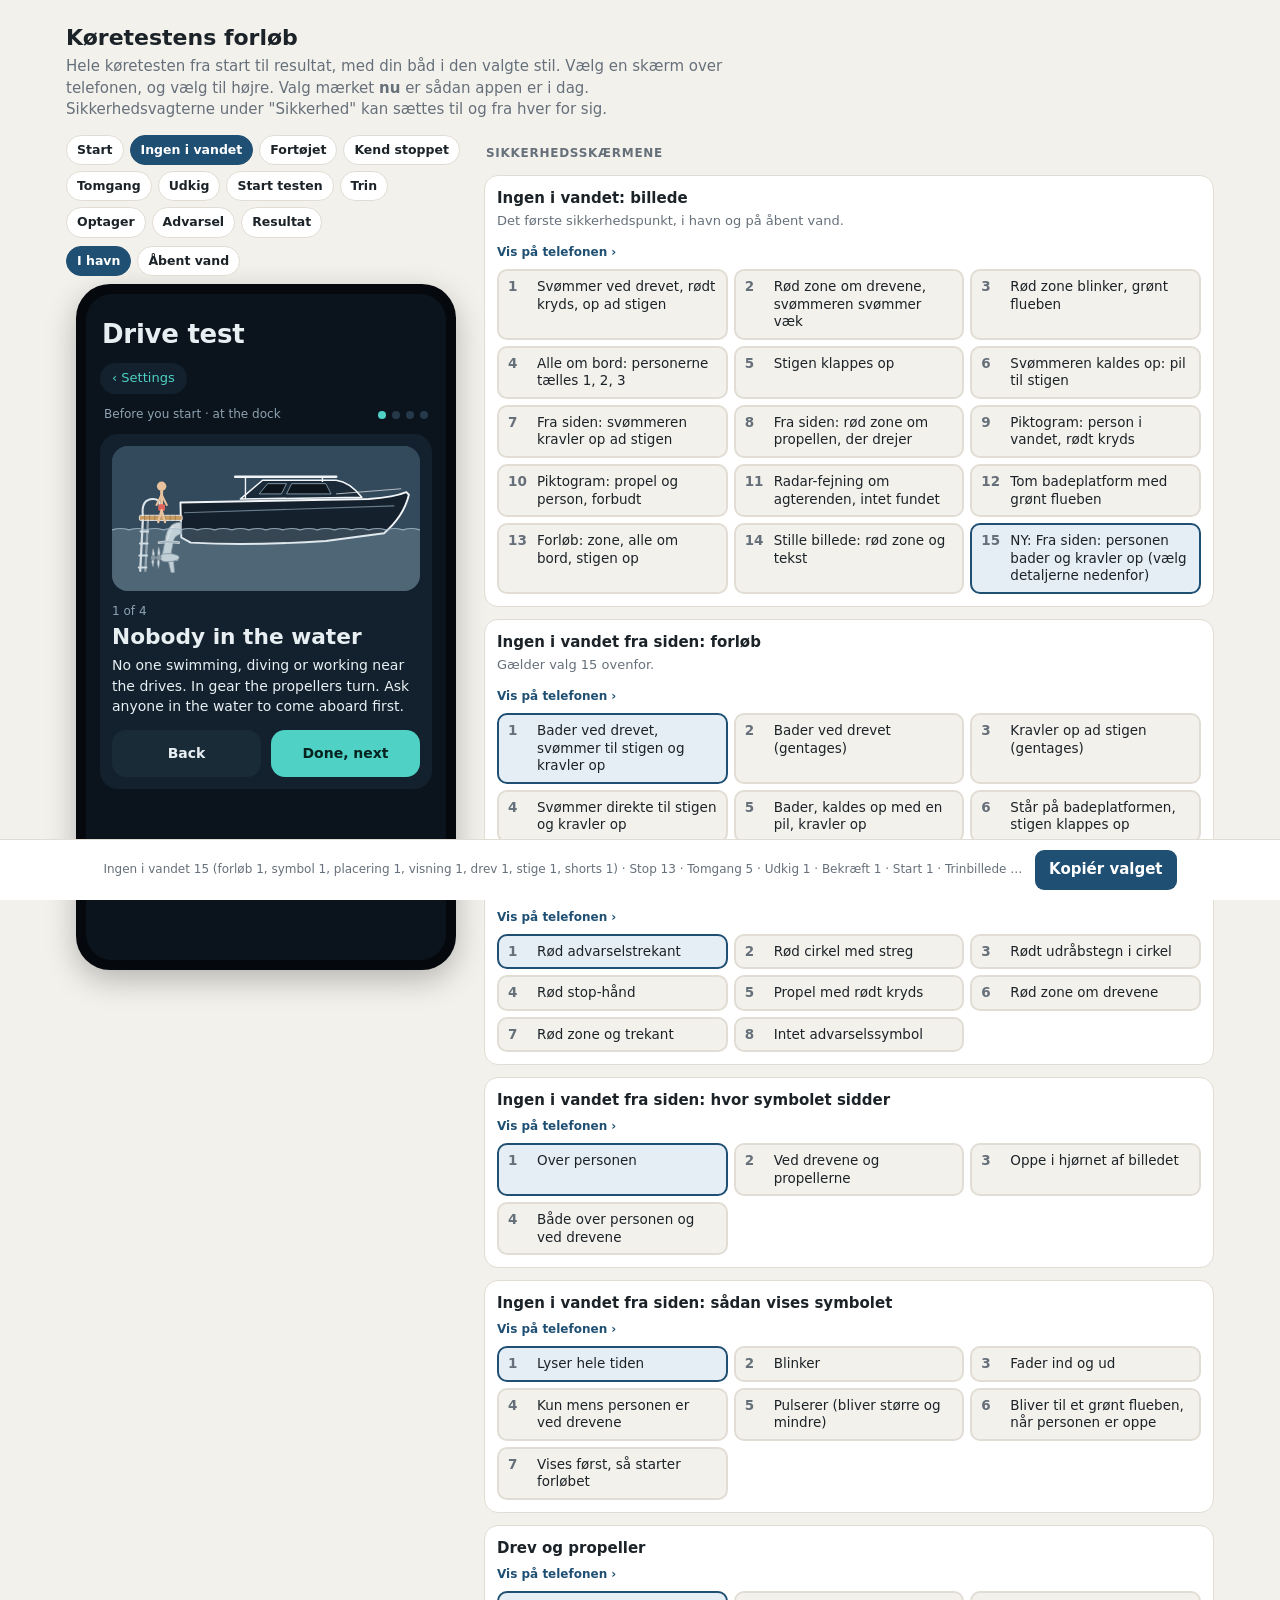
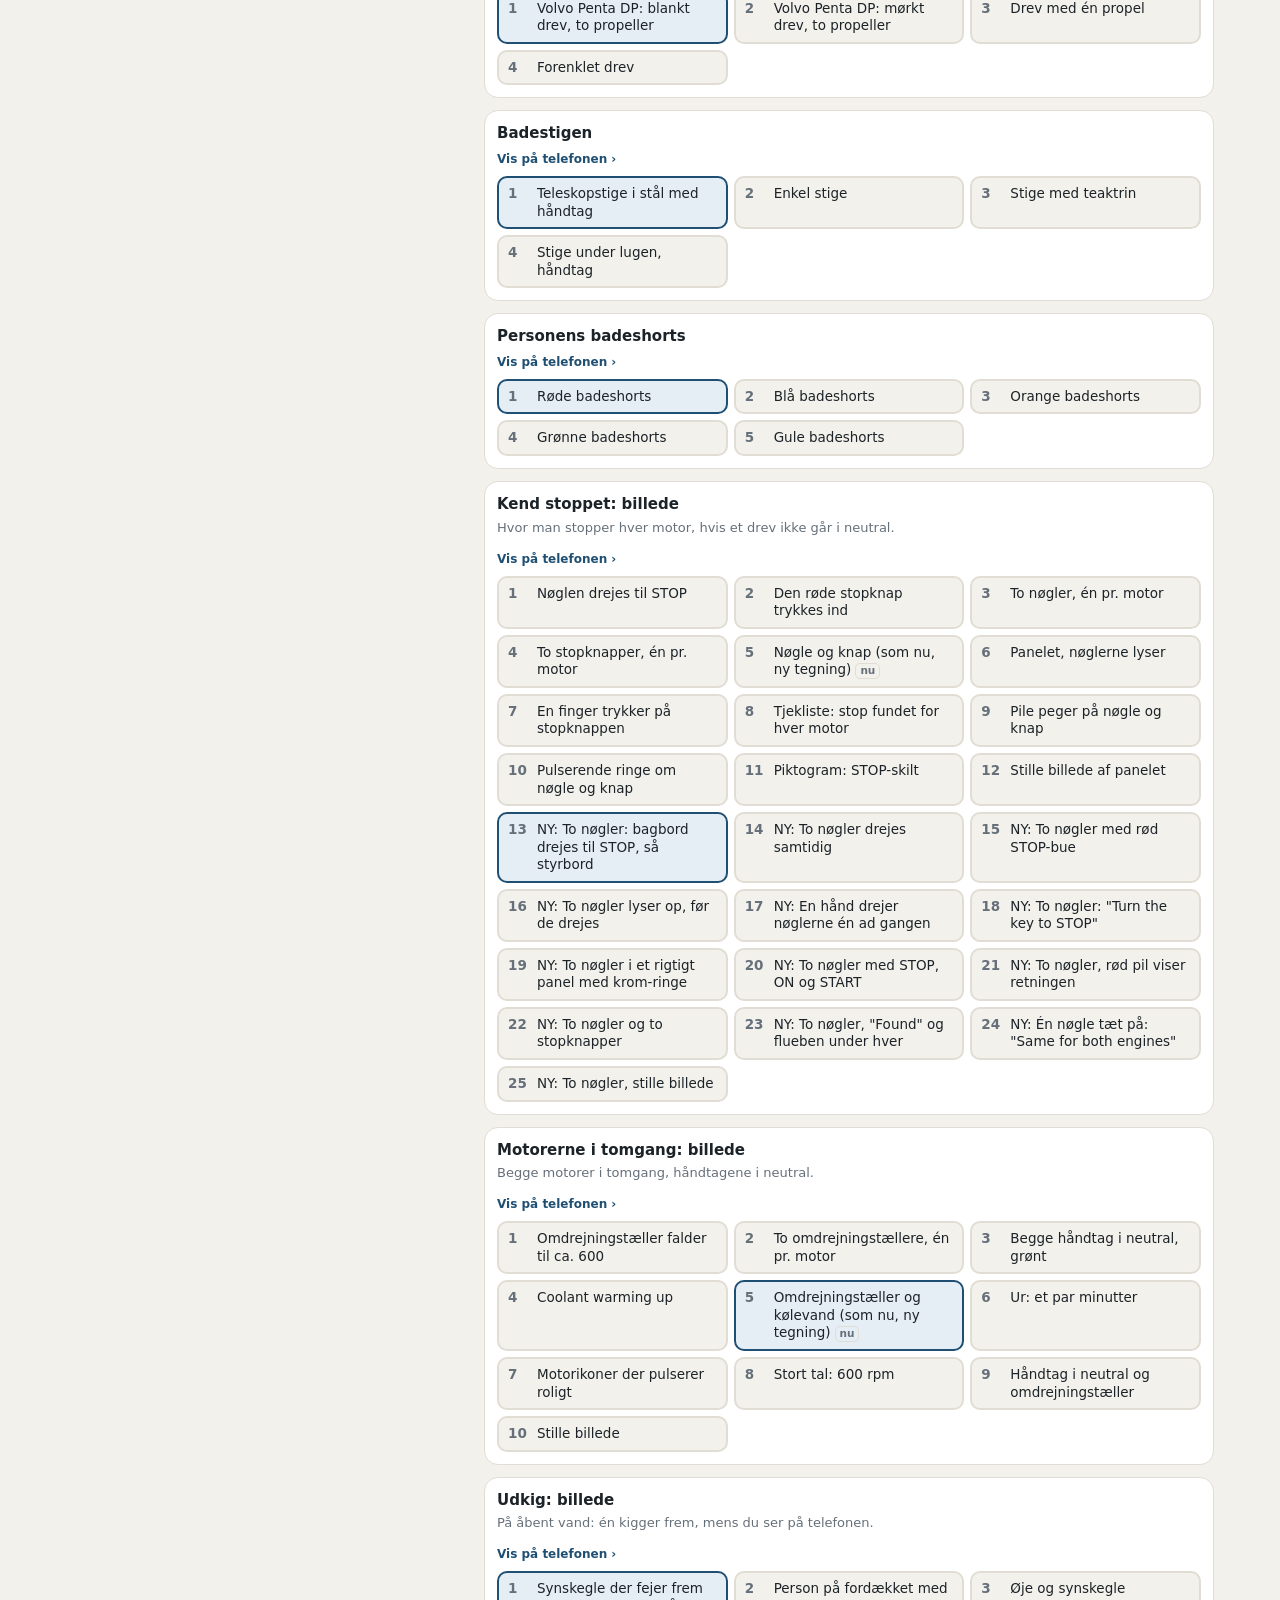
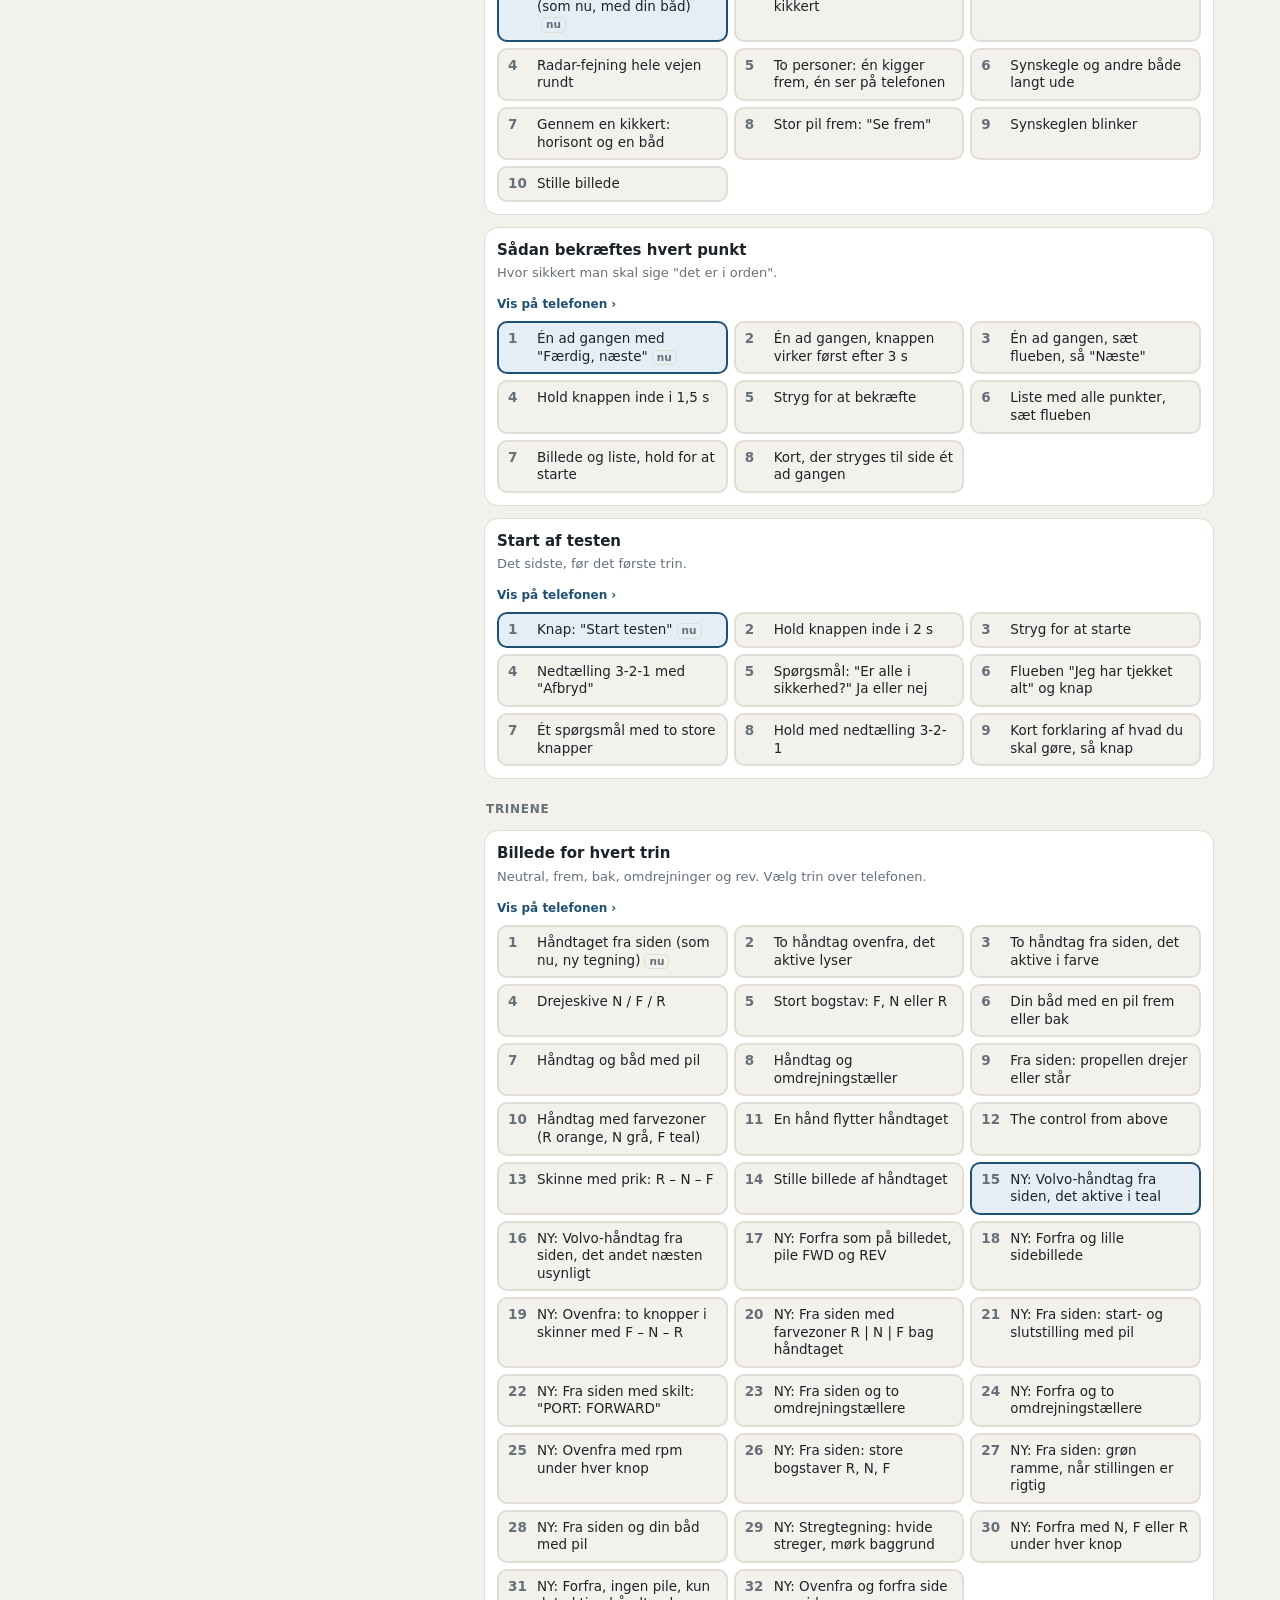
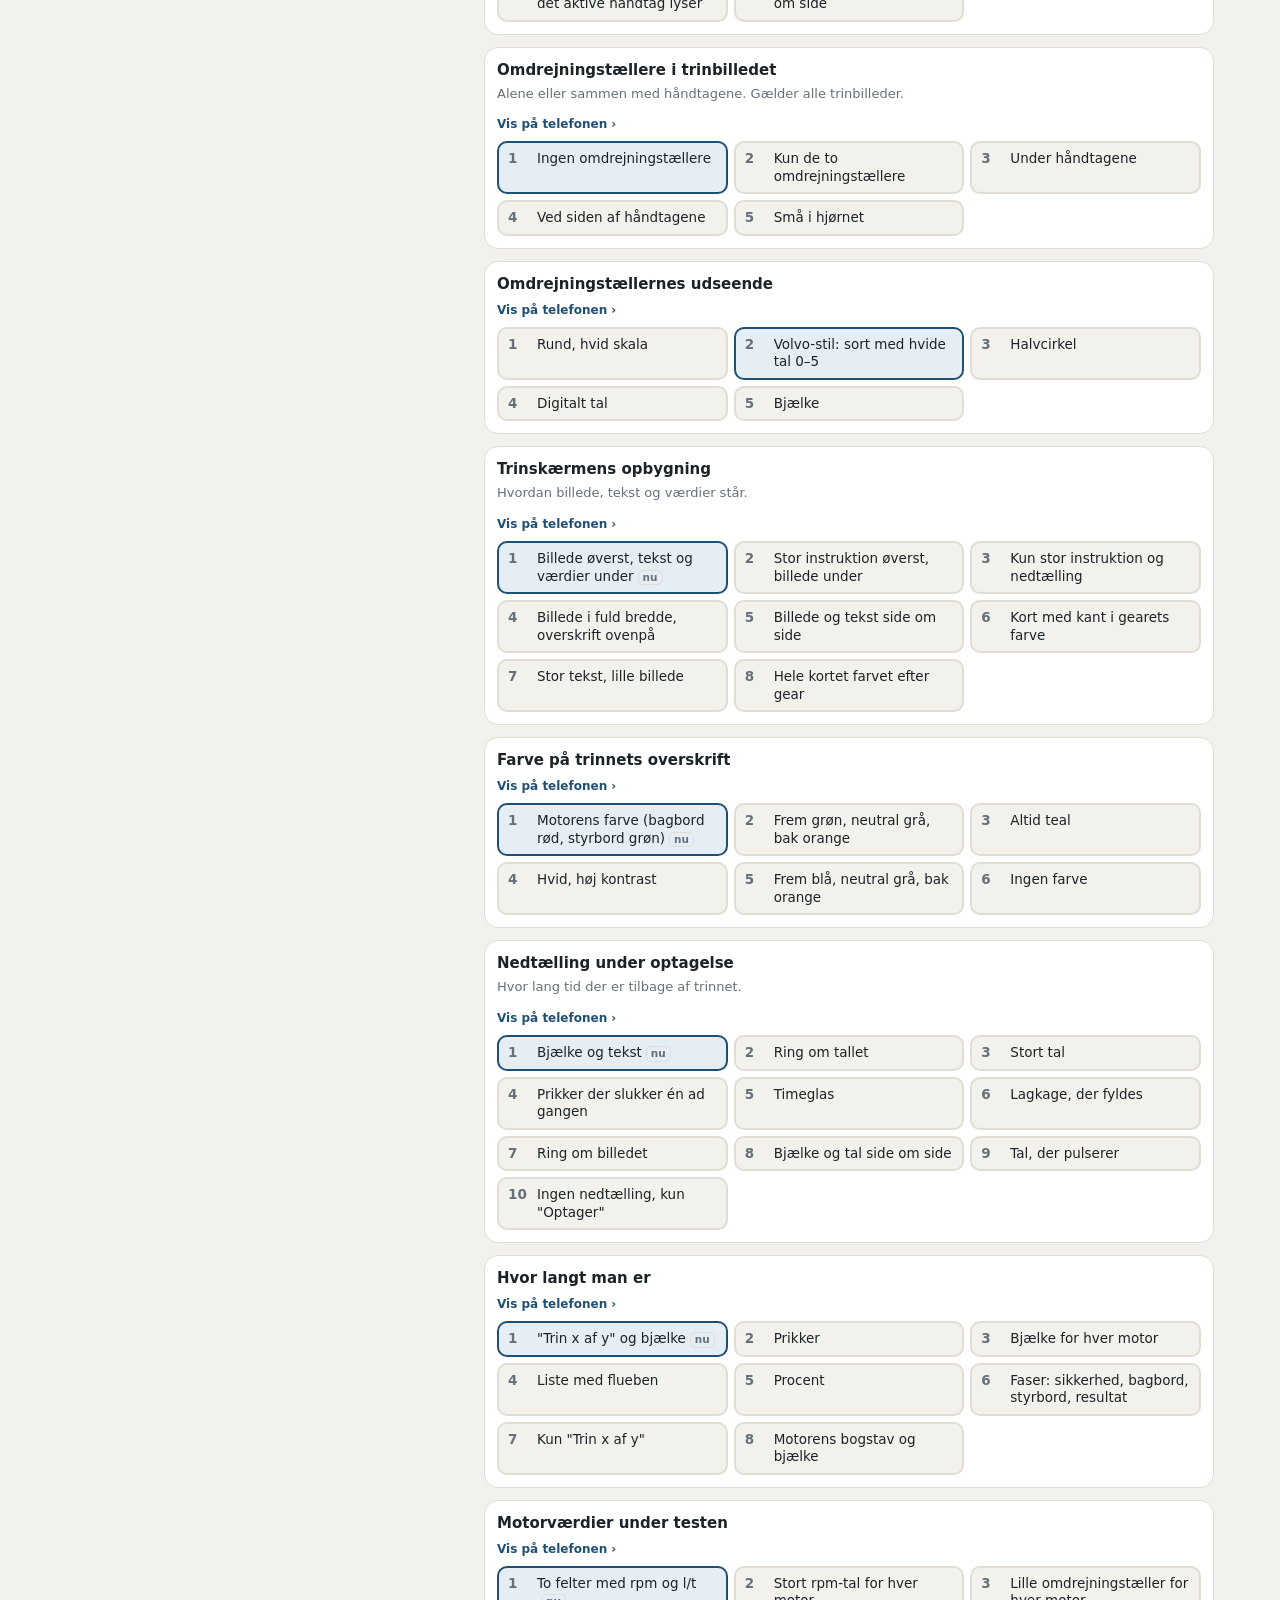
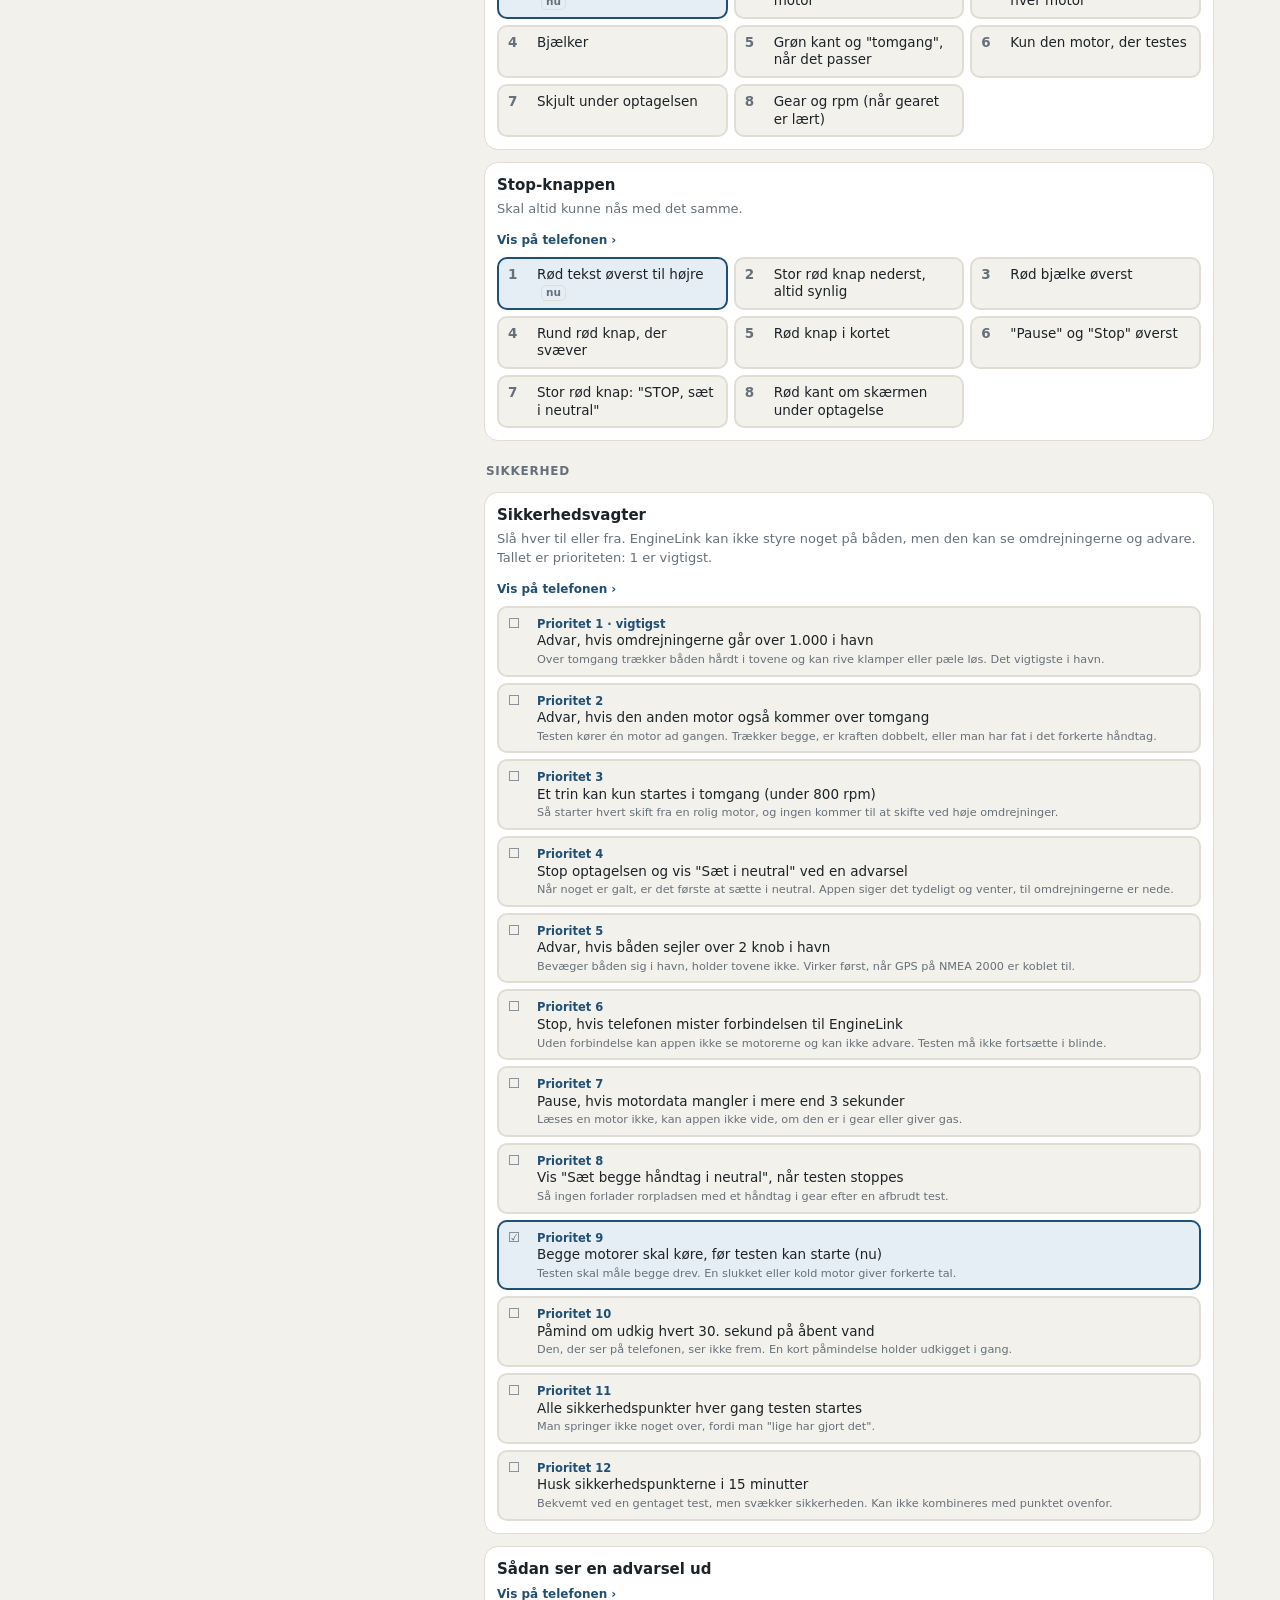
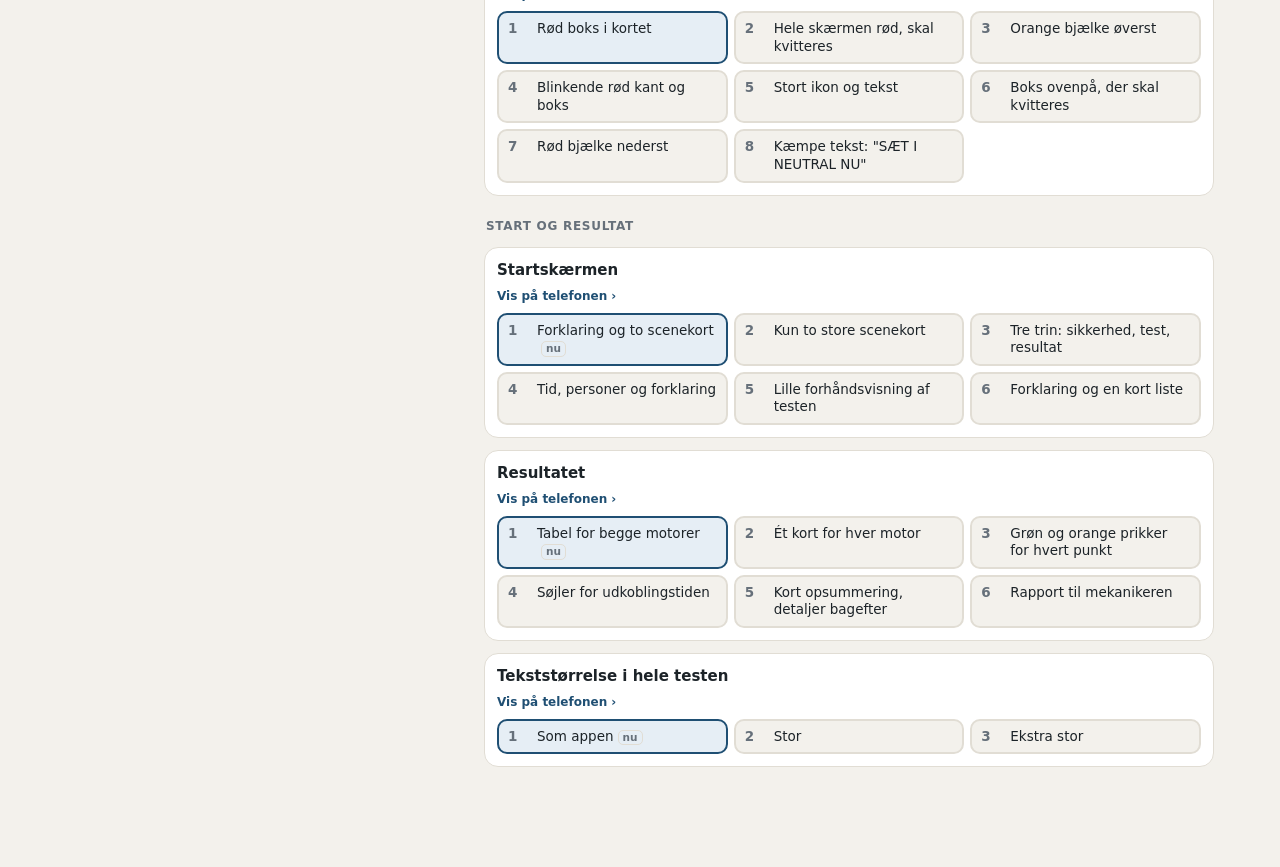
<file: tools/boat-studio/drive-test-flow.html>
<!doctype html><html lang="da"><head><meta charset="utf-8"><meta name="viewport" content="width=device-width,initial-scale=1,viewport-fit=cover">
<title>Køretestens forløb</title>
<meta name="claude:viewport-fit-sides" content="cover">
<style>
/* Layout: phone preview (sticky) beside a long column of choice groups. */
:root{--bg:#f3f1ec;--card:#fff;--ink:#1c2328;--mute:#66707a;--line:#e1ddd4;--acc:#1f4f73;--accbg:#e6eef5}
@media (prefers-color-scheme:dark){:root:not([data-theme="light"]){--bg:#12171b;--card:#1b2227;--ink:#e8ecef;--mute:#98a2ab;--line:#2b343b;--acc:#8cc0e6;--accbg:#1d3242;color-scheme:dark}}
:root[data-theme="dark"]{--bg:#12171b;--card:#1b2227;--ink:#e8ecef;--mute:#98a2ab;--line:#2b343b;--acc:#8cc0e6;--accbg:#1d3242;color-scheme:dark}
*{box-sizing:border-box}
body{margin:0;background:var(--bg);color:var(--ink);font:15px/1.45 system-ui,-apple-system,"Segoe UI",sans-serif;padding-bottom:84px}
.wrap{max-width:1180px;margin:0 auto;padding-block:16px;padding-left:max(16px,env(safe-area-inset-left,0px));padding-right:max(16px,env(safe-area-inset-right,0px))}
h1{font-size:22px;margin:6px 0 2px;text-wrap:balance}p.lead{color:var(--mute);margin:0 0 14px;max-width:70ch}
.layout{display:grid;grid-template-columns:400px minmax(0,1fr);gap:18px;align-items:start}
@media (max-width:860px){.layout{grid-template-columns:minmax(0,1fr)}}
.pvcol{position:sticky;top:env(safe-area-inset-top,0px);z-index:2;background:var(--bg);padding-bottom:8px}
.tabs{display:flex;gap:6px;flex-wrap:wrap;margin:0 0 8px}
.tabs button,.sub button{font:inherit;font-size:12.5px;font-weight:600;border:1px solid var(--line);background:var(--card);color:var(--ink);border-radius:999px;padding:5px 10px;cursor:pointer}
.tabs button[aria-pressed="true"],.sub button[aria-pressed="true"]{background:var(--acc);border-color:var(--acc);color:var(--card)}
.sub{display:flex;gap:6px;flex-wrap:wrap;margin:0 0 8px}
.phone{width:100%;max-width:380px;margin:0 auto;border-radius:34px;background:#05090d;padding:10px;box-shadow:0 10px 30px rgba(0,0,0,.25)}
.scr{border-radius:26px;overflow:hidden;background:#0b141c;color:#e8eff3;height:min(720px,74vh);overflow-y:auto;position:relative;font-size:14px}
@media (max-width:860px){.scr{height:56vh}}
.ctl{display:flex;flex-direction:column;gap:12px;min-width:0}
.cg{background:var(--card);border:1px solid var(--line);border-radius:14px;padding:12px}
.cg h3{font-size:15px;margin:0 0 3px}.cg>p{margin:0 0 10px;color:var(--mute);font-size:13px}
.cg .shows{font-size:12px;color:var(--acc);font-weight:600;margin:-6px 0 10px;cursor:pointer;background:none;border:0;padding:0;font-family:inherit}
.list{display:grid;grid-template-columns:repeat(auto-fill,minmax(210px,1fr));gap:6px}
.list button{all:unset;cursor:pointer;display:flex;gap:9px;align-items:flex-start;border:2px solid var(--line);background:var(--bg);border-radius:10px;padding:7px 9px;font-size:13.5px;line-height:1.3}
.list button[aria-pressed="true"]{border-color:var(--acc);background:var(--accbg)}
.list button:focus-visible,.tabs button:focus-visible,.sub button:focus-visible{outline:2px solid var(--acc);outline-offset:2px}
.list .n{min-width:20px;font-variant-numeric:tabular-nums;color:var(--mute);font-weight:700}
.prio{font-size:11.5px;color:var(--acc)}
.list .now{display:inline-block;font-size:10.5px;font-weight:700;color:var(--mute);border:1px solid var(--line);border-radius:5px;padding:0 4px;margin-left:4px}
.sec{font-size:12px;letter-spacing:.06em;text-transform:uppercase;color:var(--mute);font-weight:700;margin:10px 2px 0}
.bar{position:fixed;left:0;right:0;bottom:0;background:var(--card);border-top:1px solid var(--line);padding:10px max(16px,env(safe-area-inset-right,0px)) calc(10px + env(safe-area-inset-bottom,0px)) max(16px,env(safe-area-inset-left,0px));display:flex;gap:10px;align-items:center;justify-content:center;z-index:5}
.bar span{color:var(--mute);font-size:12px;max-width:72vw;overflow:hidden;text-overflow:ellipsis;white-space:nowrap}
.bar button{font:inherit;font-weight:600;border:0;border-radius:9px;padding:9px 14px;background:var(--acc);color:var(--card);cursor:pointer}

/* ---------- the phone app (EngineLink's dark theme) ---------- */
.ap{--a-bg:#0b141c;--a-card:#12212d;--a-track:#1a2b38;--a-text:#e8eff3;--a-sub:#8ea2b1;--a-teal:#4fd1c5;--a-red:#ef6461;--a-orange:#f2a54a;--a-green:#59c98a;--a-line:#26394a;padding:18px 14px 24px;min-height:100%}
.ap.big{font-size:16px}.ap.huge{font-size:18px}
.ap h2{font-size:26px;margin:4px 2px 10px;font-weight:750;letter-spacing:-.01em}
.ap .pill{display:inline-flex;gap:6px;align-items:center;color:var(--a-teal);background:var(--a-card);border-radius:999px;padding:6px 12px;font-size:13px;margin-bottom:12px}
.ap .card{background:var(--a-card);border-radius:18px;padding:12px;margin-bottom:12px}
.ap .t{font-size:1.55em;font-weight:750;line-height:1.15;margin-top:4px}
.ap .d{font-size:1em;margin-top:6px;color:var(--a-text)}
.ap .s{font-size:.86em;color:var(--a-sub)}
.ap .row{display:flex;gap:10px}
.ap .btn{flex:1;font:inherit;font-weight:650;border:0;border-radius:14px;padding:13px 10px;background:var(--a-track);color:var(--a-text);text-align:center;cursor:default;user-select:none}
.ap .btn.pri{background:var(--a-teal);color:#06231f}
.ap .btn.red{background:var(--a-red);color:#fff}
.ap .btn.ghost{background:none;border:1.5px solid var(--a-line)}
.ap .track{background:var(--a-track);border-radius:999px;height:8px;overflow:hidden}.ap .track i{display:block;height:100%;background:var(--a-teal);border-radius:999px}
.ap .scene{border-radius:16px;overflow:hidden;background:#33495c}.ap .scene svg{display:block;width:100%;height:auto}
.ap .eng{background:var(--a-track);border-radius:12px;padding:8px 10px;flex:1}
.ap .chk{width:22px;height:22px;border-radius:7px;border:2px solid var(--a-sub);display:inline-grid;place-items:center;flex:none}
.ap .chk.on{background:var(--a-teal);border-color:var(--a-teal)}
.ap .warnbox{border-radius:16px;padding:14px;margin-bottom:12px}
.ap .hd{font-size:.78em;letter-spacing:.08em;text-transform:uppercase;color:var(--a-sub);font-weight:700;margin:16px 4px 8px}
.ap table{width:100%;border-collapse:collapse;font-size:.9em}.ap td,.ap th{padding:6px 4px;text-align:left;border-bottom:1px solid var(--a-line)}.ap th{color:var(--a-sub);font-weight:600}

/* animations (all calm; reduced motion shows one still picture) */
.dtw{opacity:0;animation:dtw 4.5s ease-in-out infinite}@keyframes dtw{0%{opacity:0;transform:translateX(8px)}45%{opacity:.26}100%{opacity:0;transform:translateX(-12px)}}
.rock{animation:rock 9s ease-in-out infinite alternate;transform-box:view-box;transform-origin:145px 0px}@keyframes rock{0%{transform:translate(-1.2px,.8px) rotate(-.35deg)}100%{transform:translate(1.4px,-.9px) rotate(.45deg)}}
.pulse{animation:pulse 2.4s ease-in-out infinite}@keyframes pulse{0%,100%{opacity:.35}50%{opacity:1}}
.blink{animation:blink 1s steps(2,jump-none) infinite}@keyframes blink{0%{opacity:1}100%{opacity:.15}}
.spin{animation:spin 3s linear infinite;transform-box:fill-box;transform-origin:center}@keyframes spin{to{transform:rotate(360deg)}}
.sweep{animation:sweep 6s ease-in-out infinite;transform-box:view-box}@keyframes sweep{0%,100%{transform:rotate(-24deg)}50%{transform:rotate(24deg)}}
.sweep360{animation:sweep360 5s linear infinite;transform-box:view-box}@keyframes sweep360{to{transform:rotate(360deg)}}
.grow{animation:grow 2.2s ease-out infinite;transform-box:fill-box;transform-origin:center}@keyframes grow{0%{opacity:.9;transform:scale(.3)}100%{opacity:0;transform:scale(1.4)}}
.fadein{animation:fadein .5s ease-out both}@keyframes fadein{from{opacity:0}to{opacity:1}}
@media (prefers-reduced-motion:reduce){.scr *,.scr *::before{animation:none!important;transition:none!important}.dtw{opacity:.26}}
</style></head><body>
<div class="wrap">
<h1>Køretestens forløb</h1>
<p class="lead">Hele køretesten fra start til resultat, med din båd i den valgte stil. Vælg en skærm over telefonen, og vælg til højre. Valg mærket <b>nu</b> er sådan appen er i dag. Sikkerhedsvagterne under "Sikkerhed" kan sættes til og fra hver for sig.</p>
<div class="layout"><div class="pvcol"><div class="tabs" id="tabs"></div><div class="sub" id="sub"></div><div class="phone"><div class="scr" id="scr"></div></div></div>
<div class="ctl" id="ctl"></div></div></div>
<div class="bar"><span id="code"></span><button id="copy">Kopiér valget</button></div>
<script>
const BOAT=`"<path d=\"M-28.0 -49.6 Q-28.0 -58.6 -19.0 -58.6 L0.0 -58.6 L3.5 -58.6 L7.1 -58.7 L10.6 -58.8 L14.1 -58.9 L17.7 -59.0 L21.2 -59.0 L24.7 -59.1 L28.3 -59.2 L31.8 -59.3 L35.3 -59.4 L38.9 -59.4 L42.4 -59.5 L45.9 -59.6 L49.5 -59.7 L53.0 -59.7 L56.5 -59.8 L60.1 -59.9 L63.6 -59.9 L67.1 -60.0 L70.7 -60.1 L74.2 -60.1 L77.7 -60.2 L81.3 -60.3 L84.8 -60.3 L88.3 -60.4 L91.9 -60.4 L95.4 -60.5 L98.9 -60.5 L102.5 -60.6 L106.0 -60.6 L109.5 -60.7 L113.1 -60.7 L116.6 -60.7 L120.1 -60.8 L123.7 -60.8 L127.2 -60.8 L130.7 -60.9 L134.3 -60.9 L137.8 -60.9 L141.3 -60.9 L144.9 -61.0 L148.4 -61.0 L151.9 -61.0 L155.5 -61.0 L159.0 -61.0 L162.5 -61.0 L166.1 -61.0 L169.6 -61.0 L173.1 -60.9 L176.7 -60.8 L180.2 -60.7 L183.7 -60.5 L187.3 -60.2 L190.8 -60.0 L194.3 -59.7 L197.9 -59.3 L201.4 -58.9 L204.9 -58.5 L208.5 -58.0 L212.0 -57.5 L215.5 -57.0 L219.1 -56.3 L222.6 -55.7 L226.1 -55.0 L229.7 -54.3 L233.2 -53.5 L236.7 -52.6 L240.3 -51.7 L243.8 -50.7 L247.3 -49.7 L250.9 -48.7 L254.4 -47.5 L257.9 -46.3 L261.5 -45.1 L265.0 -43.7 L268.5 -42.3 L272.1 -40.8 L275.6 -39.2 L279.1 -37.5 L282.7 -35.7 L286.2 -33.8 L289.7 -31.7 L293.3 -29.5 L296.8 -27.1 L300.3 -24.5 L303.9 -21.6 L307.4 -18.3 L310.9 -14.4 L314.5 -9.6 L318.0 0.0 L318.0 0.0 L314.5 9.6 L310.9 14.4 L307.4 18.3 L303.9 21.6 L300.3 24.5 L296.8 27.1 L293.3 29.5 L289.7 31.7 L286.2 33.8 L282.7 35.7 L279.1 37.5 L275.6 39.2 L272.1 40.8 L268.5 42.3 L265.0 43.7 L261.5 45.1 L257.9 46.3 L254.4 47.5 L250.9 48.7 L247.3 49.7 L243.8 50.7 L240.3 51.7 L236.7 52.6 L233.2 53.5 L229.7 54.3 L226.1 55.0 L222.6 55.7 L219.1 56.3 L215.5 57.0 L212.0 57.5 L208.5 58.0 L204.9 58.5 L201.4 58.9 L197.9 59.3 L194.3 59.7 L190.8 60.0 L187.3 60.2 L183.7 60.5 L180.2 60.7 L176.7 60.8 L173.1 60.9 L169.6 61.0 L166.1 61.0 L162.5 61.0 L159.0 61.0 L155.5 61.0 L151.9 61.0 L148.4 61.0 L144.9 61.0 L141.3 60.9 L137.8 60.9 L134.3 60.9 L130.7 60.9 L127.2 60.8 L123.7 60.8 L120.1 60.8 L116.6 60.7 L113.1 60.7 L109.5 60.7 L106.0 60.6 L102.5 60.6 L98.9 60.5 L95.4 60.5 L91.9 60.4 L88.3 60.4 L84.8 60.3 L81.3 60.3 L77.7 60.2 L74.2 60.1 L70.7 60.1 L67.1 60.0 L63.6 59.9 L60.1 59.9 L56.5 59.8 L53.0 59.7 L49.5 59.7 L45.9 59.6 L42.4 59.5 L38.9 59.4 L35.3 59.4 L31.8 59.3 L28.3 59.2 L24.7 59.1 L21.2 59.0 L17.7 59.0 L14.1 58.9 L10.6 58.8 L7.1 58.7 L3.5 58.6 L0.0 58.6 L-19.0 58.6 Q-28.0 58.6 -28.0 49.6Z\" fill=\"#14202c\" stroke=\"#f2f5f7\" stroke-width=\"2.2\" stroke-linejoin=\"round\" stroke-linecap=\"round\"/><path d=\"M-24.0 -47.6 H4.0 Q6.0 -47.6 6.0 -45.6 V45.6 Q6.0 47.6 4.0 47.6 H-24.0 Q-26.0 47.6 -26.0 45.6 V-45.6 Q-26.0 -47.6 -24.0 -47.6Z\" fill=\"#22344a\"/><path d=\"M6.0 -47.6 L-26.0 -47.6\" fill=\"none\" stroke=\"#8ea3b4\" stroke-width=\"1\" stroke-linejoin=\"round\" stroke-linecap=\"round\"/><path d=\"M6.0 47.6 L-26.0 47.6\" fill=\"none\" stroke=\"#8ea3b4\" stroke-width=\"1\" stroke-linejoin=\"round\" stroke-linecap=\"round\"/><path d=\"M-23.0 27.1 H-11.0 Q-9.0 27.1 -9.0 29.1 V40.1 Q-9.0 42.1 -11.0 42.1 H-23.0 Q-25.0 42.1 -25.0 40.1 V29.1 Q-25.0 27.1 -23.0 27.1Z\" fill=\"none\" stroke=\"#8ea3b4\" stroke-width=\"1.1\" stroke-linejoin=\"round\" stroke-linecap=\"round\"/><path d=\"M80.0 -47.4 L77.1 -47.3 L74.2 -47.0 L71.3 -46.8 L68.4 -46.5 L65.5 -46.2 L62.6 -45.9 L59.7 -45.6 L56.8 -45.2 L53.9 -44.9 L51.0 -44.5 L48.1 -44.1 L45.2 -43.7 L42.3 -43.3 L39.4 -42.9 L36.5 -42.5 L33.6 -42.1 L30.7 -41.7 L27.8 -41.2 L24.9 -40.8 L22.0 -40.3 Q12.0 -38.8 12.0 -28.8 L12.0 28.8 Q12.0 38.8 22.0 40.3 L22.0 40.3 L24.9 40.8 L27.8 41.2 L30.7 41.7 L33.6 42.1 L36.5 42.5 L39.4 42.9 L42.3 43.3 L45.2 43.7 L48.1 44.1 L51.0 44.5 L53.9 44.9 L56.8 45.2 L59.7 45.6 L62.6 45.9 L65.5 46.2 L68.4 46.5 L71.3 46.8 L74.2 47.0 L77.1 47.3 L80.0 47.4\" fill=\"none\" stroke=\"#8ea3b4\" stroke-width=\"1\" stroke-linejoin=\"round\" stroke-linecap=\"round\"/><path d=\"M110.1 -56.4 L110.2 -56.4 L110.4 -56.4 L110.7 -56.4 L111.2 -56.4 L111.7 -56.4 L112.4 -56.4 L113.1 -56.4 L114.0 -56.4 L114.9 -56.4 L115.8 -56.4 L116.6 -56.4 L117.5 -56.5 L118.4 -56.5 L119.3 -56.5 L120.1 -56.5 L121.0 -56.5 L121.9 -56.5 L122.8 -56.5 L123.6 -56.5 L124.5 -56.5 L125.4 -56.5 L126.3 -56.5 L127.1 -56.5 L128.0 -56.5 L128.9 -56.6 L129.8 -56.6 L130.6 -56.6 L131.5 -56.6 L132.4 -56.6 L133.3 -56.6 L134.1 -56.6 L135.0 -56.6 L135.9 -56.6 L136.8 -56.6 L137.6 -56.6 L138.5 -56.6 L139.4 -56.6 L140.3 -56.6 L141.1 -56.6 L142.0 -56.6 L142.9 -56.6 L143.8 -56.6 L144.6 -56.7 L145.5 -56.7 L146.4 -56.7 L147.3 -56.7 L148.1 -56.7 L149.0 -56.7 L149.9 -56.7 L150.8 -56.7 L151.6 -56.7 L152.5 -56.7 L153.4 -56.7 L154.3 -56.7 L155.1 -56.7 L156.0 -56.7 L156.9 -56.7 L157.8 -56.7 L158.6 -56.7 L159.5 -56.7 L160.4 -56.7 L161.3 -56.7 L162.1 -56.7 L163.0 -56.7 L163.8 -56.7 L164.6 -56.6 L165.2 -56.4 L165.8 -56.3 L166.3 -56.0 L166.8 -55.8 L167.2 -55.5 L167.5 -55.1 L167.8 -54.7 L168.1 -54.4 L168.4 -54.0 L168.7 -53.7 L169.0 -53.3 L169.3 -53.0 L169.6 -52.6 L169.9 -52.2 L170.2 -51.9 L170.5 -51.5 L170.8 -51.2 L171.0 -50.8 L171.3 -50.4 L171.6 -50.1 L171.9 -49.7 L172.2 -49.4 L172.5 -49.0 L172.8 -48.7 L173.0 -48.3 L173.3 -47.9 L173.6 -47.6 L173.9 -47.2 L174.1 -46.9 L174.4 -46.5 L174.7 -46.1 L174.9 -45.8 L175.2 -45.4 L175.5 -45.1 L175.7 -44.7 L176.0 -44.3 L176.2 -44.0 L176.5 -43.6 L176.8 -43.3 L177.0 -42.9 L177.3 -42.5 L177.5 -42.2 L177.8 -41.8 L178.0 -41.5 L178.2 -41.1 L178.5 -40.7 L178.7 -40.4 L179.0 -40.0 L179.2 -39.7 L179.5 -39.3 L179.7 -38.9 L179.9 -38.6 L180.2 -38.2 L180.4 -37.9 L180.6 -37.5 L180.8 -37.1 L181.1 -36.8 L181.3 -36.4 L181.5 -36.1 L181.7 -35.7 L181.9 -35.3 L182.2 -35.0 L182.4 -34.6 L182.6 -34.3 L182.8 -33.9 L183.0 -33.6 L183.2 -33.2 L183.4 -32.8 L183.6 -32.5 L183.8 -32.1 L184.0 -31.8 L184.2 -31.4 L184.4 -31.0 L184.6 -30.7 L184.8 -30.3 L185.0 -30.0 L185.2 -29.6 L185.4 -29.3 L185.6 -28.9 L185.8 -28.5 L185.9 -28.2 L186.1 -27.8 L186.3 -27.5 L186.5 -27.1 L186.6 -26.8 L186.8 -26.4 L187.0 -26.1 L187.2 -25.7 L187.3 -25.3 L187.5 -25.0 L187.7 -24.6 L187.8 -24.3 L188.0 -23.9 L188.1 -23.6 L188.3 -23.2 L188.5 -22.9 L188.6 -22.5 L188.8 -22.2 L188.9 -21.8 L189.1 -21.5 L189.2 -21.1 L189.3 -20.7 L189.5 -20.4 L189.6 -20.0 L189.8 -19.7 L189.9 -19.3 L190.0 -19.0 L190.2 -18.6 L190.3 -18.3 L190.4 -17.9 L190.6 -17.6 L190.7 -17.2 L190.8 -16.9 L190.9 -16.5 L191.0 -16.2 L191.2 -15.8 L191.3 -15.5 L191.4 -15.1 L191.5 -14.8 L191.6 -14.4 L191.7 -14.1 L191.8 -13.7 L191.9 -13.4 L192.0 -13.0 L192.1 -12.7 L192.2 -12.3 L192.3 -12.0 L192.4 -11.6 L192.5 -11.3 L192.6 -10.9 L192.6 -10.6 L192.7 -10.2 L192.8 -9.9 L192.9 -9.5 L193.0 -9.2 L193.0 -8.8 L193.1 -8.5 L193.2 -8.1 L193.2 -7.8 L193.3 -7.5 L193.4 -7.1 L193.4 -6.8 L193.5 -6.4 L193.5 -6.1 L193.6 -5.7 L193.6 -5.4 L193.7 -5.0 L193.7 -4.7 L193.8 -4.3 L193.8 -4.0 L193.9 -3.6 L193.9 -3.3 L193.9 -2.9 L193.9 -2.6 L194.0 -2.3 L194.0 -1.9 L194.0 -1.6 L194.0 -1.2 L194.0 -0.9 L194.0 -0.5 L194.0 -0.2 L194.0 0.2 L194.0 0.5 L194.0 0.9 L194.0 1.2 L194.0 1.6 L194.0 1.9 L194.0 2.3 L193.9 2.6 L193.9 2.9 L193.9 3.3 L193.9 3.6 L193.8 4.0 L193.8 4.3 L193.7 4.7 L193.7 5.0 L193.6 5.4 L193.6 5.7 L193.5 6.1 L193.5 6.4 L193.4 6.8 L193.4 7.1 L193.3 7.5 L193.2 7.8 L193.2 8.1 L193.1 8.5 L193.0 8.8 L193.0 9.2 L192.9 9.5 L192.8 9.9 L192.7 10.2 L192.6 10.6 L192.6 10.9 L192.5 11.3 L192.4 11.6 L192.3 12.0 L192.2 12.3 L192.1 12.7 L192.0 13.0 L191.9 13.4 L191.8 13.7 L191.7 14.1 L191.6 14.4 L191.5 14.8 L191.4 15.1 L191.3 15.5 L191.2 15.8 L191.0 16.2 L190.9 16.5 L190.8 16.9 L190.7 17.2 L190.6 17.6 L190.4 17.9 L190.3 18.3 L190.2 18.6 L190.0 19.0 L189.9 19.3 L189.8 19.7 L189.6 20.0 L189.5 20.4 L189.3 20.7 L189.2 21.1 L189.1 21.5 L188.9 21.8 L188.8 22.2 L188.6 22.5 L188.5 22.9 L188.3 23.2 L188.1 23.6 L188.0 23.9 L187.8 24.3 L187.7 24.6 L187.5 25.0 L187.3 25.3 L187.2 25.7 L187.0 26.1 L186.8 26.4 L186.6 26.8 L186.5 27.1 L186.3 27.5 L186.1 27.8 L185.9 28.2 L185.8 28.5 L185.6 28.9 L185.4 29.3 L185.2 29.6 L185.0 30.0 L184.8 30.3 L184.6 30.7 L184.4 31.0 L184.2 31.4 L184.0 31.8 L183.8 32.1 L183.6 32.5 L183.4 32.8 L183.2 33.2 L183.0 33.6 L182.8 33.9 L182.6 34.3 L182.4 34.6 L182.2 35.0 L181.9 35.3 L181.7 35.7 L181.5 36.1 L181.3 36.4 L181.1 36.8 L180.8 37.1 L180.6 37.5 L180.4 37.9 L180.2 38.2 L179.9 38.6 L179.7 38.9 L179.5 39.3 L179.2 39.7 L179.0 40.0 L178.7 40.4 L178.5 40.7 L178.2 41.1 L178.0 41.5 L177.8 41.8 L177.5 42.2 L177.3 42.5 L177.0 42.9 L176.8 43.3 L176.5 43.6 L176.2 44.0 L176.0 44.3 L175.7 44.7 L175.5 45.1 L175.2 45.4 L174.9 45.8 L174.7 46.1 L174.4 46.5 L174.1 46.9 L173.9 47.2 L173.6 47.6 L173.3 47.9 L173.0 48.3 L172.8 48.7 L172.5 49.0 L172.2 49.4 L171.9 49.7 L171.6 50.1 L171.3 50.4 L171.0 50.8 L170.8 51.2 L170.5 51.5 L170.2 51.9 L169.9 52.2 L169.6 52.6 L169.3 53.0 L169.0 53.3 L168.7 53.7 L168.4 54.0 L168.1 54.4 L167.8 54.7 L167.5 55.1 L167.2 55.5 L166.8 55.8 L166.3 56.0 L165.8 56.3 L165.2 56.4 L164.6 56.6 L163.8 56.7 L163.0 56.7 L162.1 56.7 L161.3 56.7 L160.4 56.7 L159.5 56.7 L158.6 56.7 L157.8 56.7 L156.9 56.7 L156.0 56.7 L155.1 56.7 L154.3 56.7 L153.4 56.7 L152.5 56.7 L151.6 56.7 L150.8 56.7 L149.9 56.7 L149.0 56.7 L148.1 56.7 L147.3 56.7 L146.4 56.7 L145.5 56.7 L144.6 56.7 L143.8 56.6 L142.9 56.6 L142.0 56.6 L141.1 56.6 L140.3 56.6 L139.4 56.6 L138.5 56.6 L137.6 56.6 L136.8 56.6 L135.9 56.6 L135.0 56.6 L134.1 56.6 L133.3 56.6 L132.4 56.6 L131.5 56.6 L130.6 56.6 L129.8 56.6 L128.9 56.6 L128.0 56.5 L127.1 56.5 L126.3 56.5 L125.4 56.5 L124.5 56.5 L123.6 56.5 L122.8 56.5 L121.9 56.5 L121.0 56.5 L120.1 56.5 L119.3 56.5 L118.4 56.5 L117.5 56.5 L116.6 56.4 L115.8 56.4 L114.9 56.4 L114.0 56.4 L113.1 56.4 L112.4 56.4 L111.7 56.4 L111.2 56.4 L110.7 56.4 L110.4 56.4 L110.2 56.4 L110.1 56.4\" fill=\"none\" stroke=\"#f2f5f7\" stroke-width=\"2.2\" stroke-linejoin=\"round\" stroke-linecap=\"round\"/><path d=\"M40.0 -30.5 Q40.0 -44.5 54.0 -46.4 L54.1 -46.4 L54.3 -46.4 L54.6 -46.4 L55.0 -46.5 L55.6 -46.6 L56.2 -46.6 L56.9 -46.7 L57.8 -46.8 L58.6 -46.9 L59.4 -47.0 L60.3 -47.1 L61.1 -47.2 L61.9 -47.3 L62.8 -47.4 L63.6 -47.5 L64.5 -47.6 L65.3 -47.7 L66.1 -47.8 L67.0 -47.8 L67.8 -47.9 L68.6 -48.0 L69.5 -48.1 L70.3 -48.2 L71.1 -48.3 L72.0 -48.3 L72.8 -48.4 L73.7 -48.5 L74.5 -48.5 L75.3 -48.6 L76.2 -48.7 L77.0 -48.7 L77.8 -48.8 L78.7 -48.8 L79.5 -48.9 L80.4 -48.9 L81.2 -48.9 L82.0 -49.0 L82.9 -49.0 L83.7 -49.0 L84.5 -49.0 L85.4 -49.0 L86.2 -49.0 L87.0 -49.1 L87.9 -49.1 L88.7 -49.1 L89.6 -49.1 L90.4 -49.1 L91.2 -49.1 L92.1 -49.1 L92.9 -49.1 L93.7 -49.2 L94.6 -49.2 L95.4 -49.2 L96.2 -49.2 L97.1 -49.2 L97.9 -49.2 L98.8 -49.2 L99.6 -49.2 L100.4 -49.2 L101.3 -49.3 L102.1 -49.3 L102.9 -49.3 L103.8 -49.3 L104.6 -49.3 L105.4 -49.3 L106.3 -49.3 L107.1 -49.3 L108.0 -49.3 L108.8 -49.4 L109.6 -49.4 L110.5 -49.4 L111.3 -49.4 L112.1 -49.4 L113.0 -49.4 L113.8 -49.4 L114.7 -49.4 L115.5 -49.4 L116.3 -49.4 L117.2 -49.4 L118.0 -49.5 L118.8 -49.5 L119.7 -49.5 L120.5 -49.5 L121.3 -49.5 L122.2 -49.5 L123.0 -49.5 L123.9 -49.5 L124.7 -49.5 L125.5 -49.5 L126.4 -49.5 L127.2 -49.5 L128.0 -49.5 L128.9 -49.6 L129.7 -49.6 L130.5 -49.6 L131.4 -49.6 L132.2 -49.6 L133.1 -49.6 L133.9 -49.6 L134.7 -49.6 L135.6 -49.6 L136.4 -49.6 L137.2 -49.6 L138.1 -49.6 L138.9 -49.6 L139.7 -49.6 L140.6 -49.6 L141.4 -49.6 L142.3 -49.6 L143.1 -49.6 L143.9 -49.6 L144.8 -49.7 L145.6 -49.7 L146.4 -49.7 L147.3 -49.7 L148.1 -49.7 L148.9 -49.7 L149.8 -49.7 L150.6 -49.7 L151.5 -49.7 L152.3 -49.7 L153.1 -49.7 L154.0 -49.7 L154.8 -49.7 L155.6 -49.7 L156.5 -49.7 L157.3 -49.7 L158.2 -49.7 L158.9 -49.6 L159.6 -49.6 L160.3 -49.4 L160.8 -49.2 L161.3 -49.0 L161.7 -48.8 L162.1 -48.4 L162.4 -48.1 L162.7 -47.7 L163.0 -47.4 L163.3 -47.0 L163.5 -46.6 L163.8 -46.3 L164.1 -45.9 L164.4 -45.6 L164.7 -45.2 L164.9 -44.9 L165.2 -44.5 L165.5 -44.1 L165.8 -43.8 L166.0 -43.4 L166.3 -43.1 L166.6 -42.7 L166.8 -42.3 L167.1 -42.0 L167.3 -41.6 L167.6 -41.3 L167.9 -40.9 L168.1 -40.5 L168.4 -40.2 L168.6 -39.8 L168.9 -39.5 L169.1 -39.1 L169.3 -38.7 L169.6 -38.4 L169.8 -38.0 L170.1 -37.7 L170.3 -37.3 L170.5 -36.9 L170.8 -36.6 L171.0 -36.2 L171.2 -35.9 L171.5 -35.5 L171.7 -35.1 L171.9 -34.8 L172.1 -34.4 L172.3 -34.1 L172.6 -33.7 L172.8 -33.3 L173.0 -33.0 L173.2 -32.6 L173.4 -32.3 L173.6 -31.9 L173.8 -31.5 L174.0 -31.2 L174.2 -30.8 L174.4 -30.5 L174.6 -30.1 L174.8 -29.8 L175.0 -29.4 L175.2 -29.0 L175.4 -28.7 L175.6 -28.3 L175.8 -28.0 L176.0 -27.6 L176.2 -27.2 L176.3 -26.9 L176.5 -26.5 L176.7 -26.2 L176.9 -25.8 L177.0 -25.5 L177.2 -25.1 L177.4 -24.7 L177.6 -24.4 L177.7 -24.0 L177.9 -23.7 L178.1 -23.3 L178.2 -23.0 L178.4 -22.6 L178.5 -22.3 L178.7 -21.9 L178.8 -21.5 L179.0 -21.2 L179.1 -20.8 L179.3 -20.5 L179.4 -20.1 L179.6 -19.8 L179.7 -19.4 L179.9 -19.1 L180.0 -18.7 L180.1 -18.4 L180.3 -18.0 L180.4 -17.6 L180.5 -17.3 L180.7 -16.9 L180.8 -16.6 L180.9 -16.2 L181.0 -15.9 L181.2 -15.5 L181.3 -15.2 L181.4 -14.8 L181.5 -14.5 L181.6 -14.1 L181.7 -13.8 L181.9 -13.4 L182.0 -13.1 L182.1 -12.7 L182.2 -12.4 L182.3 -12.0 L182.4 -11.7 L182.5 -11.3 L182.6 -11.0 L182.7 -10.6 L182.8 -10.3 L182.9 -9.9 L182.9 -9.5 L183.0 -9.2 L183.1 -8.8 L183.2 -8.5 L183.3 -8.1 L183.4 -7.8 L183.5 -7.4 L183.5 -7.1 L183.6 -6.7 L183.7 -6.4 L183.7 -6.1 L183.8 -5.7 L183.9 -5.4 L183.9 -5.0 L184.0 -4.7 L184.1 -4.3 L184.1 -4.0 L184.2 -3.6 L184.2 -3.3 L184.3 -2.9 L184.4 -2.6 L184.4 -2.2 L184.5 -1.9 L184.5 -1.7 L184.5 -1.4 L184.6 -1.2 L184.6 -0.9 L184.7 -0.8 L184.7 -0.6 L184.7 -0.4 L184.8 -0.3 L184.8 -0.2 L184.8 -0.1 L184.9 -0.1 L184.9 -0.0 L184.9 0.0 L184.9 0.0 L185.0 0.0 L185.0 0.0 L185.0 0.0 L185.0 0.0 L185.0 0.0 L185.0 0.0 L185.0 0.0 L185.1 0.0 L185.1 0.0 L185.1 0.0 L185.1 0.0 L185.1 0.0 L185.1 0.0 L185.1 0.0 L185.1 0.0 L185.0 0.0 L185.0 0.0 L185.0 0.0 L185.0 0.0 L185.0 0.0 L185.0 0.0 L185.0 0.0 L184.9 0.0 L184.9 0.0 L184.9 0.0 L184.9 0.1 L184.8 0.1 L184.8 0.2 L184.8 0.3 L184.7 0.4 L184.7 0.6 L184.7 0.8 L184.6 0.9 L184.6 1.2 L184.5 1.4 L184.5 1.7 L184.5 1.9 L184.4 2.2 L184.4 2.6 L184.3 2.9 L184.2 3.3 L184.2 3.6 L184.1 4.0 L184.1 4.3 L184.0 4.7 L183.9 5.0 L183.9 5.4 L183.8 5.7 L183.7 6.1 L183.7 6.4 L183.6 6.7 L183.5 7.1 L183.5 7.4 L183.4 7.8 L183.3 8.1 L183.2 8.5 L183.1 8.8 L183.0 9.2 L182.9 9.5 L182.9 9.9 L182.8 10.3 L182.7 10.6 L182.6 11.0 L182.5 11.3 L182.4 11.7 L182.3 12.0 L182.2 12.4 L182.1 12.7 L182.0 13.1 L181.9 13.4 L181.7 13.8 L181.6 14.1 L181.5 14.5 L181.4 14.8 L181.3 15.2 L181.2 15.5 L181.0 15.9 L180.9 16.2 L180.8 16.6 L180.7 16.9 L180.5 17.3 L180.4 17.6 L180.3 18.0 L180.1 18.4 L180.0 18.7 L179.9 19.1 L179.7 19.4 L179.6 19.8 L179.4 20.1 L179.3 20.5 L179.1 20.8 L179.0 21.2 L178.8 21.5 L178.7 21.9 L178.5 22.3 L178.4 22.6 L178.2 23.0 L178.1 23.3 L177.9 23.7 L177.7 24.0 L177.6 24.4 L177.4 24.7 L177.2 25.1 L177.0 25.5 L176.9 25.8 L176.7 26.2 L176.5 26.5 L176.3 26.9 L176.2 27.2 L176.0 27.6 L175.8 28.0 L175.6 28.3 L175.4 28.7 L175.2 29.0 L175.0 29.4 L174.8 29.8 L174.6 30.1 L174.4 30.5 L174.2 30.8 L174.0 31.2 L173.8 31.5 L173.6 31.9 L173.4 32.3 L173.2 32.6 L173.0 33.0 L172.8 33.3 L172.6 33.7 L172.3 34.1 L172.1 34.4 L171.9 34.8 L171.7 35.1 L171.5 35.5 L171.2 35.9 L171.0 36.2 L170.8 36.6 L170.5 36.9 L170.3 37.3 L170.1 37.7 L169.8 38.0 L169.6 38.4 L169.3 38.7 L169.1 39.1 L168.9 39.5 L168.6 39.8 L168.4 40.2 L168.1 40.5 L167.9 40.9 L167.6 41.3 L167.3 41.6 L167.1 42.0 L166.8 42.3 L166.6 42.7 L166.3 43.1 L166.0 43.4 L165.8 43.8 L165.5 44.1 L165.2 44.5 L164.9 44.9 L164.7 45.2 L164.4 45.6 L164.1 45.9 L163.8 46.3 L163.5 46.6 L163.3 47.0 L163.0 47.4 L162.7 47.7 L162.4 48.1 L162.1 48.4 L161.7 48.8 L161.3 49.0 L160.8 49.2 L160.3 49.4 L159.6 49.6 L158.9 49.6 L158.2 49.7 L157.3 49.7 L156.5 49.7 L155.6 49.7 L154.8 49.7 L154.0 49.7 L153.1 49.7 L152.3 49.7 L151.5 49.7 L150.6 49.7 L149.8 49.7 L148.9 49.7 L148.1 49.7 L147.3 49.7 L146.4 49.7 L145.6 49.7 L144.8 49.7 L143.9 49.6 L143.1 49.6 L142.3 49.6 L141.4 49.6 L140.6 49.6 L139.7 49.6 L138.9 49.6 L138.1 49.6 L137.2 49.6 L136.4 49.6 L135.6 49.6 L134.7 49.6 L133.9 49.6 L133.1 49.6 L132.2 49.6 L131.4 49.6 L130.5 49.6 L129.7 49.6 L128.9 49.6 L128.0 49.5 L127.2 49.5 L126.4 49.5 L125.5 49.5 L124.7 49.5 L123.9 49.5 L123.0 49.5 L122.2 49.5 L121.3 49.5 L120.5 49.5 L119.7 49.5 L118.8 49.5 L118.0 49.5 L117.2 49.4 L116.3 49.4 L115.5 49.4 L114.7 49.4 L113.8 49.4 L113.0 49.4 L112.1 49.4 L111.3 49.4 L110.5 49.4 L109.6 49.4 L108.8 49.4 L108.0 49.3 L107.1 49.3 L106.3 49.3 L105.4 49.3 L104.6 49.3 L103.8 49.3 L102.9 49.3 L102.1 49.3 L101.3 49.3 L100.4 49.2 L99.6 49.2 L98.8 49.2 L97.9 49.2 L97.1 49.2 L96.2 49.2 L95.4 49.2 L94.6 49.2 L93.7 49.2 L92.9 49.1 L92.1 49.1 L91.2 49.1 L90.4 49.1 L89.6 49.1 L88.7 49.1 L87.9 49.1 L87.0 49.1 L86.2 49.0 L85.4 49.0 L84.5 49.0 L83.7 49.0 L82.9 49.0 L82.0 49.0 L81.2 48.9 L80.4 48.9 L79.5 48.9 L78.7 48.8 L77.8 48.8 L77.0 48.7 L76.2 48.7 L75.3 48.6 L74.5 48.5 L73.7 48.5 L72.8 48.4 L72.0 48.3 L71.1 48.3 L70.3 48.2 L69.5 48.1 L68.6 48.0 L67.8 47.9 L67.0 47.8 L66.1 47.8 L65.3 47.7 L64.5 47.6 L63.6 47.5 L62.8 47.4 L61.9 47.3 L61.1 47.2 L60.3 47.1 L59.4 47.0 L58.6 46.9 L57.8 46.8 L56.9 46.7 L56.2 46.6 L55.6 46.6 L55.0 46.5 L54.6 46.4 L54.3 46.4 L54.1 46.4 L54.0 46.4 Q40.0 44.5 40.0 30.5Z\" fill=\"#22344a\"/><path d=\"M40.0 -30.5 Q40.0 -44.5 54.0 -46.4 L54.1 -46.4 L54.3 -46.4 L54.6 -46.4 L55.0 -46.5 L55.6 -46.6 L56.2 -46.6 L56.9 -46.7 L57.8 -46.8 L58.6 -46.9 L59.4 -47.0 L60.3 -47.1 L61.1 -47.2 L61.9 -47.3 L62.8 -47.4 L63.6 -47.5 L64.5 -47.6 L65.3 -47.7 L66.1 -47.8 L67.0 -47.8 L67.8 -47.9 L68.6 -48.0 L69.5 -48.1 L70.3 -48.2 L71.1 -48.3 L72.0 -48.3 L72.8 -48.4 L73.7 -48.5 L74.5 -48.5 L75.3 -48.6 L76.2 -48.7 L77.0 -48.7 L77.8 -48.8 L78.7 -48.8 L79.5 -48.9 L80.4 -48.9 L81.2 -48.9 L82.0 -49.0 L82.9 -49.0 L83.7 -49.0 L84.5 -49.0 L85.4 -49.0 L86.2 -49.0 L87.0 -49.1 L87.9 -49.1 L88.7 -49.1 L89.6 -49.1 L90.4 -49.1 L91.2 -49.1 L92.1 -49.1 L92.9 -49.1 L93.7 -49.2 L94.6 -49.2 L95.4 -49.2 L96.2 -49.2 L97.1 -49.2 L97.9 -49.2 L98.8 -49.2 L99.6 -49.2 L100.4 -49.2 L101.3 -49.3 L102.1 -49.3 L102.9 -49.3 L103.8 -49.3 L104.6 -49.3 L105.4 -49.3 L106.3 -49.3 L107.1 -49.3 L108.0 -49.3 L108.8 -49.4 L109.6 -49.4 L110.5 -49.4 L111.3 -49.4 L112.1 -49.4 L113.0 -49.4 L113.8 -49.4 L114.7 -49.4 L115.5 -49.4 L116.3 -49.4 L117.2 -49.4 L118.0 -49.5 L118.8 -49.5 L119.7 -49.5 L120.5 -49.5 L121.3 -49.5 L122.2 -49.5 L123.0 -49.5 L123.9 -49.5 L124.7 -49.5 L125.5 -49.5 L126.4 -49.5 L127.2 -49.5 L128.0 -49.5 L128.9 -49.6 L129.7 -49.6 L130.5 -49.6 L131.4 -49.6 L132.2 -49.6 L133.1 -49.6 L133.9 -49.6 L134.7 -49.6 L135.6 -49.6 L136.4 -49.6 L137.2 -49.6 L138.1 -49.6 L138.9 -49.6 L139.7 -49.6 L140.6 -49.6 L141.4 -49.6 L142.3 -49.6 L143.1 -49.6 L143.9 -49.6 L144.8 -49.7 L145.6 -49.7 L146.4 -49.7 L147.3 -49.7 L148.1 -49.7 L148.9 -49.7 L149.8 -49.7 L150.6 -49.7 L151.5 -49.7 L152.3 -49.7 L153.1 -49.7 L154.0 -49.7 L154.8 -49.7 L155.6 -49.7 L156.5 -49.7 L157.3 -49.7 L158.2 -49.7 L158.9 -49.6 L159.6 -49.6 L160.3 -49.4 L160.8 -49.2 L161.3 -49.0 L161.7 -48.8 L162.1 -48.4 L162.4 -48.1 L162.7 -47.7 L163.0 -47.4 L163.3 -47.0 L163.5 -46.6 L163.8 -46.3 L164.1 -45.9 L164.4 -45.6 L164.7 -45.2 L164.9 -44.9 L165.2 -44.5 L165.5 -44.1 L165.8 -43.8 L166.0 -43.4 L166.3 -43.1 L166.6 -42.7 L166.8 -42.3 L167.1 -42.0 L167.3 -41.6 L167.6 -41.3 L167.9 -40.9 L168.1 -40.5 L168.4 -40.2 L168.6 -39.8 L168.9 -39.5 L169.1 -39.1 L169.3 -38.7 L169.6 -38.4 L169.8 -38.0 L170.1 -37.7 L170.3 -37.3 L170.5 -36.9 L170.8 -36.6 L171.0 -36.2 L171.2 -35.9 L171.5 -35.5 L171.7 -35.1 L171.9 -34.8 L172.1 -34.4 L172.3 -34.1 L172.6 -33.7 L172.8 -33.3 L173.0 -33.0 L173.2 -32.6 L173.4 -32.3 L173.6 -31.9 L173.8 -31.5 L174.0 -31.2 L174.2 -30.8 L174.4 -30.5 L174.6 -30.1 L174.8 -29.8 L175.0 -29.4 L175.2 -29.0 L175.4 -28.7 L175.6 -28.3 L175.8 -28.0 L176.0 -27.6 L176.2 -27.2 L176.3 -26.9 L176.5 -26.5 L176.7 -26.2 L176.9 -25.8 L177.0 -25.5 L177.2 -25.1 L177.4 -24.7 L177.6 -24.4 L177.7 -24.0 L177.9 -23.7 L178.1 -23.3 L178.2 -23.0 L178.4 -22.6 L178.5 -22.3 L178.7 -21.9 L178.8 -21.5 L179.0 -21.2 L179.1 -20.8 L179.3 -20.5 L179.4 -20.1 L179.6 -19.8 L179.7 -19.4 L179.9 -19.1 L180.0 -18.7 L180.1 -18.4 L180.3 -18.0 L180.4 -17.6 L180.5 -17.3 L180.7 -16.9 L180.8 -16.6 L180.9 -16.2 L181.0 -15.9 L181.2 -15.5 L181.3 -15.2 L181.4 -14.8 L181.5 -14.5 L181.6 -14.1 L181.7 -13.8 L181.9 -13.4 L182.0 -13.1 L182.1 -12.7 L182.2 -12.4 L182.3 -12.0 L182.4 -11.7 L182.5 -11.3 L182.6 -11.0 L182.7 -10.6 L182.8 -10.3 L182.9 -9.9 L182.9 -9.5 L183.0 -9.2 L183.1 -8.8 L183.2 -8.5 L183.3 -8.1 L183.4 -7.8 L183.5 -7.4 L183.5 -7.1 L183.6 -6.7 L183.7 -6.4 L183.7 -6.1 L183.8 -5.7 L183.9 -5.4 L183.9 -5.0 L184.0 -4.7 L184.1 -4.3 L184.1 -4.0 L184.2 -3.6 L184.2 -3.3 L184.3 -2.9 L184.4 -2.6 L184.4 -2.2 L184.5 -1.9 L184.5 -1.7 L184.5 -1.4 L184.6 -1.2 L184.6 -0.9 L184.7 -0.8 L184.7 -0.6 L184.7 -0.4 L184.8 -0.3 L184.8 -0.2 L184.8 -0.1 L184.9 -0.1 L184.9 -0.0 L184.9 0.0 L184.9 0.0 L185.0 0.0 L185.0 0.0 L185.0 0.0 L185.0 0.0 L185.0 0.0 L185.0 0.0 L185.0 0.0 L185.1 0.0 L185.1 0.0 L185.1 0.0 L185.1 0.0 L185.1 0.0 L185.1 0.0 L185.1 0.0 L185.1 0.0 L185.0 0.0 L185.0 0.0 L185.0 0.0 L185.0 0.0 L185.0 0.0 L185.0 0.0 L185.0 0.0 L184.9 0.0 L184.9 0.0 L184.9 0.0 L184.9 0.1 L184.8 0.1 L184.8 0.2 L184.8 0.3 L184.7 0.4 L184.7 0.6 L184.7 0.8 L184.6 0.9 L184.6 1.2 L184.5 1.4 L184.5 1.7 L184.5 1.9 L184.4 2.2 L184.4 2.6 L184.3 2.9 L184.2 3.3 L184.2 3.6 L184.1 4.0 L184.1 4.3 L184.0 4.7 L183.9 5.0 L183.9 5.4 L183.8 5.7 L183.7 6.1 L183.7 6.4 L183.6 6.7 L183.5 7.1 L183.5 7.4 L183.4 7.8 L183.3 8.1 L183.2 8.5 L183.1 8.8 L183.0 9.2 L182.9 9.5 L182.9 9.9 L182.8 10.3 L182.7 10.6 L182.6 11.0 L182.5 11.3 L182.4 11.7 L182.3 12.0 L182.2 12.4 L182.1 12.7 L182.0 13.1 L181.9 13.4 L181.7 13.8 L181.6 14.1 L181.5 14.5 L181.4 14.8 L181.3 15.2 L181.2 15.5 L181.0 15.9 L180.9 16.2 L180.8 16.6 L180.7 16.9 L180.5 17.3 L180.4 17.6 L180.3 18.0 L180.1 18.4 L180.0 18.7 L179.9 19.1 L179.7 19.4 L179.6 19.8 L179.4 20.1 L179.3 20.5 L179.1 20.8 L179.0 21.2 L178.8 21.5 L178.7 21.9 L178.5 22.3 L178.4 22.6 L178.2 23.0 L178.1 23.3 L177.9 23.7 L177.7 24.0 L177.6 24.4 L177.4 24.7 L177.2 25.1 L177.0 25.5 L176.9 25.8 L176.7 26.2 L176.5 26.5 L176.3 26.9 L176.2 27.2 L176.0 27.6 L175.8 28.0 L175.6 28.3 L175.4 28.7 L175.2 29.0 L175.0 29.4 L174.8 29.8 L174.6 30.1 L174.4 30.5 L174.2 30.8 L174.0 31.2 L173.8 31.5 L173.6 31.9 L173.4 32.3 L173.2 32.6 L173.0 33.0 L172.8 33.3 L172.6 33.7 L172.3 34.1 L172.1 34.4 L171.9 34.8 L171.7 35.1 L171.5 35.5 L171.2 35.9 L171.0 36.2 L170.8 36.6 L170.5 36.9 L170.3 37.3 L170.1 37.7 L169.8 38.0 L169.6 38.4 L169.3 38.7 L169.1 39.1 L168.9 39.5 L168.6 39.8 L168.4 40.2 L168.1 40.5 L167.9 40.9 L167.6 41.3 L167.3 41.6 L167.1 42.0 L166.8 42.3 L166.6 42.7 L166.3 43.1 L166.0 43.4 L165.8 43.8 L165.5 44.1 L165.2 44.5 L164.9 44.9 L164.7 45.2 L164.4 45.6 L164.1 45.9 L163.8 46.3 L163.5 46.6 L163.3 47.0 L163.0 47.4 L162.7 47.7 L162.4 48.1 L162.1 48.4 L161.7 48.8 L161.3 49.0 L160.8 49.2 L160.3 49.4 L159.6 49.6 L158.9 49.6 L158.2 49.7 L157.3 49.7 L156.5 49.7 L155.6 49.7 L154.8 49.7 L154.0 49.7 L153.1 49.7 L152.3 49.7 L151.5 49.7 L150.6 49.7 L149.8 49.7 L148.9 49.7 L148.1 49.7 L147.3 49.7 L146.4 49.7 L145.6 49.7 L144.8 49.7 L143.9 49.6 L143.1 49.6 L142.3 49.6 L141.4 49.6 L140.6 49.6 L139.7 49.6 L138.9 49.6 L138.1 49.6 L137.2 49.6 L136.4 49.6 L135.6 49.6 L134.7 49.6 L133.9 49.6 L133.1 49.6 L132.2 49.6 L131.4 49.6 L130.5 49.6 L129.7 49.6 L128.9 49.6 L128.0 49.5 L127.2 49.5 L126.4 49.5 L125.5 49.5 L124.7 49.5 L123.9 49.5 L123.0 49.5 L122.2 49.5 L121.3 49.5 L120.5 49.5 L119.7 49.5 L118.8 49.5 L118.0 49.5 L117.2 49.4 L116.3 49.4 L115.5 49.4 L114.7 49.4 L113.8 49.4 L113.0 49.4 L112.1 49.4 L111.3 49.4 L110.5 49.4 L109.6 49.4 L108.8 49.4 L108.0 49.3 L107.1 49.3 L106.3 49.3 L105.4 49.3 L104.6 49.3 L103.8 49.3 L102.9 49.3 L102.1 49.3 L101.3 49.3 L100.4 49.2 L99.6 49.2 L98.8 49.2 L97.9 49.2 L97.1 49.2 L96.2 49.2 L95.4 49.2 L94.6 49.2 L93.7 49.2 L92.9 49.1 L92.1 49.1 L91.2 49.1 L90.4 49.1 L89.6 49.1 L88.7 49.1 L87.9 49.1 L87.0 49.1 L86.2 49.0 L85.4 49.0 L84.5 49.0 L83.7 49.0 L82.9 49.0 L82.0 49.0 L81.2 48.9 L80.4 48.9 L79.5 48.9 L78.7 48.8 L77.8 48.8 L77.0 48.7 L76.2 48.7 L75.3 48.6 L74.5 48.5 L73.7 48.5 L72.8 48.4 L72.0 48.3 L71.1 48.3 L70.3 48.2 L69.5 48.1 L68.6 48.0 L67.8 47.9 L67.0 47.8 L66.1 47.8 L65.3 47.7 L64.5 47.6 L63.6 47.5 L62.8 47.4 L61.9 47.3 L61.1 47.2 L60.3 47.1 L59.4 47.0 L58.6 46.9 L57.8 46.8 L56.9 46.7 L56.2 46.6 L55.6 46.6 L55.0 46.5 L54.6 46.4 L54.3 46.4 L54.1 46.4 L54.0 46.4 Q40.0 44.5 40.0 30.5Z\" fill=\"none\" stroke=\"#f2f5f7\" stroke-width=\"1.8\" stroke-linejoin=\"round\" stroke-linecap=\"round\"/><path d=\"M77.9 -24.0 H132.2 Q138.2 -24.0 138.2 -18.0 V-9.0 Q138.2 -3.0 132.2 -3.0 H77.9 Q71.9 -3.0 71.9 -9.0 V-18.0 Q71.9 -24.0 77.9 -24.0Z\" fill=\"#0c141c\"/><path d=\"M77.9 -24.0 H132.2 Q138.2 -24.0 138.2 -18.0 V-9.0 Q138.2 -3.0 132.2 -3.0 H77.9 Q71.9 -3.0 71.9 -9.0 V-18.0 Q71.9 -24.0 77.9 -24.0Z\" fill=\"none\" stroke=\"#f2f5f7\" stroke-width=\"1.3\" stroke-linejoin=\"round\" stroke-linecap=\"round\"/><path d=\"M77.9 3.0 H132.2 Q138.2 3.0 138.2 9.0 V18.0 Q138.2 24.0 132.2 24.0 H77.9 Q71.9 24.0 71.9 18.0 V9.0 Q71.9 3.0 77.9 3.0Z\" fill=\"#0c141c\"/><path d=\"M77.9 3.0 H132.2 Q138.2 3.0 138.2 9.0 V18.0 Q138.2 24.0 132.2 24.0 H77.9 Q71.9 24.0 71.9 18.0 V9.0 Q71.9 3.0 77.9 3.0Z\" fill=\"none\" stroke=\"#f2f5f7\" stroke-width=\"1.3\" stroke-linejoin=\"round\" stroke-linecap=\"round\"/><path d=\"M221.0 -11.0 H237.0 Q240.0 -11.0 240.0 -8.0 V8.0 Q240.0 11.0 237.0 11.0 H221.0 Q218.0 11.0 218.0 8.0 V-8.0 Q218.0 -11.0 221.0 -11.0Z\" fill=\"#0c141c\"/><path d=\"M221.0 -11.0 H237.0 Q240.0 -11.0 240.0 -8.0 V8.0 Q240.0 11.0 237.0 11.0 H221.0 Q218.0 11.0 218.0 8.0 V-8.0 Q218.0 -11.0 221.0 -11.0Z\" fill=\"none\" stroke=\"#f2f5f7\" stroke-width=\"1.3\" stroke-linejoin=\"round\" stroke-linecap=\"round\"/><path d=\"M270.5 -6.0 H276.5 Q279.5 -6.0 279.5 -3.0 V3.0 Q279.5 6.0 276.5 6.0 H270.5 Q267.5 6.0 267.5 3.0 V-3.0 Q267.5 -6.0 270.5 -6.0Z\" fill=\"#0c141c\"/><path d=\"M270.5 -6.0 H276.5 Q279.5 -6.0 279.5 -3.0 V3.0 Q279.5 6.0 276.5 6.0 H270.5 Q267.5 6.0 267.5 3.0 V-3.0 Q267.5 -6.0 270.5 -6.0Z\" fill=\"none\" stroke=\"#f2f5f7\" stroke-width=\"1.3\" stroke-linejoin=\"round\" stroke-linecap=\"round\"/><path d=\"M182.1 -56.3 L186.3 -56.0 L190.5 -55.7 L194.7 -55.3 L198.9 -54.9 L203.1 -54.4 L207.3 -53.9 L211.5 -53.3 L215.7 -52.6 L219.9 -51.9 L224.1 -51.1 L228.3 -50.3 L232.4 -49.3 L236.6 -48.3 L240.8 -47.3 L245.0 -46.1 L249.2 -44.9 L253.4 -43.5 L257.6 -42.1 L261.8 -40.6 L266.0 -39.0 L270.2 -37.3 L274.4 -35.4 L278.6 -33.5 L282.8 -31.3 L287.0 -29.0 L291.2 -26.5 L295.4 -23.8 L299.6 -20.7 L303.8 -17.3 L308.0 -13.4 Q314.0 0.0 308.0 13.4L303.8 17.3 L299.6 20.7 L295.4 23.8 L291.2 26.5 L287.0 29.0 L282.8 31.3 L278.6 33.5 L274.4 35.4 L270.2 37.3 L266.0 39.0 L261.8 40.6 L257.6 42.1 L253.4 43.5 L249.2 44.9 L245.0 46.1 L240.8 47.3 L236.6 48.3 L232.4 49.3 L228.3 50.3 L224.1 51.1 L219.9 51.9 L215.7 52.6 L211.5 53.3 L207.3 53.9 L203.1 54.4 L198.9 54.9 L194.7 55.3 L190.5 55.7 L186.3 56.0 L182.1 56.3\" fill=\"none\" stroke=\"#8ea3b4\" stroke-width=\"0.9\" stroke-linejoin=\"round\" stroke-linecap=\"round\"/><g transform=\"translate(-14.0 -52.6) rotate(0.0)\"><path d=\"M-6 0 Q-6 -1.8 -3.5 -1.8 H3.5 Q6 -1.8 6 0 Q6 1.8 3.5 1.8 H-3.5 Q-6 1.8 -6 0Z\" fill=\"#14202c\" stroke=\"#f2f5f7\" stroke-width=\"1.1\" stroke-linejoin=\"round\" stroke-linecap=\"round\"/><path d=\"M-2 -1.8 V1.8 M2 -1.8 V1.8\" fill=\"none\" stroke=\"#f2f5f7\" stroke-width=\"0.9\" stroke-linejoin=\"round\" stroke-linecap=\"round\"/></g><g transform=\"translate(-14.0 52.6) rotate(0.0)\"><path d=\"M-6 0 Q-6 -1.8 -3.5 -1.8 H3.5 Q6 -1.8 6 0 Q6 1.8 3.5 1.8 H-3.5 Q-6 1.8 -6 0Z\" fill=\"#14202c\" stroke=\"#f2f5f7\" stroke-width=\"1.1\" stroke-linejoin=\"round\" stroke-linecap=\"round\"/><path d=\"M-2 -1.8 V1.8 M2 -1.8 V1.8\" fill=\"none\" stroke=\"#f2f5f7\" stroke-width=\"0.9\" stroke-linejoin=\"round\" stroke-linecap=\"round\"/></g><g transform=\"translate(283.0 -27.1) rotate(27.9)\"><path d=\"M-6 0 Q-6 -1.8 -3.5 -1.8 H3.5 Q6 -1.8 6 0 Q6 1.8 3.5 1.8 H-3.5 Q-6 1.8 -6 0Z\" fill=\"#14202c\" stroke=\"#f2f5f7\" stroke-width=\"1.1\" stroke-linejoin=\"round\" stroke-linecap=\"round\"/><path d=\"M-2 -1.8 V1.8 M2 -1.8 V1.8\" fill=\"none\" stroke=\"#f2f5f7\" stroke-width=\"0.9\" stroke-linejoin=\"round\" stroke-linecap=\"round\"/></g><g transform=\"translate(283.0 27.1) rotate(-27.9)\"><path d=\"M-6 0 Q-6 -1.8 -3.5 -1.8 H3.5 Q6 -1.8 6 0 Q6 1.8 3.5 1.8 H-3.5 Q-6 1.8 -6 0Z\" fill=\"#14202c\" stroke=\"#f2f5f7\" stroke-width=\"1.1\" stroke-linejoin=\"round\" stroke-linecap=\"round\"/><path d=\"M-2 -1.8 V1.8 M2 -1.8 V1.8\" fill=\"none\" stroke=\"#f2f5f7\" stroke-width=\"0.9\" stroke-linejoin=\"round\" stroke-linecap=\"round\"/></g>"`,BOATL=`"<path d=\"M-28.0 -49.6 Q-28.0 -58.6 -19.0 -58.6 L0.0 -58.6 L3.5 -58.6 L7.1 -58.7 L10.6 -58.8 L14.1 -58.9 L17.7 -59.0 L21.2 -59.0 L24.7 -59.1 L28.3 -59.2 L31.8 -59.3 L35.3 -59.4 L38.9 -59.4 L42.4 -59.5 L45.9 -59.6 L49.5 -59.7 L53.0 -59.7 L56.5 -59.8 L60.1 -59.9 L63.6 -59.9 L67.1 -60.0 L70.7 -60.1 L74.2 -60.1 L77.7 -60.2 L81.3 -60.3 L84.8 -60.3 L88.3 -60.4 L91.9 -60.4 L95.4 -60.5 L98.9 -60.5 L102.5 -60.6 L106.0 -60.6 L109.5 -60.7 L113.1 -60.7 L116.6 -60.7 L120.1 -60.8 L123.7 -60.8 L127.2 -60.8 L130.7 -60.9 L134.3 -60.9 L137.8 -60.9 L141.3 -60.9 L144.9 -61.0 L148.4 -61.0 L151.9 -61.0 L155.5 -61.0 L159.0 -61.0 L162.5 -61.0 L166.1 -61.0 L169.6 -61.0 L173.1 -60.9 L176.7 -60.8 L180.2 -60.7 L183.7 -60.5 L187.3 -60.2 L190.8 -60.0 L194.3 -59.7 L197.9 -59.3 L201.4 -58.9 L204.9 -58.5 L208.5 -58.0 L212.0 -57.5 L215.5 -57.0 L219.1 -56.3 L222.6 -55.7 L226.1 -55.0 L229.7 -54.3 L233.2 -53.5 L236.7 -52.6 L240.3 -51.7 L243.8 -50.7 L247.3 -49.7 L250.9 -48.7 L254.4 -47.5 L257.9 -46.3 L261.5 -45.1 L265.0 -43.7 L268.5 -42.3 L272.1 -40.8 L275.6 -39.2 L279.1 -37.5 L282.7 -35.7 L286.2 -33.8 L289.7 -31.7 L293.3 -29.5 L296.8 -27.1 L300.3 -24.5 L303.9 -21.6 L307.4 -18.3 L310.9 -14.4 L314.5 -9.6 L318.0 0.0 L318.0 0.0 L314.5 9.6 L310.9 14.4 L307.4 18.3 L303.9 21.6 L300.3 24.5 L296.8 27.1 L293.3 29.5 L289.7 31.7 L286.2 33.8 L282.7 35.7 L279.1 37.5 L275.6 39.2 L272.1 40.8 L268.5 42.3 L265.0 43.7 L261.5 45.1 L257.9 46.3 L254.4 47.5 L250.9 48.7 L247.3 49.7 L243.8 50.7 L240.3 51.7 L236.7 52.6 L233.2 53.5 L229.7 54.3 L226.1 55.0 L222.6 55.7 L219.1 56.3 L215.5 57.0 L212.0 57.5 L208.5 58.0 L204.9 58.5 L201.4 58.9 L197.9 59.3 L194.3 59.7 L190.8 60.0 L187.3 60.2 L183.7 60.5 L180.2 60.7 L176.7 60.8 L173.1 60.9 L169.6 61.0 L166.1 61.0 L162.5 61.0 L159.0 61.0 L155.5 61.0 L151.9 61.0 L148.4 61.0 L144.9 61.0 L141.3 60.9 L137.8 60.9 L134.3 60.9 L130.7 60.9 L127.2 60.8 L123.7 60.8 L120.1 60.8 L116.6 60.7 L113.1 60.7 L109.5 60.7 L106.0 60.6 L102.5 60.6 L98.9 60.5 L95.4 60.5 L91.9 60.4 L88.3 60.4 L84.8 60.3 L81.3 60.3 L77.7 60.2 L74.2 60.1 L70.7 60.1 L67.1 60.0 L63.6 59.9 L60.1 59.9 L56.5 59.8 L53.0 59.7 L49.5 59.7 L45.9 59.6 L42.4 59.5 L38.9 59.4 L35.3 59.4 L31.8 59.3 L28.3 59.2 L24.7 59.1 L21.2 59.0 L17.7 59.0 L14.1 58.9 L10.6 58.8 L7.1 58.7 L3.5 58.6 L0.0 58.6 L-19.0 58.6 Q-28.0 58.6 -28.0 49.6Z\" fill=\"#14202c\" stroke=\"#f2f5f7\" stroke-width=\"2.2\" stroke-linejoin=\"round\" stroke-linecap=\"round\"/><path d=\"M-24.0 -47.6 H4.0 Q6.0 -47.6 6.0 -45.6 V45.6 Q6.0 47.6 4.0 47.6 H-24.0 Q-26.0 47.6 -26.0 45.6 V-45.6 Q-26.0 -47.6 -24.0 -47.6Z\" fill=\"#22344a\"/><path d=\"M6.0 -47.6 L-26.0 -47.6\" fill=\"none\" stroke=\"#8ea3b4\" stroke-width=\"1\" stroke-linejoin=\"round\" stroke-linecap=\"round\"/><path d=\"M6.0 47.6 L-26.0 47.6\" fill=\"none\" stroke=\"#8ea3b4\" stroke-width=\"1\" stroke-linejoin=\"round\" stroke-linecap=\"round\"/><path d=\"M-23.0 27.1 H-11.0 Q-9.0 27.1 -9.0 29.1 V40.1 Q-9.0 42.1 -11.0 42.1 H-23.0 Q-25.0 42.1 -25.0 40.1 V29.1 Q-25.0 27.1 -23.0 27.1Z\" fill=\"none\" stroke=\"#8ea3b4\" stroke-width=\"1.1\" stroke-linejoin=\"round\" stroke-linecap=\"round\"/><path d=\"M-30.5 29.6 L-38.0 29.6 M-30.5 39.6 L-38.0 39.6\" fill=\"none\" stroke=\"#f2f5f7\" stroke-width=\"1.3\" stroke-linejoin=\"round\" stroke-linecap=\"round\"/><path d=\"M-32.5 29.6 L-32.5 39.6\" fill=\"none\" stroke=\"#f2f5f7\" stroke-width=\"1.1\" stroke-linejoin=\"round\" stroke-linecap=\"round\" opacity=\"1.00\"/><path d=\"M-35.1 29.6 L-35.1 39.6\" fill=\"none\" stroke=\"#f2f5f7\" stroke-width=\"1.1\" stroke-linejoin=\"round\" stroke-linecap=\"round\" opacity=\"0.72\"/><path d=\"M-37.7 29.6 L-37.7 39.6\" fill=\"none\" stroke=\"#f2f5f7\" stroke-width=\"1.1\" stroke-linejoin=\"round\" stroke-linecap=\"round\" opacity=\"0.44\"/><path d=\"M80.0 -47.4 L77.1 -47.3 L74.2 -47.0 L71.3 -46.8 L68.4 -46.5 L65.5 -46.2 L62.6 -45.9 L59.7 -45.6 L56.8 -45.2 L53.9 -44.9 L51.0 -44.5 L48.1 -44.1 L45.2 -43.7 L42.3 -43.3 L39.4 -42.9 L36.5 -42.5 L33.6 -42.1 L30.7 -41.7 L27.8 -41.2 L24.9 -40.8 L22.0 -40.3 Q12.0 -38.8 12.0 -28.8 L12.0 28.8 Q12.0 38.8 22.0 40.3 L22.0 40.3 L24.9 40.8 L27.8 41.2 L30.7 41.7 L33.6 42.1 L36.5 42.5 L39.4 42.9 L42.3 43.3 L45.2 43.7 L48.1 44.1 L51.0 44.5 L53.9 44.9 L56.8 45.2 L59.7 45.6 L62.6 45.9 L65.5 46.2 L68.4 46.5 L71.3 46.8 L74.2 47.0 L77.1 47.3 L80.0 47.4\" fill=\"none\" stroke=\"#8ea3b4\" stroke-width=\"1\" stroke-linejoin=\"round\" stroke-linecap=\"round\"/><path d=\"M110.1 -56.4 L110.2 -56.4 L110.4 -56.4 L110.7 -56.4 L111.2 -56.4 L111.7 -56.4 L112.4 -56.4 L113.1 -56.4 L114.0 -56.4 L114.9 -56.4 L115.8 -56.4 L116.6 -56.4 L117.5 -56.5 L118.4 -56.5 L119.3 -56.5 L120.1 -56.5 L121.0 -56.5 L121.9 -56.5 L122.8 -56.5 L123.6 -56.5 L124.5 -56.5 L125.4 -56.5 L126.3 -56.5 L127.1 -56.5 L128.0 -56.5 L128.9 -56.6 L129.8 -56.6 L130.6 -56.6 L131.5 -56.6 L132.4 -56.6 L133.3 -56.6 L134.1 -56.6 L135.0 -56.6 L135.9 -56.6 L136.8 -56.6 L137.6 -56.6 L138.5 -56.6 L139.4 -56.6 L140.3 -56.6 L141.1 -56.6 L142.0 -56.6 L142.9 -56.6 L143.8 -56.6 L144.6 -56.7 L145.5 -56.7 L146.4 -56.7 L147.3 -56.7 L148.1 -56.7 L149.0 -56.7 L149.9 -56.7 L150.8 -56.7 L151.6 -56.7 L152.5 -56.7 L153.4 -56.7 L154.3 -56.7 L155.1 -56.7 L156.0 -56.7 L156.9 -56.7 L157.8 -56.7 L158.6 -56.7 L159.5 -56.7 L160.4 -56.7 L161.3 -56.7 L162.1 -56.7 L163.0 -56.7 L163.8 -56.7 L164.6 -56.6 L165.2 -56.4 L165.8 -56.3 L166.3 -56.0 L166.8 -55.8 L167.2 -55.5 L167.5 -55.1 L167.8 -54.7 L168.1 -54.4 L168.4 -54.0 L168.7 -53.7 L169.0 -53.3 L169.3 -53.0 L169.6 -52.6 L169.9 -52.2 L170.2 -51.9 L170.5 -51.5 L170.8 -51.2 L171.0 -50.8 L171.3 -50.4 L171.6 -50.1 L171.9 -49.7 L172.2 -49.4 L172.5 -49.0 L172.8 -48.7 L173.0 -48.3 L173.3 -47.9 L173.6 -47.6 L173.9 -47.2 L174.1 -46.9 L174.4 -46.5 L174.7 -46.1 L174.9 -45.8 L175.2 -45.4 L175.5 -45.1 L175.7 -44.7 L176.0 -44.3 L176.2 -44.0 L176.5 -43.6 L176.8 -43.3 L177.0 -42.9 L177.3 -42.5 L177.5 -42.2 L177.8 -41.8 L178.0 -41.5 L178.2 -41.1 L178.5 -40.7 L178.7 -40.4 L179.0 -40.0 L179.2 -39.7 L179.5 -39.3 L179.7 -38.9 L179.9 -38.6 L180.2 -38.2 L180.4 -37.9 L180.6 -37.5 L180.8 -37.1 L181.1 -36.8 L181.3 -36.4 L181.5 -36.1 L181.7 -35.7 L181.9 -35.3 L182.2 -35.0 L182.4 -34.6 L182.6 -34.3 L182.8 -33.9 L183.0 -33.6 L183.2 -33.2 L183.4 -32.8 L183.6 -32.5 L183.8 -32.1 L184.0 -31.8 L184.2 -31.4 L184.4 -31.0 L184.6 -30.7 L184.8 -30.3 L185.0 -30.0 L185.2 -29.6 L185.4 -29.3 L185.6 -28.9 L185.8 -28.5 L185.9 -28.2 L186.1 -27.8 L186.3 -27.5 L186.5 -27.1 L186.6 -26.8 L186.8 -26.4 L187.0 -26.1 L187.2 -25.7 L187.3 -25.3 L187.5 -25.0 L187.7 -24.6 L187.8 -24.3 L188.0 -23.9 L188.1 -23.6 L188.3 -23.2 L188.5 -22.9 L188.6 -22.5 L188.8 -22.2 L188.9 -21.8 L189.1 -21.5 L189.2 -21.1 L189.3 -20.7 L189.5 -20.4 L189.6 -20.0 L189.8 -19.7 L189.9 -19.3 L190.0 -19.0 L190.2 -18.6 L190.3 -18.3 L190.4 -17.9 L190.6 -17.6 L190.7 -17.2 L190.8 -16.9 L190.9 -16.5 L191.0 -16.2 L191.2 -15.8 L191.3 -15.5 L191.4 -15.1 L191.5 -14.8 L191.6 -14.4 L191.7 -14.1 L191.8 -13.7 L191.9 -13.4 L192.0 -13.0 L192.1 -12.7 L192.2 -12.3 L192.3 -12.0 L192.4 -11.6 L192.5 -11.3 L192.6 -10.9 L192.6 -10.6 L192.7 -10.2 L192.8 -9.9 L192.9 -9.5 L193.0 -9.2 L193.0 -8.8 L193.1 -8.5 L193.2 -8.1 L193.2 -7.8 L193.3 -7.5 L193.4 -7.1 L193.4 -6.8 L193.5 -6.4 L193.5 -6.1 L193.6 -5.7 L193.6 -5.4 L193.7 -5.0 L193.7 -4.7 L193.8 -4.3 L193.8 -4.0 L193.9 -3.6 L193.9 -3.3 L193.9 -2.9 L193.9 -2.6 L194.0 -2.3 L194.0 -1.9 L194.0 -1.6 L194.0 -1.2 L194.0 -0.9 L194.0 -0.5 L194.0 -0.2 L194.0 0.2 L194.0 0.5 L194.0 0.9 L194.0 1.2 L194.0 1.6 L194.0 1.9 L194.0 2.3 L193.9 2.6 L193.9 2.9 L193.9 3.3 L193.9 3.6 L193.8 4.0 L193.8 4.3 L193.7 4.7 L193.7 5.0 L193.6 5.4 L193.6 5.7 L193.5 6.1 L193.5 6.4 L193.4 6.8 L193.4 7.1 L193.3 7.5 L193.2 7.8 L193.2 8.1 L193.1 8.5 L193.0 8.8 L193.0 9.2 L192.9 9.5 L192.8 9.9 L192.7 10.2 L192.6 10.6 L192.6 10.9 L192.5 11.3 L192.4 11.6 L192.3 12.0 L192.2 12.3 L192.1 12.7 L192.0 13.0 L191.9 13.4 L191.8 13.7 L191.7 14.1 L191.6 14.4 L191.5 14.8 L191.4 15.1 L191.3 15.5 L191.2 15.8 L191.0 16.2 L190.9 16.5 L190.8 16.9 L190.7 17.2 L190.6 17.6 L190.4 17.9 L190.3 18.3 L190.2 18.6 L190.0 19.0 L189.9 19.3 L189.8 19.7 L189.6 20.0 L189.5 20.4 L189.3 20.7 L189.2 21.1 L189.1 21.5 L188.9 21.8 L188.8 22.2 L188.6 22.5 L188.5 22.9 L188.3 23.2 L188.1 23.6 L188.0 23.9 L187.8 24.3 L187.7 24.6 L187.5 25.0 L187.3 25.3 L187.2 25.7 L187.0 26.1 L186.8 26.4 L186.6 26.8 L186.5 27.1 L186.3 27.5 L186.1 27.8 L185.9 28.2 L185.8 28.5 L185.6 28.9 L185.4 29.3 L185.2 29.6 L185.0 30.0 L184.8 30.3 L184.6 30.7 L184.4 31.0 L184.2 31.4 L184.0 31.8 L183.8 32.1 L183.6 32.5 L183.4 32.8 L183.2 33.2 L183.0 33.6 L182.8 33.9 L182.6 34.3 L182.4 34.6 L182.2 35.0 L181.9 35.3 L181.7 35.7 L181.5 36.1 L181.3 36.4 L181.1 36.8 L180.8 37.1 L180.6 37.5 L180.4 37.9 L180.2 38.2 L179.9 38.6 L179.7 38.9 L179.5 39.3 L179.2 39.7 L179.0 40.0 L178.7 40.4 L178.5 40.7 L178.2 41.1 L178.0 41.5 L177.8 41.8 L177.5 42.2 L177.3 42.5 L177.0 42.9 L176.8 43.3 L176.5 43.6 L176.2 44.0 L176.0 44.3 L175.7 44.7 L175.5 45.1 L175.2 45.4 L174.9 45.8 L174.7 46.1 L174.4 46.5 L174.1 46.9 L173.9 47.2 L173.6 47.6 L173.3 47.9 L173.0 48.3 L172.8 48.7 L172.5 49.0 L172.2 49.4 L171.9 49.7 L171.6 50.1 L171.3 50.4 L171.0 50.8 L170.8 51.2 L170.5 51.5 L170.2 51.9 L169.9 52.2 L169.6 52.6 L169.3 53.0 L169.0 53.3 L168.7 53.7 L168.4 54.0 L168.1 54.4 L167.8 54.7 L167.5 55.1 L167.2 55.5 L166.8 55.8 L166.3 56.0 L165.8 56.3 L165.2 56.4 L164.6 56.6 L163.8 56.7 L163.0 56.7 L162.1 56.7 L161.3 56.7 L160.4 56.7 L159.5 56.7 L158.6 56.7 L157.8 56.7 L156.9 56.7 L156.0 56.7 L155.1 56.7 L154.3 56.7 L153.4 56.7 L152.5 56.7 L151.6 56.7 L150.8 56.7 L149.9 56.7 L149.0 56.7 L148.1 56.7 L147.3 56.7 L146.4 56.7 L145.5 56.7 L144.6 56.7 L143.8 56.6 L142.9 56.6 L142.0 56.6 L141.1 56.6 L140.3 56.6 L139.4 56.6 L138.5 56.6 L137.6 56.6 L136.8 56.6 L135.9 56.6 L135.0 56.6 L134.1 56.6 L133.3 56.6 L132.4 56.6 L131.5 56.6 L130.6 56.6 L129.8 56.6 L128.9 56.6 L128.0 56.5 L127.1 56.5 L126.3 56.5 L125.4 56.5 L124.5 56.5 L123.6 56.5 L122.8 56.5 L121.9 56.5 L121.0 56.5 L120.1 56.5 L119.3 56.5 L118.4 56.5 L117.5 56.5 L116.6 56.4 L115.8 56.4 L114.9 56.4 L114.0 56.4 L113.1 56.4 L112.4 56.4 L111.7 56.4 L111.2 56.4 L110.7 56.4 L110.4 56.4 L110.2 56.4 L110.1 56.4\" fill=\"none\" stroke=\"#f2f5f7\" stroke-width=\"2.2\" stroke-linejoin=\"round\" stroke-linecap=\"round\"/><path d=\"M40.0 -30.5 Q40.0 -44.5 54.0 -46.4 L54.1 -46.4 L54.3 -46.4 L54.6 -46.4 L55.0 -46.5 L55.6 -46.6 L56.2 -46.6 L56.9 -46.7 L57.8 -46.8 L58.6 -46.9 L59.4 -47.0 L60.3 -47.1 L61.1 -47.2 L61.9 -47.3 L62.8 -47.4 L63.6 -47.5 L64.5 -47.6 L65.3 -47.7 L66.1 -47.8 L67.0 -47.8 L67.8 -47.9 L68.6 -48.0 L69.5 -48.1 L70.3 -48.2 L71.1 -48.3 L72.0 -48.3 L72.8 -48.4 L73.7 -48.5 L74.5 -48.5 L75.3 -48.6 L76.2 -48.7 L77.0 -48.7 L77.8 -48.8 L78.7 -48.8 L79.5 -48.9 L80.4 -48.9 L81.2 -48.9 L82.0 -49.0 L82.9 -49.0 L83.7 -49.0 L84.5 -49.0 L85.4 -49.0 L86.2 -49.0 L87.0 -49.1 L87.9 -49.1 L88.7 -49.1 L89.6 -49.1 L90.4 -49.1 L91.2 -49.1 L92.1 -49.1 L92.9 -49.1 L93.7 -49.2 L94.6 -49.2 L95.4 -49.2 L96.2 -49.2 L97.1 -49.2 L97.9 -49.2 L98.8 -49.2 L99.6 -49.2 L100.4 -49.2 L101.3 -49.3 L102.1 -49.3 L102.9 -49.3 L103.8 -49.3 L104.6 -49.3 L105.4 -49.3 L106.3 -49.3 L107.1 -49.3 L108.0 -49.3 L108.8 -49.4 L109.6 -49.4 L110.5 -49.4 L111.3 -49.4 L112.1 -49.4 L113.0 -49.4 L113.8 -49.4 L114.7 -49.4 L115.5 -49.4 L116.3 -49.4 L117.2 -49.4 L118.0 -49.5 L118.8 -49.5 L119.7 -49.5 L120.5 -49.5 L121.3 -49.5 L122.2 -49.5 L123.0 -49.5 L123.9 -49.5 L124.7 -49.5 L125.5 -49.5 L126.4 -49.5 L127.2 -49.5 L128.0 -49.5 L128.9 -49.6 L129.7 -49.6 L130.5 -49.6 L131.4 -49.6 L132.2 -49.6 L133.1 -49.6 L133.9 -49.6 L134.7 -49.6 L135.6 -49.6 L136.4 -49.6 L137.2 -49.6 L138.1 -49.6 L138.9 -49.6 L139.7 -49.6 L140.6 -49.6 L141.4 -49.6 L142.3 -49.6 L143.1 -49.6 L143.9 -49.6 L144.8 -49.7 L145.6 -49.7 L146.4 -49.7 L147.3 -49.7 L148.1 -49.7 L148.9 -49.7 L149.8 -49.7 L150.6 -49.7 L151.5 -49.7 L152.3 -49.7 L153.1 -49.7 L154.0 -49.7 L154.8 -49.7 L155.6 -49.7 L156.5 -49.7 L157.3 -49.7 L158.2 -49.7 L158.9 -49.6 L159.6 -49.6 L160.3 -49.4 L160.8 -49.2 L161.3 -49.0 L161.7 -48.8 L162.1 -48.4 L162.4 -48.1 L162.7 -47.7 L163.0 -47.4 L163.3 -47.0 L163.5 -46.6 L163.8 -46.3 L164.1 -45.9 L164.4 -45.6 L164.7 -45.2 L164.9 -44.9 L165.2 -44.5 L165.5 -44.1 L165.8 -43.8 L166.0 -43.4 L166.3 -43.1 L166.6 -42.7 L166.8 -42.3 L167.1 -42.0 L167.3 -41.6 L167.6 -41.3 L167.9 -40.9 L168.1 -40.5 L168.4 -40.2 L168.6 -39.8 L168.9 -39.5 L169.1 -39.1 L169.3 -38.7 L169.6 -38.4 L169.8 -38.0 L170.1 -37.7 L170.3 -37.3 L170.5 -36.9 L170.8 -36.6 L171.0 -36.2 L171.2 -35.9 L171.5 -35.5 L171.7 -35.1 L171.9 -34.8 L172.1 -34.4 L172.3 -34.1 L172.6 -33.7 L172.8 -33.3 L173.0 -33.0 L173.2 -32.6 L173.4 -32.3 L173.6 -31.9 L173.8 -31.5 L174.0 -31.2 L174.2 -30.8 L174.4 -30.5 L174.6 -30.1 L174.8 -29.8 L175.0 -29.4 L175.2 -29.0 L175.4 -28.7 L175.6 -28.3 L175.8 -28.0 L176.0 -27.6 L176.2 -27.2 L176.3 -26.9 L176.5 -26.5 L176.7 -26.2 L176.9 -25.8 L177.0 -25.5 L177.2 -25.1 L177.4 -24.7 L177.6 -24.4 L177.7 -24.0 L177.9 -23.7 L178.1 -23.3 L178.2 -23.0 L178.4 -22.6 L178.5 -22.3 L178.7 -21.9 L178.8 -21.5 L179.0 -21.2 L179.1 -20.8 L179.3 -20.5 L179.4 -20.1 L179.6 -19.8 L179.7 -19.4 L179.9 -19.1 L180.0 -18.7 L180.1 -18.4 L180.3 -18.0 L180.4 -17.6 L180.5 -17.3 L180.7 -16.9 L180.8 -16.6 L180.9 -16.2 L181.0 -15.9 L181.2 -15.5 L181.3 -15.2 L181.4 -14.8 L181.5 -14.5 L181.6 -14.1 L181.7 -13.8 L181.9 -13.4 L182.0 -13.1 L182.1 -12.7 L182.2 -12.4 L182.3 -12.0 L182.4 -11.7 L182.5 -11.3 L182.6 -11.0 L182.7 -10.6 L182.8 -10.3 L182.9 -9.9 L182.9 -9.5 L183.0 -9.2 L183.1 -8.8 L183.2 -8.5 L183.3 -8.1 L183.4 -7.8 L183.5 -7.4 L183.5 -7.1 L183.6 -6.7 L183.7 -6.4 L183.7 -6.1 L183.8 -5.7 L183.9 -5.4 L183.9 -5.0 L184.0 -4.7 L184.1 -4.3 L184.1 -4.0 L184.2 -3.6 L184.2 -3.3 L184.3 -2.9 L184.4 -2.6 L184.4 -2.2 L184.5 -1.9 L184.5 -1.7 L184.5 -1.4 L184.6 -1.2 L184.6 -0.9 L184.7 -0.8 L184.7 -0.6 L184.7 -0.4 L184.8 -0.3 L184.8 -0.2 L184.8 -0.1 L184.9 -0.1 L184.9 -0.0 L184.9 0.0 L184.9 0.0 L185.0 0.0 L185.0 0.0 L185.0 0.0 L185.0 0.0 L185.0 0.0 L185.0 0.0 L185.0 0.0 L185.1 0.0 L185.1 0.0 L185.1 0.0 L185.1 0.0 L185.1 0.0 L185.1 0.0 L185.1 0.0 L185.1 0.0 L185.0 0.0 L185.0 0.0 L185.0 0.0 L185.0 0.0 L185.0 0.0 L185.0 0.0 L185.0 0.0 L184.9 0.0 L184.9 0.0 L184.9 0.0 L184.9 0.1 L184.8 0.1 L184.8 0.2 L184.8 0.3 L184.7 0.4 L184.7 0.6 L184.7 0.8 L184.6 0.9 L184.6 1.2 L184.5 1.4 L184.5 1.7 L184.5 1.9 L184.4 2.2 L184.4 2.6 L184.3 2.9 L184.2 3.3 L184.2 3.6 L184.1 4.0 L184.1 4.3 L184.0 4.7 L183.9 5.0 L183.9 5.4 L183.8 5.7 L183.7 6.1 L183.7 6.4 L183.6 6.7 L183.5 7.1 L183.5 7.4 L183.4 7.8 L183.3 8.1 L183.2 8.5 L183.1 8.8 L183.0 9.2 L182.9 9.5 L182.9 9.9 L182.8 10.3 L182.7 10.6 L182.6 11.0 L182.5 11.3 L182.4 11.7 L182.3 12.0 L182.2 12.4 L182.1 12.7 L182.0 13.1 L181.9 13.4 L181.7 13.8 L181.6 14.1 L181.5 14.5 L181.4 14.8 L181.3 15.2 L181.2 15.5 L181.0 15.9 L180.9 16.2 L180.8 16.6 L180.7 16.9 L180.5 17.3 L180.4 17.6 L180.3 18.0 L180.1 18.4 L180.0 18.7 L179.9 19.1 L179.7 19.4 L179.6 19.8 L179.4 20.1 L179.3 20.5 L179.1 20.8 L179.0 21.2 L178.8 21.5 L178.7 21.9 L178.5 22.3 L178.4 22.6 L178.2 23.0 L178.1 23.3 L177.9 23.7 L177.7 24.0 L177.6 24.4 L177.4 24.7 L177.2 25.1 L177.0 25.5 L176.9 25.8 L176.7 26.2 L176.5 26.5 L176.3 26.9 L176.2 27.2 L176.0 27.6 L175.8 28.0 L175.6 28.3 L175.4 28.7 L175.2 29.0 L175.0 29.4 L174.8 29.8 L174.6 30.1 L174.4 30.5 L174.2 30.8 L174.0 31.2 L173.8 31.5 L173.6 31.9 L173.4 32.3 L173.2 32.6 L173.0 33.0 L172.8 33.3 L172.6 33.7 L172.3 34.1 L172.1 34.4 L171.9 34.8 L171.7 35.1 L171.5 35.5 L171.2 35.9 L171.0 36.2 L170.8 36.6 L170.5 36.9 L170.3 37.3 L170.1 37.7 L169.8 38.0 L169.6 38.4 L169.3 38.7 L169.1 39.1 L168.9 39.5 L168.6 39.8 L168.4 40.2 L168.1 40.5 L167.9 40.9 L167.6 41.3 L167.3 41.6 L167.1 42.0 L166.8 42.3 L166.6 42.7 L166.3 43.1 L166.0 43.4 L165.8 43.8 L165.5 44.1 L165.2 44.5 L164.9 44.9 L164.7 45.2 L164.4 45.6 L164.1 45.9 L163.8 46.3 L163.5 46.6 L163.3 47.0 L163.0 47.4 L162.7 47.7 L162.4 48.1 L162.1 48.4 L161.7 48.8 L161.3 49.0 L160.8 49.2 L160.3 49.4 L159.6 49.6 L158.9 49.6 L158.2 49.7 L157.3 49.7 L156.5 49.7 L155.6 49.7 L154.8 49.7 L154.0 49.7 L153.1 49.7 L152.3 49.7 L151.5 49.7 L150.6 49.7 L149.8 49.7 L148.9 49.7 L148.1 49.7 L147.3 49.7 L146.4 49.7 L145.6 49.7 L144.8 49.7 L143.9 49.6 L143.1 49.6 L142.3 49.6 L141.4 49.6 L140.6 49.6 L139.7 49.6 L138.9 49.6 L138.1 49.6 L137.2 49.6 L136.4 49.6 L135.6 49.6 L134.7 49.6 L133.9 49.6 L133.1 49.6 L132.2 49.6 L131.4 49.6 L130.5 49.6 L129.7 49.6 L128.9 49.6 L128.0 49.5 L127.2 49.5 L126.4 49.5 L125.5 49.5 L124.7 49.5 L123.9 49.5 L123.0 49.5 L122.2 49.5 L121.3 49.5 L120.5 49.5 L119.7 49.5 L118.8 49.5 L118.0 49.5 L117.2 49.4 L116.3 49.4 L115.5 49.4 L114.7 49.4 L113.8 49.4 L113.0 49.4 L112.1 49.4 L111.3 49.4 L110.5 49.4 L109.6 49.4 L108.8 49.4 L108.0 49.3 L107.1 49.3 L106.3 49.3 L105.4 49.3 L104.6 49.3 L103.8 49.3 L102.9 49.3 L102.1 49.3 L101.3 49.3 L100.4 49.2 L99.6 49.2 L98.8 49.2 L97.9 49.2 L97.1 49.2 L96.2 49.2 L95.4 49.2 L94.6 49.2 L93.7 49.2 L92.9 49.1 L92.1 49.1 L91.2 49.1 L90.4 49.1 L89.6 49.1 L88.7 49.1 L87.9 49.1 L87.0 49.1 L86.2 49.0 L85.4 49.0 L84.5 49.0 L83.7 49.0 L82.9 49.0 L82.0 49.0 L81.2 48.9 L80.4 48.9 L79.5 48.9 L78.7 48.8 L77.8 48.8 L77.0 48.7 L76.2 48.7 L75.3 48.6 L74.5 48.5 L73.7 48.5 L72.8 48.4 L72.0 48.3 L71.1 48.3 L70.3 48.2 L69.5 48.1 L68.6 48.0 L67.8 47.9 L67.0 47.8 L66.1 47.8 L65.3 47.7 L64.5 47.6 L63.6 47.5 L62.8 47.4 L61.9 47.3 L61.1 47.2 L60.3 47.1 L59.4 47.0 L58.6 46.9 L57.8 46.8 L56.9 46.7 L56.2 46.6 L55.6 46.6 L55.0 46.5 L54.6 46.4 L54.3 46.4 L54.1 46.4 L54.0 46.4 Q40.0 44.5 40.0 30.5Z\" fill=\"#22344a\"/><path d=\"M40.0 -30.5 Q40.0 -44.5 54.0 -46.4 L54.1 -46.4 L54.3 -46.4 L54.6 -46.4 L55.0 -46.5 L55.6 -46.6 L56.2 -46.6 L56.9 -46.7 L57.8 -46.8 L58.6 -46.9 L59.4 -47.0 L60.3 -47.1 L61.1 -47.2 L61.9 -47.3 L62.8 -47.4 L63.6 -47.5 L64.5 -47.6 L65.3 -47.7 L66.1 -47.8 L67.0 -47.8 L67.8 -47.9 L68.6 -48.0 L69.5 -48.1 L70.3 -48.2 L71.1 -48.3 L72.0 -48.3 L72.8 -48.4 L73.7 -48.5 L74.5 -48.5 L75.3 -48.6 L76.2 -48.7 L77.0 -48.7 L77.8 -48.8 L78.7 -48.8 L79.5 -48.9 L80.4 -48.9 L81.2 -48.9 L82.0 -49.0 L82.9 -49.0 L83.7 -49.0 L84.5 -49.0 L85.4 -49.0 L86.2 -49.0 L87.0 -49.1 L87.9 -49.1 L88.7 -49.1 L89.6 -49.1 L90.4 -49.1 L91.2 -49.1 L92.1 -49.1 L92.9 -49.1 L93.7 -49.2 L94.6 -49.2 L95.4 -49.2 L96.2 -49.2 L97.1 -49.2 L97.9 -49.2 L98.8 -49.2 L99.6 -49.2 L100.4 -49.2 L101.3 -49.3 L102.1 -49.3 L102.9 -49.3 L103.8 -49.3 L104.6 -49.3 L105.4 -49.3 L106.3 -49.3 L107.1 -49.3 L108.0 -49.3 L108.8 -49.4 L109.6 -49.4 L110.5 -49.4 L111.3 -49.4 L112.1 -49.4 L113.0 -49.4 L113.8 -49.4 L114.7 -49.4 L115.5 -49.4 L116.3 -49.4 L117.2 -49.4 L118.0 -49.5 L118.8 -49.5 L119.7 -49.5 L120.5 -49.5 L121.3 -49.5 L122.2 -49.5 L123.0 -49.5 L123.9 -49.5 L124.7 -49.5 L125.5 -49.5 L126.4 -49.5 L127.2 -49.5 L128.0 -49.5 L128.9 -49.6 L129.7 -49.6 L130.5 -49.6 L131.4 -49.6 L132.2 -49.6 L133.1 -49.6 L133.9 -49.6 L134.7 -49.6 L135.6 -49.6 L136.4 -49.6 L137.2 -49.6 L138.1 -49.6 L138.9 -49.6 L139.7 -49.6 L140.6 -49.6 L141.4 -49.6 L142.3 -49.6 L143.1 -49.6 L143.9 -49.6 L144.8 -49.7 L145.6 -49.7 L146.4 -49.7 L147.3 -49.7 L148.1 -49.7 L148.9 -49.7 L149.8 -49.7 L150.6 -49.7 L151.5 -49.7 L152.3 -49.7 L153.1 -49.7 L154.0 -49.7 L154.8 -49.7 L155.6 -49.7 L156.5 -49.7 L157.3 -49.7 L158.2 -49.7 L158.9 -49.6 L159.6 -49.6 L160.3 -49.4 L160.8 -49.2 L161.3 -49.0 L161.7 -48.8 L162.1 -48.4 L162.4 -48.1 L162.7 -47.7 L163.0 -47.4 L163.3 -47.0 L163.5 -46.6 L163.8 -46.3 L164.1 -45.9 L164.4 -45.6 L164.7 -45.2 L164.9 -44.9 L165.2 -44.5 L165.5 -44.1 L165.8 -43.8 L166.0 -43.4 L166.3 -43.1 L166.6 -42.7 L166.8 -42.3 L167.1 -42.0 L167.3 -41.6 L167.6 -41.3 L167.9 -40.9 L168.1 -40.5 L168.4 -40.2 L168.6 -39.8 L168.9 -39.5 L169.1 -39.1 L169.3 -38.7 L169.6 -38.4 L169.8 -38.0 L170.1 -37.7 L170.3 -37.3 L170.5 -36.9 L170.8 -36.6 L171.0 -36.2 L171.2 -35.9 L171.5 -35.5 L171.7 -35.1 L171.9 -34.8 L172.1 -34.4 L172.3 -34.1 L172.6 -33.7 L172.8 -33.3 L173.0 -33.0 L173.2 -32.6 L173.4 -32.3 L173.6 -31.9 L173.8 -31.5 L174.0 -31.2 L174.2 -30.8 L174.4 -30.5 L174.6 -30.1 L174.8 -29.8 L175.0 -29.4 L175.2 -29.0 L175.4 -28.7 L175.6 -28.3 L175.8 -28.0 L176.0 -27.6 L176.2 -27.2 L176.3 -26.9 L176.5 -26.5 L176.7 -26.2 L176.9 -25.8 L177.0 -25.5 L177.2 -25.1 L177.4 -24.7 L177.6 -24.4 L177.7 -24.0 L177.9 -23.7 L178.1 -23.3 L178.2 -23.0 L178.4 -22.6 L178.5 -22.3 L178.7 -21.9 L178.8 -21.5 L179.0 -21.2 L179.1 -20.8 L179.3 -20.5 L179.4 -20.1 L179.6 -19.8 L179.7 -19.4 L179.9 -19.1 L180.0 -18.7 L180.1 -18.4 L180.3 -18.0 L180.4 -17.6 L180.5 -17.3 L180.7 -16.9 L180.8 -16.6 L180.9 -16.2 L181.0 -15.9 L181.2 -15.5 L181.3 -15.2 L181.4 -14.8 L181.5 -14.5 L181.6 -14.1 L181.7 -13.8 L181.9 -13.4 L182.0 -13.1 L182.1 -12.7 L182.2 -12.4 L182.3 -12.0 L182.4 -11.7 L182.5 -11.3 L182.6 -11.0 L182.7 -10.6 L182.8 -10.3 L182.9 -9.9 L182.9 -9.5 L183.0 -9.2 L183.1 -8.8 L183.2 -8.5 L183.3 -8.1 L183.4 -7.8 L183.5 -7.4 L183.5 -7.1 L183.6 -6.7 L183.7 -6.4 L183.7 -6.1 L183.8 -5.7 L183.9 -5.4 L183.9 -5.0 L184.0 -4.7 L184.1 -4.3 L184.1 -4.0 L184.2 -3.6 L184.2 -3.3 L184.3 -2.9 L184.4 -2.6 L184.4 -2.2 L184.5 -1.9 L184.5 -1.7 L184.5 -1.4 L184.6 -1.2 L184.6 -0.9 L184.7 -0.8 L184.7 -0.6 L184.7 -0.4 L184.8 -0.3 L184.8 -0.2 L184.8 -0.1 L184.9 -0.1 L184.9 -0.0 L184.9 0.0 L184.9 0.0 L185.0 0.0 L185.0 0.0 L185.0 0.0 L185.0 0.0 L185.0 0.0 L185.0 0.0 L185.0 0.0 L185.1 0.0 L185.1 0.0 L185.1 0.0 L185.1 0.0 L185.1 0.0 L185.1 0.0 L185.1 0.0 L185.1 0.0 L185.0 0.0 L185.0 0.0 L185.0 0.0 L185.0 0.0 L185.0 0.0 L185.0 0.0 L185.0 0.0 L184.9 0.0 L184.9 0.0 L184.9 0.0 L184.9 0.1 L184.8 0.1 L184.8 0.2 L184.8 0.3 L184.7 0.4 L184.7 0.6 L184.7 0.8 L184.6 0.9 L184.6 1.2 L184.5 1.4 L184.5 1.7 L184.5 1.9 L184.4 2.2 L184.4 2.6 L184.3 2.9 L184.2 3.3 L184.2 3.6 L184.1 4.0 L184.1 4.3 L184.0 4.7 L183.9 5.0 L183.9 5.4 L183.8 5.7 L183.7 6.1 L183.7 6.4 L183.6 6.7 L183.5 7.1 L183.5 7.4 L183.4 7.8 L183.3 8.1 L183.2 8.5 L183.1 8.8 L183.0 9.2 L182.9 9.5 L182.9 9.9 L182.8 10.3 L182.7 10.6 L182.6 11.0 L182.5 11.3 L182.4 11.7 L182.3 12.0 L182.2 12.4 L182.1 12.7 L182.0 13.1 L181.9 13.4 L181.7 13.8 L181.6 14.1 L181.5 14.5 L181.4 14.8 L181.3 15.2 L181.2 15.5 L181.0 15.9 L180.9 16.2 L180.8 16.6 L180.7 16.9 L180.5 17.3 L180.4 17.6 L180.3 18.0 L180.1 18.4 L180.0 18.7 L179.9 19.1 L179.7 19.4 L179.6 19.8 L179.4 20.1 L179.3 20.5 L179.1 20.8 L179.0 21.2 L178.8 21.5 L178.7 21.9 L178.5 22.3 L178.4 22.6 L178.2 23.0 L178.1 23.3 L177.9 23.7 L177.7 24.0 L177.6 24.4 L177.4 24.7 L177.2 25.1 L177.0 25.5 L176.9 25.8 L176.7 26.2 L176.5 26.5 L176.3 26.9 L176.2 27.2 L176.0 27.6 L175.8 28.0 L175.6 28.3 L175.4 28.7 L175.2 29.0 L175.0 29.4 L174.8 29.8 L174.6 30.1 L174.4 30.5 L174.2 30.8 L174.0 31.2 L173.8 31.5 L173.6 31.9 L173.4 32.3 L173.2 32.6 L173.0 33.0 L172.8 33.3 L172.6 33.7 L172.3 34.1 L172.1 34.4 L171.9 34.8 L171.7 35.1 L171.5 35.5 L171.2 35.9 L171.0 36.2 L170.8 36.6 L170.5 36.9 L170.3 37.3 L170.1 37.7 L169.8 38.0 L169.6 38.4 L169.3 38.7 L169.1 39.1 L168.9 39.5 L168.6 39.8 L168.4 40.2 L168.1 40.5 L167.9 40.9 L167.6 41.3 L167.3 41.6 L167.1 42.0 L166.8 42.3 L166.6 42.7 L166.3 43.1 L166.0 43.4 L165.8 43.8 L165.5 44.1 L165.2 44.5 L164.9 44.9 L164.7 45.2 L164.4 45.6 L164.1 45.9 L163.8 46.3 L163.5 46.6 L163.3 47.0 L163.0 47.4 L162.7 47.7 L162.4 48.1 L162.1 48.4 L161.7 48.8 L161.3 49.0 L160.8 49.2 L160.3 49.4 L159.6 49.6 L158.9 49.6 L158.2 49.7 L157.3 49.7 L156.5 49.7 L155.6 49.7 L154.8 49.7 L154.0 49.7 L153.1 49.7 L152.3 49.7 L151.5 49.7 L150.6 49.7 L149.8 49.7 L148.9 49.7 L148.1 49.7 L147.3 49.7 L146.4 49.7 L145.6 49.7 L144.8 49.7 L143.9 49.6 L143.1 49.6 L142.3 49.6 L141.4 49.6 L140.6 49.6 L139.7 49.6 L138.9 49.6 L138.1 49.6 L137.2 49.6 L136.4 49.6 L135.6 49.6 L134.7 49.6 L133.9 49.6 L133.1 49.6 L132.2 49.6 L131.4 49.6 L130.5 49.6 L129.7 49.6 L128.9 49.6 L128.0 49.5 L127.2 49.5 L126.4 49.5 L125.5 49.5 L124.7 49.5 L123.9 49.5 L123.0 49.5 L122.2 49.5 L121.3 49.5 L120.5 49.5 L119.7 49.5 L118.8 49.5 L118.0 49.5 L117.2 49.4 L116.3 49.4 L115.5 49.4 L114.7 49.4 L113.8 49.4 L113.0 49.4 L112.1 49.4 L111.3 49.4 L110.5 49.4 L109.6 49.4 L108.8 49.4 L108.0 49.3 L107.1 49.3 L106.3 49.3 L105.4 49.3 L104.6 49.3 L103.8 49.3 L102.9 49.3 L102.1 49.3 L101.3 49.3 L100.4 49.2 L99.6 49.2 L98.8 49.2 L97.9 49.2 L97.1 49.2 L96.2 49.2 L95.4 49.2 L94.6 49.2 L93.7 49.2 L92.9 49.1 L92.1 49.1 L91.2 49.1 L90.4 49.1 L89.6 49.1 L88.7 49.1 L87.9 49.1 L87.0 49.1 L86.2 49.0 L85.4 49.0 L84.5 49.0 L83.7 49.0 L82.9 49.0 L82.0 49.0 L81.2 48.9 L80.4 48.9 L79.5 48.9 L78.7 48.8 L77.8 48.8 L77.0 48.7 L76.2 48.7 L75.3 48.6 L74.5 48.5 L73.7 48.5 L72.8 48.4 L72.0 48.3 L71.1 48.3 L70.3 48.2 L69.5 48.1 L68.6 48.0 L67.8 47.9 L67.0 47.8 L66.1 47.8 L65.3 47.7 L64.5 47.6 L63.6 47.5 L62.8 47.4 L61.9 47.3 L61.1 47.2 L60.3 47.1 L59.4 47.0 L58.6 46.9 L57.8 46.8 L56.9 46.7 L56.2 46.6 L55.6 46.6 L55.0 46.5 L54.6 46.4 L54.3 46.4 L54.1 46.4 L54.0 46.4 Q40.0 44.5 40.0 30.5Z\" fill=\"none\" stroke=\"#f2f5f7\" stroke-width=\"1.8\" stroke-linejoin=\"round\" stroke-linecap=\"round\"/><path d=\"M77.9 -24.0 H132.2 Q138.2 -24.0 138.2 -18.0 V-9.0 Q138.2 -3.0 132.2 -3.0 H77.9 Q71.9 -3.0 71.9 -9.0 V-18.0 Q71.9 -24.0 77.9 -24.0Z\" fill=\"#0c141c\"/><path d=\"M77.9 -24.0 H132.2 Q138.2 -24.0 138.2 -18.0 V-9.0 Q138.2 -3.0 132.2 -3.0 H77.9 Q71.9 -3.0 71.9 -9.0 V-18.0 Q71.9 -24.0 77.9 -24.0Z\" fill=\"none\" stroke=\"#f2f5f7\" stroke-width=\"1.3\" stroke-linejoin=\"round\" stroke-linecap=\"round\"/><path d=\"M77.9 3.0 H132.2 Q138.2 3.0 138.2 9.0 V18.0 Q138.2 24.0 132.2 24.0 H77.9 Q71.9 24.0 71.9 18.0 V9.0 Q71.9 3.0 77.9 3.0Z\" fill=\"#0c141c\"/><path d=\"M77.9 3.0 H132.2 Q138.2 3.0 138.2 9.0 V18.0 Q138.2 24.0 132.2 24.0 H77.9 Q71.9 24.0 71.9 18.0 V9.0 Q71.9 3.0 77.9 3.0Z\" fill=\"none\" stroke=\"#f2f5f7\" stroke-width=\"1.3\" stroke-linejoin=\"round\" stroke-linecap=\"round\"/><path d=\"M221.0 -11.0 H237.0 Q240.0 -11.0 240.0 -8.0 V8.0 Q240.0 11.0 237.0 11.0 H221.0 Q218.0 11.0 218.0 8.0 V-8.0 Q218.0 -11.0 221.0 -11.0Z\" fill=\"#0c141c\"/><path d=\"M221.0 -11.0 H237.0 Q240.0 -11.0 240.0 -8.0 V8.0 Q240.0 11.0 237.0 11.0 H221.0 Q218.0 11.0 218.0 8.0 V-8.0 Q218.0 -11.0 221.0 -11.0Z\" fill=\"none\" stroke=\"#f2f5f7\" stroke-width=\"1.3\" stroke-linejoin=\"round\" stroke-linecap=\"round\"/><path d=\"M270.5 -6.0 H276.5 Q279.5 -6.0 279.5 -3.0 V3.0 Q279.5 6.0 276.5 6.0 H270.5 Q267.5 6.0 267.5 3.0 V-3.0 Q267.5 -6.0 270.5 -6.0Z\" fill=\"#0c141c\"/><path d=\"M270.5 -6.0 H276.5 Q279.5 -6.0 279.5 -3.0 V3.0 Q279.5 6.0 276.5 6.0 H270.5 Q267.5 6.0 267.5 3.0 V-3.0 Q267.5 -6.0 270.5 -6.0Z\" fill=\"none\" stroke=\"#f2f5f7\" stroke-width=\"1.3\" stroke-linejoin=\"round\" stroke-linecap=\"round\"/><path d=\"M182.1 -56.3 L186.3 -56.0 L190.5 -55.7 L194.7 -55.3 L198.9 -54.9 L203.1 -54.4 L207.3 -53.9 L211.5 -53.3 L215.7 -52.6 L219.9 -51.9 L224.1 -51.1 L228.3 -50.3 L232.4 -49.3 L236.6 -48.3 L240.8 -47.3 L245.0 -46.1 L249.2 -44.9 L253.4 -43.5 L257.6 -42.1 L261.8 -40.6 L266.0 -39.0 L270.2 -37.3 L274.4 -35.4 L278.6 -33.5 L282.8 -31.3 L287.0 -29.0 L291.2 -26.5 L295.4 -23.8 L299.6 -20.7 L303.8 -17.3 L308.0 -13.4 Q314.0 0.0 308.0 13.4L303.8 17.3 L299.6 20.7 L295.4 23.8 L291.2 26.5 L287.0 29.0 L282.8 31.3 L278.6 33.5 L274.4 35.4 L270.2 37.3 L266.0 39.0 L261.8 40.6 L257.6 42.1 L253.4 43.5 L249.2 44.9 L245.0 46.1 L240.8 47.3 L236.6 48.3 L232.4 49.3 L228.3 50.3 L224.1 51.1 L219.9 51.9 L215.7 52.6 L211.5 53.3 L207.3 53.9 L203.1 54.4 L198.9 54.9 L194.7 55.3 L190.5 55.7 L186.3 56.0 L182.1 56.3\" fill=\"none\" stroke=\"#8ea3b4\" stroke-width=\"0.9\" stroke-linejoin=\"round\" stroke-linecap=\"round\"/><g transform=\"translate(-14.0 -52.6) rotate(0.0)\"><path d=\"M-6 0 Q-6 -1.8 -3.5 -1.8 H3.5 Q6 -1.8 6 0 Q6 1.8 3.5 1.8 H-3.5 Q-6 1.8 -6 0Z\" fill=\"#14202c\" stroke=\"#f2f5f7\" stroke-width=\"1.1\" stroke-linejoin=\"round\" stroke-linecap=\"round\"/><path d=\"M-2 -1.8 V1.8 M2 -1.8 V1.8\" fill=\"none\" stroke=\"#f2f5f7\" stroke-width=\"0.9\" stroke-linejoin=\"round\" stroke-linecap=\"round\"/></g><g transform=\"translate(-14.0 52.6) rotate(0.0)\"><path d=\"M-6 0 Q-6 -1.8 -3.5 -1.8 H3.5 Q6 -1.8 6 0 Q6 1.8 3.5 1.8 H-3.5 Q-6 1.8 -6 0Z\" fill=\"#14202c\" stroke=\"#f2f5f7\" stroke-width=\"1.1\" stroke-linejoin=\"round\" stroke-linecap=\"round\"/><path d=\"M-2 -1.8 V1.8 M2 -1.8 V1.8\" fill=\"none\" stroke=\"#f2f5f7\" stroke-width=\"0.9\" stroke-linejoin=\"round\" stroke-linecap=\"round\"/></g><g transform=\"translate(283.0 -27.1) rotate(27.9)\"><path d=\"M-6 0 Q-6 -1.8 -3.5 -1.8 H3.5 Q6 -1.8 6 0 Q6 1.8 3.5 1.8 H-3.5 Q-6 1.8 -6 0Z\" fill=\"#14202c\" stroke=\"#f2f5f7\" stroke-width=\"1.1\" stroke-linejoin=\"round\" stroke-linecap=\"round\"/><path d=\"M-2 -1.8 V1.8 M2 -1.8 V1.8\" fill=\"none\" stroke=\"#f2f5f7\" stroke-width=\"0.9\" stroke-linejoin=\"round\" stroke-linecap=\"round\"/></g><g transform=\"translate(283.0 27.1) rotate(-27.9)\"><path d=\"M-6 0 Q-6 -1.8 -3.5 -1.8 H3.5 Q6 -1.8 6 0 Q6 1.8 3.5 1.8 H-3.5 Q-6 1.8 -6 0Z\" fill=\"#14202c\" stroke=\"#f2f5f7\" stroke-width=\"1.1\" stroke-linejoin=\"round\" stroke-linecap=\"round\"/><path d=\"M-2 -1.8 V1.8 M2 -1.8 V1.8\" fill=\"none\" stroke=\"#f2f5f7\" stroke-width=\"0.9\" stroke-linejoin=\"round\" stroke-linecap=\"round\"/></g>"`;
const K={bg:'#33495c',quay:'#4a6074',line:'#f2f5f7',soft:'#8ea3b4',rope:'#ece3cc',water:'#a9bfce',teal:'#5fd0c0',red:'#e0645a',green:'#4fbf7a',skin:'#e7c29c',orange:'#f0a24a',dark:'#14202c',deck:'#1b2a38'};
const PORT='#f07b7b',STB='#5fcf8f';
// ---------- drawing helpers (scene units: boat from above, transom x=0, bow x=318, starboard +y) ----------
const rnd=n=>{const v=Math.sin(n*12.9898+78.233)*43758.5453;return v-Math.floor(v);};
function ripples(vb){let g='';for(let y=Math.floor((vb[1]-40)/34)*34;y<vb[1]+vb[3]+40;y+=34){const row=Math.round(y/34),rm=((row%2)+2)%2;
  for(let x=Math.floor((vb[0]-40)/40)*40;x<vb[0]+vb[2]+40;x+=40){const col=Math.round(x/40),r=rnd((((col%3)+3)%3)*7+rm*3+1),X=+(x+rm*20+r*6).toFixed(1),Y=+(y+r*4).toFixed(1);
    g+=`<path class="dtw" style="animation-delay:${(-rnd(col*31+row*17)*5).toFixed(2)}s" d="M${X} ${Y} q2.5 -1.4 5 0 M${X+9} ${Y+7} q2.5 -1.4 5 0 M${X+18} ${Y+2} q2.5 -1.4 5 0" fill="none" stroke="${K.water}" stroke-width=".9" stroke-linecap="round"/>`;}}return g;}
const TV=[-120,-118,482,236];
const svg=(vb,body,bg=K.bg)=>`<svg viewBox="${vb.join(' ')}" aria-hidden="true"><rect x="${vb[0]}" y="${vb[1]}" width="${vb[2]}" height="${vb[3]}" fill="${bg}"/>${body}</svg>`;
const topv=(body,{ladder=false,still=false,vb=TV,extraBg=''}={})=>svg(vb,ripples(vb)+extraBg+`<g class="${still?'':'rock'}">${ladder?BOATL:BOAT}</g>`+body);
const swimmerT=(x,y,cls='',st='')=>`<g class="${cls}" style="${st}"><g transform="translate(${x} ${y})"><circle r="13" fill="none" stroke="${K.water}" stroke-width="1.2" opacity=".6"/><path d="M-9 -6 Q-4 -1 0 0 Q4 1 9 6" fill="none" stroke="${K.skin}" stroke-width="2.6" stroke-linecap="round"/><circle r="5" fill="${K.skin}" stroke="${K.dark}" stroke-width=".8"/></g></g>`;
const cross=(x,y,r=18,cls='')=>`<g class="${cls}"><circle cx="${x}" cy="${y}" r="${r}" fill="none" stroke="${K.red}" stroke-width="4"/><path d="M${x-r*.7} ${y-r*.7} L${x+r*.7} ${y+r*.7}" stroke="${K.red}" stroke-width="4" stroke-linecap="round"/></g>`;
const tick=(x,y,r=16,cls='',col=K.green)=>`<g class="${cls}"><circle cx="${x}" cy="${y}" r="${r}" fill="${col}"/><path d="M${x-r*.45} ${y} l${r*.32} ${r*.32} l${r*.6} -${r*.62}" fill="none" stroke="#fff" stroke-width="${(r*.2).toFixed(1)}" stroke-linecap="round" stroke-linejoin="round"/></g>`;
const zone=(cls='pulse',r=62)=>`<g class="${cls}"><circle cx="-22" cy="0" r="${r}" fill="${K.red}" opacity=".2"/><circle cx="-22" cy="0" r="${r}" fill="none" stroke="${K.red}" stroke-width="2" stroke-dasharray="6 6"/></g>`;
const head=(x,y,n,cls='',st='')=>`<g class="${cls}" style="${st}"><circle cx="${x}" cy="${y}" r="8" fill="${K.skin}" stroke="${K.dark}" stroke-width="1"/>${n?`<circle cx="${x+9}" cy="${y-9}" r="6.5" fill="${K.teal}"/><text x="${x+9}" y="${y-6.3}" font-size="8" font-weight="700" text-anchor="middle" fill="${K.dark}">${n}</text>`:''}</g>`;
const label=(x,y,t,col=K.line,size=12,anchor='middle')=>`<text x="${x}" y="${y}" font-size="${size}" font-weight="700" text-anchor="${anchor}" fill="${col}" font-family="system-ui,sans-serif">${t}</text>`;
const arrow=(x1,y1,x2,y2,col=K.teal,w=3,cls='')=>{const a=Math.atan2(y2-y1,x2-x1),h=9;return `<g class="${cls}"><path d="M${x1} ${y1} L${x2} ${y2}" stroke="${col}" stroke-width="${w}" stroke-linecap="round"/><path d="M${x2} ${y2} L${(x2-h*Math.cos(a-.5)).toFixed(1)} ${(y2-h*Math.sin(a-.5)).toFixed(1)} M${x2} ${y2} L${(x2-h*Math.cos(a+.5)).toFixed(1)} ${(y2-h*Math.sin(a+.5)).toFixed(1)}" stroke="${col}" stroke-width="${w}" stroke-linecap="round"/></g>`;};
// keyframe helper: one-off named keyframes inside a scene's own <style>
let KF=0;const kf=(frames,dur=10,extra='')=>{const n='k'+(++KF);return {n,css:`@keyframes ${n}{${frames}}`,st:`animation:${n} ${dur}s ease-in-out infinite ${extra}`};};
const withCss=(css,s)=>`<style>${css}</style>${s}`;
// side view of the boat (a simple profile in the same colours)
function sideBoat({ladder='down',zone:z=false,prop='still'}={}){
  const hull=`<path d="M20 70 L250 70 Q296 70 312 50 L318 44 L300 98 Q240 112 70 112 L40 112 Z" fill="${K.dark}" stroke="${K.line}" stroke-width="2.2" stroke-linejoin="round"/>
   <path d="M70 70 L96 46 H176 L196 70" fill="${K.deck}" stroke="${K.line}" stroke-width="1.8" stroke-linejoin="round"/><path d="M104 52 H168" stroke="${K.soft}" stroke-width="1.4"/>
   <rect x="14" y="100" width="34" height="6" rx="2" fill="${K.soft}"/>`;
  const drive=`<path d="M40 112 L52 112 L48 150 L36 150 Z" fill="${K.soft}"/><g transform="translate(30 146)"><g class="${prop==='spin'?'spin':''}"><ellipse cx="0" cy="0" rx="3" ry="12" fill="${K.line}"/><ellipse cx="0" cy="0" rx="12" ry="3" fill="${K.line}" opacity=".7"/></g></g>`;
  const lad=ladder==='down'?`<g stroke="${K.soft}" stroke-linecap="round"><path d="M10 100 V146 M20 100 V146" stroke-width="3"/><path d="M10 112 H20 M10 124 H20 M10 136 H20" stroke-width="2.4"/></g>`:ladder==='up'?`<g stroke="${K.soft}" stroke-linecap="round"><path d="M10 100 V76 M20 100 V76" stroke-width="3"/><path d="M10 90 H20 M10 82 H20" stroke-width="2.4"/></g>`:'';
  return `${z?`<g class="pulse"><circle cx="34" cy="146" r="34" fill="${K.red}" opacity=".22"/><circle cx="34" cy="146" r="34" fill="none" stroke="${K.red}" stroke-width="2" stroke-dasharray="5 5"/></g>`:''}${hull}${drive}${lad}`;}
const SV=[-10,20,340,170];
const sideScene=(body,opt)=>svg(SV,`<rect x="-10" y="108" width="340" height="82" fill="${K.water}" opacity=".22"/><path d="M-10 108 q10 -3 20 0 t20 0 t20 0 t20 0 t20 0 t20 0 t20 0 t20 0 t20 0 t20 0 t20 0 t20 0 t20 0 t20 0 t20 0 t20 0 t20 0" fill="none" stroke="${K.water}" stroke-width="1.4" opacity=".7"/>`+sideBoat(opt)+body);
const picto=(body)=>svg([0,0,320,170],body,K.bg);

// ===================== 1. Nobody in the water =====================
function swimScene(v){
  switch(v){
  case 0:{const a=kf(`0%{transform:translate(-95px,-20px)}18%{transform:translate(-55px,6px)}45%{transform:translate(-55px,6px)}62%{transform:translate(-50px,34px)}78%{transform:translate(-16px,34px);opacity:1}86%,100%{transform:translate(-16px,34px);opacity:0}}`),
    c=kf(`0%,18%{opacity:0}24%,45%{opacity:1}52%,100%{opacity:0}}`),t=kf(`0%,82%{opacity:0}88%,100%{opacity:1}}`);
    return withCss(a.css+c.css+t.css,topv(`<g style="${a.st}">${swimmerT(0,0)}</g><g style="${c.st}">${cross(-55,6,22)}</g><g style="${t.st}">${tick(-60,-40,16)}</g>`,{ladder:true}));}
  case 1:{const a=kf(`0%{transform:translate(-50px,0px)}100%{transform:translate(-150px,-70px)}`,6);
    return withCss(a.css,topv(zone()+`<g style="${a.st}">${swimmerT(0,0)}</g>`));}
  case 2:return topv(zone('blink')+tick(-60,-48,16));
  case 3:{let g='';const pos=[[60,-18],[60,18],[100,0],[130,-16]];const cs=pos.map((_,i)=>kf(`0%,${8+i*14}%{opacity:0}${12+i*14}%,92%{opacity:1}100%{opacity:0}`,8));
    pos.forEach(([x,y],i)=>g+=`<g style="${cs[i].st}">${head(x,y,i+1)}</g>`);const t=kf(`0%,66%{opacity:0}72%,92%{opacity:1}100%{opacity:0}`,8);
    return withCss(cs.map(c=>c.css).join('')+t.css,topv(g+`<g style="${t.st}">${label(200,-70,'All aboard',K.green,15)}</g>`));}
  case 4:{const d=kf(`0%,40%{opacity:1}55%,100%{opacity:0}`,7),u=kf(`0%,40%{opacity:0}55%,100%{opacity:1}`,7),r=kf(`0%,40%{opacity:0}50%,100%{opacity:1}`,7);
    return withCss(d.css+u.css+r.css,svg(TV,ripples(TV)+`<g style="${d.st}">${BOATL}</g><g style="${u.st}">${BOAT}</g><g style="${r.st}"><circle cx="-14" cy="34" r="16" fill="none" stroke="${K.teal}" stroke-width="2.4"/>${label(-14,72,'Ladder up',K.teal,13)}</g>`));}
  case 5:{const a=kf(`0%{transform:translate(-90px,40px)}60%,100%{transform:translate(-50px,36px)}`,5);
    return withCss(a.css,topv(`<g style="${a.st}">${swimmerT(0,0)}</g>`+arrow(-80,70,-40,40,K.teal,3,'pulse')+label(-70,95,'Up the ladder',K.teal,13),{ladder:true}));}
  case 6:{const a=kf(`0%{transform:translate(70px,150px)}40%{transform:translate(24px,140px)}70%,100%{transform:translate(16px,104px);opacity:1}}`,8);
    return withCss(a.css,sideScene(`<g style="${a.st}"><circle cx="0" cy="-10" r="7" fill="${K.skin}"/><path d="M-9 8 Q0 -4 9 8 V18 H-9Z" fill="${K.skin}"/></g>`,{ladder:'down'}));}
  case 7:return sideScene(label(170,166,'The propeller turns in gear',K.red,13),{zone:true,prop:'spin',ladder:'up'});
  case 8:return picto(`<rect x="0" y="110" width="320" height="60" fill="${K.water}" opacity=".25"/><circle cx="160" cy="90" r="11" fill="${K.skin}"/><path d="M134 116 Q160 92 186 116" fill="none" stroke="${K.skin}" stroke-width="7" stroke-linecap="round"/>${cross(160,100,54,'')}`);
  case 9:return picto(`<g transform="translate(110 86)"><g class="spin"><ellipse rx="7" ry="30" fill="${K.line}"/><ellipse rx="30" ry="7" fill="${K.line}" opacity=".75"/></g></g><circle cx="215" cy="70" r="10" fill="${K.skin}"/><path d="M196 96 Q215 76 234 96" fill="none" stroke="${K.skin}" stroke-width="7" stroke-linecap="round"/>${cross(160,86,70)}`);
  case 10:{const g=`<g class="sweep360" style="transform-origin:-22px 0px"><path d="M-22 0 L58 -30 A86 86 0 0 1 58 30 Z" fill="${K.teal}" opacity=".22"/></g><circle cx="-22" cy="0" r="86" fill="none" stroke="${K.teal}" stroke-width="1.4" stroke-dasharray="4 6"/>`;
    const t=kf(`0%,70%{opacity:0}78%,100%{opacity:1}`,7);return withCss(t.css,topv(g+`<g style="${t.st}">${tick(-60,-48,15)}${label(-60,-72,'Nobody in the water',K.green,13)}</g>`));}
  case 11:return topv(`<rect x="-30" y="-44" width="30" height="88" rx="4" fill="none" stroke="${K.green}" stroke-width="3" class="pulse"/>`+tick(-60,-56,16)+label(-60,70,'Platform clear',K.green,13));
  case 12:{const z=kf(`0%,30%{opacity:1}36%,100%{opacity:0}`,12),h=kf(`0%,32%{opacity:0}38%,64%{opacity:1}70%,100%{opacity:0}`,12),u=kf(`0%,66%{opacity:0}72%,100%{opacity:1}`,12),d=kf(`0%,66%{opacity:1}72%,100%{opacity:0}`,12);
    let heads='';[[60,-18],[60,18],[100,0]].forEach(([x,y],i)=>heads+=head(x,y,i+1));
    return withCss(z.css+h.css+u.css+d.css,svg(TV,ripples(TV)+`<g style="${d.st}">${BOATL}</g><g style="${u.st}">${BOAT}</g><g style="${z.st}">${zone('pulse')}${label(-22,-74,'Nobody near the drives',K.red,13)}</g><g style="${h.st}">${heads}${label(200,-70,'All aboard',K.green,14)}</g><g style="${u.st}">${tick(-60,-48,15)}${label(-14,72,'Ladder up',K.teal,13)}</g>`));}
  case 14:return swimSide();
  case 13:return topv(zone('')+label(-22,-74,'Nobody in the water by the drives',K.red,13),{still:true});
  }}
const SWIM=['Svømmer ved drevet, rødt kryds, op ad stigen','Rød zone om drevene, svømmeren svømmer væk','Rød zone blinker, grønt flueben','Alle om bord: personerne tælles 1, 2, 3','Stigen klappes op','Svømmeren kaldes op: pil til stigen','Fra siden: svømmeren kravler op ad stigen','Fra siden: rød zone om propellen, der drejer','Piktogram: person i vandet, rødt kryds','Piktogram: propel og person, forbudt','Radar-fejning om agterenden, intet fundet','Tom badeplatform med grønt flueben','Forløb: zone, alle om bord, stigen op','Stille billede: rød zone og tekst','NY: Fra siden: personen bader og kravler op (vælg detaljerne nedenfor)'];

// ===================== 2. Know how to stop =====================
function panel(body,{two=true}={}){return picto(`<rect x="22" y="18" width="276" height="134" rx="18" fill="${K.dark}" stroke="${K.line}" stroke-width="1.6"/>${body}`);}
const keyAt=(x,y,cls='',st='')=>`<circle cx="${x}" cy="${y}" r="24" fill="${K.deck}" stroke="${K.line}" stroke-width="2"/>${label(x,y-28,'ON',K.soft,9)}${label(x-30,y+4,'STOP',K.red,9,'end')}<g class="${cls}" style="transform-origin:${x}px ${y}px;${st}"><rect x="${x-4}" y="${y-22}" width="8" height="28" rx="3" fill="${K.line}"/><circle cx="${x}" cy="${y+6}" r="8" fill="${K.line}"/></g>`;
const btnAt=(x,y,cls='',st='')=>`<g class="${cls}" style="transform-box:fill-box;transform-origin:center;${st}"><circle cx="${x}" cy="${y}" r="22" fill="${K.red}"/>${label(x,y+4,'STOP','#fff',10)}</g>`;
function stopScene(v){if(v>=12)return keysScene(v-12);
  const turn=kf(`0%,25%{transform:rotate(0deg)}45%,75%{transform:rotate(-80deg)}95%,100%{transform:rotate(0deg)}`,6),press=kf(`0%,50%{transform:scale(1)}60%{transform:scale(.84)}70%,100%{transform:scale(1)}`,6);
  const t2=kf(`0%,25%{transform:rotate(0deg)}45%,75%{transform:rotate(-80deg)}95%,100%{transform:rotate(0deg)}`,6,'.6s');
  switch(v){
  case 0:return withCss(turn.css,panel(keyAt(160,86,'',turn.st)+label(160,140,'Turn the key to STOP',K.soft,11)));
  case 1:return withCss(press.css,panel(btnAt(160,86,'',press.st)+label(160,140,'Press the stop button',K.soft,11)));
  case 2:return withCss(turn.css+t2.css,panel(keyAt(105,86,'',turn.st)+keyAt(215,86,'',t2.st)+label(105,140,'Port',PORT,11)+label(215,140,'Starboard',STB,11)));
  case 3:{const p2=kf(`0%,55%{transform:scale(1)}65%{transform:scale(.84)}75%,100%{transform:scale(1)}`,6);return withCss(press.css+p2.css,panel(btnAt(105,86,'',press.st)+btnAt(215,86,'',p2.st)+label(105,140,'Port',PORT,11)+label(215,140,'Starboard',STB,11)));}
  case 4:return withCss(turn.css+press.css,panel(keyAt(112,86,'',turn.st)+btnAt(216,86,'',press.st)+label(160,140,'Key or button, for each engine',K.soft,11)));
  case 5:return panel(`<g class="pulse">${keyAt(105,86)}${keyAt(215,86)}</g>`+label(160,140,'This is where you stop the engines',K.teal,11));
  case 6:{const f=kf(`0%,40%{transform:translate(40px,40px)}55%,70%{transform:translate(0px,8px)}85%,100%{transform:translate(40px,40px)}`,5);
    return withCss(f.css+press.css,panel(btnAt(160,80,'',press.st)+`<g style="${f.st}"><path d="M160 92 q-6 0 -6 8 v26 q0 10 10 10 h14 q10 0 10 -10 v-14 q0 -6 -6 -6 h-16 v-14 q0 -10 -6 -10z" fill="${K.skin}" transform="translate(-4 4)"/></g>`));}
  case 7:{const a=kf(`0%,20%{opacity:0}30%,100%{opacity:1}`,6),b=kf(`0%,50%{opacity:0}60%,100%{opacity:1}`,6);
    return withCss(a.css+b.css,picto(`<rect x="40" y="26" width="240" height="118" rx="16" fill="${K.dark}"/>${label(64,66,'Port: stop found',PORT,15,'start')}${label(64,112,'Starboard: stop found',STB,15,'start')}<g style="${a.st}">${tick(254,61,12)}</g><g style="${b.st}">${tick(254,107,12)}</g>`));}
  case 8:return panel(keyAt(112,86)+btnAt(216,86)+arrow(60,40,92,66,K.teal,3,'pulse')+arrow(270,40,236,66,K.teal,3,'pulse'));
  case 9:return panel(keyAt(112,86)+btnAt(216,86)+`<circle class="pulse" cx="216" cy="86" r="32" fill="none" stroke="${K.teal}" stroke-width="3"/><circle class="pulse" cx="112" cy="86" r="34" fill="none" stroke="${K.teal}" stroke-width="3"/>`);
  case 10:return picto(`<path d="M120 40 L200 40 L240 80 L240 120 L200 160 L120 160 L80 120 L80 80 Z" transform="translate(0 -15) scale(1 .95)" fill="${K.red}"/>${label(160,95,'STOP','#fff',30)}`);
  case 11:return panel(keyAt(112,86)+btnAt(216,86)+label(160,140,'Key or button',K.soft,11));
  }}
const STOP=['Nøglen drejes til STOP','Den røde stopknap trykkes ind','To nøgler, én pr. motor','To stopknapper, én pr. motor','Nøgle og knap (som nu, ny tegning)','Panelet, nøglerne lyser','En finger trykker på stopknappen','Tjekliste: stop fundet for hver motor','Pile peger på nøgle og knap','Pulserende ringe om nøgle og knap','Piktogram: STOP-skilt','Stille billede af panelet'];

// ===================== 3. Engines at idle =====================
function gauge(cx,cy,r,cls='',st='',lbl='600'){let ticks='';for(let i=0;i<9;i++){const a=(-210+i*30)*Math.PI/180;ticks+=`<path d="M${(cx+Math.cos(a)*(r-10)).toFixed(1)} ${(cy+Math.sin(a)*(r-10)).toFixed(1)} L${(cx+Math.cos(a)*(r-3)).toFixed(1)} ${(cy+Math.sin(a)*(r-3)).toFixed(1)}" stroke="${K.soft}" stroke-width="2"/>`;}
  return `<circle cx="${cx}" cy="${cy}" r="${r}" fill="${K.dark}" stroke="${K.line}" stroke-width="2"/>${ticks}<g class="${cls}" style="transform-origin:${cx}px ${cy}px;${st}"><path d="M${cx} ${cy} L${cx} ${cy-r+12}" stroke="${K.orange}" stroke-width="3.5" stroke-linecap="round"/></g><circle cx="${cx}" cy="${cy}" r="5" fill="${K.line}"/>${label(cx,cy+r*.55,lbl,K.line,13)}${label(cx,cy+r*.55+12,'rpm',K.soft,9)}`;}
const needle=()=>kf(`0%{transform:rotate(-120deg)}25%{transform:rotate(-40deg)}40%,100%{transform:rotate(-78deg)}`,7);
function leverSide(cx,cy,ang,col,cls='',st=''){return `<path d="M${cx-60} ${cy+38} Q${cx} ${cy-6} ${cx+60} ${cy+38}" fill="none" stroke="${K.deck}" stroke-width="9" stroke-linecap="round"/>${label(cx-68,cy+56,'R',K.soft,11)}${label(cx,cy-12,'N',K.soft,11)}${label(cx+68,cy+56,'F',K.soft,11)}<rect x="${cx-30}" y="${cy+30}" width="60" height="18" rx="7" fill="${K.dark}" stroke="${K.line}" stroke-width="1.4"/><g class="${cls}" style="transform-origin:${cx}px ${cy+38}px;transform:rotate(${ang}deg);${st}"><rect x="${cx-4}" y="${cy-28}" width="8" height="68" rx="4" fill="${K.line}"/><rect x="${cx-18}" y="${cy-38}" width="36" height="17" rx="8" fill="${col}"/></g>`;}
function warmScene(v){const n=needle(),n2=kf(`0%{transform:rotate(-120deg)}30%{transform:rotate(-30deg)}45%,100%{transform:rotate(-80deg)}`,7),temp=kf(`0%{transform:scaleY(.15)}80%,100%{transform:scaleY(.8)}`,7);
  const thermo=(x)=>`<rect x="${x}" y="36" width="20" height="92" rx="10" fill="${K.dark}" stroke="${K.line}" stroke-width="2"/><circle cx="${x+10}" cy="134" r="14" fill="${K.orange}"/><rect x="${x+5}" y="46" width="10" height="84" rx="5" fill="${K.orange}" style="transform-origin:${x+10}px 130px;${temp.st}"/>`;
  switch(v){
  case 0:return withCss(n.css,picto(gauge(160,88,62,'',n.st)));
  case 1:return withCss(n.css+n2.css,picto(gauge(95,84,56,'',n.st)+gauge(225,84,56,'',n2.st)+label(95,160,'Port',PORT,11)+label(225,160,'Starboard',STB,11)));
  case 2:return picto(leverSide(100,70,0,K.green)+leverSide(220,70,0,K.green)+label(160,160,'Both in neutral',K.green,12));
  case 3:return withCss(temp.css,picto(thermo(150)+label(160,164,'Coolant warming up',K.soft,11)));
  case 4:return withCss(n.css+temp.css,picto(gauge(120,88,56,'',n.st)+thermo(222)));
  case 5:{const c=kf(`0%{stroke-dashoffset:302}100%{stroke-dashoffset:0}`,8,'linear');return withCss(c.css,picto(`<circle cx="160" cy="84" r="48" fill="${K.dark}" stroke="${K.deck}" stroke-width="8"/><circle cx="160" cy="84" r="48" fill="none" stroke="${K.teal}" stroke-width="8" stroke-dasharray="302" style="${c.st};transform:rotate(-90deg);transform-origin:160px 84px"/>${label(160,82,'A few',K.line,15)}${label(160,100,'minutes',K.line,15)}`));}
  case 6:{const eng=(x,col,d)=>`<g class="pulse" style="animation-delay:${d}s"><rect x="${x-34}" y="54" width="68" height="52" rx="10" fill="${K.dark}" stroke="${col}" stroke-width="2.4"/><path d="M${x-22} 70 h44 M${x-22} 80 h44 M${x-22} 90 h44" stroke="${K.soft}" stroke-width="2"/></g>`;
    return picto(eng(100,PORT,0)+eng(220,STB,.6)+label(100,128,'Idle',K.line,12)+label(220,128,'Idle',K.line,12));}
  case 7:{const c=kf(`0%{opacity:.4}20%{opacity:1}100%{opacity:1}`,4);return withCss(c.css,picto(`<rect x="70" y="40" width="180" height="90" rx="16" fill="${K.dark}"/><text x="160" y="104" font-size="52" font-weight="800" text-anchor="middle" fill="${K.line}" style="${c.st}" font-family="system-ui">600</text>${label(160,146,'rpm, both engines',K.soft,11)}`));}
  case 8:return withCss(n.css,picto(leverSide(90,70,0,K.green)+gauge(232,84,52,'',n.st)));
  case 9:return picto(gauge(120,88,56,'','transform:rotate(-78deg)')+thermo(222));
  }}
const WARM=['Omdrejningstæller falder til ca. 600','To omdrejningstællere, én pr. motor','Begge håndtag i neutral, grønt','Coolant warming up','Omdrejningstæller og kølevand (som nu, ny tegning)','Ur: et par minutter','Motorikoner der pulserer roligt','Stort tal: 600 rpm','Håndtag i neutral og omdrejningstæller','Stille billede'];

// ===================== 4. Lookout =====================
function lookScene(v){const cone=(cls='sweep',op=.2)=>`<g class="${cls}" style="transform-origin:180px 0px"><path d="M180 0 L362 -100 A210 210 0 0 1 362 100 Z" fill="${K.teal}" opacity="${op}"/></g>`;
  const person=(x,y)=>personTop(x,y);
  const VB=[-40,-118,402,236];
  switch(v){
  case 0:return topv(cone()+person(180,0),{vb:VB});
  case 1:return topv(person(240,0)+`<g transform="translate(250 0)"><rect x="0" y="-7" width="9" height="5" rx="2" fill="${K.line}"/><rect x="0" y="2" width="9" height="5" rx="2" fill="${K.line}"/></g>`+cone('sweep',.14),{vb:VB});
  case 2:return topv(cone()+`<g transform="translate(180 0)"><ellipse rx="14" ry="8" fill="${K.line}"/><circle r="5" fill="${K.dark}"/></g>`,{vb:VB});
  case 3:return topv(`<g class="sweep360" style="transform-origin:150px 0px"><path d="M150 0 L330 -60 A190 190 0 0 1 330 60 Z" fill="${K.teal}" opacity=".2"/></g><circle cx="150" cy="0" r="190" fill="none" stroke="${K.teal}" stroke-width="1.2" stroke-dasharray="4 7"/>`+person(150,0),{vb:VB});
  case 4:return topv(cone()+person(180,0)+person(120,14)+`<rect x="126" y="6" width="8" height="12" rx="2" fill="${K.teal}"/>`+label(110,-46,'One keeps a lookout',K.teal,12)+label(110,60,'You look at the phone',K.soft,11),{vb:VB});
  case 5:{const b=(x,y,s)=>`<g transform="translate(${x} ${y}) scale(${s})"><path d="M-30 -9 L18 -9 Q34 -8 40 0 Q34 8 18 9 L-30 9 Z" fill="${K.quay}" stroke="${K.line}" stroke-width="2"/></g>`;
    return topv(cone()+person(180,0)+b(330,-80,.45)+b(320,90,.4),{vb:VB});}
  case 6:return picto(`<circle cx="120" cy="84" r="56" fill="${K.dark}"/><circle cx="200" cy="84" r="56" fill="${K.dark}"/><path d="M64 96 H256" stroke="${K.soft}" stroke-width="2"/><g class="pulse"><path d="M150 92 l18 -8 l18 8 z" fill="${K.line}"/></g><circle cx="120" cy="84" r="56" fill="none" stroke="${K.line}" stroke-width="3"/><circle cx="200" cy="84" r="56" fill="none" stroke="${K.line}" stroke-width="3"/>`);
  case 7:return topv(person(180,0)+arrow(200,0,350,0,K.teal,5,'pulse')+label(290,-24,'Look ahead',K.teal,16),{vb:VB});
  case 8:return topv(cone('blink',.18)+person(180,0),{vb:VB});
  case 9:return topv(cone('',.2)+person(180,0),{vb:VB,still:true});
  }}
const LOOK=['Synskegle der fejer frem (som nu, med din båd)','Person på fordækket med kikkert','Øje og synskegle','Radar-fejning hele vejen rundt','To personer: én kigger frem, én ser på telefonen','Synskegle og andre både langt ude','Gennem en kikkert: horisont og en båd','Stor pil frem: "Se frem"','Synskeglen blinker','Stille billede'];

// ===================== 5. The step picture (lever etc.) =====================
const STEPS=[['N','Port: neutral'],['F','Port: forward'],['R','Port: reverse'],['F2','Both: 1,500 rpm'],['V','Port: a rev in neutral']];
function stepScene(v,s){if(v>=14)return leverScene2(v-14,s);const ang={N:0,F:28,R:-28,F2:46,V:0}[s],col=s==='R'?K.orange:s==='N'||s==='V'?K.soft:K.teal,txt={N:'Neutral',F:'Forward, idle',R:'Reverse, idle',F2:'Forward, 1,500 rpm',V:'Neutral, with throttle'}[s];
  const mv=kf(`0%,15%{transform:rotate(0deg)}40%,85%{transform:rotate(${ang}deg)}100%{transform:rotate(0deg)}`,6);
  const boatArrow=()=>{const fw=s==='F'||s==='F2',bk=s==='R';const VB=[-150,-118,560,236];
    return topv((fw?arrow(330,0,400,0,K.teal,6,'pulse'):bk?arrow(-40,0,-120,0,K.orange,6,'pulse'):label(150,-80,'Not moving',K.soft,14))+(fw||bk?`<g class="pulse"><path d="M-10 -22 q-30 -6 -50 0 M-10 22 q-30 6 -50 0" stroke="${K.water}" stroke-width="2" fill="none" opacity=".7"/></g>`:''),{vb:VB});};
  const twin=(active)=>{const lv=(x,a,c,on)=>`<g opacity="${on?1:.35}"><rect x="${x-14}" y="40" width="28" height="100" rx="12" fill="${K.dark}" stroke="${K.line}" stroke-width="1.4"/><g style="transform-origin:${x}px 90px;${on?mv.st:''}"><rect x="${x-5}" y="52" width="10" height="44" rx="4" fill="${K.line}"/><rect x="${x-13}" y="44" width="26" height="16" rx="7" fill="${c}"/></g>${label(x,160,x<160?'Port':'Starboard',x<160?PORT:STB,11)}</g>`;
    return withCss(mv.css,picto(lv(120,ang,col,true)+lv(200,0,K.soft,s==='F2')+label(160,26,txt,K.line,14)));};
  const big=(c)=>picto(`<text x="160" y="118" font-size="92" font-weight="800" text-anchor="middle" fill="${c}" font-family="system-ui">${s==='F2'?'F':s==='V'?'N':s}</text>${label(160,150,txt,K.soft,13)}`);
  switch(v){
  case 0:return withCss(mv.css,picto(leverSide(160,74,0,col,'',mv.st)+label(16,26,txt,K.line,13,'start')));
  case 1:return twin();
  case 2:return withCss(mv.css,picto(leverSide(100,74,0,col,'',mv.st)+leverSide(220,74,s==='F2'?ang:0,s==='F2'?col:K.soft)+label(100,166,'Port',PORT,11)+label(220,166,'Starboard',STB,11)));
  case 3:{const p={N:0,F:60,R:-60,F2:60,V:0}[s];return withCss(mv.css,picto(`<circle cx="160" cy="88" r="62" fill="${K.dark}" stroke="${K.line}" stroke-width="2"/>${label(160,42,'N',K.soft,14)}${label(104,122,'R',K.orange,14)}${label(216,122,'F',K.teal,14)}<g style="transform-origin:160px 88px;transform:rotate(${p}deg)"><path d="M160 88 L160 38" stroke="${col}" stroke-width="6" stroke-linecap="round"/></g><circle cx="160" cy="88" r="8" fill="${K.line}"/>`));}
  case 4:return big(col);
  case 5:return boatArrow();
  case 6:return withCss(mv.css,picto(leverSide(80,74,0,col,'',mv.st)+`<g transform="translate(150 0) scale(.5)">${''}</g>`)).replace('</svg>','')+'</svg>'+boatArrow();
  case 7:{const n=needle();return withCss(mv.css+n.css,picto(leverSide(96,74,0,col,'',mv.st)+gauge(236,86,52,'',n.st,s==='F2'?'1500':'600')));}
  case 8:return sideScene(label(160,40,txt,K.line,14),{ladder:'up',prop:s==='N'||s==='V'?'still':'spin'});
  case 9:return withCss(mv.css,picto(`<path d="M100 112 A70 70 0 0 1 130 56" stroke="${K.orange}" stroke-width="12" fill="none" opacity=".5"/><path d="M130 56 A70 70 0 0 1 190 56" stroke="${K.soft}" stroke-width="12" fill="none" opacity=".5"/><path d="M190 56 A70 70 0 0 1 220 112" stroke="${K.teal}" stroke-width="12" fill="none" opacity=".5"/>`+leverSide(160,74,0,col,'',mv.st).replace(/<path d="M[^"]*Q[^"]*" fill="none" stroke="#1b2a38"[^>]*>/,'')+label(16,26,txt,K.line,13,'start')));
  case 10:{const h=kf(`0%,15%{transform:translate(0px,0px)}40%,85%{transform:translate(${ang*1.2}px,${Math.abs(ang)*.25}px)}100%{transform:translate(0px,0px)}`,6);
    return withCss(mv.css+h.css,picto(leverSide(160,74,0,col,'',mv.st)+`<g style="${h.st}"><ellipse cx="160" cy="30" rx="22" ry="13" fill="${K.skin}" opacity=".9"/></g>`+label(16,26,txt,K.line,13,'start')));}
  case 11:{const knob=(x,on)=>`<g opacity="${on?1:.35}"><rect x="${x-26}" y="40" width="52" height="96" rx="10" fill="${K.dark}" stroke="${K.line}" stroke-width="1.4"/><circle cx="${x}" cy="${88-({N:0,F:30,R:-30,F2:40,V:0}[s])*(on?1:0)}" r="13" fill="${on?col:K.soft}"/>${label(x-36,60,'F',K.soft,10)}${label(x-36,92,'N',K.soft,10)}${label(x-36,124,'R',K.soft,10)}</g>`;return picto(knob(124,true)+knob(206,s==='F2')+label(160,26,'The control from above',K.soft,11));}
  case 12:{const pos={N:160,F:236,R:84,F2:250,V:160}[s];const m=kf(`0%,15%{transform:translateX(0px)}40%,85%{transform:translateX(${pos-160}px)}100%{transform:translateX(0px)}`,6);
    return withCss(m.css,picto(`<rect x="60" y="80" width="200" height="12" rx="6" fill="${K.deck}"/>${label(84,120,'R',K.orange,14)}${label(160,120,'N',K.soft,14)}${label(236,120,'F',K.teal,14)}<g style="${m.st}"><circle cx="160" cy="86" r="16" fill="${col}"/></g>${label(160,46,txt,K.line,14)}`));}
  case 13:return picto(leverSide(160,74,ang,col)+label(16,26,txt,K.line,13,'start'));
  }}
const STEPPIC=['Håndtaget fra siden (som nu, ny tegning)','To håndtag ovenfra, det aktive lyser','To håndtag fra siden, det aktive i farve','Drejeskive N / F / R','Stort bogstav: F, N eller R','Din båd med en pil frem eller bak','Håndtag og båd med pil','Håndtag og omdrejningstæller','Fra siden: propellen drejer eller står','Håndtag med farvezoner (R orange, N grå, F teal)','En hånd flytter håndtaget','The control from above','Skinne med prik: R – N – F','Stille billede af håndtaget'];

// ===================== NEW: the boat from the side, with a swimmer =====================
// Side view, bow to the right, waterline y=128. Transom at x=80, swim platform
// x=44..80, Volvo Penta DP sterndrive under the platform, ladder at its aft edge.
const SV2=[0,30,360,170],TEAK='#c79b62',CHROME='#c9d3da';
const SHORTS=[['Røde badeshorts','#e0645a'],['Blå badeshorts','#3d7fd9'],['Orange badeshorts','#f0a24a'],['Grønne badeshorts','#4fbf7a'],['Gule badeshorts','#f2d04a']];
function hullSide(){return `<path d="M80 96 L300 92 Q330 90 344 84 L347 87 Q341 112 318 132 L250 141 Q160 147 92 143 L81 137 Z" fill="${K.dark}" stroke="${K.line}" stroke-width="2.2" stroke-linejoin="round"/>
  <path d="M84 108 L330 100" stroke="${K.soft}" stroke-width="1.2" opacity=".7"/>
  <path d="M150 92 L176 70 L262 70 Q278 72 292 90 Z" fill="${K.deck}" stroke="${K.line}" stroke-width="1.8" stroke-linejoin="round"/>
  <path d="M182 74 L204 74 L198 86 L172 86 Z M210 74 L250 74 L256 86 L204 86 Z" fill="#0c141c" stroke="${K.soft}" stroke-width="1"/>
  <path d="M144 66 H262" stroke="${K.line}" stroke-width="3" stroke-linecap="round"/><path d="M156 66 V92 M246 66 V72" stroke="${K.line}" stroke-width="1.6"/>
  <path d="M262 86 L338 80" stroke="${K.line}" stroke-width="1" opacity=".8"/>`;}
function platformSide(){return `<rect x="32" y="111" width="50" height="6" rx="1.5" fill="${TEAK}" stroke="${K.line}" stroke-width="1"/><path d="M38 111 V117 M44 111 V117 M50 111 V117 M56 111 V117 M62 111 V117 M68 111 V117 M74 111 V117" stroke="#8a6a3f" stroke-width=".7"/>`;}
// Sterndrive styles: 0 DP chrome two props, 1 DP dark, 2 single prop, 3 simple
function driveSide(style,spin){const leg=style===1?'#3b4752':CHROME,edge=style===1?K.soft:'#7d8a94',hi=style===1?'#55636e':'#eef2f4';
  if(style===3)return `<path d="M80 122 L66 124 L60 166 L72 168 L80 130 Z" fill="${K.soft}"/><g transform="translate(56 162)"><g class="${spin?'pblade':''}"><ellipse rx="3" ry="11" fill="${K.line}"/></g></g>`;
  // upper gear housing off the transom, a leg that narrows, the anti-ventilation plate,
  // the lower torpedo with the skeg below and the propeller(s) behind it
  const body=`<path d="M81 119 L81 133 Q74 134 72 140 L69 156 Q68 159 70 160 L76 160 Q78 161 77 164 L62 165 Q58 165 58 161 L62 141 Q63 128 70 122 Q74 119 81 119 Z" fill="${leg}" stroke="${edge}" stroke-width="1"/>
    <path d="M72 124 Q66 130 64 144" stroke="${hi}" stroke-width="1.6" fill="none" opacity=".7"/>
    <path d="M55 143 Q66 141 78 143" stroke="${leg}" stroke-width="3.2" stroke-linecap="round"/><path d="M55 143 Q66 141 78 143" stroke="${edge}" stroke-width=".8" fill="none"/>
    <path d="M57 158 Q60 155 70 156 L77 158 Q80 160 77 163 L70 165 Q60 166 57 163 Z" fill="${leg}" stroke="${edge}" stroke-width="1"/>
    <path d="M66 165 L69 178 L73 178 L72 165 Z" fill="${leg}" stroke="${edge}" stroke-width=".9"/>
    <path d="M57 160.5 H50" stroke="${edge}" stroke-width="2.2" stroke-linecap="round"/>`;
  const blade=(x,ry,d)=>`<g transform="translate(${x} 160.5)"><g class="${spin?'pblade':''}" style="animation-delay:${d}s"><path d="M0 ${-ry} Q3.2 ${-ry*.4} 0 0 Q-3.2 ${ry*.4} 0 ${ry} Q2 ${ry*.4} 0 0 Q-2 ${-ry*.4} 0 ${-ry} Z" fill="${hi}" stroke="${edge}" stroke-width=".8"/></g><ellipse rx="2.4" ry="3.2" fill="${edge}"/></g>`;
  return body+(style===2?blade(52,13,0):blade(54.5,12.5,0)+blade(48,10.5,.12));}
// Ladder styles: 0 telescopic steel with grab rail, 1 simple, 2 wide teak steps, 3 under a hatch (rail only)
function ladderSide(style){const c=style===1?K.soft:'#dfe6ea';let g='';
  if(style===0||style===3)g+=`<path d="M36 111 Q34 92 48 92 Q56 92 56 100" fill="none" stroke="${c}" stroke-width="2.4" stroke-linecap="round"/>`;
  g+=`<path d="M36 117 L33 176" stroke="${c}" stroke-width="2.6" stroke-linecap="round"/><path d="M42 117 L39 176" stroke="${c}" stroke-width="2.6" stroke-linecap="round" opacity=".55"/>`;
  [130,144,158,172].forEach(y=>{const x=36-(y-117)*.05;g+=style===2?`<rect x="${x-4}" y="${y-2}" width="11" height="4" rx="1" fill="${TEAK}"/>`:`<path d="M${x-2} ${y} H${x+7}" stroke="${c}" stroke-width="2.2" stroke-linecap="round"/>`;});
  return g;}
const waterSide=()=>`<rect x="0" y="128" width="360" height="80" fill="${K.water}" opacity=".24"/><path d="M0 128 ${Array.from({length:18},()=>'q10 -3 20 0').join(' ')}" fill="none" stroke="${K.water}" stroke-width="1.4" opacity=".8"/>`;
// Stick figures (skin, shorts colour). Limbs rotate around their joints.
const SK='#e7c29c',limb=w=>`stroke="${SK}" stroke-width="${w}" stroke-linecap="round"`;
function figSwim(sh){return `<g><circle cx="-16" cy="-1" r="5.5" fill="${SK}"/>
  <g class="arm1" style="transform-origin:-9px 0px"><path d="M-9 0 L-22 -6" ${limb(2.6)}/></g><g class="arm2" style="transform-origin:-9px 0px"><path d="M-9 0 L-22 -6" ${limb(2.6)}/></g>
  <path d="M-10 0 L8 1" ${limb(3.4)}/><rect x="5" y="-3" width="9" height="7" rx="2" fill="${sh}"/>
  <g class="kick1" style="transform-origin:13px 1px"><path d="M13 1 L28 0" ${limb(2.6)}/></g><g class="kick2" style="transform-origin:13px 1px"><path d="M13 1 L28 3" ${limb(2.6)}/></g></g>`;}
function figClimb(sh){return `<g><circle cx="0" cy="-30" r="5.5" fill="${SK}"/><path d="M0 -24 L0 -6" ${limb(3.4)}/><rect x="-4" y="-9" width="8" height="8" rx="2" fill="${sh}"/>
  <g class="cl1" style="transform-origin:0px -20px"><path d="M0 -20 L-5 -34" ${limb(2.4)}/></g><g class="cl2" style="transform-origin:0px -20px"><path d="M0 -20 L-4 -30" ${limb(2.4)}/></g>
  <g class="cl2" style="transform-origin:0px -2px"><path d="M0 -2 L-4 12" ${limb(2.6)}/></g><g class="cl1" style="transform-origin:0px -2px"><path d="M0 -2 L-3 10" ${limb(2.6)}/></g></g>`;}
function figStand(sh){return `<g><circle cx="0" cy="-34" r="5.5" fill="${SK}"/><path d="M0 -28 L0 -10" ${limb(3.4)}/><rect x="-4" y="-13" width="8" height="8" rx="2" fill="${sh}"/>
  <path d="M0 -24 L-6 -12 M0 -24 L6 -12" ${limb(2.4)}/><path d="M0 -6 L-4 8 M0 -6 L4 8" ${limb(2.6)}/></g>`;}
// Warning symbols
const W_SYM=['Rød advarselstrekant','Rød cirkel med streg','Rødt udråbstegn i cirkel','Rød stop-hånd','Propel med rødt kryds','Rød zone om drevene','Rød zone og trekant','Intet advarselssymbol'];
function warnSym(k,x,y,s=1){const R=K.red;switch(k){
  case 0:return `<g transform="translate(${x} ${y}) scale(${s})"><path d="M0 -14 L13 9 L-13 9 Z" fill="${R}" stroke="#fff" stroke-width="1.6" stroke-linejoin="round"/><path d="M0 -6 V2" stroke="#fff" stroke-width="2.6" stroke-linecap="round"/><circle cx="0" cy="5.6" r="1.6" fill="#fff"/></g>`;
  case 1:return `<g transform="translate(${x} ${y}) scale(${s})"><circle r="13" fill="none" stroke="${R}" stroke-width="3.4"/><path d="M-9 -9 L9 9" stroke="${R}" stroke-width="3.4" stroke-linecap="round"/></g>`;
  case 2:return `<g transform="translate(${x} ${y}) scale(${s})"><circle r="12" fill="${R}" stroke="#fff" stroke-width="1.6"/><path d="M0 -6 V2" stroke="#fff" stroke-width="2.8" stroke-linecap="round"/><circle cx="0" cy="6" r="1.7" fill="#fff"/></g>`;
  case 3:return `<g transform="translate(${x} ${y}) scale(${s})"><circle r="13" fill="${R}"/><path d="M-5 6 V-4 M-1.5 6 V-7 M2 6 V-6 M5 6 V-3" stroke="#fff" stroke-width="2.4" stroke-linecap="round"/><path d="M-6 6 Q0 10 6 6" stroke="#fff" stroke-width="2.4" fill="none"/></g>`;
  case 4:return `<g transform="translate(${x} ${y}) scale(${s})"><ellipse rx="3" ry="11" fill="${K.line}"/><ellipse rx="11" ry="3" fill="${K.line}" opacity=".7"/><circle r="14" fill="none" stroke="${R}" stroke-width="3"/><path d="M-10 -10 L10 10" stroke="${R}" stroke-width="3" stroke-linecap="round"/></g>`;
  default:return '';}}
const W_PLACE=['Over personen','Ved drevene og propellerne','Oppe i hjørnet af billedet','Både over personen og ved drevene'];
const W_SHOW=['Lyser hele tiden','Blinker','Fader ind og ud','Kun mens personen er ved drevene','Pulserer (bliver større og mindre)','Bliver til et grønt flueben, når personen er oppe','Vises først, så starter forløbet'];
const SW_STORY=['Bader ved drevet, svømmer til stigen og kravler op','Bader ved drevet (gentages)','Kravler op ad stigen (gentages)','Svømmer direkte til stigen og kravler op','Bader, kaldes op med en pil, kravler op','Står på badeplatformen, stigen klappes op'];
const DRIVES=['Volvo Penta DP: blankt drev, to propeller','Volvo Penta DP: mørkt drev, to propeller','Drev med én propel','Forenklet drev'];
const LADDERS=['Teleskopstige i stål med håndtag','Enkel stige','Stige med teaktrin','Stige under lugen, håndtag'];
const SW2={story:0,sym:0,place:0,show:0,drive:0,ladder:0,shorts:0};
function swimSide(){const o=SW2,sh=SHORTS[o.shorts][1],T=12,css=[];const K2=(frames)=>{const k=kf(frames,T);css.push(k.css);return k.st;};
  let showSwim='',showClimb='',showStand='',swimPath='',climbPath='',near='0%,40%{opacity:1}46%,100%{opacity:0}';
  switch(o.story){
   case 0:swimPath=K2(`0%{transform:translate(150px,127px)}30%{transform:translate(84px,127px)}40%{transform:translate(84px,127px)}52%{transform:translate(34px,128px)}100%{transform:translate(34px,128px)}`);
     showSwim=K2(`0%,52%{opacity:1}54%,100%{opacity:0}`);climbPath=K2(`0%,52%{transform:translate(31px,160px)}82%,100%{transform:translate(33px,118px)}`);
     showClimb=K2(`0%,52%{opacity:0}54%,82%{opacity:1}84%,100%{opacity:0}`);showStand=K2(`0%,82%{opacity:0}84%,100%{opacity:1}`);break;
   case 1:swimPath=K2(`0%{transform:translate(104px,127px)}50%{transform:translate(76px,127px)}100%{transform:translate(104px,127px)}`);showSwim='';showClimb='opacity:0';showStand='opacity:0';near='0%,100%{opacity:1}';break;
   case 2:climbPath=K2(`0%{transform:translate(31px,166px)}85%,100%{transform:translate(33px,118px)}`);showSwim='opacity:0';showClimb='';showStand='opacity:0';near='0%,30%{opacity:1}40%,100%{opacity:0}';break;
   case 3:swimPath=K2(`0%{transform:translate(170px,127px)}40%,100%{transform:translate(34px,128px)}`);showSwim=K2(`0%,40%{opacity:1}42%,100%{opacity:0}`);
     climbPath=K2(`0%,40%{transform:translate(31px,160px)}78%,100%{transform:translate(33px,118px)}`);showClimb=K2(`0%,40%{opacity:0}42%,78%{opacity:1}80%,100%{opacity:0}`);showStand=K2(`0%,78%{opacity:0}80%,100%{opacity:1}`);near='0%,30%{opacity:1}38%,100%{opacity:0}';break;
   case 4:swimPath=K2(`0%{transform:translate(100px,127px)}30%{transform:translate(84px,127px)}52%,100%{transform:translate(34px,128px)}`);showSwim=K2(`0%,52%{opacity:1}54%,100%{opacity:0}`);
     climbPath=K2(`0%,52%{transform:translate(31px,160px)}82%,100%{transform:translate(33px,118px)}`);showClimb=K2(`0%,52%{opacity:0}54%,82%{opacity:1}84%,100%{opacity:0}`);showStand=K2(`0%,82%{opacity:0}84%,100%{opacity:1}`);break;
   case 5:showSwim='opacity:0';showClimb='opacity:0';showStand='';break;}
  const story5=o.story===5;
  // where the warning sits, and how it shows
  let ws='';switch(o.show){case 0:ws='';break;case 1:ws='blink';break;case 2:ws='pulse';break;case 3:ws='';break;case 4:ws='grow2';break;case 5:ws='';break;case 6:ws='';break;}
  const nearSt=o.show===3||o.show===5?K2(o.show===5?'0%,50%{opacity:1}54%,100%{opacity:0}':near):o.show===6?K2('0%,15%{opacity:1;transform:scale(1.4)}25%,100%{opacity:1;transform:scale(1)}'):'';
  const doneSt=o.show===5?K2('0%,82%{opacity:0}86%,100%{opacity:1}'):'opacity:0';
  const symOnPerson=(o.place===0||o.place===3)&&o.sym!==5&&o.sym!==7;
  const symAtDrive=(o.place===1||o.place===3||o.sym===5||o.sym===6)&&o.sym!==7;
  const zoneOn=o.sym===5||o.sym===6;
  const sym=o.sym===6?0:o.sym;
  const wrap=(inner)=>`<g style="${nearSt};transform-box:fill-box;transform-origin:center"><g class="${ws}" style="transform-box:fill-box;transform-origin:center">${inner}</g></g>`;
  const personSym=symOnPerson?wrap(warnSym(sym,-16,-22,.9)):'';
  const climbSym=symOnPerson?wrap(warnSym(sym,-2,-50,.9)):'';
  const driveSym=symAtDrive?wrap((zoneOn?`<circle cx="56" cy="160" r="26" fill="${K.red}" opacity=".22"/><circle cx="56" cy="160" r="26" fill="none" stroke="${K.red}" stroke-width="2" stroke-dasharray="5 5"/>`:'')+(o.sym===5?'':warnSym(sym,92,166,.95))):'';
  const cornerSym=o.place===2&&o.sym!==7&&!zoneOn?wrap(warnSym(sym,24,52,1.1)):'';
  const arrowUp=o.story===4?`<g class="pulse">${arrow(62,150,40,138,K.teal,2.6)}</g>`:'';
  const ladderSt=story5?K2('0%,40%{opacity:1}55%,100%{opacity:0}'):'';
  const ladderUp=story5?`<g style="${K2('0%,40%{opacity:0}55%,100%{opacity:1}')}"><path d="M36 111 Q34 92 48 92 Q56 92 56 100" fill="none" stroke="#dfe6ea" stroke-width="2.4" stroke-linecap="round"/><path d="M36 111 L36 84 M42 111 L42 84" stroke="#dfe6ea" stroke-width="2.4" stroke-linecap="round"/>${label(40,76,'Ladder up',K.teal,10)}</g>`:'';
  const body=`${hullSide()}${platformSide()}<g style="${ladderSt}">${ladderSide(o.ladder)}</g>${ladderUp}${driveSide(o.drive,!story5&&o.story!==2)}${waterSide()}
    <g style="${showSwim}"><g style="${swimPath}">${figSwim(sh)}${personSym}</g></g>
    <g style="${showClimb}"><g style="${climbPath}">${figClimb(sh)}${climbSym}</g></g>
    <g style="${showStand}" transform="translate(58 111)">${figStand(sh)}</g>
    ${driveSym}${cornerSym}${arrowUp}<g style="${doneSt}">${tick(310,52,14)}</g>`;
  return withCss(css.join('')+`.arm1{animation:arm 1.3s linear infinite}.arm2{animation:arm 1.3s linear infinite -.65s}@keyframes arm{to{transform:rotate(360deg)}}
   .kick1{animation:kick .5s ease-in-out infinite alternate}.kick2{animation:kick .5s ease-in-out infinite alternate-reverse}@keyframes kick{from{transform:rotate(-14deg)}to{transform:rotate(14deg)}}
   .cl1{animation:clb .9s ease-in-out infinite alternate}.cl2{animation:clb .9s ease-in-out infinite alternate-reverse}@keyframes clb{from{transform:rotate(-16deg)}to{transform:rotate(16deg)}}
   .pblade{animation:pbl .35s linear infinite}@keyframes pbl{0%{transform:scaleY(1)}50%{transform:scaleY(.25)}100%{transform:scaleY(1)}}
   .grow2{animation:grow2 1.6s ease-in-out infinite}@keyframes grow2{0%,100%{transform:scale(.85)}50%{transform:scale(1.2)}}`,svg(SV2,body));}

// ===================== NEW: two ignition keys (English) =====================
function keyPanel(body,cap){return picto(`<rect x="18" y="16" width="284" height="138" rx="18" fill="${K.dark}" stroke="${K.line}" stroke-width="1.6"/>${body}${cap?label(160,146,cap,K.soft,11):''}`);}
function key2(x,y,{turnSt='',glow=false,ring=false,start=false,hand=false,arrowOn=false,ang=0}={}){
  return `${ring?`<circle cx="${x}" cy="${y}" r="31" fill="none" stroke="#aab4bb" stroke-width="3"/>`:''}<circle cx="${x}" cy="${y}" r="26" fill="${K.deck}" stroke="${K.line}" stroke-width="2"/>
   ${glow?`<circle class="pulse" cx="${x}" cy="${y}" r="34" fill="none" stroke="${K.teal}" stroke-width="3"/>`:''}
   ${label(x,y-30,'ON',K.soft,9)}${label(x-34,y+3,'STOP',K.red,9,'end')}${start?label(x+33,y-14,'START',K.soft,8,'start'):''}
   <path d="M${x-26} ${y} A26 26 0 0 1 ${x} ${y-26}" fill="none" stroke="${K.red}" stroke-width="3" opacity=".55"/>
   <g style="transform-origin:${x}px ${y}px;transform:rotate(${ang}deg);${turnSt}"><rect x="${x-4.5}" y="${y-23}" width="9" height="30" rx="3" fill="${K.line}"/><circle cx="${x}" cy="${y+7}" r="9" fill="${K.line}"/><circle cx="${x}" cy="${y+7}" r="3" fill="${K.dark}"/></g>
   ${arrowOn?`<path class="pulse" d="M${x+6} ${y-36} A36 36 0 0 0 ${x-34} ${y-6}" fill="none" stroke="${K.red}" stroke-width="3" stroke-linecap="round"/><path class="pulse" d="M${x-34} ${y-6} l-4 -9 M${x-34} ${y-6} l8 -5" stroke="${K.red}" stroke-width="3" stroke-linecap="round"/>`:''}
   ${hand?'':''}`;}
const KEYS2=['To nøgler: bagbord drejes til STOP, så styrbord','To nøgler drejes samtidig','To nøgler med rød STOP-bue','To nøgler lyser op, før de drejes','En hånd drejer nøglerne én ad gangen','To nøgler: "Turn the key to STOP"','To nøgler i et rigtigt panel med krom-ringe','To nøgler med STOP, ON og START','To nøgler, rød pil viser retningen','To nøgler og to stopknapper','To nøgler, "Found" og flueben under hver','Én nøgle tæt på: "Same for both engines"','To nøgler, stille billede'];
function keysScene(v){const a=kf('0%,20%{transform:rotate(0deg)}35%,85%{transform:rotate(-90deg)}100%{transform:rotate(0deg)}',7),b=kf('0%,45%{transform:rotate(0deg)}60%,85%{transform:rotate(-90deg)}100%{transform:rotate(0deg)}',7),
  both=kf('0%,25%{transform:rotate(0deg)}45%,80%{transform:rotate(-90deg)}100%{transform:rotate(0deg)}',6);
  const L=(x)=>label(x,128,x<160?'Port':'Starboard',x<160?PORT:STB,12);
  switch(v){
  case 0:return withCss(a.css+b.css,keyPanel(key2(105,80,{turnSt:a.st})+key2(215,80,{turnSt:b.st})+L(105)+L(215)));
  case 1:return withCss(both.css,keyPanel(key2(105,80,{turnSt:both.st})+key2(215,80,{turnSt:both.st})+L(105)+L(215)));
  case 2:return withCss(a.css+b.css,keyPanel(key2(105,80,{turnSt:a.st})+key2(215,80,{turnSt:b.st})+`<path d="M79 80 A26 26 0 0 1 105 54 M189 80 A26 26 0 0 1 215 54" fill="none" stroke="${K.red}" stroke-width="5" opacity=".9"/>`+L(105)+L(215)));
  case 3:{const g=kf('0%,30%{opacity:1}40%,100%{opacity:0}',7);return withCss(a.css+b.css+g.css,keyPanel(`<g style="${g.st}"><circle cx="105" cy="80" r="34" fill="none" stroke="${K.teal}" stroke-width="3"/><circle cx="215" cy="80" r="34" fill="none" stroke="${K.teal}" stroke-width="3"/></g>`+key2(105,80,{turnSt:a.st})+key2(215,80,{turnSt:b.st})+L(105)+L(215)));}
  case 4:{const h=kf('0%,15%{transform:translate(105px,92px)}20%,40%{transform:translate(105px,92px) rotate(-60deg)}48%,55%{transform:translate(215px,92px)}62%,85%{transform:translate(215px,92px) rotate(-60deg)}100%{transform:translate(105px,92px)}',7);
    return withCss(a.css+b.css+h.css,keyPanel(key2(105,80,{turnSt:a.st})+key2(215,80,{turnSt:b.st})+L(105)+L(215)+`<g style="${h.st}"><path d="M-6 0 q-8 0 -8 10 v18 q0 10 10 10 h14 q10 0 10 -10 v-12 q0 -6 -6 -6 h-10 v-10 q0 -6 -6 -6z" fill="${K.skin}" opacity=".95"/></g>`));}
  case 5:return withCss(a.css+b.css,keyPanel(key2(105,76,{turnSt:a.st})+key2(215,76,{turnSt:b.st})+label(105,116,'Port',PORT,11)+label(215,116,'Starboard',STB,11),'Turn the key to STOP'));
  case 6:return withCss(a.css+b.css,keyPanel(key2(105,80,{turnSt:a.st,ring:true})+key2(215,80,{turnSt:b.st,ring:true})+L(105)+L(215)));
  case 7:return withCss(a.css+b.css,keyPanel(key2(105,80,{turnSt:a.st,start:true})+key2(215,80,{turnSt:b.st,start:true})+L(105)+L(215)));
  case 8:return keyPanel(key2(105,80,{arrowOn:true})+key2(215,80,{arrowOn:true})+L(105)+L(215));
  case 9:{const p=kf('0%,50%{transform:scale(1)}60%{transform:scale(.84)}70%,100%{transform:scale(1)}',6);const btn=(x)=>`<g style="transform-box:fill-box;transform-origin:center;${p.st}"><circle cx="${x}" cy="82" r="15" fill="${K.red}"/>${label(x,85,'STOP','#fff',7)}</g>`;
    return withCss(both.css+p.css,keyPanel(key2(84,80,{turnSt:both.st})+btn(132)+key2(222,80,{turnSt:both.st})+btn(270)+label(108,128,'Port',PORT,12)+label(246,128,'Starboard',STB,12)));}
  case 10:{const t1=kf('0%,35%{opacity:0}40%,100%{opacity:1}',7),t2=kf('0%,60%{opacity:0}65%,100%{opacity:1}',7);
    return withCss(a.css+b.css+t1.css+t2.css,keyPanel(key2(105,74,{turnSt:a.st})+key2(215,74,{turnSt:b.st})+label(105,116,'Port',PORT,11)+label(215,116,'Starboard',STB,11)+`<g style="${t1.st}">${tick(84,136,8)}${label(108,140,'Found',K.green,11)}</g><g style="${t2.st}">${tick(194,136,8)}${label(218,140,'Found',K.green,11)}</g>`));}
  case 11:return withCss(both.css,picto(`<rect x="70" y="14" width="180" height="142" rx="18" fill="${K.dark}" stroke="${K.line}" stroke-width="1.6"/><g transform="translate(160 82) scale(1.6) translate(-160 -82)">${key2(160,82,{turnSt:both.st,start:true})}</g>${label(160,150,'Same for both engines',K.soft,11)}`));
  case 12:return keyPanel(key2(105,80)+key2(215,80)+L(105)+L(215));
  }}

// ===================== NEW: twin Volvo Penta levers =====================
// Lever angle per step (side view: forward = towards the bow = right).
const LANG={N:[0,0],F:[24,0],R:[-24,0],F1:[34,34],F2:[42,42],F3:[50,50],V:[30,0]};
const LTXT={N:['NEUTRAL','NEUTRAL'],F:['FORWARD','NEUTRAL'],R:['REVERSE','NEUTRAL'],F1:['FORWARD','FORWARD'],F2:['FORWARD','FORWARD'],F3:['FORWARD','FORWARD'],V:['NEUTRAL + throttle','NEUTRAL']};
const LRPM={N:[600,600],F:[620,600],R:[620,600],F1:[1000,1000],F2:[1500,1500],F3:[2000,2000],V:[1500,600]};
// side view of one binnacle with two levers; port lever drawn nearer (front)
function binSide(cx,cy,angs,{active=[1,0],chromeStyle=0,anim=true,scale=1,ghost=false,zones=false,letters=false,frameOk=false,dark=false}={}){
  const st=(i)=>{const k=kf(`0%,15%{transform:rotate(0deg)}40%,85%{transform:rotate(${angs[i]}deg)}100%{transform:rotate(0deg)}`,6);return {css:k.css,st:k.st};};
  const s0=anim?st(0):{css:'',st:`transform:rotate(${angs[0]}deg)`},s1=anim?st(1):{css:'',st:`transform:rotate(${angs[1]}deg)`};
  const arm=(off,s,on)=>`<g style="transform-origin:${cx+off}px ${cy}px;${s}" opacity="${on?1:.38}"><path d="M${cx+off} ${cy} C${cx+off} ${cy-34} ${cx+off+6} ${cy-56} ${cx+off+2} ${cy-74}" fill="none" stroke="${dark?K.line:CHROME}" stroke-width="${dark?3:6}" stroke-linecap="round"/>${dark?'':`<path d="M${cx+off-1.5} ${cy-6} C${cx+off-1.5} ${cy-34} ${cx+off+4} ${cy-54} ${cx+off+0.5} ${cy-70}" fill="none" stroke="#fff" stroke-width="1.4" opacity=".6"/>`}<circle cx="${cx+off+2}" cy="${cy-80}" r="10" fill="${on&&!dark?'#121619':dark?'none':'#121619'}" stroke="${on?(dark?K.teal:K.teal):K.soft}" stroke-width="${on?2.6:1.4}"/>${dark?'':`<circle cx="${cx+off-1}" cy="${cy-83}" r="3" fill="#fff" opacity=".35"/>`}</g>`;
  let g='';
  if(zones)g+=`<path d="M${cx-70} ${cy-40} A82 82 0 0 1 ${cx-28} ${cy-76}" stroke="${K.orange}" stroke-width="10" fill="none" opacity=".45"/><path d="M${cx-28} ${cy-76} A82 82 0 0 1 ${cx+28} ${cy-76}" stroke="${K.soft}" stroke-width="10" fill="none" opacity=".45"/><path d="M${cx+28} ${cy-76} A82 82 0 0 1 ${cx+70} ${cy-40}" stroke="${K.teal}" stroke-width="10" fill="none" opacity=".45"/>`;
  if(letters)g+=label(cx-58,cy-58,'R',K.orange,16)+label(cx+2,cy-98,'N',K.soft,16)+label(cx+62,cy-58,'F',K.teal,16);
  else g+=label(cx-50,cy-50,'R',K.soft,11)+label(cx+2,cy-94,'N',K.soft,11)+label(cx+54,cy-50,'F',K.soft,11);
  if(ghost)g+=`<g opacity=".25"><path d="M${cx} ${cy} C${cx} ${cy-34} ${cx+6} ${cy-56} ${cx+2} ${cy-74}" fill="none" stroke="${CHROME}" stroke-width="6" stroke-linecap="round"/><circle cx="${cx+2}" cy="${cy-80}" r="10" fill="#121619" stroke="${K.soft}"/></g>`+arrow(cx+8,cy-100,cx+angs[0]*1.6+8,cy-100+Math.abs(angs[0])*.3,K.teal,2.6,'pulse');
  g+=arm(7,s1.st,active[1])+arm(-1,s0.st,active[0]);
  g+=`<path d="M${cx-34} ${cy+26} L${cx-30} ${cy-2} Q${cx-26} ${cy-14} ${cx-10} ${cy-14} H${cx+14} Q${cx+30} ${cy-14} ${cx+34} ${cy-2} L${cx+38} ${cy+26} Z" fill="${dark?'none':'#1d2226'}" stroke="${dark?K.line:'#3a434a'}" stroke-width="1.6"/>${dark?'':`<path d="M${cx-24} ${cy-8} H${cx+24}" stroke="#4a545b" stroke-width="1.4"/>`}<circle cx="${cx+3}" cy="${cy}" r="5" fill="${CHROME}"/>`+(dark?'':label(cx+3,cy+18,'VOLVO PENTA','#9aa4ab',6));
  let fcss='';if(frameOk){const fk=kf('0%,40%{opacity:0}45%,85%{opacity:1}90%,100%{opacity:0}',6);fcss=fk.css;g+=`<g style="${fk.st}"><rect x="${cx-78}" y="${cy-108}" width="160" height="140" rx="14" fill="none" stroke="${K.green}" stroke-width="3"/></g>`;}
  return {g:`<g transform="translate(${cx} ${cy}) scale(${scale}) translate(${-cx} ${-cy})">${g}</g>`,css:s0.css+s1.css+fcss};}
// front view like the product photo: housing, two curved arms, ball knobs. Tilt shown by foreshortening.
function binFront(cx,cy,angs,{active=[1,0],anim=true,arrows=true,labels=true,under=false}={}){
  const armF=(side,ang,on)=>{const dir=side<0?-1:1,k=anim?kf(`0%,15%{transform:scaleY(1) translateY(0px)}40%,85%{transform:scaleY(${(Math.cos(ang*Math.PI/180)).toFixed(3)}) translateY(0px)}100%{transform:scaleY(1)}`,6):null;
    const ballK=anim?kf(`0%,15%{transform:translate(0px,0px) scale(1)}40%,85%{transform:translate(0px,${((1-Math.cos(ang*Math.PI/180))*86).toFixed(1)}px) scale(${(1-ang/160).toFixed(3)})}100%{transform:translate(0px,0px) scale(1)}`,6):null;
    const x0=cx+dir*30,css=(k?k.css:'')+(ballK?ballK.css:'');
    return {css,g:`<g opacity="${on?1:.4}"><g style="transform-origin:${x0}px ${cy}px;${k?k.st:''}"><path d="M${x0} ${cy} C${x0+dir*8} ${cy-40} ${x0+dir*6} ${cy-70} ${x0-dir*6} ${cy-86}" fill="none" stroke="${CHROME}" stroke-width="7" stroke-linecap="round"/></g>
      <g style="transform-box:fill-box;transform-origin:center;${ballK?ballK.st:''}"><circle cx="${x0-dir*8}" cy="${cy-94}" r="16" fill="#121619" stroke="${on?K.teal:'#3a434a'}" stroke-width="${on?3:1.4}"/><circle cx="${x0-dir*13}" cy="${cy-99}" r="5" fill="#fff" opacity=".3"/></g></g>`};};
  const a=armF(-1,angs[0],active[0]),b=armF(1,angs[1],active[1]);
  let g=a.g+b.g+`<path d="M${cx-56} ${cy+40} L${cx-50} ${cy-4} Q${cx-40} ${cy-20} ${cx-14} ${cy-18} Q${cx} ${cy-30} ${cx+14} ${cy-18} Q${cx+40} ${cy-20} ${cx+50} ${cy-4} L${cx+56} ${cy+40} Z" fill="#1d2226" stroke="#3a434a" stroke-width="1.6"/><ellipse cx="${cx-52}" cy="${cy+2}" rx="7" ry="13" fill="${CHROME}"/><ellipse cx="${cx+52}" cy="${cy+2}" rx="7" ry="13" fill="${CHROME}"/>${label(cx,cy+24,'VOLVO PENTA','#9aa4ab',8)}`;
  if(labels)g+=label(cx-62,cy-110,'PORT',PORT,12)+label(cx+62,cy-110,'STARBOARD',STB,12);
  if(arrows){[0,1].forEach(i=>{const an=angs[i];if(!an)return;const x=cx+(i?1:-1)*70;g+=an>0?`<g class="pulse">${arrow(x,cy-40,x,cy-78,K.teal,3)}${label(x,cy-84,'FWD',K.teal,10)}</g>`:`<g class="pulse">${arrow(x,cy-78,x,cy-40,K.orange,3)}${label(x,cy-30,'REV',K.orange,10)}</g>`;});}
  if(under)g+=[0,1].map(i=>label(cx+(i?1:-1)*38,cy+54,['N','F','R'][angs[i]===0?0:angs[i]>0?1:2]+(i?'':''),angs[i]>0?K.teal:angs[i]<0?K.orange:K.soft,16)).join('');
  return {g,css:a.css+b.css};}
// top view: two knobs in slots with F/N/R notches
function binTop(cx,cy,angs,{active=[1,0],anim=true,rpm=null}={}){let g=`<rect x="${cx-60}" y="${cy-62}" width="120" height="124" rx="16" fill="#1d2226" stroke="#3a434a" stroke-width="1.6"/>`;const css=[];
  [0,1].forEach(i=>{const x=cx+(i?28:-28),dy=-angs[i]*1.15;g+=`<rect x="${x-6}" y="${cy-52}" width="12" height="104" rx="6" fill="#0c0f11"/>`;[['F',-44,K.teal],['N',0,K.soft],['R',44,K.orange]].forEach(([t,y,c])=>g+=`<path d="M${x-12} ${cy+y} h-6" stroke="${c}" stroke-width="2"/>`+(i?'':label(cx-76,cy+y+4,t,c,12,'middle')));
    const k=anim?kf(`0%,15%{transform:translateY(0px)}40%,85%{transform:translateY(${dy}px)}100%{transform:translateY(0px)}`,6):{css:'',st:`transform:translateY(${dy}px)`};css.push(k.css);
    g+=`<g style="${k.st}" opacity="${active[i]?1:.4}"><circle cx="${x}" cy="${cy}" r="13" fill="#121619" stroke="${active[i]?K.teal:K.soft}" stroke-width="${active[i]?3:1.4}"/></g>`+label(x,cy+78,i?'Starboard':'Port',i?STB:PORT,11);
    if(rpm)g+=label(x,cy+94,rpm[i]+' rpm',K.line,11);});
  return {g,css:css.join('')};}
// tachometers
const TACH_ST=['Rund, hvid skala','Volvo-stil: sort med hvide tal 0–5','Halvcirkel','Digitalt tal','Bjælke'];
const TACH_PL=['Ingen omdrejningstællere','Kun de to omdrejningstællere','Under håndtagene','Ved siden af håndtagene','Små i hjørnet'];
const TCH={st:1,pl:0};
function tachOne(cx,cy,r,rpm,col,name){const a=(-225+rpm/5000*270)*Math.PI/180,st=TCH.st;const nk=kf(`0%{transform:rotate(${-225}deg)}30%,100%{transform:rotate(${(-225+rpm/5000*270).toFixed(1)}deg)}`,6);
  let g='';
  if(st===0||st===1){const bg=st===1?'#0d0f11':K.dark;g+=`<circle cx="${cx}" cy="${cy}" r="${r}" fill="${bg}" stroke="${st===1?CHROME:K.line}" stroke-width="${st===1?3:2}"/>`;
    for(let i=0;i<=10;i++){const t=(-225+i*27)*Math.PI/180,l=i%2?5:9;g+=`<path d="M${(cx+Math.cos(t)*(r-3)).toFixed(1)} ${(cy+Math.sin(t)*(r-3)).toFixed(1)} L${(cx+Math.cos(t)*(r-3-l)).toFixed(1)} ${(cy+Math.sin(t)*(r-3-l)).toFixed(1)}" stroke="${i>=9?K.red:'#fff'}" stroke-width="1.6"/>`;
      if(st===1&&i%2===0)g+=label((cx+Math.cos(t)*(r-19)).toFixed(1),(cy+Math.sin(t)*(r-19)+3).toFixed(1),i/2,'#fff',8);}
    g+=`<g style="transform-origin:${cx}px ${cy}px;${nk.st}"><path d="M${cx} ${cy} L${cx+r-12} ${cy}" stroke="${K.orange}" stroke-width="2.6" stroke-linecap="round"/></g><circle cx="${cx}" cy="${cy}" r="4" fill="${CHROME}"/>${label(cx,cy+r*.5,st===1?'x1000':rpm,st===1?'#9aa4ab':K.line,st===1?6:10)}`;}
  else if(st===2){g+=`<path d="M${cx-r} ${cy} A${r} ${r} 0 0 1 ${cx+r} ${cy}" fill="none" stroke="#26394a" stroke-width="8"/><path d="M${cx-r} ${cy} A${r} ${r} 0 0 1 ${(cx-r*Math.cos(Math.PI*rpm/5000)).toFixed(1)} ${(cy-r*Math.sin(Math.PI*rpm/5000)).toFixed(1)}" fill="none" stroke="${col}" stroke-width="8"/>${label(cx,cy-4,rpm,K.line,13)}`;}
  else if(st===3){g+=`<rect x="${cx-r}" y="${cy-r*.55}" width="${2*r}" height="${r*1.1}" rx="8" fill="${K.dark}"/>${label(cx,cy+6,rpm,K.line,r*.55)}`;}
  else{g+=`<rect x="${cx-r}" y="${cy-6}" width="${2*r}" height="12" rx="6" fill="#26394a"/><rect x="${cx-r}" y="${cy-6}" width="${(2*r*rpm/5000).toFixed(1)}" height="12" rx="6" fill="${col}"/>${label(cx,cy-12,rpm+' rpm',K.line,10)}`;}
  return {g:g+label(cx,cy+r+12,name,col,10),css:nk.css};}
function tachPair(cx,cy,r,rpms){const a=tachOne(cx-r-10,cy,r,rpms[0],PORT,'Port'),b=tachOne(cx+r+10,cy,r,rpms[1],STB,'Starboard');return {g:a.g+b.g,css:a.css+b.css};}
const LEVERS2=['Volvo-håndtag fra siden, det aktive i teal','Volvo-håndtag fra siden, det andet næsten usynligt','Forfra som på billedet, pile FWD og REV','Forfra og lille sidebillede','Ovenfra: to knopper i skinner med F – N – R','Fra siden med farvezoner R | N | F bag håndtaget','Fra siden: start- og slutstilling med pil','Fra siden med skilt: "PORT: FORWARD"','Fra siden og to omdrejningstællere','Forfra og to omdrejningstællere','Ovenfra med rpm under hver knop','Fra siden: store bogstaver R, N, F','Fra siden: grøn ramme, når stillingen er rigtig','Fra siden og din båd med pil','Stregtegning: hvide streger, mørk baggrund','Forfra med N, F eller R under hver knop','Forfra, ingen pile, kun det aktive håndtag lyser','Ovenfra og forfra side om side'];
function leverScene2(v,s,side){const both=s==='F1'||s==='F2'||s==='F3'||side==='b';side=both?'b':side||'p';const a0=LANG[s][0],an=both?[a0,a0]:side==='s'?[0,a0]:LANG[s],act=side==='b'?[1,1]:side==='s'?[0,1]:[1,0],rp=side==='s'?[LRPM[s][1],LRPM[s][0]]:LRPM[s],tx=LTXT[s],who=side==='s'?'Starboard':'Port';
  const rpmT={F1:'1,000',F2:'1,500',F3:'2,000'}[s],title=both?(rpmT?`Both levers: FORWARD, ${rpmT} rpm`:`Both levers: ${tx[0]}, idle`):s==='V'?`${who} lever: warm-up, 1,500 rpm in neutral`:s==='N'?'Both levers: NEUTRAL':`${who} lever: ${tx[0]}, idle`;
  const P=(g,css)=>withCss(css,picto(g));
  switch(v){
  case 0:{const b=binSide(160,124,an,{active:act});return P(b.g+label(160,15,title,K.line,12),b.css);}
  case 1:{const b=binSide(160,124,an,{active:[1,s==='F2'?1:0]});return P(b.g.replace(/opacity="0.38"/g,'opacity=".1"')+label(160,15,title,K.line,12),b.css);}
  case 2:{const b=binFront(160,128,an,{active:act});return P(b.g,b.css);}
  case 3:{const b=binFront(120,132,an,{active:act,arrows:false,labels:false}),c=binSide(262,130,an,{active:act,scale:.55});return P(b.g+c.g+label(60,44,'PORT',PORT,11)+label(178,44,'STBD',STB,11)+label(262,52,'From the side',K.soft,9)+label(160,16,title,K.line,12),b.css+c.css);}
  case 4:{const b=binTop(160,80,an,{active:act});return P(b.g,b.css);}
  case 5:{const b=binSide(160,124,an,{active:act,zones:true});return P(b.g+label(160,15,title,K.line,12),b.css);}
  case 6:{const b=binSide(160,128,an,{active:act,ghost:true});return P(b.g,b.css);}
  case 7:{const b=binSide(110,128,an,{active:act});return P(b.g+`<rect x="196" y="56" width="112" height="56" rx="10" fill="${K.dark}" stroke="${K.teal}" stroke-width="2"/>${label(252,80,who.toUpperCase(),side==='s'?STB:PORT,13)}${label(252,100,tx[0].split(' ')[0],K.teal,14)}`,b.css);}
  case 8:{const b=binSide(80,130,an,{active:act,scale:.9}),t=tachPair(232,80,36,rp);return P(b.g+t.g,b.css+t.css);}
  case 9:{const b=binFront(98,132,an,{active:act,arrows:false,labels:false}),t=tachPair(240,80,32,rp);return P(b.g+t.g,b.css+t.css);}
  case 10:{const b=binTop(160,72,an,{active:act,rpm:rp});return P(b.g,b.css);}
  case 11:{const b=binSide(160,128,an,{active:act,letters:true});return P(b.g,b.css);}
  case 12:{const b=binSide(160,126,an,{active:act,frameOk:true});return P(b.g,b.css);}
  case 13:{const b=binSide(80,128,an,{active:act,scale:.8});return P(b.g,b.css)+stepScene(5,s==='V'?'N':s);}
  case 14:{const b=binSide(160,124,an,{active:act,dark:true});return P(b.g+label(160,15,title,K.line,12),b.css);}
  case 15:{const b=binFront(160,108,an,{active:act,arrows:false,under:true,labels:false});return P(b.g,b.css);}
  case 16:{const b=binFront(160,128,an,{active:act,arrows:false});return P(b.g,b.css);}
  case 17:{const a=binTop(92,76,an,{active:act}),b=binFront(238,132,an,{active:act,arrows:false,labels:false});return P(a.g+`<g transform="translate(238 132) scale(.7) translate(-238 -132)">${b.g}</g>`,a.css+b.css);}
  }}
// wrap any step picture with the chosen tachometers
function withTachs(pic,s){const rp=LRPM[s],pl=TCH.pl;if(pl===0)return pic;
  if(pl===1){const t=tachPair(160,82,46,rp);return withCss(t.css,picto(t.g));}
  if(pl===2){const t=tachPair(160,44,30,rp);return pic+withCss(t.css,svg([0,0,320,100],t.g));}
  if(pl===3){const t=tachPair(0,0,26,rp);return `<div style="display:flex;align-items:center;background:${K.bg}"><div style="flex:1.4">${pic}</div><div style="flex:1">${withCss(t.css,svg([-80,-40,160,96],t.g))}</div></div>`;}
  const t=tachPair(0,0,16,rp);return `<div style="position:relative">${pic}<div style="position:absolute;right:6px;top:6px;width:34%;background:rgba(20,32,44,.85);border-radius:10px">${withCss(t.css,svg([-56,-24,112,62],t.g))}</div></div>`;}
// lookout: a person seen from above, with shoulders
const personTop=(x,y,rot=0)=>`<g transform="translate(${x} ${y}) rotate(${rot})"><ellipse cx="-1" cy="0" rx="6" ry="12" fill="#3d7fd9" stroke="${K.dark}" stroke-width="1"/><circle cx="1" cy="0" r="6.5" fill="${K.skin}" stroke="${K.dark}" stroke-width="1"/><path d="M5 -2 Q8 0 5 2" stroke="${K.dark}" stroke-width="1" fill="none"/></g>`;

STOP.push(...KEYS2.map(t=>'NY: '+t));STEPPIC.push(...LEVERS2.map(t=>'NY: '+t));
// ===================== the app screens =====================
const SEL={swim:14,stop:12,warm:4,look:0,step:14,safe:0,start:0,layout:0,count:0,prog:0,live:0,stopbtn:0,warn:0,text:0,col:0,result:0,intro:0,lines:0,sea:0};
const GUARD=new Set([8]);   // multi-select safety guards (index into GUARDS)
const VIEW={tab:'swim',stepK:1,place:'dock'};
const LINES_IMG=()=>topv(`<path d="M-15 30 Q-60 55 -105 70" stroke="${K.rope}" stroke-width="1.9" fill="none"/>`,{});
const engs=[{n:'Port',c:PORT,rpm:612,l:2.3},{n:'Starboard',c:STB,rpm:598,l:2.2}];
const txtCls=()=>['','big','huge',''][SEL.text]||'';
const gearCol=s=>{switch(SEL.col){case 0:return PORT;case 1:return s==='R'?'var(--a-orange)':s==='N'||s==='V'?'var(--a-sub)':'var(--a-green)';case 2:return 'var(--a-teal)';case 3:return '#fff';case 4:return s==='R'?'var(--a-orange)':s==='N'||s==='V'?'var(--a-sub)':'#6db3ff';default:return 'var(--a-text)';}};
function stopButton(where){const s=SEL.stopbtn;
  if(where==='head'&&s===0)return `<span style="color:var(--a-red);font-size:.9em;font-weight:600">Stop the test</span>`;
  if(where==='head'&&s===5)return `<span style="display:flex;gap:8px"><span style="color:var(--a-sub);font-size:.9em;font-weight:600">Pause</span><span style="color:var(--a-red);font-size:.9em;font-weight:700">Stop</span></span>`;
  if(where==='top'&&s===2)return `<div style="background:var(--a-red);color:#fff;font-weight:700;text-align:center;padding:9px;border-radius:12px;margin-bottom:10px">■ Stop the test</div>`;
  if(where==='bottom'&&(s===1||s===6))return `<div style="position:sticky;bottom:0;padding-top:10px;background:linear-gradient(transparent,var(--a-bg) 30%)"><div class="btn red" style="display:block;font-size:1.1em;padding:15px">${s===6?'STOP · put in neutral':'■ Stop the test'}</div></div>`;
  if(where==='float'&&s===3)return `<div style="position:sticky;bottom:6px;display:flex;justify-content:flex-end"><div style="width:64px;height:64px;border-radius:50%;background:var(--a-red);display:grid;place-items:center;color:#fff;font-weight:800;box-shadow:0 6px 16px rgba(0,0,0,.4)">STOP</div></div>`;
  if(where==='card'&&s===4)return `<div class="btn red" style="display:block;margin-top:10px">Stop the test</div>`;
  return '';}
function progress(i,n){switch(SEL.prog){
  case 0:return `<div class="s" style="margin:0 4px 6px">Step ${i} of ${n}</div><div class="track" style="height:6px;margin-bottom:12px"><i style="width:${i/n*100}%"></i></div>`;
  case 1:return `<div style="display:flex;gap:5px;flex-wrap:wrap;margin:0 4px 12px">${Array.from({length:n},(_,k)=>`<i style="width:9px;height:9px;border-radius:50%;background:${k<i?'var(--a-teal)':'var(--a-line)'}"></i>`).join('')}</div>`;
  case 2:return `<div style="display:flex;gap:8px;margin:0 4px 12px">${['Port','Starboard'].map((e,k)=>`<div style="flex:1"><div class="s" style="color:${k?STB:PORT}">${e}</div><div style="display:flex;gap:3px;margin-top:4px">${Array.from({length:6},(_,j)=>`<i style="flex:1;height:6px;border-radius:3px;background:${k*6+j<i?'var(--a-teal)':'var(--a-line)'}"></i>`).join('')}</div></div>`).join('')}</div>`;
  case 3:return `<div class="card" style="padding:8px 12px">${['Neutral','Forward','Neutral','Reverse','Neutral'].map((t,k)=>`<div style="display:flex;gap:8px;align-items:center;padding:3px 0;opacity:${k<=i-1?1:.5}"><span class="chk ${k<i-1?'on':''}">${k<i-1?'✓':''}</span>Port: ${t}${k===i-1?' <b style="color:var(--a-teal)">now</b>':''}</div>`).join('')}</div>`;
  case 4:return `<div style="display:flex;justify-content:space-between;margin:0 4px 6px"><span class="s">Drive test</span><b>${Math.round(i/n*100)} %</b></div>`;
  case 5:return `<div style="display:flex;align-items:center;gap:4px;margin:0 4px 12px">${['Safety','Port','Starboard','Result'].map((t,k)=>`<span style="font-size:.78em;padding:3px 7px;border-radius:999px;background:${k===1?'var(--a-teal)':'var(--a-track)'};color:${k===1?'#06231f':'var(--a-sub)'}">${t}</span>`).join('<span class="s">›</span>')}</div>`;
  case 6:return `<div class="s" style="margin:0 4px 10px">Step ${i} of ${n}</div>`;
  case 7:return `<div style="display:flex;gap:10px;align-items:center;margin:0 4px 12px"><span style="width:30px;height:30px;border-radius:9px;background:${PORT};display:grid;place-items:center;font-weight:800;color:#2a0a0a">B</span><div style="flex:1"><div class="s">Port, step ${i} of 6</div><div class="track" style="height:6px;margin-top:4px"><i style="width:${i/6*100}%"></i></div></div></div>`;}}
function liveVals(){const one=(e)=>`<div class="eng"><div class="s" style="color:${e.c}">${e.n}</div><div style="font-weight:650">${e.rpm} rpm · ${e.l} l/t</div></div>`;
  switch(SEL.live){
  case 0:return `<div class="row" style="margin-top:12px">${engs.map(one).join('')}</div>`;
  case 1:return `<div class="row" style="margin-top:12px">${engs.map(e=>`<div class="eng" style="text-align:center"><div class="s" style="color:${e.c}">${e.n}</div><div style="font-size:2em;font-weight:800">${e.rpm}</div><div class="s">rpm</div></div>`).join('')}</div>`;
  case 2:return `<div class="row" style="margin-top:12px">${engs.map(e=>`<div class="eng" style="text-align:center"><svg viewBox="0 0 100 60" width="100%"><path d="M10 55 A40 40 0 0 1 90 55" fill="none" stroke="#26394a" stroke-width="8" stroke-linecap="round"/><path d="M10 55 A40 40 0 0 1 32 22" fill="none" stroke="${e.c}" stroke-width="8" stroke-linecap="round"/><text x="50" y="52" font-size="16" font-weight="700" text-anchor="middle" fill="#e8eff3">${e.rpm}</text></svg><div class="s" style="color:${e.c}">${e.n}</div></div>`).join('')}</div>`;
  case 3:return `<div style="margin-top:12px">${engs.map(e=>`<div style="display:flex;gap:8px;align-items:center;margin-top:6px"><span class="s" style="width:62px;color:${e.c}">${e.n}</span><div class="track" style="flex:1;height:12px"><i style="width:${e.rpm/30}%;background:${e.c}"></i></div><b style="width:66px;text-align:right">${e.rpm}</b></div>`).join('')}</div>`;
  case 4:return `<div class="row" style="margin-top:12px">${engs.map(e=>`<div class="eng" style="border:2px solid var(--a-green)"><div class="s" style="color:${e.c}">${e.n}</div><div style="font-weight:650">${e.rpm} rpm <span style="color:var(--a-green)">✓ idle</span></div></div>`).join('')}</div>`;
  case 5:return `<div class="row" style="margin-top:12px">${one(engs[0])}</div>`;
  case 6:return '';
  case 7:return `<div class="row" style="margin-top:12px">${engs.map((e,k)=>`<div class="eng"><div class="s" style="color:${e.c}">${e.n}</div><div style="font-weight:650">${k?'Neutral':'In gear'} · ${e.rpm} rpm</div></div>`).join('')}</div>`;}}
function countdown(left,total,go){const pct=(1-left/total)*100;switch(SEL.count){
  case 0:return `<div class="track" style="margin-top:14px"><i style="width:${pct}%"></i></div><div class="s" style="margin-top:6px">Recording, ${left} s left.</div>`;
  case 1:{const r=34,c=2*Math.PI*r;return `<div style="display:flex;justify-content:center;margin-top:12px"><svg viewBox="0 0 90 90" width="96"><circle cx="45" cy="45" r="${r}" fill="none" stroke="#26394a" stroke-width="8"/><circle cx="45" cy="45" r="${r}" fill="none" stroke="#4fd1c5" stroke-width="8" stroke-dasharray="${c.toFixed(1)}" stroke-dashoffset="${(c*pct/100).toFixed(1)}" transform="rotate(-90 45 45)" stroke-linecap="round"/><text x="45" y="52" font-size="22" font-weight="800" text-anchor="middle" fill="#e8eff3">${left}</text></svg></div>`;}
  case 2:return `<div style="text-align:center;font-size:3.4em;font-weight:800;margin-top:6px">${left}</div><div class="s" style="text-align:center">seconds left</div>`;
  case 3:return `<div style="display:flex;gap:6px;justify-content:center;margin-top:14px">${Array.from({length:total},(_,k)=>`<i style="width:12px;height:12px;border-radius:50%;background:${k<left?'var(--a-teal)':'var(--a-line)'}"></i>`).join('')}</div>`;
  case 4:return `<div style="display:flex;justify-content:center;margin-top:10px"><svg viewBox="0 0 60 80" width="54"><path d="M8 4 H52 L32 40 L52 76 H8 L28 40 Z" fill="none" stroke="#8ea2b1" stroke-width="3"/><path d="M${14+pct*.1} ${10+pct*.25} H${46-pct*.1} L32 36 Z" fill="#4fd1c5"/><path d="M14 74 H46 L32 ${74-pct*.3} Z" fill="#4fd1c5"/></svg></div><div class="s" style="text-align:center">${left} s</div>`;
  case 5:{const a=pct/100*2*Math.PI,x=45+34*Math.sin(a),y=45-34*Math.cos(a);return `<div style="display:flex;justify-content:center;margin-top:12px"><svg viewBox="0 0 90 90" width="90"><circle cx="45" cy="45" r="34" fill="#26394a"/><path d="M45 45 L45 11 A34 34 0 ${pct>50?1:0} 1 ${x.toFixed(1)} ${y.toFixed(1)} Z" fill="#4fd1c5"/></svg></div>`;}
  case 6:return `<div class="s" style="margin-top:8px;text-align:center">The ring round the picture shows the time: ${left} s</div>`;
  case 7:return `<div style="display:flex;align-items:center;gap:10px;margin-top:14px"><div class="track" style="flex:1;height:10px"><i style="width:${pct}%"></i></div><b style="font-size:1.4em;width:44px;text-align:right">${left}s</b></div>`;
  case 8:return `<div class="pulse" style="text-align:center;font-size:2.6em;font-weight:800;margin-top:8px;color:var(--a-teal)">${left}</div>`;
  case 9:return `<div class="s" style="margin-top:10px">Recording …</div>`;}}
function sceneBox(html,ring){return `<div class="scene" style="${ring?'outline:4px solid var(--a-teal);outline-offset:-4px':''}">${html}</div>`;}
function header(title,back='Settings'){return `<h2>${title}</h2><div class="pill">‹ ${back}</div>`;}
const SAFE_DOCK=[['swim','Nobody in the water','No one swimming, diving or working near the drives. In gear the propellers turn. Ask anyone in the water to come aboard first.'],
  ['lines','Moored properly, fenders out','However you lie, stern to the quay between piles or alongside: all lines on and tight, springs too, and fenders out where the boat can touch.'],
  ['stop','Know how to stop','If a drive does not go to neutral, stop that engine with the key or the stop button. Find both now, before you start.'],
  ['warm','Engines at idle','Both engines running at idle for a few minutes, both levers in neutral.']];
const SAFE_SEA=[['space','Open water','Room in every direction, no boats close by, calm water.'],['look','Someone keeps a lookout','A second person watches ahead while you look at the phone.'],['swim','Nobody in the water','Swim ladder up, everyone aboard, no one near the stern.'],['stop','Know how to stop','If a drive does not go to neutral, stop that engine with the key or the stop button.']];
const DOCKTOP=()=>topv(`<rect x="-400" y="-300" width="356" height="600" fill="${K.quay}"/><path d="M-44 -300 V300" stroke="${K.line}" stroke-width="2.4"/>`+[[-14,-52.6,-53,-64.6],[-14,52.6,-53,64.6],[283,-27,318,-79],[283,27,318,79]].map(([a,b,c,d])=>`<path d="M${a} ${b} Q${(a+c)/2} ${(b+d)/2+4} ${c} ${d}" stroke="${K.rope}" stroke-width="1.9" fill="none"/>`).join('')+`<circle cx="318" cy="-79" r="8.5" fill="#6d5d4c" stroke="${K.line}" stroke-width="1.6"/><circle cx="318" cy="79" r="8.5" fill="#6d5d4c" stroke="${K.line}" stroke-width="1.6"/>`+[[57,-71.5],[181,-71.5],[273,-62],[57,71.5],[181,71.5],[273,62]].map(([x,y])=>`<circle cx="${x}" cy="${y}" r="8" fill="${K.line}"/>`).join(''),{});
function safeImg(id){switch(id){case 'swim':return swimScene(SEL.swim);case 'stop':return stopScene(SEL.stop);case 'warm':return warmScene(SEL.warm);case 'look':return lookScene(SEL.look);case 'lines':return DOCKTOP();case 'space':return topv('',{});}}
function safetyScreen(idx){const list=VIEW.place==='sea'?SAFE_SEA:SAFE_DOCK,k=idx,[id,t,d]=list[k],last=k===list.length-1;let h=header('Drive test');
  const dots=`<div style="display:flex;justify-content:space-between;align-items:center;margin:0 4px 10px"><span class="s">Before you start · ${VIEW.place==='sea'?'open water':'at the dock'}</span><span style="display:flex;gap:6px">${list.map((_,i)=>`<i style="width:8px;height:8px;border-radius:50%;background:${i<=k?'var(--a-teal)':'var(--a-line)'}"></i>`).join('')}</span></div>`;
  const next=last?'On to the start':'Done, next';
  switch(SEL.safe){
  case 0:return h+dots+`<div class="card">${sceneBox(safeImg(id))}<div class="s" style="margin-top:12px">${k+1} of ${list.length}</div><div class="t">${t}</div><div class="d">${d}</div><div class="row" style="margin-top:14px"><div class="btn">Back</div><div class="btn pri">${next}</div></div></div>`;
  case 1:return h+dots+`<div class="card">${sceneBox(safeImg(id))}<div class="t" style="margin-top:12px">${t}</div><div class="d">${d}</div><div class="row" style="margin-top:14px"><div class="btn">Back</div><div class="btn pri" style="opacity:.45">Read first … 3</div></div><div class="s" style="margin-top:6px">The button works after 3 seconds.</div></div>`;
  case 2:return h+dots+`<div class="card">${sceneBox(safeImg(id))}<div class="t" style="margin-top:12px">${t}</div><div class="d">${d}</div><div style="display:flex;gap:10px;align-items:center;margin-top:12px;background:var(--a-track);border-radius:12px;padding:10px"><span class="chk on">✓</span><b>Yes, that is done</b></div><div class="row" style="margin-top:12px"><div class="btn">Back</div><div class="btn pri">${next}</div></div></div>`;
  case 3:return h+dots+`<div class="card">${sceneBox(safeImg(id))}<div class="t" style="margin-top:12px">${t}</div><div class="d">${d}</div><div class="btn pri" style="display:block;margin-top:14px;position:relative;overflow:hidden"><span style="position:absolute;inset:0;width:60%;background:rgba(255,255,255,.25)"></span><span style="position:relative">Hold to confirm</span></div><div class="s" style="margin-top:6px">Hold the button for 1.5 seconds.</div></div>`;
  case 4:return h+dots+`<div class="card">${sceneBox(safeImg(id))}<div class="t" style="margin-top:12px">${t}</div><div class="d">${d}</div><div style="margin-top:14px;background:var(--a-track);border-radius:999px;padding:5px;display:flex;align-items:center"><span style="width:46px;height:46px;border-radius:50%;background:var(--a-teal);display:grid;place-items:center;color:#06231f;font-weight:800">›</span><span class="s" style="flex:1;text-align:center">Slide to confirm</span></div></div>`;
  case 5:return h+`<div class="card"><div class="t">Before you start</div><div class="s" style="margin-top:4px">Tick each point.</div>${list.map(([i2,t2,d2],j)=>`<div style="display:flex;gap:10px;margin-top:12px"><span class="chk ${j<k?'on':''}">${j<k?'✓':''}</span><div><b>${t2}</b><div class="s">${d2}</div></div></div>`).join('')}<div class="btn pri" style="display:block;margin-top:14px;opacity:.45">Start the test</div></div>`;
  case 6:return h+`<div class="card">${sceneBox(safeImg(id))}</div><div class="card">${list.map(([i2,t2],j)=>`<div style="display:flex;gap:10px;align-items:center;padding:6px 0"><span class="chk ${j<k?'on':''}">${j<k?'✓':''}</span><b style="opacity:${j===k?1:.7}">${t2}</b></div>`).join('')}<div class="btn pri" style="display:block;margin-top:10px">Hold to start</div></div>`;
  case 7:return h+dots+`<div style="position:relative;height:430px"><div class="card" style="position:absolute;inset:16px 10px 0;opacity:.5;transform:scale(.96)"></div><div class="card" style="position:absolute;inset:0">${sceneBox(safeImg(id))}<div class="t" style="margin-top:12px">${t}</div><div class="d">${d}</div><div class="s" style="margin-top:12px;text-align:center">Swipe the card away when it is done ›</div></div></div>`;}}
function startScreen(){let h=header('Drive test');const sum=`<div class="card"><div class="t">Ready to start</div>${(VIEW.place==='sea'?SAFE_SEA:SAFE_DOCK).map(x=>`<div style="display:flex;gap:8px;align-items:center;margin-top:8px"><span class="chk on">✓</span>${x[1]}</div>`).join('')}</div>`;
  switch(SEL.start){
  case 0:return h+sum+`<div class="btn pri" style="display:block">Start the test</div>`;
  case 1:return h+sum+`<div class="btn pri" style="display:block;position:relative;overflow:hidden"><span style="position:absolute;inset:0;width:40%;background:rgba(255,255,255,.25)"></span><span style="position:relative">Hold for 2 seconds to start</span></div>`;
  case 2:return h+sum+`<div style="background:var(--a-track);border-radius:999px;padding:5px;display:flex;align-items:center"><span style="width:50px;height:50px;border-radius:50%;background:var(--a-teal);display:grid;place-items:center;color:#06231f;font-weight:800">›</span><span class="s" style="flex:1;text-align:center">Slide to start</span></div>`;
  case 3:return h+`<div class="card" style="text-align:center"><div class="s">The test starts in</div><div style="font-size:4em;font-weight:800;color:var(--a-teal)">3</div><div class="s">Both levers in neutral</div></div><div class="btn" style="display:block">Cancel</div>`;
  case 4:return h+sum+`<div style="position:absolute;inset:0;background:rgba(0,0,0,.55);display:flex;align-items:center;padding:20px"><div class="card" style="width:100%"><div class="t">Is everyone safe?</div><div class="d">Nobody in the water, moored, you know how to stop, engines at idle.</div><div class="row" style="margin-top:14px"><div class="btn">No, back</div><div class="btn pri">Yes, start</div></div></div></div>`;
  case 5:return h+sum+`<div style="display:flex;gap:10px;align-items:center;background:var(--a-track);border-radius:12px;padding:12px;margin-bottom:12px"><span class="chk on">✓</span><b>I have checked everything above</b></div><div class="btn pri" style="display:block">Start the test</div>`;
  case 6:return h+`<div class="card"><div class="t">Is everyone aboard, and nobody near the drives?</div><div class="row" style="margin-top:14px"><div class="btn">No</div><div class="btn pri">Yes, everyone is safe</div></div></div>`;
  case 7:return h+sum+`<div class="btn pri" style="display:block;position:relative;overflow:hidden"><span style="position:absolute;inset:0;width:70%;background:rgba(255,255,255,.25)"></span><span style="position:relative">Hold … 3 · 2 · 1</span></div>`;
  case 8:return h+sum+`<div class="card"><div class="s">You move the levers yourself. EngineLink only reads. The test takes about 5 minutes, one engine at a time, only at idle.</div></div><div class="btn pri" style="display:block">Start the test</div>`;}}
function stepScreen(rec){const [s,t]=STEPS[VIEW.stepK],i=VIEW.stepK===0?1:VIEW.stepK+1,n=12,col=gearCol(s),txt=['Both levers in neutral, engines at idle.','The port lever goes into forward and stays at idle. Leave starboard in neutral.','The port lever goes into reverse, at idle. Leave starboard in neutral.','Both levers forward, to about 1,500 rpm, side by side.','Only if your control can give throttle in neutral: a short rev to about 1,500 rpm.'][VIEW.stepK];
  const now=['Keep both levers in neutral','Now: port lever into forward, at idle','Now: port lever into reverse, at idle','Now: both to about 1,500 rpm and hold','Now: a short rev, then idle'][VIEW.stepK];
  const img=withTachs(stepScene(SEL.step,s),s),left=7,tot=11;
  const recBlock=rec?countdown(left,tot,true)+`<div style="font-size:1.25em;font-weight:700;margin-top:10px;color:var(--a-teal)">${now}</div>`:'';
  const btns=rec?'':`<div class="row" style="margin-top:14px">${VIEW.stepK===4?'<div class="btn">Skip</div>':''}<div class="btn pri">Start</div></div><div class="s" style="margin-top:8px">Press Start first. After two seconds the app says when to move the lever.</div>`;
  const head=`<div style="display:flex;justify-content:space-between;align-items:center;margin:0 4px 6px"><span></span>${stopButton('head')}</div>`;
  let body='';const T=`<div class="t" style="color:${col}">${t}</div><div class="d">${txt}</div>`;
  switch(SEL.layout){
  case 0:body=`<div class="card">${sceneBox(img,rec&&SEL.count===6)}<div style="margin-top:12px">${T}</div>${liveVals()}${recBlock}${btns}${stopButton('card')}</div>`;break;
  case 1:body=`<div class="card" style="background:${rec?'#123a36':'var(--a-card)'}"><div style="font-size:1.5em;font-weight:800;color:${rec?'var(--a-teal)':col}">${rec?now:t}</div><div class="d">${txt}</div></div><div class="card">${sceneBox(img,rec&&SEL.count===6)}${liveVals()}${recBlock}${btns}${stopButton('card')}</div>`;break;
  case 2:body=`<div class="card" style="text-align:center;padding:24px 14px"><div style="font-size:1.9em;font-weight:800;color:${rec?'var(--a-teal)':col}">${rec?now:t}</div><div class="d">${txt}</div>${recBlock}${btns}${stopButton('card')}</div>`;break;
  case 3:body=`<div class="card" style="padding:0;overflow:hidden"><div style="position:relative">${sceneBox(img,rec&&SEL.count===6)}<div style="position:absolute;left:0;right:0;bottom:0;padding:10px 12px;background:linear-gradient(transparent,rgba(5,10,14,.85))"><div class="t" style="color:${col}">${t}</div></div></div><div style="padding:12px"><div class="d" style="margin-top:0">${txt}</div>${liveVals()}${recBlock}${btns}${stopButton('card')}</div></div>`;break;
  case 4:body=`<div class="card"><div class="row" style="align-items:center"><div style="flex:1.2">${sceneBox(img,rec&&SEL.count===6)}</div><div style="flex:1">${T}</div></div>${liveVals()}${recBlock}${btns}${stopButton('card')}</div>`;break;
  case 5:body=`<div class="card" style="border:3px solid ${col}">${sceneBox(img,rec&&SEL.count===6)}<div style="margin-top:12px">${T}</div>${liveVals()}${recBlock}${btns}${stopButton('card')}</div>`;break;
  case 6:body=`<div class="card"><div style="font-size:1.8em;font-weight:800;color:${col}">${rec?now:t}</div><div class="d">${txt}</div><div style="width:46%;margin-top:10px">${sceneBox(img)}</div>${recBlock}${btns}${stopButton('card')}</div>`;break;
  case 7:body=`<div style="background:${s==='R'?'#3a2610':s==='N'||s==='V'?'#1a2b38':'#0f3a34'};border-radius:18px;padding:14px">${sceneBox(img,rec&&SEL.count===6)}<div style="font-size:1.7em;font-weight:800;margin-top:12px">${rec?now:t}</div><div class="d">${txt}</div>${liveVals()}${recBlock}${btns}${stopButton('card')}</div>`;break;}
  return `${SEL.stopbtn===7&&rec?'<div style="position:absolute;inset:0;border:5px solid var(--a-red);border-radius:26px;pointer-events:none;z-index:3"></div>':''}${header('Drive test')}${stopButton('top')}${head}${progress(i,n)}${body}${stopButton('bottom')}${stopButton('float')}`;}
const GUARDS=[
 ['Advar, hvis omdrejningerne går over 1.000 i havn','Over tomgang trækker båden hårdt i tovene og kan rive klamper eller pæle løs. Det vigtigste i havn.'],
 ['Advar, hvis den anden motor også kommer over tomgang','Testen kører én motor ad gangen. Trækker begge, er kraften dobbelt, eller man har fat i det forkerte håndtag.'],
 ['Et trin kan kun startes i tomgang (under 800 rpm)','Så starter hvert skift fra en rolig motor, og ingen kommer til at skifte ved høje omdrejninger.'],
 ['Stop optagelsen og vis "Sæt i neutral" ved en advarsel','Når noget er galt, er det første at sætte i neutral. Appen siger det tydeligt og venter, til omdrejningerne er nede.'],
 ['Advar, hvis båden sejler over 2 knob i havn','Bevæger båden sig i havn, holder tovene ikke. Virker først, når GPS på NMEA 2000 er koblet til.'],
 ['Stop, hvis telefonen mister forbindelsen til EngineLink','Uden forbindelse kan appen ikke se motorerne og kan ikke advare. Testen må ikke fortsætte i blinde.'],
 ['Pause, hvis motordata mangler i mere end 3 sekunder','Læses en motor ikke, kan appen ikke vide, om den er i gear eller giver gas.'],
 ['Vis "Sæt begge håndtag i neutral", når testen stoppes','Så ingen forlader rorpladsen med et håndtag i gear efter en afbrudt test.'],
 ['Begge motorer skal køre, før testen kan starte (nu)','Testen skal måle begge drev. En slukket eller kold motor giver forkerte tal.'],
 ['Påmind om udkig hvert 30. sekund på åbent vand','Den, der ser på telefonen, ser ikke frem. En kort påmindelse holder udkigget i gang.'],
 ['Alle sikkerhedspunkter hver gang testen startes','Man springer ikke noget over, fordi man "lige har gjort det".'],
 ['Husk sikkerhedspunkterne i 15 minutter','Bekvemt ved en gentaget test, men svækker sikkerheden. Kan ikke kombineres med punktet ovenfor.']];
function warnScreen(){const msg=GUARD.has(0)||!GUARD.size?'Engine speed over 1,000 rpm':'Engine data missing';const sub='At the dock the test runs at idle only. Put the port lever in neutral now.';
  const base=stepScreen(true);
  switch(SEL.warn){
  case 0:return base.replace('<div class="card">',`<div class="warnbox" style="background:#3a1517;border:2px solid var(--a-red)"><div style="font-weight:800;color:var(--a-red);font-size:1.2em">⚠ ${msg}</div><div class="d">${sub}</div></div><div class="card">`);
  case 1:return `<div style="position:absolute;inset:0;background:var(--a-red);color:#fff;padding:40px 22px;display:flex;flex-direction:column;justify-content:center;text-align:center;z-index:4"><div style="font-size:3em">⚠</div><div style="font-size:1.9em;font-weight:800;margin-top:6px">${msg}</div><div style="font-size:1.1em;margin-top:10px">${sub}</div><div class="btn" style="margin-top:24px;background:#fff;color:#7a1214">I have put it in neutral</div></div>`+base;
  case 2:return `<div style="position:sticky;top:0;z-index:4;background:var(--a-orange);color:#2a1600;padding:12px 14px;font-weight:700">⚠ ${msg}. Put it in neutral.</div>`+base;
  case 3:return `<div class="blink" style="position:absolute;inset:0;border:8px solid var(--a-red);border-radius:26px;pointer-events:none;z-index:4"></div>`+base.replace('<div class="card">',`<div class="warnbox" style="background:#3a1517"><b style="color:var(--a-red)">⚠ ${msg}</b></div><div class="card">`);
  case 4:return header('Drive test')+`<div class="card" style="text-align:center;padding:26px 14px"><div style="font-size:4em;color:var(--a-red)">⚠</div><div style="font-size:1.6em;font-weight:800">${msg}</div><div class="d">${sub}</div></div>`;
  case 5:return base+`<div style="position:absolute;inset:0;background:rgba(0,0,0,.6);display:flex;align-items:center;padding:20px;z-index:4"><div class="card" style="width:100%;border:2px solid var(--a-red)"><div style="font-weight:800;color:var(--a-red);font-size:1.3em">⚠ ${msg}</div><div class="d">${sub}</div><div class="btn red" style="display:block;margin-top:14px">I have put it in neutral</div></div></div>`;
  case 6:return base+`<div style="position:sticky;bottom:0;z-index:4;background:var(--a-red);color:#fff;padding:14px;font-weight:700;border-radius:14px 14px 0 0">⚠ ${msg}. ${sub}</div>`;
  case 7:return header('Drive test')+`<div style="color:var(--a-red);font-size:2.4em;font-weight:900;line-height:1.05;margin:20px 4px">PUT IN<br>NEUTRAL NOW</div><div class="d" style="margin:0 4px">${msg}.</div>`;}}
function introScreen(){let h=header('Drive test');const dock=`<div class="card">${sceneBox(DOCKTOP())}<b style="display:block;margin-top:10px">At the dock</b><div class="s">Moored, in gear only at idle, one engine at a time.</div></div>`,sea=`<div class="card">${sceneBox(topv('',{}))}<b style="display:block;margin-top:10px">On open water</b><div class="s">The same, plus steady rpm for the compressor and the sync.</div></div>`;
  const what=`<div class="card"><b style="font-size:1.1em">What the test does</b><div class="d">You shift, EngineLink reads. In about 5 minutes it learns how your control units report neutral, forward and reverse, and the compressor, and measures how quickly each drive engages and lets go.</div><div class="s" style="margin-top:6px">EngineLink only sends read requests. It never shifts, never changes the throttle and never sends commands.</div></div>`;
  switch(SEL.intro){
  case 0:return h+what+`<div class="hd">Where are you?</div>`+dock+sea;
  case 1:return h+`<div class="hd">Where are you?</div>`+dock.replace('<div class="s">','<div class="s" hidden>')+sea.replace('<div class="s">','<div class="s" hidden>');
  case 2:return h+`<div class="card">${['Safety: 4 short points','The test: you move the levers, one engine at a time','Result: what EngineLink has learned'].map((t,k)=>`<div style="display:flex;gap:10px;align-items:center;padding:6px 0"><span style="width:28px;height:28px;border-radius:50%;background:var(--a-teal);color:#06231f;display:grid;place-items:center;font-weight:800">${k+1}</span>${t}</div>`).join('')}</div><div class="hd">Where are you?</div>`+dock+sea;
  case 3:return h+`<div class="card"><div class="row"><div class="eng"><div class="s">Time</div><b>about 5 min</b></div><div class="eng"><div class="s">You need</div><b>2 people</b></div><div class="eng"><div class="s">Engines</div><b>Idle</b></div></div></div>`+what+`<div class="hd">Where are you?</div>`+dock+sea;
  case 4:return h+`<div class="card">${sceneBox(stepScene(5,'F'))}<div class="d">How it goes: you move the lever when the app says so, and EngineLink reads.</div></div><div class="hd">Where are you?</div>`+dock+sea;
  case 5:return h+what+`<div class="hd">Where are you?</div><div class="card">${['At the dock','On open water'].map((t,k)=>`<div style="display:flex;justify-content:space-between;padding:10px 0;border-bottom:${k?0:1}px solid var(--a-line)"><b>${t}</b><span class="s">›</span></div>`).join('')}</div>`;}}
function resultScreen(){let h=header('Drive test');const rows=[['Idle fuel, neutral','2.2 l/h','2.1 l/h'],['Idle fuel, in gear','3.1 l/h','3.0 l/h'],['Lever to clutch in','0.6 s','0.7 s'],['Neutral to clutch out','1.1 s','2.9 s']];
  switch(SEL.result){
  case 0:return h+`<div class="card"><b style="font-size:1.1em">Gear learned</b><div class="d">Forward: 0x100 = 0x100. Reverse: 0x100 = 0x0.</div></div><div class="card"><b>Each drive</b><table><tr><th></th><th style="color:${PORT}">Port</th><th style="color:${STB}">Starboard</th></tr>${rows.map(r=>`<tr><td class="s">${r[0]}</td><td>${r[1]}</td><td style="color:${r[2]==='2.9 s'?'var(--a-orange)':'inherit'}">${r[2]}</td></tr>`).join('')}</table></div><div class="row"><div class="btn">Start over</div><div class="btn pri">Save</div></div>`;
  case 1:return h+['Port','Starboard'].map((e,k)=>`<div class="card"><b style="color:${k?STB:PORT}">${e}</b>${rows.map(r=>`<div style="display:flex;justify-content:space-between;padding:5px 0"><span class="s">${r[0]}</span><b style="color:${r[k+1]==='2.9 s'?'var(--a-orange)':'inherit'}">${r[k+1]}</b></div>`).join('')}</div>`).join('')+`<div class="btn pri" style="display:block">Save</div>`;
  case 2:return h+`<div class="card">${[['Gear learned',1],['Compressor found',1],['Port engages and lets go well',1],['Starboard lets go slowly (2.9 s)',0]].map(([t,ok])=>`<div style="display:flex;gap:10px;align-items:center;padding:7px 0"><span style="width:14px;height:14px;border-radius:50%;background:${ok?'var(--a-green)':'var(--a-orange)'}"></span>${t}</div>`).join('')}</div><div class="btn pri" style="display:block">Save</div>`;
  case 3:return h+`<div class="card"><b>Neutral to clutch out</b>${[['Port',1.1,PORT],['Starboard',2.9,STB]].map(([n,v,c])=>`<div style="margin-top:10px"><div style="display:flex;justify-content:space-between"><span class="s" style="color:${c}">${n}</span><b>${String(v)} s</b></div><div class="track" style="height:12px;margin-top:4px"><i style="width:${v/4*100}%;background:${v>2.5?'var(--a-orange)':'var(--a-teal)'}"></i></div></div>`).join('')}<div class="s" style="margin-top:8px">Over 2.5 s is slow: the propeller keeps pulling after neutral.</div></div><div class="btn pri" style="display:block">Save</div>`;
  case 4:return h+`<div class="card"><b style="font-size:1.2em">All learned. One point to show a mechanic.</b><div class="d">The starboard drive lets go slowly: 2.9 s. Port 1.1 s.</div><div style="color:var(--a-teal);margin-top:8px">Show details ›</div></div><div class="btn pri" style="display:block">Save</div>`;
  case 5:return h+`<div class="card" style="background:#f3f5f6;color:#14202c"><b>Drive test, ${new Date().toLocaleDateString('en-GB')}</b><div style="font-size:.85em;margin-top:4px">2 × Volvo Penta KAD300, at the dock</div><table style="margin-top:8px">${rows.map(r=>`<tr><td>${r[0]}</td><td>${r[1]}</td><td>${r[2]}</td></tr>`).join('')}</table></div><div class="row"><div class="btn">Share</div><div class="btn pri">Save</div></div>`;}}
// ===================== page =====================
const TABS=[['intro','Start'],['swim','Ingen i vandet'],['lines','Fortøjet'],['stop','Kend stoppet'],['warm','Tomgang'],['look','Udkig'],['start','Start testen'],['step','Trin'],['rec','Optager'],['warn','Advarsel'],['result','Resultat']];
function screen(){const T=VIEW.tab;let h='';
  if(T==='intro')h=introScreen();
  else if(['swim','lines','stop','warm','look'].includes(T)){if(T==='look')VIEW.place='sea';else if(T!=='swim')VIEW.place='dock';const list=VIEW.place==='sea'?SAFE_SEA:SAFE_DOCK;h=safetyScreen(list.findIndex(x=>x[0]===T));}
  else if(T==='start')h=startScreen();else if(T==='step')h=stepScreen(false);else if(T==='rec')h=stepScreen(true);else if(T==='warn')h=warnScreen();else h=resultScreen();
  document.getElementById('scr').innerHTML=`<div class="ap ${txtCls()}">${h}</div>`;
  document.getElementById('tabs').innerHTML=TABS.map(([k,n])=>`<button data-tab="${k}" aria-pressed="${VIEW.tab===k}">${n}</button>`).join('');
  const sub=document.getElementById('sub');
  if(['step','rec','warn'].includes(T))sub.innerHTML=STEPS.map(([s,n],i)=>`<button data-stepk="${i}" aria-pressed="${VIEW.stepK===i}">${n}</button>`).join('');
  else if(T==='swim')sub.innerHTML=['dock','sea'].map(p=>`<button data-place="${p}" aria-pressed="${VIEW.place===p}">${p==='dock'?'I havn':'Åbent vand'}</button>`).join('');
  else sub.innerHTML='';code();}
const G=[
 ['sec','Sikkerhedsskærmene'],
 ['swim','Ingen i vandet: billede','Det første sikkerhedspunkt, i havn og på åbent vand.',SWIM,'swim'],
 ['sw_story','Ingen i vandet fra siden: forløb','Gælder valg 15 ovenfor.',SW_STORY,'swim'],
 ['sw_sym','Ingen i vandet fra siden: advarselssymbol','',W_SYM,'swim'],
 ['sw_place','Ingen i vandet fra siden: hvor symbolet sidder','',W_PLACE,'swim'],
 ['sw_show','Ingen i vandet fra siden: sådan vises symbolet','',W_SHOW,'swim'],
 ['sw_drive','Drev og propeller','',DRIVES,'swim'],
 ['sw_ladder','Badestigen','',LADDERS,'swim'],
 ['sw_shorts','Personens badeshorts','',SHORTS.map(x=>x[0]),'swim'],
 ['stop','Kend stoppet: billede','Hvor man stopper hver motor, hvis et drev ikke går i neutral.',STOP,'stop',4],
 ['warm','Motorerne i tomgang: billede','Begge motorer i tomgang, håndtagene i neutral.',WARM,'warm',4],
 ['look','Udkig: billede','På åbent vand: én kigger frem, mens du ser på telefonen.',LOOK,'look',0],
 ['safe','Sådan bekræftes hvert punkt','Hvor sikkert man skal sige "det er i orden".',['Én ad gangen med "Færdig, næste"','Én ad gangen, knappen virker først efter 3 s','Én ad gangen, sæt flueben, så "Næste"','Hold knappen inde i 1,5 s','Stryg for at bekræfte','Liste med alle punkter, sæt flueben','Billede og liste, hold for at starte','Kort, der stryges til side ét ad gangen'],'swim',0],
 ['start','Start af testen','Det sidste, før det første trin.',['Knap: "Start testen"','Hold knappen inde i 2 s','Stryg for at starte','Nedtælling 3-2-1 med "Afbryd"','Spørgsmål: "Er alle i sikkerhed?" Ja eller nej','Flueben "Jeg har tjekket alt" og knap','Ét spørgsmål med to store knapper','Hold med nedtælling 3-2-1','Kort forklaring af hvad du skal gøre, så knap'],'start',0],
 ['sec','Trinene'],
 ['step','Billede for hvert trin','Neutral, frem, bak, omdrejninger og rev. Vælg trin over telefonen.',STEPPIC,'step',0],
 ['tc_pl','Omdrejningstællere i trinbilledet','Alene eller sammen med håndtagene. Gælder alle trinbilleder.',TACH_PL,'step'],
 ['tc_st','Omdrejningstællernes udseende','',TACH_ST,'step'],
 ['layout','Trinskærmens opbygning','Hvordan billede, tekst og værdier står.',['Billede øverst, tekst og værdier under','Stor instruktion øverst, billede under','Kun stor instruktion og nedtælling','Billede i fuld bredde, overskrift ovenpå','Billede og tekst side om side','Kort med kant i gearets farve','Stor tekst, lille billede','Hele kortet farvet efter gear'],'step',0],
 ['col','Farve på trinnets overskrift','',['Motorens farve (bagbord rød, styrbord grøn)','Frem grøn, neutral grå, bak orange','Altid teal','Hvid, høj kontrast','Frem blå, neutral grå, bak orange','Ingen farve'],'step',0],
 ['count','Nedtælling under optagelse','Hvor lang tid der er tilbage af trinnet.',['Bjælke og tekst','Ring om tallet','Stort tal','Prikker der slukker én ad gangen','Timeglas','Lagkage, der fyldes','Ring om billedet','Bjælke og tal side om side','Tal, der pulserer','Ingen nedtælling, kun "Optager"'],'rec',0],
 ['prog','Hvor langt man er','',['"Trin x af y" og bjælke','Prikker','Bjælke for hver motor','Liste med flueben','Procent','Faser: sikkerhed, bagbord, styrbord, resultat','Kun "Trin x af y"','Motorens bogstav og bjælke'],'step',0],
 ['live','Motorværdier under testen','',['To felter med rpm og l/t','Stort rpm-tal for hver motor','Lille omdrejningstæller for hver motor','Bjælker','Grøn kant og "tomgang", når det passer','Kun den motor, der testes','Skjult under optagelsen','Gear og rpm (når gearet er lært)'],'rec',0],
 ['stopbtn','Stop-knappen','Skal altid kunne nås med det samme.',['Rød tekst øverst til højre','Stor rød knap nederst, altid synlig','Rød bjælke øverst','Rund rød knap, der svæver','Rød knap i kortet','"Pause" og "Stop" øverst','Stor rød knap: "STOP, sæt i neutral"','Rød kant om skærmen under optagelse'],'rec',0],
 ['sec','Sikkerhed'],
 ['guard','Sikkerhedsvagter','Slå hver til eller fra. EngineLink kan ikke styre noget på båden, men den kan se omdrejningerne og advare. Tallet er prioriteten: 1 er vigtigst.',GUARDS,'warn',null,true],
 ['warn','Sådan ser en advarsel ud','',['Rød boks i kortet','Hele skærmen rød, skal kvitteres','Orange bjælke øverst','Blinkende rød kant og boks','Stort ikon og tekst','Boks ovenpå, der skal kvitteres','Rød bjælke nederst','Kæmpe tekst: "SÆT I NEUTRAL NU"'],'warn',null],
 ['sec','Start og resultat'],
 ['intro','Startskærmen','',['Forklaring og to scenekort','Kun to store scenekort','Tre trin: sikkerhed, test, resultat','Tid, personer og forklaring','Lille forhåndsvisning af testen','Forklaring og en kort liste'],'intro',0],
 ['result','Resultatet','',['Tabel for begge motorer','Ét kort for hver motor','Grøn og orange prikker for hvert punkt','Søjler for udkoblingstiden','Kort opsummering, detaljer bagefter','Rapport til mekanikeren'],'result',0],
 ['text','Tekststørrelse i hele testen','',['Som appen','Stor','Ekstra stor'],'step',0]];
function controls(){document.getElementById('ctl').innerHTML=G.map(g=>{if(g[0]==='sec')return `<div class="sec">${g[1]}</div>`;
  const [k,h,p,list,tab,nowIx,multi]=g,cur=multi?null:SEL[k];
  if(multi)return `<div class="cg"><h3>${h}</h3><p>${p}</p><button class="shows" data-tab="${tab}">Vis på telefonen ›</button><div class="list" style="grid-template-columns:1fr">${list.map(([t,why],i)=>`<button data-k="${k}" data-v="${i}" aria-pressed="${GUARD.has(i)}"><span class="n">${GUARD.has(i)?'☑':'☐'}</span><span><b class="prio">Prioritet ${i+1}${i===0?' · vigtigst':''}</b><br>${t}<br><small style="color:var(--mute)">${why}</small></span></button>`).join('')}</div></div>`;
  const curV=k.startsWith('sw_')?SW2[k.slice(3)]:k.startsWith('tc_')?TCH[k.slice(3)]:cur;
  return `<div class="cg"><h3>${h}</h3>${p?`<p>${p}</p>`:''}<button class="shows" data-tab="${tab}">Vis på telefonen ›</button><div class="list">${list.map((t,i)=>`<button data-k="${k}" data-v="${i}" aria-pressed="${multi?GUARD.has(i):curV===i}"><span class="n">${multi?(GUARD.has(i)?'☑':'☐'):i+1}</span><span>${t}${(nowIx!==undefined&&nowIx!==null&&i===nowIx&&!multi&&k!=='stop'&&k!=='warm')||(k==='stop'&&i===4)||(k==='warm'&&i===4)?'<span class="now">nu</span>':''}</span></button>`).join('')}</div></div>`;}).join('');}
function code(){const v=k=>SEL[k]+1;document.getElementById('code').textContent=`Ingen i vandet ${v('swim')} (forløb ${SW2.story+1}, symbol ${SW2.sym+1}, placering ${SW2.place+1}, visning ${SW2.show+1}, drev ${SW2.drive+1}, stige ${SW2.ladder+1}, shorts ${SW2.shorts+1}) · Stop ${v('stop')} · Tomgang ${v('warm')} · Udkig ${v('look')} · Bekræft ${v('safe')} · Start ${v('start')} · Trinbillede ${v('step')} · Omdrejningstællere ${TCH.pl+1}/${TCH.st+1} · Opbygning ${v('layout')} · Farve ${v('col')} · Nedtælling ${v('count')} · Fremskridt ${v('prog')} · Værdier ${v('live')} · Stopknap ${v('stopbtn')} · Vagter ${[...GUARD].sort((a,b)=>a-b).map(x=>x+1).join(',')||'ingen'} · Advarsel ${v('warn')} · Start-skærm ${v('intro')} · Resultat ${v('result')} · Tekst ${v('text')}`;}
const TAB_OF={sw_story:'swim',sw_sym:'swim',sw_place:'swim',sw_show:'swim',sw_drive:'swim',sw_ladder:'swim',sw_shorts:'swim',tc_pl:'step',tc_st:'step',swim:'swim',stop:'stop',warm:'warm',look:'look',safe:'swim',start:'start',step:'step',layout:'step',col:'step',count:'rec',prog:'step',live:'rec',stopbtn:'rec',guard:'warn',warn:'warn',intro:'intro',result:'result',text:'step'};
document.addEventListener('click',e=>{const c=e.target.closest('[data-k]'),t=e.target.closest('[data-tab]'),s=e.target.closest('[data-stepk]'),pl=e.target.closest('[data-place]');
  if(c){const k=c.dataset.k,v=+c.dataset.v;if(k==='guard'){GUARD.has(v)?GUARD.delete(v):GUARD.add(v);if(v===10&&GUARD.has(10))GUARD.delete(11);if(v===11&&GUARD.has(11))GUARD.delete(10);}else if(k.startsWith('sw_')){SW2[k.slice(3)]=v;SEL.swim=14;}else if(k.startsWith('tc_'))TCH[k.slice(3)]=v;else SEL[k]=v;VIEW.tab=TAB_OF[k];controls();screen();}
  else if(t){VIEW.tab=t.dataset.tab;screen();}else if(s){VIEW.stepK=+s.dataset.stepk;screen();}else if(pl){VIEW.place=pl.dataset.place;screen();}});
document.getElementById('copy').onclick=async()=>{const el=document.getElementById('code'),t=el.textContent,b=document.getElementById('copy');
  try{await navigator.clipboard.writeText(t);b.textContent='Kopieret';}catch(_){const r=document.createRange();r.selectNodeContents(el);const s=getSelection();s.removeAllRanges();s.addRange(r);b.textContent='Markeret: kopiér selv';}
  setTimeout(()=>b.textContent='Kopiér valget',2500);};
// For the app: the owner's chosen pictures as markup, classes prefixed dtf-,
// the boat left out (the app has it). Used by tools/boat-studio/export_flow.js.
const DTF_CLS=['pulse','blink','spin','sweep360','sweep','grow2','grow','rock','fadein','arm1','arm2','kick1','kick2','cl1','cl2','pblade'];
function exportFlow(){
  const fix=h=>{h=h.replace(/class="([^"]*)"/g,(m,c)=>'class="'+c.split(' ').map(x=>DTF_CLS.includes(x)?'dtf-'+x:x).join(' ')+'"');
    h=h.replace(/\.(arm1|arm2|kick1|kick2|cl1|cl2|pblade|grow2)\{animation:(arm|kick|clb|pbl|grow2)\b/g,'.dtf-$1{animation:dtf-$2').replace(/@keyframes (arm|kick|clb|pbl|grow2)\b/g,'@keyframes dtf-$1');
    return h.split(BOATL).join('<!--BL-->').split(BOAT).join('<!--B-->');};
  // shared classes (page CSS), prefixed
  const css=[...document.querySelectorAll('style')].map(x=>x.textContent).join('\n').split('\n').filter(l=>/^\.(rock|pulse|blink|spin|sweep|sweep360|grow|fadein)\{/.test(l)).join('').replace(/\.(rock|pulse|blink|spin|sweep360|sweep|grow|fadein)\{animation:(\w+)/g,'.dtf-$1{animation:dtf-$2').replace(/@keyframes (\w+)/g,'@keyframes dtf-$1');
  Object.assign(SW2,{story:0,sym:0,place:0,show:0,drive:1,ladder:3,shorts:3});
  // The owner chose "Nobody in the water" option 1 (from above); the boat with the ladder down goes along.
  const out={css,boatL:BOATL,swim:fix(swimScene(0)),stop:fix(keysScene(1)),warm:fix(warmScene(4)),look:fix(lookScene(0)),lever:{}};
  for(const st of ['N','F','R','V'])for(const side of ['p','s'])out.lever[st+'_'+side]=fix(leverScene2(3,st,side));
  for(const st of ['F','F1','F2','F3'])out.lever[st+'_b']=fix(leverScene2(3,st,'b'));
  return out;}
controls();screen();
</script>
</body></html>
</file>
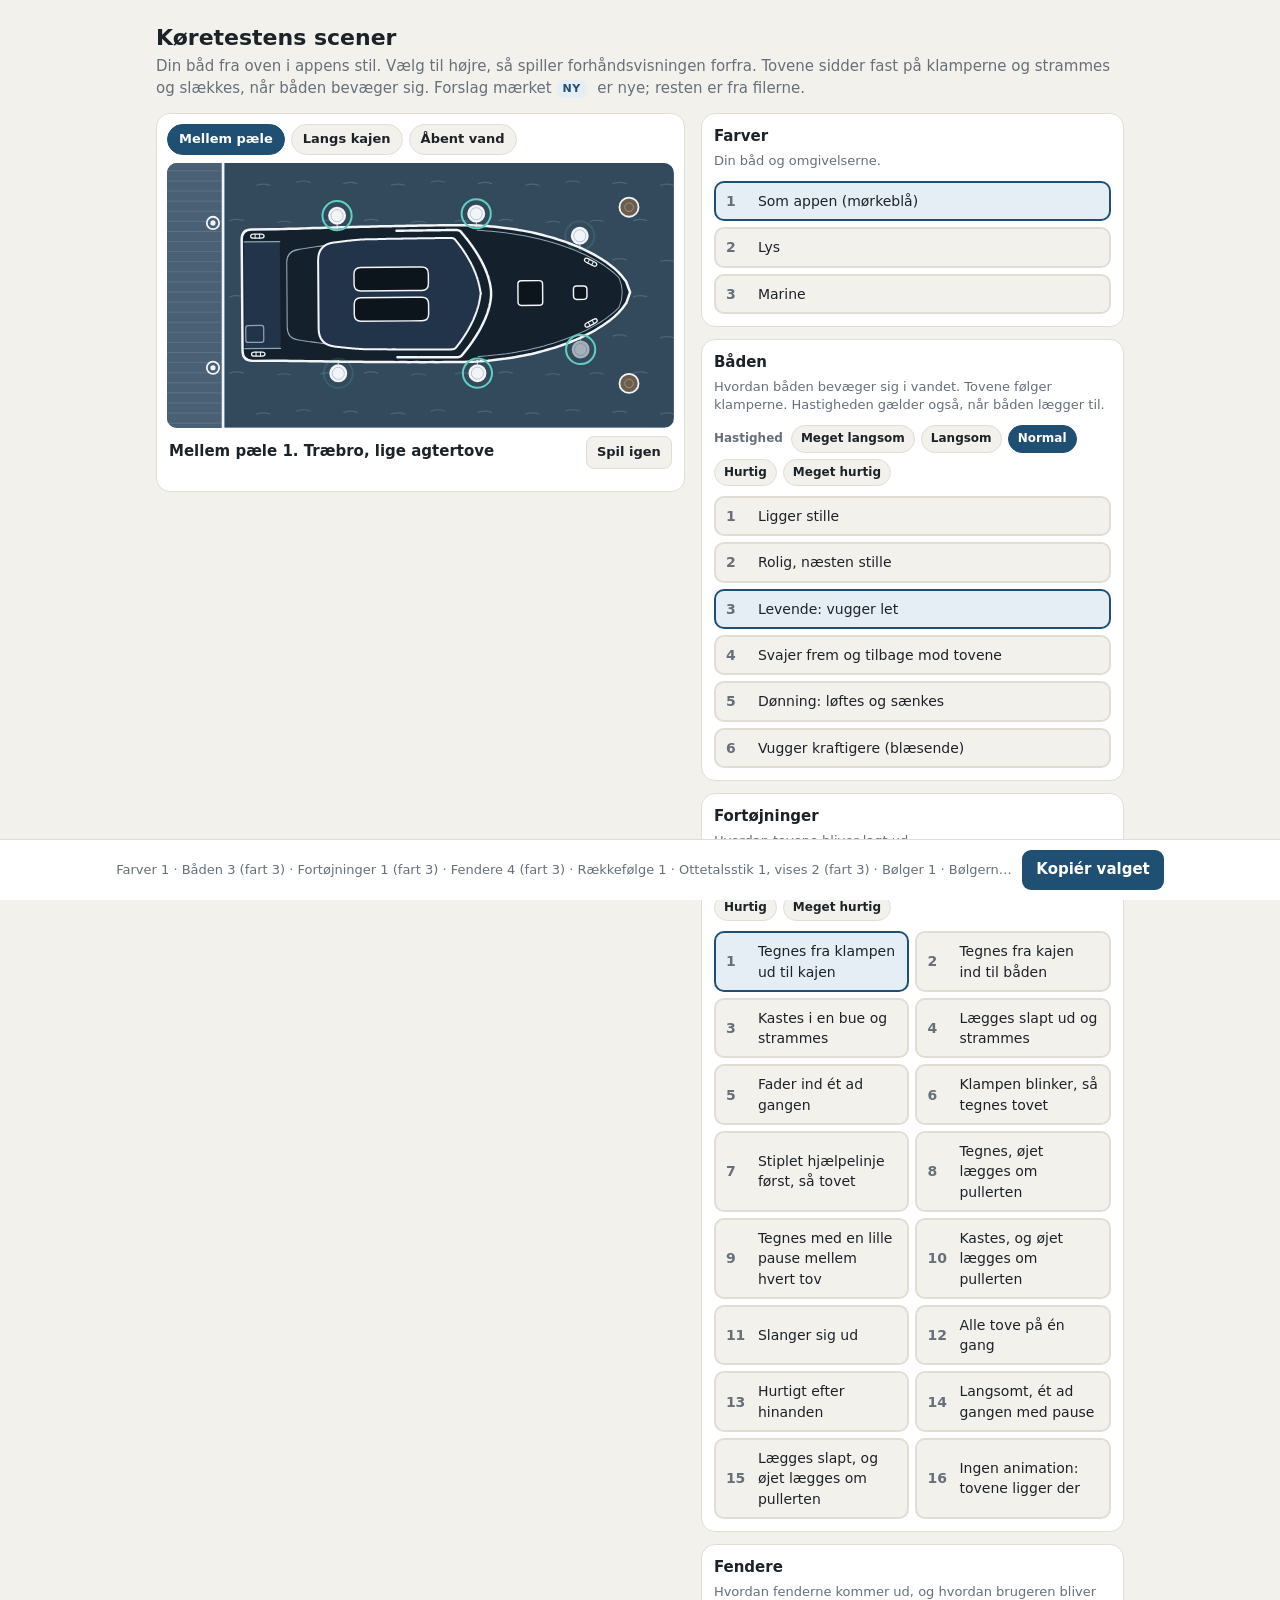
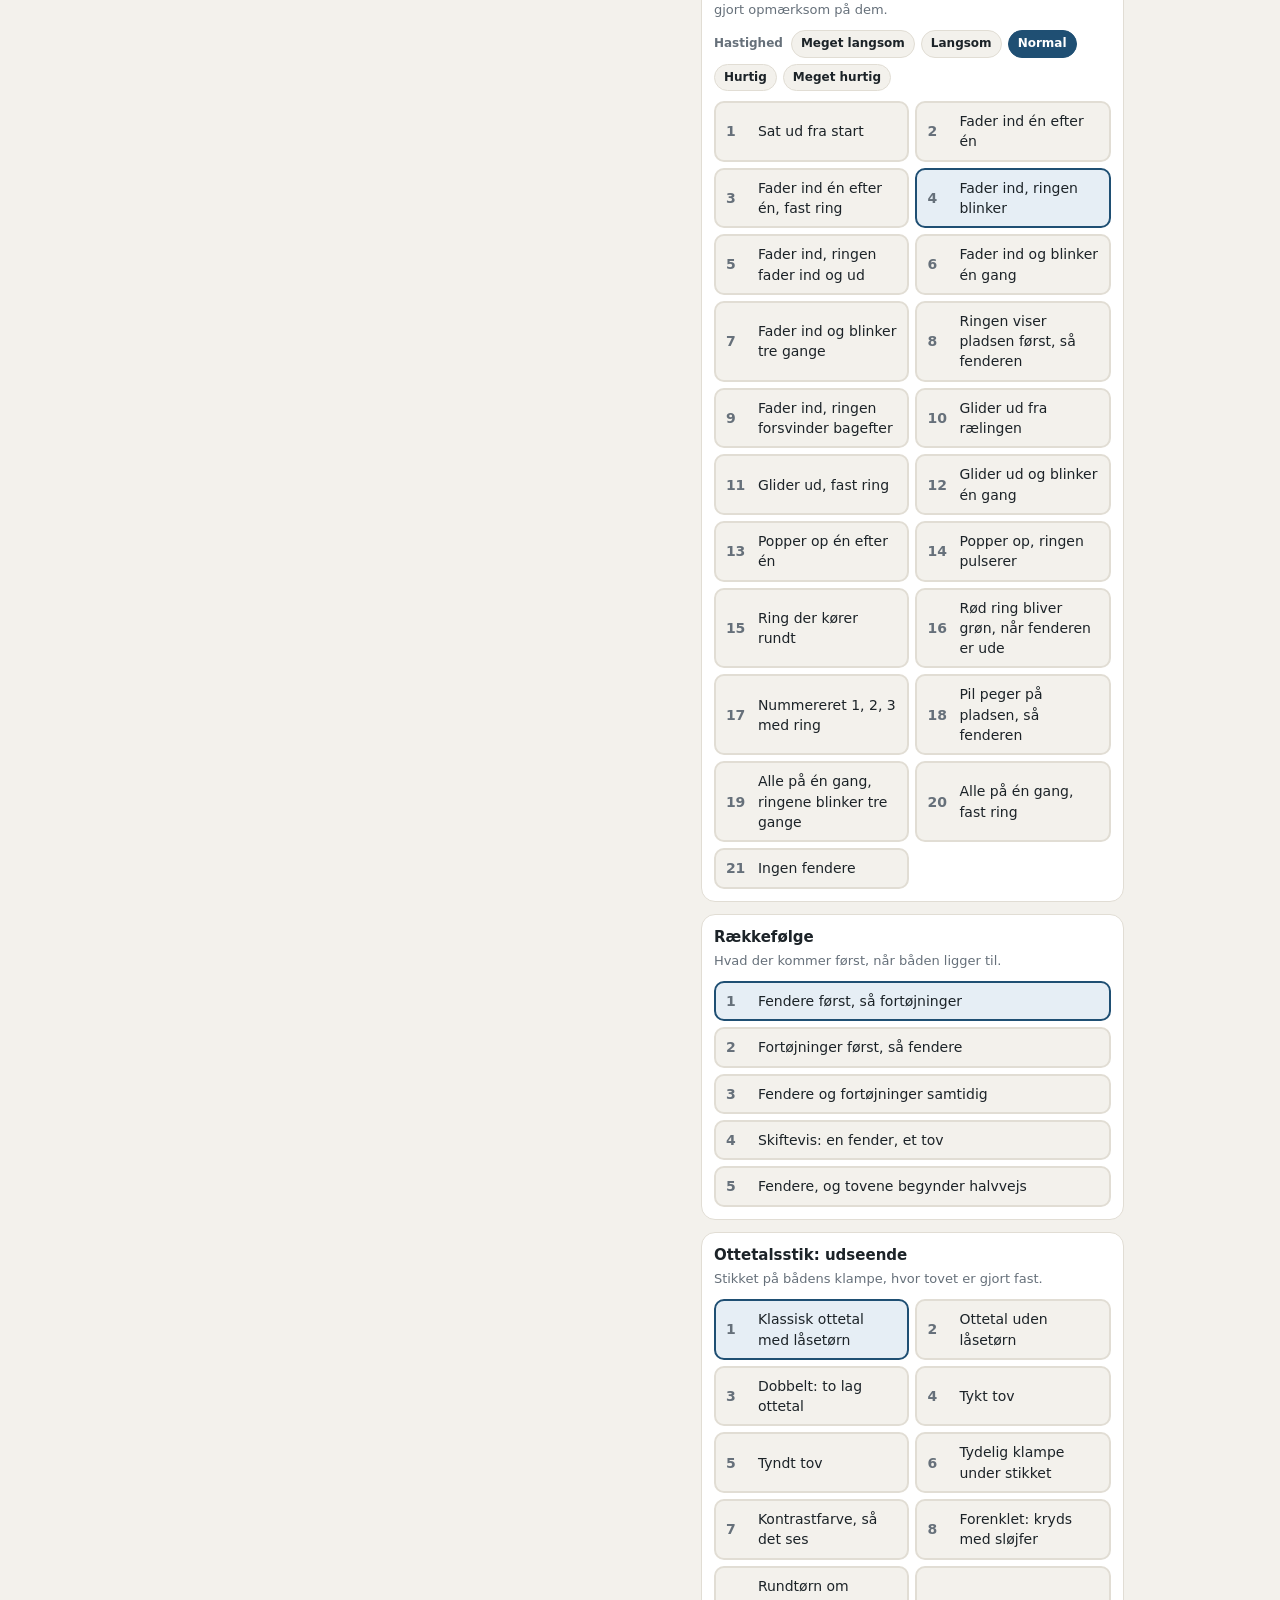
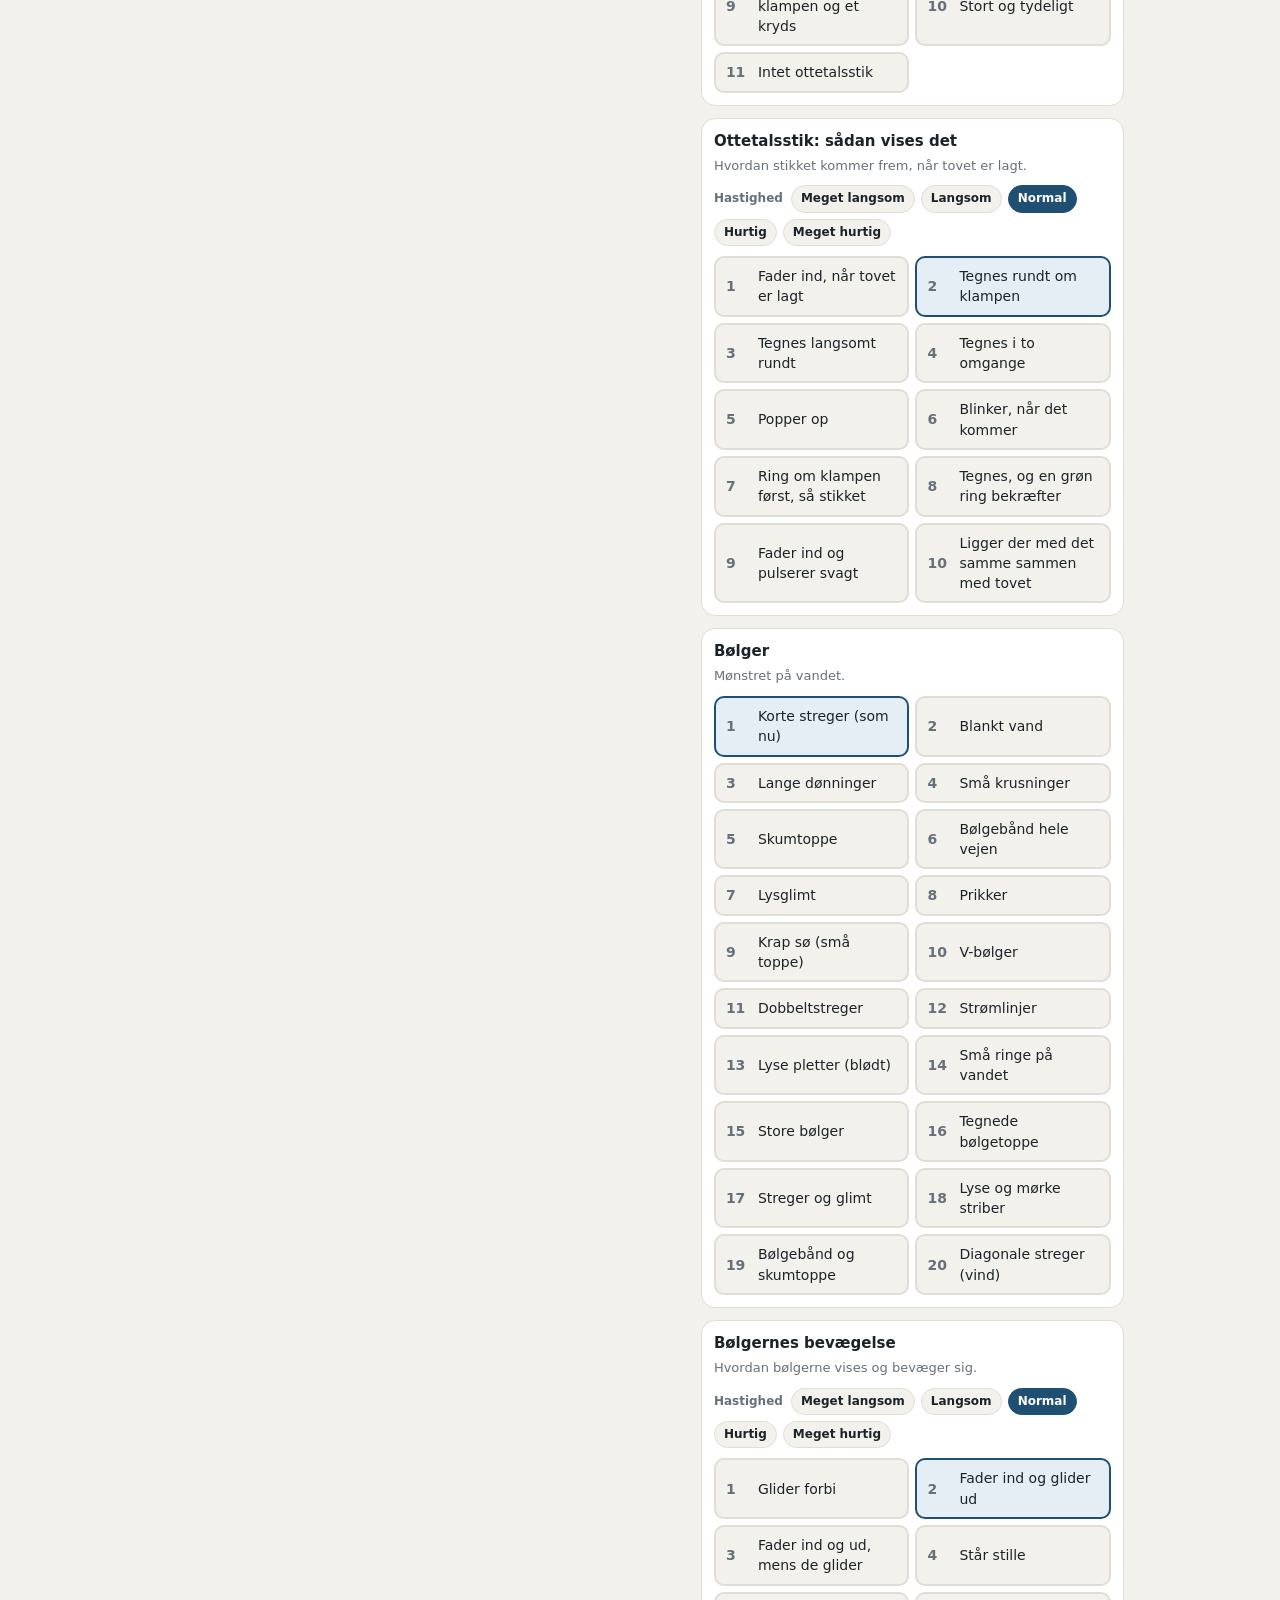
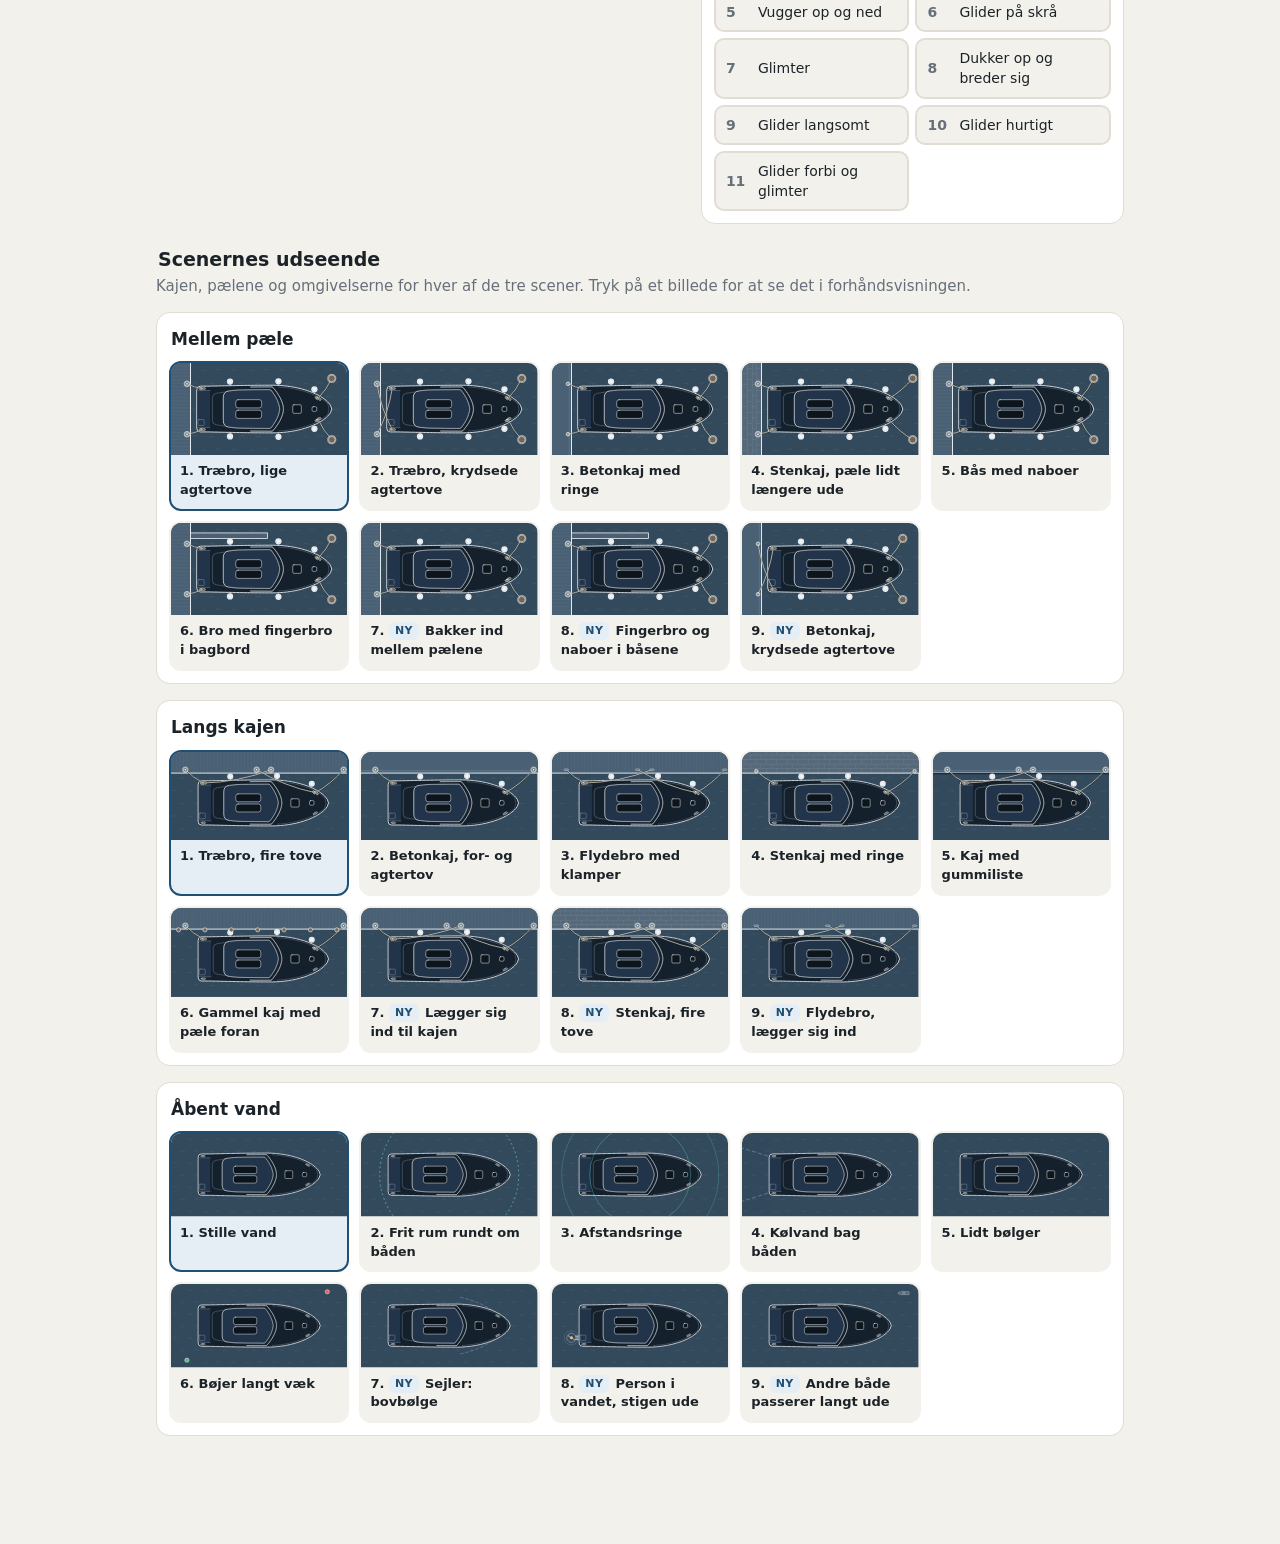
<file: tools/boat-studio/drive-test-scenes.html>
<!doctype html><html lang="da"><head><meta charset="utf-8"><meta name="viewport" content="width=device-width,initial-scale=1,viewport-fit=cover">
<title>Køretestens scener</title>
<meta name="claude:viewport-fit-sides" content="cover">
<style>
:root{--bg:#f3f1ec;--card:#fff;--ink:#1c2328;--mute:#66707a;--line:#e1ddd4;--acc:#1f4f73;--accbg:#e6eef5}
@media (prefers-color-scheme:dark){:root:not([data-theme="light"]){--bg:#12171b;--card:#1b2227;--ink:#e8ecef;--mute:#98a2ab;--line:#2b343b;--acc:#8cc0e6;--accbg:#1d3242}}
:root[data-theme="dark"]{--bg:#12171b;--card:#1b2227;--ink:#e8ecef;--mute:#98a2ab;--line:#2b343b;--acc:#8cc0e6;--accbg:#1d3242}
*{box-sizing:border-box}body{margin:0;background:var(--bg);color:var(--ink);font:15px/1.45 system-ui,-apple-system,"Segoe UI",sans-serif;padding-bottom:76px}
.wrap{max-width:1000px;margin:0 auto;padding-block:16px;padding-left:max(16px,env(safe-area-inset-left,0px));padding-right:max(16px,env(safe-area-inset-right,0px))}h1{font-size:22px;margin:6px 0 2px}p.lead{color:var(--mute);margin:0 0 14px}
section{background:var(--card);border:1px solid var(--line);border-radius:14px;padding:12px;margin:0 0 16px}
section h2{font-size:17px;margin:2px 2px 10px}
.big svg{display:block;width:100%;height:auto;border-radius:10px}.big b{display:block;margin:8px 2px 12px;font-size:14px}
.grid{display:grid;grid-template-columns:repeat(auto-fill,minmax(170px,1fr));gap:10px}
.opt{all:unset;cursor:pointer;border:2px solid transparent;border-radius:12px;overflow:hidden;background:var(--bg);display:flex;flex-direction:column}
.opt svg{display:block;width:100%;height:auto}.opt b{font-size:13px;padding:7px 9px 9px}
.opt[aria-pressed="true"]{border-color:var(--acc);background:var(--accbg)}.opt:focus-visible{outline:2px solid var(--acc);outline-offset:2px}
.sway{animation:sway 6s ease-in-out infinite alternate}.rip{animation:rip 14s linear infinite}
.rp{stroke-dasharray:var(--l);stroke-dashoffset:var(--l);animation:draw 1.1s ease-out forwards}
.ey{opacity:0;animation:fade .4s ease-out forwards}.pulse{transform-box:fill-box;transform-origin:center;animation:pulse 5s ease-in-out infinite}
.wk{animation:wk 1.4s linear infinite}.bob{transform-box:fill-box;transform-origin:center;animation:bob 3s ease-in-out infinite alternate}
@keyframes sway{from{transform:translate(0px,0px) rotate(0deg)}to{transform:translate(1.4px,.9px) rotate(.2deg)}}
@keyframes rip{from{transform:translateX(0px)}to{transform:translateX(-40px)}}
@keyframes draw{to{stroke-dashoffset:0}}@keyframes fade{to{opacity:1}}
@keyframes pulse{0%,100%{opacity:.35;transform:scale(.95)}50%{opacity:1;transform:scale(1.03)}}
@keyframes wk{to{stroke-dashoffset:-36}}@keyframes bob{from{transform:scale(.85)}to{transform:scale(1.1)}}
.layout{display:grid;grid-template-columns:minmax(0,1.25fr) minmax(0,1fr);gap:16px;align-items:start;margin-bottom:18px}
@media (max-width:820px){.layout{grid-template-columns:minmax(0,1fr)}}
.pvcol{position:sticky;top:env(safe-area-inset-top,0px);z-index:2}
.pv{background:var(--card);border:1px solid var(--line);border-radius:14px;padding:10px}
.pv svg{display:block;width:100%;height:auto;max-height:46vh;border-radius:10px}
@media (max-width:820px){.pv svg{max-height:32vh}.pvcol{margin:0 -4px}}
.tabs{display:flex;gap:6px;flex-wrap:wrap;margin:0 0 8px}
.tabs button{font:inherit;font-size:13px;font-weight:600;border:1px solid var(--line);background:var(--bg);color:var(--ink);border-radius:999px;padding:5px 11px;cursor:pointer}
.tabs button[aria-pressed="true"]{background:var(--acc);border-color:var(--acc);color:var(--card)}
.ctlcol{display:flex;flex-direction:column;gap:12px;min-width:0}
.cg{background:var(--card);border:1px solid var(--line);border-radius:14px;padding:12px}
.cg h3{font-size:15px;margin:0 0 4px}.spd{display:flex;flex-wrap:wrap;gap:6px;align-items:center;margin:0 0 10px}.spd span{font-size:12px;font-weight:600;color:var(--mute);margin-right:2px}.spd button{font:inherit;font-size:12px;font-weight:600;border:1px solid var(--line);background:var(--bg);color:var(--ink);border-radius:999px;padding:4px 9px;cursor:pointer}.spd button[aria-pressed="true"]{background:var(--acc);border-color:var(--acc);color:var(--card)}.spd button:focus-visible{outline:2px solid var(--acc);outline-offset:2px}.cg p{margin:0 0 10px;color:var(--mute);font-size:13px}
.hh{font-size:19px;margin:22px 2px 2px}
.list{display:flex;flex-direction:column;gap:6px}
.list button{all:unset;cursor:pointer;display:flex;gap:10px;align-items:center;border:2px solid var(--line);background:var(--bg);border-radius:10px;padding:8px 10px;font-size:14px}
.list button[aria-pressed="true"]{border-color:var(--acc);background:var(--accbg)}
.list button:focus-visible,.tabs button:focus-visible{outline:2px solid var(--acc);outline-offset:2px}
.list .n{min-width:22px;font-variant-numeric:tabular-nums;color:var(--mute);font-weight:600}
.cols{display:grid;grid-template-columns:repeat(auto-fill,minmax(190px,1fr));gap:6px}
.wvs{transform-box:view-box}
.wv-slide{animation:wsl calc(14s / var(--k,1)) linear infinite}.wv-slow{animation:wsl calc(30s / var(--k,1)) linear infinite}.wv-fast{animation:wsl calc(6s / var(--k,1)) linear infinite}
.wv-diag{animation:wdg calc(18s / var(--k,1)) linear infinite}.wv-bob{animation:wbob calc(3.2s / var(--k,1)) ease-in-out infinite alternate}
.wv-fade .wm{animation:wfd calc(4.5s / var(--k,1)) ease-in-out infinite;animation-delay:var(--d)}
.wv-tw .wm{animation:wtw calc(2.6s / var(--k,1)) ease-in-out infinite;animation-delay:var(--d)}
.wv-rise .wm{animation:wrs calc(5s / var(--k,1)) ease-in-out infinite;animation-delay:var(--d)}
@keyframes wsl{from{transform:translateX(0px)}to{transform:translateX(-120px)}}
@keyframes wdg{from{transform:translate(0px,0px)}to{transform:translate(-120px,-68px)}}
@keyframes wbob{from{transform:translateY(-2px)}to{transform:translateY(3px)}}
@keyframes wfd{0%{opacity:0;transform:translateX(8px)}45%{opacity:1}100%{opacity:0;transform:translateX(-12px)}}
@keyframes wtw{0%,100%{opacity:.15}50%{opacity:1}}
@keyframes wrs{0%{opacity:0;transform:scale(.6,.6)}40%{opacity:1;transform:scale(1,1)}100%{opacity:0;transform:scale(1.15,1.15)}}
.wm{transform-box:fill-box;transform-origin:center}
.st *{animation:none!important}
.ctl{display:grid;grid-template-columns:repeat(auto-fit,minmax(260px,1fr));gap:12px}
.ctl h3{font-size:14px;margin:0 2px 8px;color:var(--mute);font-weight:600}
.seg{display:flex;flex-wrap:wrap;gap:8px}
.seg button{font:inherit;font-size:14px;border:2px solid var(--line);background:var(--bg);color:var(--ink);border-radius:10px;padding:8px 12px;cursor:pointer;display:flex;gap:8px;align-items:center}
.seg button[aria-pressed="true"]{border-color:var(--acc);background:var(--accbg)}
.seg i{width:16px;height:16px;border-radius:50%;display:inline-block;border:1px solid var(--line)}
.new{display:inline-block;font-size:11px;font-weight:700;letter-spacing:.04em;color:var(--acc);background:var(--accbg);border-radius:6px;padding:1px 6px;margin-right:6px;vertical-align:1px}
.bigbar{display:flex;align-items:center;justify-content:space-between;gap:10px;margin:8px 2px 12px}.bigbar b{margin:0!important}
.replay{font:inherit;font-size:13px;font-weight:600;border:1px solid var(--line);background:var(--bg);color:var(--ink);border-radius:8px;padding:6px 10px;cursor:pointer}
.arrx{animation:arrx 3.4s cubic-bezier(.25,.7,.3,1) both}.arry{animation:arry 3.4s cubic-bezier(.25,.7,.3,1) both}
.mv{animation:mv 40s linear infinite}
@keyframes arrx{from{transform:translateX(150px)}to{transform:translateX(0px)}}
@keyframes arry{from{transform:translateY(60px)}to{transform:translateY(0px)}}
@keyframes mv{from{transform:translateX(0px)}to{transform:translateX(-120px)}}
@keyframes rock{0%{transform:translate(0px,0px) rotate(0deg)}50%{transform:translate(1.6px,1.2px) rotate(.55deg)}100%{transform:translate(-1px,.4px) rotate(-.35deg)}}
@keyframes rock2{0%{transform:translate(0px,0px)}50%{transform:translate(.8px,.6px)}100%{transform:translate(-.5px,.2px)}}
.m2 .sway{animation:rock 4.8s ease-in-out infinite alternate;transform-box:fill-box;transform-origin:center}
.m2 .rpg{animation:rock2 4.8s ease-in-out infinite alternate}
.m2 .rip{animation-duration:9s}
.m0 .sway,.m0 .rip,.m0 .pulse,.m0 .wk,.m0 .bob,.m0 .arrx,.m0 .arry,.m0 .mv,.m0 .rpg{animation:none}.m0 .rp{animation:none;stroke-dashoffset:0}.m0 .ey{animation:none;opacity:1}
@media (prefers-reduced-motion:reduce){.wv-slide,.wv-slow,.wv-fast,.wv-diag,.wv-bob,.wm,.sway,.rip,.pulse,.wk,.bob,.arrx,.arry,.mv,.rpg{animation:none!important}.rp{animation:none!important;stroke-dashoffset:0}.ey{animation:none!important;opacity:1}}
.bar{position:fixed;left:0;right:0;bottom:0;background:var(--card);border-top:1px solid var(--line);padding:10px max(16px,env(safe-area-inset-right,0px)) calc(10px + env(safe-area-inset-bottom,0px)) max(16px,env(safe-area-inset-left,0px));display:flex;gap:10px;align-items:center;justify-content:center}
.bar span{color:var(--mute);font-size:13px;max-width:70vw;overflow:hidden;text-overflow:ellipsis;white-space:nowrap}.bar button{font:inherit;font-weight:600;border:0;border-radius:9px;padding:9px 14px;background:var(--acc);color:var(--card);cursor:pointer}
</style></head><body><div class="wrap">
<h1>Køretestens scener</h1>
<p class="lead">Din båd fra oven i appens stil. Vælg til højre, så spiller forhåndsvisningen forfra. Tovene sidder fast på klamperne og strammes og slækkes, når båden bevæger sig. Forslag mærket <span class="new">NY</span> er nye; resten er fra filerne.</p>
<div class="layout"><div class="pvcol"><div class="pv"><div class="tabs" id="tabs"></div><div id="pvsvg"></div><div class="bigbar"><b id="pvname"></b><button class="replay" id="replay">Spil igen</button></div></div></div>
<div class="ctlcol" id="ctl"></div></div>
<h2 class="hh">Scenernes udseende</h2><p class="lead">Kajen, pælene og omgivelserne for hver af de tre scener. Tryk på et billede for at se det i forhåndsvisningen.</p>
<div id="groups"></div></div>
<div class="bar"><span id="code"></span><button id="copy">Kopiér valget</button></div>
<script>
const LB={f:[-1,1],ladder:false};
// Brochure-style deck plan of a sport cruiser, bow up. Drawn along the boat
// (x from transom 0 to bow L, y across, starboard positive) and turned -90°.
const O={form:0,plat:0,cock:0,fore:0,screen:0,roof:0,roofc:0,canvas:0,frame:0,style:0,side:0,deck:0,cush:0,floor:0,glass:0};
const SIDE=[['Grøn','#2f8a78'],['Hvid','#eef1f1'],['Marineblå','#22385a'],['Grafit','#4b535a'],['Sølv','#aeb7bd'],['Sort','#1f2226'],['Bordeaux','#6e2633']];
const DECKC=[['Hvid','#f6f7f6'],['Elfenben','#f2ede2'],['Lys grå','#e4e7e7']];
const CUSHC=[['Hvid','#fbfbfa'],['Creme','#efe5d2'],['Sand','#d9c6a5'],['Lysegrå','#cfd3d5'],['Marineblå','#2e4059'],['Terracotta','#b9684f']];
const FLOORC=[['Grå prikket','#cdd2d4'],['Teak','#b77a45'],['Hvidt','#eceeee'],['Mørkegrå','#8d9397']];
const GLASS=[['Mørk','#1d2a33'],['Blågrøn','#24484f'],['Røgfarvet','#3c3f44'],['Lys','#6f8c9c']];
const ROOFC=[['Hvid','#f3f5f5'],['Lys grå','#c9cfd3'],['Grafit','#4a5258'],['Sort','#23272b']];
const CANVAS=[['Marineblå','#2e3c52'],['Grå','#8a9095'],['Sand','#cdbb98'],['Sort','#2a2c2f'],['Hvid','#eef0ef']];
const FRAME=[['Lys grå','#d2d8db'],['Blankt stål','#e8edf0'],['Sort','#2a2f33'],['Hvid','#f6f7f7']];
const FORMS=[
 ['Som tegningen',{L:340,B:112,s:.5,pw:2,q:.62,tr:.95}],
 ['Spidsere stævn',{L:346,B:110,s:.46,pw:1.6,q:.8,tr:.94}],
 ['Rundere stævn',{L:336,B:114,s:.54,pw:2.4,q:.5,tr:.96}],
 ['Lang og smal',{L:362,B:104,s:.5,pw:1.9,q:.66,tr:.94}],
 ['Kort og bred',{L:318,B:122,s:.52,pw:2,q:.6,tr:.96}]];
const pk=(a,k)=>a[O[k]][1];const F=()=>FORMS[O.form][1];const FL=()=>F().L;
const P=(x,y)=>x.toFixed(1)+' '+y.toFixed(1);
function hb(x){const f=F(),t=x/f.L;if(t<=f.s)return f.B/2*(f.tr+(1-f.tr)*Math.sin(t/f.s*Math.PI/2));
  const u=(t-f.s)/(1-f.s);return f.B/2*Math.pow(Math.max(0,1-Math.pow(u,f.pw)),f.q);}
const rr=(x,y,w,h,r)=>{r=Math.min(r,w/2,h/2);return `M${P(x+r,y)} H${(x+w-r).toFixed(1)} Q${P(x+w,y)} ${P(x+w,y+r)} V${(y+h-r).toFixed(1)} Q${P(x+w,y+h)} ${P(x+w-r,y+h)} H${(x+r).toFixed(1)} Q${P(x,y+h)} ${P(x,y+h-r)} V${(y+r).toFixed(1)} Q${P(x,y)} ${P(x+r,y)}Z`;};
function inset(x0,x1,d,r=8,n=40){
  const D=typeof d==='function'?d:()=>d,y=x=>Math.max(0,hb(x)-D(x)),toBow=x1>=FL()-2,xe=toBow?x1:x1-r;
  let s=`M${P(x0,-y(x0)+r)} Q${P(x0,-y(x0))} ${P(x0+r,-y(x0+r))}`;
  for(let i=1;i<=n;i++){const x=x0+r+(xe-x0-r)*i/n;s+=` L${P(x,-y(x))}`;}
  if(!toBow)s+=` Q${P(x1,-y(x1))} ${P(x1,-y(x1)+r)} L${P(x1,y(x1)-r)} Q${P(x1,y(x1))} ${P(xe,y(xe))}`;
  for(let i=n;i>=1;i--){const x=x0+r+(xe-x0-r)*(i-1)/n;s+=` L${P(x,y(x))}`;}
  return s+` Q${P(x0,y(x0))} ${P(x0,y(x0)-r)}Z`;}
function hullOutline(){const L=FL(),n=90,r=Math.min(12,hb(0)*.22);let top='',bot='';
  for(let i=1;i<=n;i++){const x=r+(L-r)*i/n;top+=` L${P(x,-hb(x))}`;bot=` L${P(x,hb(x))}`+bot;}
  return `M${P(0,-hb(0)+r)} Q${P(0,-hb(0))} ${P(r,-hb(r))}`+top+bot+` L${P(r,hb(r))} Q${P(0,hb(0))} ${P(0,hb(0)-r)}Z`;}
let CID=0;const cid=n=>n+(++CID);
const ln=(w=.7,c='#8b959b')=>O.style?` stroke="${c}" stroke-width="${w}"`:'';
function moulded(d,fill,{lift=2,shade='mould'}={}){
  return `<path d="${d}" fill="#26323a" opacity=".22" transform="translate(${lift*.6} ${lift})" filter="url(#b2)"/><path d="${d}" fill="${fill}"${ln()}/><path d="${d}" fill="url(#${shade})"/>`;}
function recess(d,fill,kind){const id=cid('r');let g=`<clipPath id="${id}"><path d="${d}"/></clipPath><g clip-path="url(#${id})"><path d="${d}" fill="${fill}"/>`;
  if(kind==='teak')for(let y=-80;y<80;y+=3.4)g+=`<path d="M-60 ${y.toFixed(1)} H420" stroke="#6d4524" stroke-width=".55" opacity=".55"/>`;
  if(kind==='speck')g+=`<rect x="-60" y="-80" width="480" height="160" fill="url(#speck)"/>`;
  g+=`<path d="${d}" fill="none" stroke="#1c262d" stroke-width="12" opacity=".26" transform="translate(-3 2.5)" filter="url(#b3)"/></g>`;
  return g+`<path d="${d}" fill="none" stroke="#fff" stroke-width="1.6" opacity=".9"/>`+(O.style?`<path d="${d}" fill="none" stroke="#7d878d" stroke-width=".7"/>`:'');}
const glassFill=()=>pk(GLASS,'glass');
const glass=d=>`<path d="${d}" fill="${glassFill()}"/><path d="${d}" fill="url(#glassHi)"/>`;
// Upholstery drawn as a thick stroke along a centreline, with a piped groove.
function seat(d,w=S){const c=pk(CUSHC,'cush'),j='stroke-linecap="butt" stroke-linejoin="round"';
  return `<path d="${d}" fill="none" stroke="#26323a" stroke-width="${w}" ${j} opacity=".28" transform="translate(-2.4 2.4)" filter="url(#b2)"/>`+
   `<path d="${d}" fill="none" stroke="${O.style?'#8b959b':'#c9ced1'}" stroke-width="${w}" ${j}/>`+
   `<path d="${d}" fill="none" stroke="${c}" stroke-width="${w-1.2}" ${j}/>`+
   `<path d="${d}" fill="none" stroke="#000" stroke-width="${w-6}" ${j} opacity=".14"/>`+
   `<path d="${d}" fill="none" stroke="${c}" stroke-width="${w-7.4}" ${j}/>`+
   `<path d="${d}" fill="none" stroke="#fff" stroke-width="${(w-7.4)*.5}" ${j} opacity=".18" transform="translate(.8 -.8)"/>`;}
function pad(d){const c=pk(CUSHC,'cush');return moulded(d,c,{lift:2.2,shade:'cushion'});}
const deckIn=x=>2.8+9*Math.max(0,1-x/80)**1.3;
// ---------- Hull ----------
function hull(){const p=hullOutline(),L=FL(),dk=pk(DECKC,'deck');
  let g=`<path d="${p}" fill="#04111b" opacity=".38" transform="translate(-7 8)" filter="url(#b6)"/>`;
  g+=`<path d="${p}" fill="${pk(SIDE,'side')}"/><path d="${p}" fill="url(#sideGloss)"/>`;
  const dd=inset(0,L,deckIn,10);
  g+=`<path d="${dd}" fill="${dk}"/><path d="${dd}" fill="url(#crown)"/><path d="${dd}" fill="none" stroke="#fff" stroke-width="1" opacity=".8"/>`;
  // A raised gunwale line along the side decks.
  g+=`<path d="${inset(6,L*.86,x=>deckIn(x)+4.5,10)}" fill="none" stroke="#9aa4aa" stroke-width=".8" opacity=".55"/>`;
  if(O.style)g+=`<path d="${p}" fill="none" stroke="#56626a" stroke-width=".9"/>`;
  return g;}
// ---------- Platform ----------
function platform(len,kind){if(!len)return '';const w=hb(0)-8,d=rr(-len,-w,len+6,2*w,5);
  let g=`<path d="${d}" fill="#04111b" opacity=".3" transform="translate(-3 5)" filter="url(#b3)"/>`;
  if(kind==='white')return g+moulded(d,pk(DECKC,'deck'),{lift:0});
  const id=cid('pl');g+=`<clipPath id="${id}"><path d="${d}"/></clipPath><g clip-path="url(#${id})"><path d="${d}" fill="#c0824b"/>`;
  for(let y=-w;y<w;y+=3.2)g+=`<path d="M${-len} ${y.toFixed(1)} H6" stroke="#7a4e2a" stroke-width=".5" opacity=".55"/>`;
  g+=`<path d="${d}" fill="url(#teakGloss)"/></g>`;
  if(kind==='hatch')g+=`<path d="${rr(-len+5,-w*.45,len-9,w*.9,2)}" fill="none" stroke="#f4efe6" stroke-width="1.3"/>`;
  if(kind==='two')g+=[-1,1].map(s=>`<path d="${rr(-len+4,s<0?-w+4:4,len-6,w-8,2)}" fill="none" stroke="#f4efe6" stroke-width="1.3"/>`).join('');
  return g;}
const PLAT=[['Teak med luge',()=>platform(28,'hatch')],['Teak med to luger',()=>platform(28,'two')],['Hel teak',()=>platform(28,'teak')],['Hvid platform',()=>platform(24,'white')],['Kort teak',()=>platform(14,'teak')],['Ingen platform',()=>'']];
// ---------- Cockpit ----------
const WX=()=>FL()*.56;            // windscreen line
const CK={x0:12};const cIn=x=>deckIn(x)+10;const yi=x=>hb(x)-cIn(x);
function well(){const x1=WX()-4,d=inset(CK.x0,x1,cIn,10),k=O.floor;
  return recess(d,pk(FLOORC,'floor'),k===1?'teak':k===0||k===3?'speck':'');}
const pl=pts=>pts.map((p,i)=>(i?'L':'M')+P(...p)).join(' ');
function smooth(pts){let s=`M${P(...pts[0])}`;for(let i=1;i<pts.length-1;i++){const m=[(pts[i][0]+pts[i+1][0])/2,(pts[i][1]+pts[i+1][1])/2];s+=` Q${P(...pts[i])} ${P(...m)}`;}return s+` L${P(...pts[pts.length-1])}`;}
function table(x,y,r){return `<circle cx="${x-1}" cy="${y+2}" r="${r}" fill="#000" opacity=".22" filter="url(#b2)"/><circle cx="${x}" cy="${y}" r="${r}" fill="#e9ecec"/><circle cx="${x}" cy="${y}" r="${r}" fill="url(#mould)"/>`;}
function wetbar(x,y,w=30,h=13){return moulded(rr(x,y,w,h,4),pk(DECKC,'deck'),{lift:1.4})+`<circle cx="${x+8}" cy="${y+h/2}" r="3.4" fill="#c7cdd1"/><circle cx="${x+8}" cy="${y+h/2}" r="1.5" fill="#7c868c"/><path d="${rr(x+16,y+3,10,h-6,2)}" fill="#cfd5d8"/>`;}
// A polyline with rounded corners of radius r (for seat centrelines).
function rp(pts,r=10){let s=`M${P(...pts[0])}`;
  for(let i=1;i<pts.length-1;i++){const [x0,y0]=pts[i-1],[x1,y1]=pts[i],[x2,y2]=pts[i+1];
    const l1=Math.hypot(x1-x0,y1-y0),l2=Math.hypot(x2-x1,y2-y1),k=Math.min(r,l1/2,l2/2);
    s+=` L${P(x1-(x1-x0)/l1*k,y1-(y1-y0)/l1*k)} Q${P(x1,y1)} ${P(x1+(x2-x1)/l2*k,y1+(y2-y1)/l2*k)}`;}
  return s+` L${P(...pts[pts.length-1])}`;}
const S=20;                                  // seat depth
const xa=CK.x0+S/2+1;                        // centreline of the aft bench
const wv=x=>yi(x)-S/2-1;                     // centreline of a side seat
function tableR(x0,y0,w,h){return `<path d="${rr(x0-1,y0+2,w,h,5)}" fill="#000" opacity=".2" filter="url(#b2)"/><path d="${rr(x0,y0,w,h,5)}" fill="#eef0f0"/><path d="${rr(x0,y0,w,h,5)}" fill="url(#mould)"/><path d="${rr(x0+2,y0+2,w-4,h-4,4)}" fill="none" stroke="#c3c9cc" stroke-width=".7"/>`;}
function sink(x,y){return `<circle cx="${x}" cy="${y}" r="6" fill="#d3d8db"/><circle cx="${x}" cy="${y}" r="4.6" fill="#b8c0c4"/><circle cx="${x+1}" cy="${y-1}" r="1.3" fill="#7c868c"/>`;}
function wetbar(x,len){const y=wv(x)+2,d=rr(x,y-S/2,len,S-1,4);return moulded(d,pk(DECKC,'deck'),{lift:1.4})+sink(x+len*.35,y)+`<path d="${rr(x+len*.62,y-4,len*.26,8,2)}" fill="#cfd5d8"/>`;}
const COCK=[
 ['Sofa med knæk som tegningen',()=>{const w=wv(60),xF=WX()-44,xJ1=xa+82,xJ2=xa+60,J=17;
   return well()+seat(rp([[xF,-wv(xF)],[xJ1,-wv(xJ1)],[xJ1,-w+J],[xJ2,-w+J],[xJ2,-w],[xa,-w],[xa,w*.45]],10))
    +tableR(xa+S/2+5,-w+S/2+3,xJ2-xa-S-8,24)+wetbar(xa+40,46);}],
 ['U-sofa og bord',()=>{const w=wv(60),x1=xa+66;return well()+seat(rp([[x1,-w],[xa,-w],[xa,w],[x1,w]],10))+tableR(xa+S/2+8,-w+S/2+5,x1-xa-S-6,2*w-S-10);}],
 ['Solseng agter og sofa',()=>{const w=yi(40)-1;return well()+pad(rr(CK.x0+2,-w,44,2*w,9))+`<path d="M${CK.x0+24} ${-w+4} V${w-4}" stroke="#000" stroke-width=".8" opacity=".12"/>`+seat(rp([[xa+44,-wv(80)],[xa+100,-wv(110)]]))+tableR(xa+52,-wv(80)+S/2+4,36,22)+wetbar(xa+46,44);}],
 ['To sofaer over for hinanden',()=>{const w=wv(70);return well()+seat(rp([[xa+4,-w],[xa+82,-w]]))+seat(rp([[xa+4,w],[xa+82,w]]))+tableR(xa+20,-w+S/2+5,46,2*w-S-10);}],
 ['L-sofa og stor wetbar',()=>{const w=wv(60);return well()+seat(rp([[xa,w*.2],[xa,-w],[xa+86,-w]],10))+tableR(xa+S/2+8,-w+S/2+5,40,24)+wetbar(xa+20,70);}],
 ['Åbent med bord',()=>{const w=wv(60);return well()+tableR(xa+20,-16,40,32)+wetbar(xa+40,50);}]];
// ---------- Helm and companionway ----------
function helm(){const x=WX()-46,y=wv(x)-2,xc=WX()-32,yc=-wv(xc);
  return seat(rp([[x,y-12],[x,y+4]]),S)+
   `<circle cx="${x+19}" cy="${y-4}" r="6.5" fill="none" stroke="#2d363c" stroke-width="2.2"/><circle cx="${x+19}" cy="${y-4}" r="1.5" fill="#2d363c"/>`+
   `<path d="${rr(x+26,y-13,6,20,2)}" fill="#20292f"/>`+
   // Steps down to the cabin on the port side.
   `<path d="${rr(xc,yc-8,26,22,3)}" fill="#c6ccd0"/><path d="M${xc+7} ${yc-8} V${yc+14} M${xc+14} ${yc-8} V${yc+14} M${xc+21} ${yc-8} V${yc+14}" stroke="#9aa3a8" stroke-width=".8"/>`;}
// ---------- Windscreens ----------
const SY=x=>hb(x)-deckIn(x)-1.5;
function screenPts({ahead=14,back=12,p=2,wings=30}){const W=WX(),xf=W+ahead,xs=W-back,pts=[];
  for(let i=0;i<=8;i++){const x=xs-wings*(1-i/8);pts.push([x,-SY(x),0]);}
  for(let i=1;i<40;i++){const s=-1+2*i/40,x=xf-(xf-xs)*Math.pow(Math.abs(s),p);pts.push([x,s*SY(x),1]);}
  for(let i=0;i<=8;i++){const x=xs-wings*i/8;pts.push([x,SY(x),0]);}return pts;}
// Corner cutting, so bends come out round (endpoints stay put).
function chaikin(pts,it=3){for(let k=0;k<it;k++){const o=[pts[0]];for(let i=0;i<pts.length-1;i++){const [x0,y0]=pts[i],[x1,y1]=pts[i+1];o.push([x0*.75+x1*.25,y0*.75+y1*.25],[x0*.25+x1*.75,y0*.25+y1*.75]);}o.push(pts[pts.length-1]);pts=o;}return pts;}
// Offset a polyline by t towards the inside of the boat (aft and to the centre).
function offsetIn(pts,t){const c=[WX()-60,0];return pts.map((q,i)=>{const a=pts[Math.max(0,i-1)],b=pts[Math.min(pts.length-1,i+1)];
  let nx=-(b[1]-a[1]),ny=b[0]-a[0];const l=Math.hypot(nx,ny)||1;nx/=l;ny/=l;if(nx*(c[0]-q[0])+ny*(c[1]-q[1])<0){nx=-nx;ny=-ny;}return [q[0]+nx*t,q[1]+ny*t];});}
// A band of glass along a curve, with rounded ends.
function screenBand(pts,t){const o=chaikin(pts.map(p=>[p[0],p[1]])),i=offsetIn(o,t).reverse();
  const cap=(a,b)=>{const m=[(a[0]+b[0])/2-t*.45,(a[1]+b[1])/2];return ` Q${P(...m)} ${P(...b)}`;};
  return `M${P(...o[0])}`+o.slice(1).map(q=>' L'+P(...q)).join('')+cap(o[o.length-1],i[0])+i.slice(1).map(q=>' L'+P(...q)).join('')+cap(i[i.length-1],o[0])+'Z';}
const outerLine=q=>{const o=chaikin(q.map(p=>[p[0],p[1]]));return `M${P(...o[0])}`+o.slice(1).map(v=>' L'+P(...v)).join('');};
function screen(opt){const pts=screenPts(opt),t=opt.t||8,fr=pk(FRAME,'frame');let parts=[pts];
  if(opt.gap){const n=pts.length;parts=[pts.slice(0,n/2-3|0),pts.slice(n/2+3|0)];}
  return parts.map(q=>{const d=screenBand(q,t);return `<path d="${d}" fill="#04111b" opacity=".25" transform="translate(-2 4)" filter="url(#b2)"/>`+
    `<path d="${d}" fill="${glassFill()}" opacity="${opt.clear?.75:1}"/><path d="${d}" fill="url(#glassHi)"/>`+
    (opt.clear?'':`<path d="${outerLine(q)}" fill="none" stroke="${fr}" stroke-width="2.4" stroke-linecap="round" stroke-linejoin="round"/>`);}).join('')+
    (opt.dash!==false?(()=>{const f=offsetIn(chaikin(pts.filter(p=>p[2]).map(q=>[q[0],q[1]])),t+.5);const k=Math.round(f.length*.06);return `<path d="${screenBand(f.slice(k,f.length-k),6)}" fill="#dde2e4" opacity=".9"/>`;})():'');}
const SCREEN=[
 ['Buet i fuld bredde',()=>screen({ahead:14,back:10,p:2,wings:28,t:8})],
 ['Spids V-rude',()=>screen({ahead:22,back:6,p:1.05,wings:24,t:8})],
 ['Lav sportsrude',()=>screen({ahead:8,back:4,p:2.4,wings:0,t:4.5,dash:false})],
 ['Med gennemgang i midten',()=>screen({ahead:14,back:10,p:2,wings:28,t:8,gap:true})],
 ['Rammeløs',()=>screen({ahead:14,back:10,p:2,wings:20,t:7,clear:true})],
 ['Høj med lange vinger',()=>screen({ahead:16,back:12,p:1.8,wings:56,t:12})],
 ['Ingen rude',()=>'']];
// ---------- Roofs ----------
const rc=()=>pk(ROOFC,'roofc'),cv=()=>pk(CANVAS,'canvas');
function roofShape(d,fill,shade='roof'){return `<path d="${d}" fill="#04111b" opacity=".3" transform="translate(-8 10)" filter="url(#b3)"/><path d="${d}" fill="${fill}"${ln(.8,'#5f6a70')}/><path d="${d}" fill="url(#${shade})"/>`;}
function canvasTop(x0,x1,d=6,r=16,bows=3){const sh=inset(x0,x1,x=>deckIn(x)+d,r);let g=roofShape(sh,cv(),'canvasSh');
  for(let i=1;i<=bows;i++){const x=x0+(x1-x0)*i/(bows+1);g+=`<path d="M${P(x,-(hb(x)-deckIn(x)-d))} Q${P(x+5,0)} ${P(x,hb(x)-deckIn(x)-d)}" fill="none" stroke="#000" stroke-width="1.2" opacity=".28"/>`;}return g;}
function arch(x,col=rc(),w=12){const y=hb(x)-deckIn(x)-w/2-1,d=`M${P(x-12,-y)} Q${P(x+18,0)} ${P(x-12,y)}`;
  const foot=s=>`<path d="${rr(x-19,s*y-4,14,8,3)}" fill="${col}"/><path d="${rr(x-19,s*y-4,14,8,3)}" fill="#000" opacity=".15"/>`;
  return `<path d="${d}" fill="none" stroke="#04111b" stroke-width="${w}" opacity=".22" transform="translate(-7 8)" filter="url(#b3)"/>`+foot(-1)+foot(1)+`<path d="${d}" fill="none" stroke="${col}" stroke-width="${w}" stroke-linecap="butt"/><path d="${d}" fill="none" stroke="url(#tube)" stroke-width="${w}" stroke-linecap="butt"/><path d="${d}" fill="none" stroke="#fff" stroke-width="${w*.3}" stroke-linecap="butt" opacity=".45" transform="translate(1.5 -1)"/>`;}
// A hardtop whose front follows the windscreen and whose sides sit on the side decks.
function hardtopPath(x0){const W=WX(),y=x=>SY(x)-7,xs=W-10,r=14,xe=xs-7,n=16;
  const front=screenPts({ahead:14,back:10,p:2,wings:0}).filter(p=>p[2]).map(([x,yy])=>[x-7,Math.sign(yy)*Math.max(0,Math.abs(yy)-7)]);
  const side=[];for(let i=0;i<=n;i++)side.push(x0+r+(xe-x0-r)*i/n);
  const line=chaikin([...side.map(x=>[x,-y(x)]),...front,...side.slice().reverse().map(x=>[x,y(x)])],3);
  return `M${P(x0,-y(x0)+r)} Q${P(x0,-y(x0))} ${P(...line[0])}`+line.slice(1).map(q=>' L'+P(...q)).join('')+` Q${P(x0,y(x0))} ${P(x0,y(x0)-r)}Z`;}
function hardtop(x0,kind){const W=WX(),d=hardtopPath(x0);let g=roofShape(d,rc(),'roofTop');
  const m=(x0+W)/2-4,len=(W-x0)*.48,yw=Math.min(24,(hb(m)-deckIn(m))*.55);
  if(kind==='glass')g+=`<path d="${rr(m-len/2,-yw,len,2*yw,8)}" fill="#aab3b8"/>`+glass(rr(m-len/2+1.5,-yw+1.5,len-3,2*yw-3,7));
  if(kind==='two')g+=[-1,1].map(s=>glass(rr(m-len/2,s<0?-yw:3,len,yw-3,6))).join('');
  if(kind==='canvas'){g+=`<path d="${rr(m-len/2,-yw,len,2*yw,6)}" fill="${cv()}"/>`;for(let i=1;i<6;i++)g+=`<path d="M${(m-len/2+len*i/6).toFixed(1)} ${-yw} V${yw}" stroke="#000" stroke-width=".8" opacity=".25"/>`;}
  if(kind==='open')g+=`<path d="${rr(m-len/2,-yw,len,2*yw,8)}" fill="${pk(FLOORC,'floor')}"/><path d="${rr(m-len/2,-yw,len,2*yw,8)}" fill="none" stroke="#000" stroke-width="3" opacity=".18" filter="url(#b2)"/>`;
  return g;}
function ttop(){const W=WX(),x0=W-48,yw=(hb(W)-deckIn(W))*.62;return roofShape(rr(x0,-yw,46,2*yw,10),rc())+`<path d="${rr(x0+10,-yw*.5,22,yw,5)}" fill="#000" opacity=".08"/>`;}
function sunshade(){const w=hb(0)-6,d=rr(4,-w+2,62,2*w-4,4);return `<path d="M2 ${-w} L10 ${-w+6} M2 ${w} L10 ${w-6} M68 ${-w+2} L60 ${-w+8} M68 ${w-2} L60 ${w-8}" stroke="#555" stroke-width=".6"/>`+roofShape(d,cv(),'canvasSh');}
const ROOF=[
 ['Intet tag',()=>''],
 ['Radarbøjle',()=>arch(WX()-46)],
 ['Bøjle med kaleche frem',()=>canvasTop(WX()-50,WX()+4,2,10,2)+arch(WX()-46)],
 ['Kaleche over cockpittet',()=>canvasTop(22,WX()-2,6,18,3)],
 ['Hardtop med glassoltag',()=>hardtop(WX()-76,'glass')],
 ['Hardtop med to glasluger',()=>hardtop(WX()-76,'two')],
 ['Hardtop med stoftag',()=>hardtop(WX()-76,'canvas')],
 ['Hardtop med åbning',()=>hardtop(WX()-76,'open')],
 ['Lang hardtop til agter',()=>hardtop(40,'two')],
 ['T-top over førerpladsen',()=>ttop()],
 ['Sort sportsbøjle',()=>arch(WX()-46,'#2a2e32',10)],
 ['Bøjle og solsejl agter',()=>arch(WX()-46)+sunshade()]];
// ---------- Foredeck ----------
const round=(x,r)=>`<circle cx="${x}" cy="0" r="${r+1.8}" fill="#c9cfd2"/><circle cx="${x}" cy="0" r="${r}" fill="${glassFill()}"/><circle cx="${x}" cy="0" r="${r}" fill="url(#glassHi)"/>`;
const sq=(x,s)=>`<path d="${rr(x-s/2-1.5,-s/2-1.5,s+3,s+3,4)}" fill="#c9cfd2"/>`+glass(rr(x-s/2,-s/2,s,s,3));
const anchor=()=>'';
function sunpad(x0,x1,pleats,head){const a=x=>(hb(x)-deckIn(x)-7);let d=`M${P(x0,-a(x0))}`;
  for(let i=1;i<=14;i++){const x=x0+(x1-x0)*i/14;d+=` L${P(x,-a(x))}`;}d+=` Q${P(x1+10,0)} ${P(x1,a(x1))}`;
  for(let i=14;i>=0;i--){const x=x0+(x1-x0)*i/14;d+=` L${P(x,a(x))}`;}d+=` Q${P(x0-5,0)} ${P(x0,-a(x0))}Z`;
  let g=pad(d);const c=pk(CUSHC,'cush');
  if(pleats){const id=cid('sp');g+=`<clipPath id="${id}"><path d="${d}"/></clipPath><g clip-path="url(#${id})">`;
    for(let k=-6;k<=6;k++){const y=k*7;g+=`<path d="M${x0} ${y*1.0} Q${(x0+x1)/2} ${y*.95} ${x1+12} ${y*.35}" fill="none" stroke="#000" stroke-width="1" opacity=".12"/><path d="M${x0} ${y+1.2} Q${(x0+x1)/2} ${y*.95+1.2} ${x1+12} ${y*.35+1}" fill="none" stroke="#fff" stroke-width=".8" opacity=".5"/>`;}g+='</g>';}
  if(head)g+=pad(`M${P(x0-2,-a(x0)+6)} Q${P(x0-10,0)} ${P(x0-2,a(x0)-6)} L${P(x0+6,a(x0)-8)} Q${P(x0,0)} ${P(x0+6,-a(x0)+8)}Z`);
  return g;}
const FORE=[
 ['Stribet solseng og rund luge',()=>sunpad(WX()+30,FL()*.84,true,true)+round(FL()*.87,6)+anchor()],
 ['Glat solseng',()=>sunpad(WX()+30,FL()*.84,false,false)+round(FL()*.87,6)+anchor()],
 ['Rent dæk med rund luge',()=>round(FL()*.82,8)+anchor()],
 ['To runde luger',()=>round(FL()*.82,8)+round(FL()*.7,6)+anchor()],
 ['Firkantede luger',()=>sq(FL()*.72,22)+sq(FL()*.86,12)+anchor()],
 ['Kort solseng og luge',()=>sunpad(WX()+30,FL()*.72,true,false)+round(FL()*.84,7)+anchor()]];
// ---------- Boat ----------
function boat(){return PLAT[O.plat][1]()+hull()+FORE[O.fore][1]()+COCK[O.cock][1]()+helm()+SCREEN[O.screen][1]()+ROOF[O.roof][1]();}
const DEFS=()=>`<defs>
<linearGradient id="sea" x1="0" y1="0" x2="1" y2="1"><stop offset="0" stop-color="#4b8aa6"/><stop offset="1" stop-color="#2b5d79"/></linearGradient>
<linearGradient id="sideGloss" x1="0" y1="0" x2="0" y2="1"><stop offset="0" stop-color="#000" stop-opacity=".25"/><stop offset=".2" stop-color="#fff" stop-opacity="0"/><stop offset=".8" stop-color="#000" stop-opacity="0"/><stop offset="1" stop-color="#fff" stop-opacity=".4"/></linearGradient>
<linearGradient id="crown" x1="0" y1="0" x2="0" y2="1"><stop offset="0" stop-color="#3f4b53" stop-opacity=".3"/><stop offset=".2" stop-color="#fff" stop-opacity=".05"/><stop offset=".5" stop-color="#fff" stop-opacity=".45"/><stop offset=".8" stop-color="#fff" stop-opacity=".1"/><stop offset="1" stop-color="#5d6a72" stop-opacity=".25"/></linearGradient>
<linearGradient id="mould" x1="0" y1="1" x2=".3" y2="0"><stop offset="0" stop-color="#fff" stop-opacity=".7"/><stop offset=".55" stop-color="#fff" stop-opacity="0"/><stop offset="1" stop-color="#6c7880" stop-opacity=".28"/></linearGradient>
<linearGradient id="cushion" x1="0" y1="1" x2=".2" y2="0"><stop offset="0" stop-color="#fff" stop-opacity=".5"/><stop offset=".5" stop-color="#fff" stop-opacity=".05"/><stop offset="1" stop-color="#5f6a72" stop-opacity=".28"/></linearGradient>
<linearGradient id="roof" x1="0" y1="0" x2="0" y2="1"><stop offset="0" stop-color="#55626a" stop-opacity=".3"/><stop offset=".5" stop-color="#fff" stop-opacity=".55"/><stop offset="1" stop-color="#7a868d" stop-opacity=".35"/></linearGradient>
<linearGradient id="roofTop" x1="0" y1="0" x2="0" y2="1"><stop offset="0" stop-color="#6b777e" stop-opacity=".28"/><stop offset=".14" stop-color="#fff" stop-opacity=".1"/><stop offset=".5" stop-color="#fff" stop-opacity=".5"/><stop offset=".86" stop-color="#fff" stop-opacity=".1"/><stop offset="1" stop-color="#6b777e" stop-opacity=".28"/></linearGradient>
<linearGradient id="canvasSh" x1="0" y1="0" x2="0" y2="1"><stop offset="0" stop-color="#000" stop-opacity=".25"/><stop offset=".5" stop-color="#fff" stop-opacity=".18"/><stop offset="1" stop-color="#000" stop-opacity=".25"/></linearGradient>
<linearGradient id="tube" x1="0" y1="0" x2="1" y2="0"><stop offset="0" stop-color="#000" stop-opacity=".25"/><stop offset=".5" stop-color="#fff" stop-opacity=".2"/><stop offset="1" stop-color="#000" stop-opacity=".1"/></linearGradient>
<linearGradient id="teakGloss" x1="0" y1="0" x2="1" y2="1"><stop offset="0" stop-color="#fff" stop-opacity=".25"/><stop offset=".5" stop-color="#fff" stop-opacity="0"/><stop offset="1" stop-color="#000" stop-opacity=".18"/></linearGradient>
<linearGradient id="glassHi" x1="0" y1="1" x2=".7" y2="0"><stop offset=".25" stop-color="#fff" stop-opacity="0"/><stop offset=".4" stop-color="#fff" stop-opacity=".28"/><stop offset=".5" stop-color="#fff" stop-opacity="0"/></linearGradient>
<radialGradient id="fendG" cx=".35" cy=".35" r=".75"><stop offset="0" stop-color="#fff" stop-opacity=".55"/><stop offset=".5" stop-color="#fff" stop-opacity="0"/><stop offset="1" stop-color="#000" stop-opacity=".3"/></radialGradient>
<pattern id="speck" width="5" height="5" patternUnits="userSpaceOnUse"><circle cx="1" cy="1" r=".45" fill="#7f878c" opacity=".55"/><circle cx="3.6" cy="3.2" r=".35" fill="#fff" opacity=".8"/></pattern>
<filter id="b2" x="-20%" y="-30%" width="140%" height="160%"><feGaussianBlur stdDeviation="1.6"/></filter>
<filter id="b3" x="-20%" y="-30%" width="140%" height="160%"><feGaussianBlur stdDeviation="3"/></filter>
<filter id="b6" x="-10%" y="-30%" width="120%" height="160%"><feGaussianBlur stdDeviation="6"/></filter></defs>`;
function water(x,y,w,h){let g=`<rect x="${x}" y="${y}" width="${w}" height="${h}" fill="url(#sea)"/>`,s=7;const r=()=>{s=(s*9301+49297)%233280;return s/233280;};
  for(let i=0;i<16;i++){const px=x+r()*w,py=y+r()*h,l=12+r()*22;g+=`<path d="M${P(px,py)} q-2 ${l/2} 0 ${l}" fill="none" stroke="#eaf5fb" stroke-width="1.1" stroke-linecap="round" opacity="${(.1+r()*.15).toFixed(2)}"/>`;}return g;}
let svgN=0;
function uniq(svg){const n=++svgN,ids=new Set();svg.replace(/id="([^"]+)"/g,(m,i)=>ids.add(i));ids.forEach(i=>{svg=svg.split(`id="${i}"`).join(`id="${i}_${n}"`).split(`url(#${i})`).join(`url(#${i}_${n})`);});return svg;}
// crop is [x0,y0,w,h] along the boat; the picture is turned so the bow points up.
function boatSvg(crop){const L=FL(),c=crop?crop(L):[-40,-84,L+64,168],vb=[c[1],-(c[0]+c[2]),c[3],c[2]];
  return uniq(`<svg viewBox="${vb.join(' ')}" role="img" aria-label="Sportscruiser set oppefra med stævnen op">${DEFS()}${water(vb[0],vb[1],vb[2],vb[3])}<g transform="rotate(-90)">${boat()}</g></svg>`);}

// ---------- The owner's build so far ----------
Object.assign(O,{form:4,screen:5,roof:8,cock:5,fore:4,plat:0,roofc:1,canvas:2,frame:0,glass:0,side:2,deck:0,floor:1,cush:2,style:1,
  cleatn:1,cleatpos:0,cleatt:0,cleato:0,metal:0,rail:1,ladder:6,lside:0,bow:0,ftie:0,fline:0,fendn:2,fends:0,fendh:0,fendt:0,fendc:0});
const METAL=[['Blankt stål','#e6ebee','#8b959d'],['Sort','#3a3e42','#16181a'],['Messing','#dcbc70','#8f7336']];
const mt=()=>METAL[O.metal];
// ---------- Cleats ----------
// Each set lists positions along the boat; pairs sit port and starboard.
const CLEATN=[
 ['4: agter og midtskibs',L=>[14,L*.63]],
 ['6: agter, midt og for',L=>[14,L*.63,L*.87]],
 ['7: også en stævnklampe',L=>[14,L*.63,L*.87,'bow']],
 ['8: også springklamper',L=>[14,L*.3,L*.63,L*.87]],
 ['10: to agter i hver side',L=>[8,26,L*.3,L*.63,L*.87]]];
const CLEATPOS=[['Yderst ved kanten',5.6],['Midt på sidedækket',8.4],['Agterklamper på hækken',5.6]];
function cleatShape(k){const [ , a,b]=mt();
  const horn=s=>`<path d="M${-7.5*s} 0 Q${-7*s} -1.7 ${-4*s} -1.9 L${4*s} -1.9 Q${7*s} -1.7 ${7.5*s} 0 Q${7*s} 1.7 ${4*s} 1.9 L${-4*s} 1.9 Q${-7*s} 1.7 ${-7.5*s} 0Z" fill="${a}" stroke="${b}" stroke-width=".7"/><path d="M${-5*s} -.7 H${5*s}" stroke="#fff" stroke-width=".7" opacity=".6"/>`;
  if(k===0)return `<path d="${rr(-3.2,-2.6,6.4,5.2,1.6)}" fill="${b}"/>`+horn(1);
  if(k===1)return `<path d="${rr(-4,-3,8,6,2)}" fill="${b}"/>`+horn(1.4);
  if(k===2)return `<circle r="4.4" fill="${b}"/><circle r="3.6" fill="${a}"/><path d="${rr(-2.6,-.7,5.2,1.4,.7)}" fill="${b}"/>`;
  if(k===3)return `<circle r="4.6" fill="${b}"/><circle r="3.5" fill="${a}"/><circle cx="-.9" cy="-.9" r="1.3" fill="#fff" opacity=".55"/>`;
  return `<path d="${rr(-6.5,-1.6,13,3.2,1.4)}" fill="${a}" stroke="${b}" stroke-width=".7"/><path d="${rr(-1.6,-4.5,3.2,9,1.4)}" fill="${a}" stroke="${b}" stroke-width=".7"/><circle r="1.4" fill="${b}"/>`;}
const CLEATT=[['Klassisk klampe',0],['Stor klampe',1],['Nedfældet (pop-up)',2],['Pullert',3],['Krydspullert',4]];
const CLEATO=[['Langskibs',0],['Skrå 20°',20],['Skrå 45°',45],['Tværskibs',90]];
function cleatAt(x,y,rot){return `<g transform="translate(${P(x,y)}) rotate(${rot.toFixed(1)})"><ellipse cx="-1.4" cy="1.6" rx="7" ry="3" fill="#000" opacity=".22" filter="url(#b2)"/>${cleatShape(O.cleatt)}</g>`;}
function cleats(){const L=FL(),d=CLEATPOS[O.cleatpos][1],o=CLEATO[O.cleato][1];let g='';
  CLEATN[O.cleatn][1](L).forEach(x=>{
    if(x==='bow'){g+=cleatAt(BOWS[O.bow][2]?L-46:L-30,0,90);return;}
    if(x<30&&typeof PEDGE!=='undefined'&&PEDGE[O.pedge][2]&&PLEN[O.plat]){[-1,1].forEach(s=>g+=cleatAt(-PLEN[O.plat]*.5,s*(hb(0)-5.5),0));return;}
    if(O.cleatpos===2&&x<30){[-1,1].forEach(s=>g+=cleatAt(5,s*(hb(5)-deckIn(5)-6),s*(45+o)));return;}
    const t=Math.atan2(hb(x+2)-hb(x-2),4)*180/Math.PI;
    [-1,1].forEach(s=>{const y=s*(hb(x)-deckIn(x)-d);g+=cleatAt(x,y,s*(t+o));});});
  return g;}
// ---------- Rail ----------
function steelLine(d,w=1.6){const [,a,b]=mt();return `<path d="${d}" fill="none" stroke="#04111b" stroke-width="${w+.6}" opacity=".25" transform="translate(-2.5 3)" filter="url(#b2)" stroke-linecap="round"/><path d="${d}" fill="none" stroke="${b}" stroke-width="${w+1}" stroke-linecap="round" stroke-linejoin="round"/><path d="${d}" fill="none" stroke="${a}" stroke-width="${w}" stroke-linecap="round" stroke-linejoin="round"/>`;}
function railPath(x0,d=1.5){const L=FL(),xb=L-10,y=x=>hb(x)-deckIn(x)-d;let a='',b='';const n=30;
  for(let i=0;i<=n;i++){const x=x0+(xb-x0)*i/n;a+=(i?' L':'M')+P(x,-y(x));b=` L${P(x,y(x))}`+b;}
  return {d:a+` Q${P(xb+6,0)} ${P(xb,y(xb))}`+b.replace(/^ L[^L]*/,''),pts:Array.from({length:Math.floor((xb-x0)/26)+1},(_,i)=>x0+i*26)};}
function rail(x0){const r=railPath(x0),[,a,b]=mt();let g=steelLine(r.d);
  r.pts.forEach(x=>[-1,1].forEach(s=>{const y=s*(hb(x)-deckIn(x)-1.5);g+=`<circle cx="${x.toFixed(1)}" cy="${y.toFixed(1)}" r="1.9" fill="${b}"/><circle cx="${x.toFixed(1)}" cy="${y.toFixed(1)}" r="1.1" fill="${a}"/>`;}));return g;}
const RAIL=[['Fuld ræling fra cockpittet',()=>rail(WX()-60)],['Fra ruden og frem',()=>rail(WX()+4)],['Kun forude',()=>rail(FL()*.76)],
 ['Håndlister på fordækket',()=>[-1,1].map(s=>{const x0=WX()+34,x1=FL()*.78,y=x=>s*(hb(x)-deckIn(x)-9);return steelLine(`M${P(x0,y(x0))} Q${P((x0+x1)/2,y((x0+x1)/2))} ${P(x1,y(x1))}`,1.4);}).join('')],
 ['Ingen gelænder',()=>'']];
// ---------- Swim ladder ----------
const PLEN=[28,28,28,24,14,0];
const LSIDE=[['Styrbord',1],['Bagbord',-1],['Midt',0]];
const ladY=()=>{const s=LSIDE[O.lside][1];return s*(hb(0)-24);};
// Parts below the waterline fade into the sea.
const sub=(g,k)=>`<g opacity="${Math.max(.18,1-k*.22).toFixed(2)}">${g}</g>`;
function tube(d,w=1.6){return steelLine(d,w);}
function rungs(x0,yc,hw,n,step,teak){let g='';for(let i=0;i<n;i++){const x=x0-step*(i+.6);
  const r=teak?`<path d="${rr(x-2,yc-hw,4,2*hw,1.2)}" fill="#b77a45" stroke="#6d4524" stroke-width=".5"/>`:tube(`M${P(x,yc-hw)} L${P(x,yc+hw)}`,1.4);g+=sub(r,i);}return g;}
function ladder({hw=5,n=4,step=5,teak=false,handles=0,grab=false,start}){const x0=-PLEN[O.plat]+1,yc=ladY();let g='';
  // side rails going down into the water
  if(start!==undefined)g+=tube(`M${P(start,yc-hw)} L${P(x0,yc-hw)} M${P(start,yc+hw)} L${P(x0,yc+hw)}`,1.5);
  for(let i=0;i<n;i++)g+=sub(tube(`M${P(x0-step*i,yc-hw)} L${P(x0-step*(i+1),yc-hw)} M${P(x0-step*i,yc+hw)} L${P(x0-step*(i+1),yc+hw)}`,1.5),i);
  g+=rungs(x0,yc,hw,n,step,teak);
  if(grab)g+=tube(`M${P(x0+2,yc-hw)} Q${P(x0+12,yc-hw)} ${P(x0+12,yc)} Q${P(x0+12,yc+hw)} ${P(x0+2,yc+hw)}`,1.7);
  if(handles)[-1,1].forEach(s=>{const y=yc+s*(hw+3);g+=tube(`M${P(x0+16,y)} Q${P(x0-2,y+s*3)} ${P(x0-8,y)}`,1.7)+`<circle cx="${x0+16}" cy="${y}" r="2" fill="${mt()[2]}"/>`;});
  return g;}
function steps(teak){const x0=-PLEN[O.plat],yc=ladY(),w=12;let g='';
  for(let k=0;k<4;k++){const x=x0-3-k*7;const st=`<path d="${rr(x-6,yc-w,7,2*w,2)}" fill="${teak?'#c0824b':pk(DECKC,'deck')}" stroke="${teak?'#7a4e2a':'#9aa4aa'}" stroke-width=".6"/>`+(teak?`<path d="M${x-6} ${yc} H${x+1}" stroke="#7a4e2a" stroke-width=".5"/>`:'');g+=sub(st,k);}
  return g+tube(`M${P(x0+6,yc-w-2)} Q${P(x0-6,yc-w-3)} ${P(x0-16,yc-w-2)}`,1.6)+tube(`M${P(x0+6,yc+w+2)} Q${P(x0-6,yc+w+3)} ${P(x0-16,yc+w+2)}`,1.6);}
// A ladder stowed under a hatch in the platform: closed, or with the lid
// folded forward and the ladder run out into the water.
function hatchLadder(open){const x0=-PLEN[O.plat]+3,yc=ladY(),w=7.5,l=16,d=rr(x0,yc-w,l,2*w,2);
  if(!open)return `<path d="${d}" fill="#000" opacity=".06"/><path d="${d}" fill="none" stroke="#f4efe6" stroke-width="1.2"/><path d="${rr(x0+l-5,yc-2,3,4,1)}" fill="${mt()[1]}" stroke="${mt()[2]}" stroke-width=".5"/>`;
  // lid folded over sideways onto the platform, well open, ladder run out aft
  const dir=yc>0?-1:1,ly=yc+dir*2*w;
  let g=`<path d="${rr(x0,ly-w,l,2*w,2)}" fill="#04111b" opacity=".25" transform="translate(-1.5 2)" filter="url(#b2)"/><path d="${rr(x0,ly-w,l,2*w,2)}" fill="#b07444"/><path d="${rr(x0+1,ly-w+1,l-2,2*w-2,1.5)}" fill="none" stroke="#7a4e2a" stroke-width=".6"/>`;
  g+=`<path d="${d}" fill="#2a3237"/><path d="${d}" fill="none" stroke="#000" stroke-width="3" opacity=".35" filter="url(#b2)"/>`;
  return g+ladder({hw:5,n:4,step:5,start:x0+l-2,teak:true});}
const LADDER=[
 ['Teleskopstige med gribebøjle',()=>ladder({hw:5,n:4,step:5,grab:true})],
 ['Stige med teaktrin',()=>ladder({hw:6,n:4,step:5.5,teak:true,grab:true})],
 ['Bred stige med to håndtag',()=>ladder({hw:8,n:4,step:5.5,teak:true,handles:1})],
 ['Smal stige med håndtag',()=>ladder({hw:4,n:5,step:4.5,handles:1})],
 ['Badetrappe i teak',()=>steps(true)],
 ['Hvid badetrappe',()=>steps(false)],
 ['Under luge, lukket',()=>hatchLadder(false)],
 ['Under luge, foldet ud',()=>hatchLadder(true)],
 ['Ingen badestige',()=>'']];
// ---------- Fenders ----------
const FENDN=[['Ingen',0],['2 i hver side',2],['3 i hver side',3],['4 i hver side',4],['6 i hver side',6]];
const FENDS=[['Begge sider',[-1,1]],['Kun styrbord',[1]],['Kun bagbord',[-1]]];
const FENDH=[['Lodret',0],['Vandret',1]];
const FENDT=[['Cylinder',0],['Kugle',1],['Flad fender',2],['Med fendersok',3]];
const FENDC=[['Hvid','#f2f3f1'],['Marineblå','#24365a'],['Sort','#25282b'],['Grå','#9aa1a6'],['Blå','#2f6db5'],['Rød','#b5372e']];
const FTIE=[['Til gelænderet',0],['Til klamperne',1],['I fenderholdere',2],['Gennem øjer i skandækket',3]];
const FLINE=[['Hvid','#f1ede2'],['Marineblå','#2b3d5c'],['Rød','#b23b30'],['Sort','#2a2c2f'],['Sand','#cdb98f']];
const R=7.5;                                       // fender radius, the same for all round types
function attach(x,s){const t=FTIE[O.ftie][1],L=FL(),yd=d=>s*(hb(x)-deckIn(x)-d);
  if(t===0&&RAIL[O.rail][0]!=='Ingen gelænder'&&O.rail!==3){const r=railPath(railStart());let best=r.pts[0];r.pts.forEach(q=>{if(Math.abs(q-x)<Math.abs(best-x))best=q;});return {x:best,y:s*(hb(best)-deckIn(best)-1.5),k:'rail'};}
  if(t===1){const xs=CLEATN[O.cleatn][1](L).filter(v=>v!=='bow');let best=xs[0];xs.forEach(q=>{if(Math.abs(q-x)<Math.abs(best-x))best=q;});return {x:best,y:s*(hb(best)-deckIn(best)-CLEATPOS[O.cleatpos][1]),k:'cleat'};}
  if(t===3)return {x,y:yd(3),k:'eye'};
  return {x,y:yd(1.2),k:'holder'};}
const railStart=()=>[WX()-60,WX()+4,FL()*.76][O.rail]??WX();
function rope(x1,y1,x2,y2){const c=FLINE[O.fline][1],mx=(x1+x2)/2,my=(y1+y2)/2+(x2-x1)*.06;
  return `<path d="M${P(x1,y1)} Q${P(mx,my)} ${P(x2,y2)}" fill="none" stroke="#000" stroke-width="1.6" opacity=".18" transform="translate(-1.5 2)"/><path d="M${P(x1,y1)} Q${P(mx,my)} ${P(x2,y2)}" fill="none" stroke="${c}" stroke-width="1.2" stroke-linecap="round"/>`;}
function knot(a,s){const c=FLINE[O.fline][1];
  if(a.k==='holder')return `<path d="${rr(a.x-3.2,a.y-s*1.4-1.6,6.4,3.2,1.2)}" fill="${mt()[2]}"/><path d="${rr(a.x-2.6,a.y-s*1.4-1.1,5.2,2.2,.9)}" fill="${mt()[1]}"/>`;
  if(a.k==='eye')return `<ellipse cx="${a.x}" cy="${a.y}" rx="2.2" ry="1.4" fill="#4d575d"/>`;
  // A clove hitch: two turns lying side by side.
  return `<path d="${rr(a.x-3,a.y-2.2,2.6,4.4,1.2)}" fill="${c}" stroke="#000" stroke-opacity=".25" stroke-width=".5"/><path d="${rr(a.x+.4,a.y-2.2,2.6,4.4,1.2)}" fill="${c}" stroke="#000" stroke-opacity=".25" stroke-width=".5"/>`;}
// Where a line from a fender at x is made fast. Fenders then hang straight
// below that point; with no stanchion or cleat close by, a holder is used.
function tieAt(x,s){let a=attach(x,s);if(Math.abs(a.x-x)>16)a={x,y:s*(hb(x)-deckIn(x)-1.2),k:'holder'};return a;}
function fender(x,s){const c=FENDC[O.fendc][1],t=O.fendt,h=O.fendh;let shape,yy,ties=[];
  const horiz=t===2||(t!==1&&h===1);
  if(!horiz){const a=tieAt(x,s);x=a.x;ties=[a];}
  const e=hb(x);
  if(t===2){yy=s*(e+2.6);shape=`<path d="${rr(x-11,yy-2.6,22,5.2,1.8)}"/>`;}
  else if(horiz){yy=s*(e+R);shape=`<path d="${rr(x-14,yy-R,28,2*R,R)}"/>`;}
  else{yy=s*(e+R);shape=`<circle cx="${x}" cy="${yy}" r="${R}"/>`;}
  if(horiz)ties=[x-9,x+9].map(ex=>{const a=tieAt(ex,s);return Math.abs(a.x-ex)>6?{x:ex,y:s*(hb(ex)-deckIn(ex)-1.2),k:'holder'}:a;});
  const fill=(f,extra='')=>shape.replace('/>',` fill="${f}" ${extra}/>`);
  let g=`<g transform="translate(-4 5)" opacity=".35" filter="url(#b2)">${fill('#04111b')}</g>`+fill(c)+fill('url(#fendG)');
  if(t===3)g+=fill('none','stroke="#000" stroke-width="1.6" stroke-dasharray="1.2 1.2" opacity=".22"');
  
  ties.forEach(a=>{const ex=horiz?a.x:x,ey=horiz?yy-s*(t===2?0:R*.5):yy-s*R*.55;g+=rope(ex,ey,a.x,a.y)+knot(a,s);});
  return {g,x};}
function fenders(){const n=FENDN[O.fendn][1],L=FL();if(!n)return '';let g='';
  FENDS[O.fends][1].forEach(s=>{const used=[];for(let i=0;i<n;i++){const x=n===1?L*.4:L*(.12+.5*i/(n-1));
    const f=fender(x,s);if(used.some(u=>Math.abs(u-f.x)<14))continue;used.push(f.x);g+=f.g;}});return g;}
// ---------- Bow ----------
function roller(L,len=18){const [,a,b]=mt();return `<path d="${rr(L-len,-3.4,len+5,6.8,3)}" fill="${b}"/><path d="${rr(L-len+1,-2.4,len+3,4.8,2.4)}" fill="${a}"/><circle cx="${L+2}" cy="0" r="2.2" fill="${b}"/>`;}
// A delta anchor seen from above: point forward, two flukes aft, shank in the roller.
function anchorShape(x){const [,a,b]=mt();return `<g transform="translate(${x} 0)"><path d="M-12 0 H3" stroke="${b}" stroke-width="2.8" stroke-linecap="round"/><path d="M-12 0 H3" stroke="${a}" stroke-width="1.5" stroke-linecap="round"/>`+
  `<path d="M15 0 Q9 -3 2 -7.5 Q4.5 -3 4 0 Q4.5 3 2 7.5 Q9 3 15 0Z" fill="${a}" stroke="${b}" stroke-width=".8" stroke-linejoin="round"/><path d="M14 0 L4 0" stroke="${b}" stroke-width=".7"/></g>`;}
function windlass(x){const [,a,b]=mt();return `<circle cx="${x-1}" cy="1.5" r="6" fill="#000" opacity=".2" filter="url(#b2)"/><circle cx="${x}" cy="0" r="5.5" fill="${b}"/><circle cx="${x}" cy="0" r="4.3" fill="${a}"/><circle cx="${x}" cy="0" r="1.6" fill="${b}"/><path d="M${x+5} 0 H${FL()-14}" stroke="#4d575d" stroke-width="2" stroke-dasharray="1.6 .9"/>`;}
function bowPlatform(len=16,steps=false){const L=FL(),w=10;const d=`M${P(L-16,-w)} L${P(L+len-4,-w*.55)} Q${P(L+len+2,0)} ${P(L+len-4,w*.55)} L${P(L-16,w)}Z`,id=cid('bp');
  let g=`<path d="${d}" fill="#04111b" opacity=".3" transform="translate(-3 5)" filter="url(#b3)"/><clipPath id="${id}"><path d="${d}"/></clipPath><g clip-path="url(#${id})"><path d="${d}" fill="#c0824b"/>`;
  for(let y=-w;y<w;y+=2.6)g+=`<path d="M${L-16} ${y.toFixed(1)} H${L+len+4}" stroke="#7a4e2a" stroke-width=".45" opacity=".6"/>`;
  g+=`<path d="${d}" fill="url(#teakGloss)"/></g>`;
  g+=steelLine(`M${P(L-12,-w-2)} L${P(L+len-6,-w*.6-1.5)} Q${P(L+len+3,0)} ${P(L+len-6,w*.6+1.5)} L${P(L-12,w+2)}`,1.3);
  if(steps)g+=`<path d="${rr(L-26,-6,10,12,2)}" fill="${pk(DECKC,'deck')}" stroke="#9aa4aa" stroke-width=".6"/>`;
  return g;}
const BOWS=[
 ['Anker i beslag',()=>roller(FL())+anchorShape(FL()+3),false],
 ['Anker, spil og kæde',()=>windlass(FL()-34)+roller(FL())+anchorShape(FL()+3),true],
 ['Lille stævnplatform med anker',()=>bowPlatform(16)+roller(FL()+12,14)+anchorShape(FL()+15),false],
 ['Stævnplatform med trin og spil',()=>windlass(FL()-34)+bowPlatform(16,true)+roller(FL()+12,14)+anchorShape(FL()+15),true],
 ['Skjult anker i ankerbrønd',()=>`<path d="${rr(FL()-34,-6,18,12,4)}" fill="none" stroke="#9aa4aa" stroke-width="1"/>`+roller(FL(),10),false],
 ['Kun beslag, intet anker',()=>roller(FL(),12),false]];
// ---------- Put it together ----------
function boat(){return PLAT[O.plat][1]()+LADDER[O.ladder][1]()+hull()+FORE[O.fore][1]()+COCK[O.cock][1]()+helm()+BOWS[O.bow][1]()+cleats()+RAIL[O.rail][1]()+fenders()+SCREEN[O.screen][1]()+ROOF[O.roof][1]();}

// ---------- Targa-style parts ----------
FORMS.push(['Targa 34',{L:340,B:110,s:.48,pw:1.9,q:.7,tr:.94}]);
SCREEN.splice(SCREEN.length-1,0,['Targa-rude',()=>screen({ahead:12,back:8,p:2.8,wings:40,t:9})]);
// A broad arch whose legs sweep aft, with a radar dome on top.
function targa(canvas){const W=WX(),Y=hb(W-74)-deckIn(W-74)-5,xo=W-62,xi=W-94;
  const d=`M${P(xo,-Y)} Q${P(W-26,0)} ${P(xo,Y)} L${P(xi,Y-1)} Q${P(W-58,0)} ${P(xi,-Y+1)}Z`;
  let g=canvas?canvasTop(W-58,W+4,2,10,2):'';
  g+=roofShape(d,rc(),'roofTop')+`<path d="M${P(xo-2,-Y+3)} Q${P(W-30,0)} ${P(xo-2,Y-3)}" fill="none" stroke="#fff" stroke-width="1.2" opacity=".6"/>`;
  g+=`<circle cx="${W-60}" cy="2" r="10" fill="#04111b" opacity=".25" filter="url(#b2)" transform="translate(-3 3)"/><circle cx="${W-58}" cy="0" r="9.5" fill="#f3f5f5"/><circle cx="${W-58}" cy="0" r="9.5" fill="url(#fendG)"/>`;
  g+=`<path d="${rr(W-74,-18,4,36,2)}" fill="#2a2f33"/>`;
  return g;}
ROOF.splice(2,0,['Targabøjle med radar',()=>targa(false)],['Targabøjle med kaleche frem',()=>targa(true)]);
// Cockpit with a C-sofa to port and a walk-through to the platform in the starboard corner.
COCK.unshift(['Targa: C-sofa og gennemgang',()=>{const w=wv(60),yg=yi(8)-11,dk=pk(DECKC,'deck');
  return well()+seat(rp([[xa,w*.05],[xa,-w],[xa+76,-w]],10))+tableR(xa+S/2+6,-w+S/2+4,42,26)+wetbar(xa+58,44)+
   `<path d="${rr(-1,yg-10,13,20,3)}" fill="#04111b" opacity=".18" filter="url(#b2)"/><path d="${rr(0,yg-10,6.5,20,2.5)}" fill="${dk}" stroke="#9aa4aa" stroke-width=".6"/><path d="${rr(6,yg-10,6.5,20,2.5)}" fill="${dk}" stroke="#9aa4aa" stroke-width=".6"/><path d="${rr(6,yg-10,6.5,20,2.5)}" fill="#000" opacity=".06"/>`;}]);
// Two sunpads split down the middle, with grab rails beside them.
FORE.unshift(['Delt solseng med håndlister',()=>{const x0=WX()+30,x1=FL()*.8,a=x=>hb(x)-deckIn(x)-7;
  let g=sunpad(x0,x1,false,true)+`<path d="M${x0} 0 L${x1+8} 0" stroke="#000" stroke-width="1.2" opacity=".14"/>`+round(FL()*.87,6);
  [-1,1].forEach(s=>g+=steelLine(`M${P(x0+8,s*(a(x0+8)+3))} Q${P((x0+x1)/2,s*(a((x0+x1)/2)+3.5))} ${P(x1-6,s*(a(x1-6)+3))}`,1.3));
  return g;}]);
// A coloured stripe along the sheer.
const STRIPE=[['Ingen',null],['Marineblå','#22385a'],['Grøn','#2f6f5e'],['Grafit','#4b535a'],['Rød','#9b2f2a'],['Dobbelt marineblå','#22385a',true]];
function stripe(){const s=STRIPE[O.stripe];if(!s[1])return '';const d=inset(0,FL(),()=>.9,10);
  return s[2]?`<path d="${d}" fill="none" stroke="${s[1]}" stroke-width=".9"/><path d="${inset(0,FL(),()=>2.4,10)}" fill="none" stroke="${s[1]}" stroke-width=".7"/>`:`<path d="${d}" fill="none" stroke="${s[1]}" stroke-width="1.6"/>`;}
// Cleats: two aft, two up by the bow.
CLEATN.unshift(['4: agter og i stævnen',L=>[14,L*.89]]);
// The swim ladder stowed under a hatch: in, out with the lid shut, or out with the lid open.
LADDER.splice(LADDER.findIndex(l=>l[0]==='Under luge, lukket'),2,
 ['Under luge, stigen inde',()=>hatchLadder(false)],
 ['Under luge, stigen ude og lugen lukket',()=>{const x0=-PLEN[O.plat]+3;return ladder({hw:5,n:4,step:5,start:x0+12,teak:true})+hatchLadder(false);}],
 ['Under luge, stigen ude og lugen åben',()=>hatchLadder(true)]);
function boat(){return PLAT[O.plat][1]()+LADDER[O.ladder][1]()+hull()+stripe()+FORE[O.fore][1]()+COCK[O.cock][1]()+helm()+BOWS[O.bow][1]()+cleats()+RAIL[O.rail][1]()+fenders()+SCREEN[O.screen][1]()+ROOF[O.roof][1]();}
// The owner's choice, with indices moved by the new options.
Object.assign(O,{cock:O.cock+1,fore:O.fore+1,roof:O.roof+2,cleatn:0,ladder:LADDER.findIndex(l=>l[0]==='Under luge, stigen ude og lugen lukket'),stripe:0});
const TARGA={form:FORMS.length-1,screen:SCREEN.findIndex(s=>s[0]==='Targa-rude'),roof:2,cock:0,fore:0,plat:0,side:1,stripe:1,deck:0,floor:1,cush:1,roofc:0,frame:2,glass:0,bow:0,rail:1,cleatn:0};

// ---------- Platform edge ----------
// The platform can have a rubber bumper, and the hull sides can run aft along
// it and slope down at the end.
const PEDGE=[['Ingen kant',0,0],['Grå gummibumper',1,0],['Sort gummibumper',2,0],['Hvid bumper',3,0],['Skroget langs siderne',0,1],['Skroget langs siderne og bumper agter',1,1]];
const BUMPC=[null,'#5d656b','#25292c','#eef0ef'];
function platform(len,kind){if(!len)return '';const [,bump,ext]=PEDGE[O.pedge];const hw=hb(0),ew=6;
  const w=ext?hw-ew+.5:hw-8,d=rr(-len,-w,len+6,2*w,ext?2:5);
  let g=`<path d="${rr(-len,-(ext?hw:w),len+6,2*(ext?hw:w),5)}" fill="#04111b" opacity=".3" transform="translate(-3 5)" filter="url(#b3)"/>`;
  if(kind==='white')g+=moulded(d,pk(DECKC,'deck'),{lift:0});
  else{const id=cid('pl');g+=`<clipPath id="${id}"><path d="${d}"/></clipPath><g clip-path="url(#${id})"><path d="${d}" fill="#c0824b"/>`;
    for(let y=-w;y<w;y+=3.2)g+=`<path d="M${-len} ${y.toFixed(1)} H6" stroke="#7a4e2a" stroke-width=".5" opacity=".55"/>`;
    g+=`<path d="${d}" fill="url(#teakGloss)"/></g>`;
    if(kind==='hatch')g+=`<path d="${rr(-len+5,-w*.45,len-9,w*.9,2)}" fill="none" stroke="#f4efe6" stroke-width="1.3"/>`;
    if(kind==='two')g+=[-1,1].map(s=>`<path d="${rr(-len+4,s<0?-w+4:4,len-6,w-8,2)}" fill="none" stroke="#f4efe6" stroke-width="1.3"/>`).join('');}
  if(ext)[-1,1].forEach(s=>{const y0=s*hw,y1=s*(hw-ew),id=cid('ex');
    // the hull side carried aft, rounded and shaded where it drops down at the end
    const e=`M${P(4,y0)} L${P(-len+7,y0)} Q${P(-len,y0)} ${P(-len,(y0+y1)/2)} Q${P(-len,y1)} ${P(-len+6,y1)} L${P(4,y1)}Z`;
    g+=`<linearGradient id="${id}" x1="1" y1="0" x2="0" y2="0"><stop offset="0" stop-color="#000" stop-opacity="0"/><stop offset=".7" stop-color="#000" stop-opacity=".05"/><stop offset="1" stop-color="#000" stop-opacity=".35"/></linearGradient>`;
    g+=`<path d="${e}" fill="${pk(DECKC,'deck')}"/><path d="${e}" fill="url(#crown)"/><path d="${e}" fill="url(#${id})"/><path d="M${P(4,y0)} L${P(-len+7,y0)} Q${P(-len,y0)} ${P(-len,(y0+y1)/2)}" fill="none" stroke="${pk(SIDE,'side')}" stroke-width="1.6"/>`;});
  if(bump){const c=BUMPC[bump],b=ext?`M${P(-len+1,-w)} L${P(-len+1,w)}`:`M${P(4,-w)} L${P(-len+4,-w)} Q${P(-len,-w)} ${P(-len,-w+4)} L${P(-len,w-4)} Q${P(-len,w)} ${P(-len+4,w)} L${P(4,w)}`;
    g+=`<path d="${b}" fill="none" stroke="#000" stroke-width="3.6" opacity=".25" transform="translate(-1 1.5)" filter="url(#b2)"/><path d="${b}" fill="none" stroke="${c}" stroke-width="3" stroke-linecap="round" stroke-linejoin="round"/><path d="${b}" fill="none" stroke="#fff" stroke-width=".8" opacity="${bump===3?.9:.3}" transform="translate(.6 -.4)" stroke-linecap="round"/>`;}
  return g;}
// The ladder comes out from under the aft edge of a shut lid, and the lid is solid.
function hatchLadder(open){const x0=-PLEN[O.plat]+3,yc=ladY(),w=7.5,l=16,d=rr(x0,yc-w,l,2*w,2);
  const lid=(dd)=>{const id=cid('lid');let g=`<clipPath id="${id}"><path d="${dd}"/></clipPath><g clip-path="url(#${id})"><path d="${dd}" fill="#c0824b"/>`;
    for(let y=yc-w-20;y<yc+w+20;y+=3.2)g+=`<path d="M${x0-40} ${y.toFixed(1)} H${x0+60}" stroke="#7a4e2a" stroke-width=".5" opacity=".55"/>`;return g+`</g>`;};
  if(!open)return lid(d)+`<path d="${d}" fill="none" stroke="#f4efe6" stroke-width="1.2"/><path d="${rr(x0+l-5,yc-2,3,4,1)}" fill="${mt()[1]}" stroke="${mt()[2]}" stroke-width=".5"/>`;
  const dir=yc>0?-1:1,ly=yc+dir*2*w;
  let g=`<path d="${rr(x0,ly-w,l,2*w,2)}" fill="#04111b" opacity=".25" transform="translate(-1.5 2)" filter="url(#b2)"/>`+lid(rr(x0,ly-w,l,2*w,2))+`<path d="${rr(x0+1,ly-w+1,l-2,2*w-2,1.5)}" fill="none" stroke="#7a4e2a" stroke-width=".6"/>`;
  g+=`<path d="${d}" fill="#2a3237"/><path d="${d}" fill="none" stroke="#000" stroke-width="3" opacity=".35" filter="url(#b2)"/>`;
  return g+ladder({hw:5,n:4,step:5,start:x0+l-2,teak:true});}
{const i=LADDER.findIndex(l=>l[0]==='Under luge, stigen ude og lugen lukket');
 LADDER[i]=[LADDER[i][0],()=>hatchLadder(false)+ladder({hw:5,n:4,step:5,teak:true})];}
O.pedge=0;

// ---------- Hull carried aft past the transom (as on the owner's photo) ----------
// The hull sides run aft the full width either side of the platform, their white
// tops curving down towards the water at the end; the platform is white GRP with
// teak panels between them.
const _platform=platform;
function teakPanel(d){const id=cid('tp');let g=`<clipPath id="${id}"><path d="${d}"/></clipPath><g clip-path="url(#${id})"><path d="${d}" fill="#b9814f"/>`;
  for(let y=-70;y<70;y+=3)g+=`<path d="M-80 ${y} H20" stroke="#6d4524" stroke-width=".5" opacity=".6"/>`;
  return g+`<path d="${d}" fill="url(#teakGloss)"/></g><path d="${d}" fill="none" stroke="#000" stroke-width="1.2" opacity=".12"/>`;}
platform=function(len,kind){const [,bump,ext]=PEDGE[O.pedge];if(!ext||!len)return _platform(len,kind);
  const hw=hb(0),bw=11,dk=pk(DECKC,'deck'),r=9,x0=-len;
  const hullD=`M${P(8,-hw)} L${P(x0+r,-hw)} Q${P(x0,-hw)} ${P(x0,-hw+r)} L${P(x0,hw-r)} Q${P(x0,hw)} ${P(x0+r,hw)} L${P(8,hw)}Z`;
  let g=`<path d="${hullD}" fill="#04111b" opacity=".38" transform="translate(-6 7)" filter="url(#b3)"/><path d="${hullD}" fill="${pk(SIDE,'side')}"/><path d="${hullD}" fill="url(#sideGloss)"/>`;
  // the platform floor: white moulding between the quarters, with a lip at the aft edge
  const fl=rr(x0+1.2,-hw+bw-1,len+8,2*(hw-bw+1),3);
  g+=`<path d="${fl}" fill="${dk}"/><path d="${fl}" fill="url(#crown)"/>`;
  const yi=hw-bw-3,xa=x0+4.5,xb=-2.5;
  if(kind==='two')g+=teakPanel(rr(xa,-yi,xb-xa,yi-2,2))+teakPanel(rr(xa,2,xb-xa,yi-2,2));
  else if(kind==='hatch'||kind==='teak')g+=teakPanel(rr(xa,-yi,xb-xa,2*yi,2))+(kind==='hatch'?`<path d="${rr(xa+3,-yi*.5,xb-xa-6,yi,2)}" fill="none" stroke="#f4efe6" stroke-width="1.2"/>`:'');
  // the quarters: hull-coloured edge, white top that darkens as it falls away aft
  [-1,1].forEach(s=>{const id=cid('q'),o=s*(hw-.9),i=s*(hw-bw);
    const q=`M${P(8,o)} L${P(x0+r,o)} Q${P(x0+1,o)} ${P(x0+1.5,o-s*r*.8)} Q${P(x0+2.5,i)} ${P(x0+r+2,i)} L${P(8,i)}Z`;
    g+=`<linearGradient id="${id}" x1="1" y1="0" x2="0" y2="0"><stop offset="0" stop-color="#000" stop-opacity="0"/><stop offset=".45" stop-color="#000" stop-opacity=".04"/><stop offset=".85" stop-color="#000" stop-opacity=".22"/><stop offset="1" stop-color="#000" stop-opacity=".34"/></linearGradient>`;
    g+=`<path d="${q}" fill="#04111b" opacity=".2" transform="translate(-1 ${s*-1.5+1.5})" filter="url(#b2)"/><path d="${q}" fill="${dk}"/><path d="${q}" fill="url(#crown)"/><path d="${q}" fill="url(#${id})"/>`;
    g+=`<path d="M${P(6,i+s*1.2)} L${P(x0+r+3,i+s*1.2)}" stroke="#fff" stroke-width="1" opacity=".8"/>`;});
  if(bump){const c=BUMPC[bump],b=`M${P(x0+1.2,-hw+bw)} L${P(x0+1.2,hw-bw)}`;
    g+=`<path d="${b}" fill="none" stroke="${c}" stroke-width="2.6" stroke-linecap="round"/>`;}
  return g;};
PEDGE[4][0]='Skroget med ned langs platformen';PEDGE[5][0]='Skroget med ned og bumper agter';
// The owner's own arrangement: canvas over the whole cockpit and a steel mast with radar.
function radarMast(){const W=WX(),x=W-150>20?40:20,[,a,b]=mt(),y=hb(x)-deckIn(x)-6;
  return steelLine(`M${P(x-6,-y)} Q${P(x+10,0)} ${P(x-6,y)}`,2.2)+steelLine(`M${P(x+2,0)} L${P(x+2,0)}`,1)+
   `<circle cx="${x+1}" cy="2" r="9" fill="#04111b" opacity=".28" filter="url(#b2)" transform="translate(-3 3)"/><circle cx="${x+3}" cy="0" r="8.5" fill="#f2f3f1"/><circle cx="${x+3}" cy="0" r="8.5" fill="url(#fendG)"/>`;}
ROOF.push(['Kaleche over hele cockpittet og stålbøjle med radar',()=>canvasTop(6,WX()+4,6,14,4)+radarMast()]);
O.pedge=4;

// A small door in the starboard side of the transom, out to the platform.
function transomDoor(){const yd=yi(12)-13,hy=yd+7;
  // an opening through the transom with a slim door leaf swung into the cockpit
  return `<path d="${rr(0,yd-7,13,14,1.5)}" fill="${pk(FLOORC,'floor')}"/><path d="${rr(0,yd-7,13,14,1.5)}" fill="#000" opacity=".08"/><path d="M${P(4,hy)} L${P(18,hy)}" stroke="#04111b" stroke-width="2.6" opacity=".2" filter="url(#b2)"/><path d="M${P(4,hy)} L${P(18,hy)}" stroke="${pk(DECKC,'deck')}" stroke-width="2.2" stroke-linecap="round"/><path d="M${P(4,hy)} L${P(18,hy)}" stroke="#8b959b" stroke-width=".5" stroke-linecap="round" opacity=".8"/>`;}
const _boat=boat;boat=function(){const s=_boat(),i=s.lastIndexOf('<!--roof-->');return PEDGE[O.pedge][2]?s+'':s;};

const C={pedge:L=>[-40,-70,90,140],bow:L=>[L*.72,-50,L*.28+34,100],form:null,plat:L=>[-56,-70,166,140],cock:L=>[-6,-70,200,140],screen:L=>[L*.56-90,-70,140,140],roof:L=>[0,-70,L*.56+30,140],fore:L=>[L*.56-10,-70,L*.44+16,140],
 cleatt:L=>[L*.63-20,-hb(L*.63)-3,40,32],cleato:L=>[L*.63-20,-hb(L*.63)-3,40,32],metal:null,rail:L=>[L*.4,-72,L*.6+10,144],ladder:L=>[-56,-66,80,132],lside:L=>[-62,-70,130,140],ftie:L=>[L*.12-30,-hb(L*.3)-20,90,60],
 fendh:L=>[L*.12-40,-hb(L*.3)-20,110,70],fendt:L=>[L*.12-40,-hb(L*.3)-20,110,70]};
const GROUPS=[
 ['cleatn','Klamper: antal',CLEATN,'boat'],['cleatpos','Klamper: placering',CLEATPOS,'boat'],['cleatt','Klamper: type',CLEATT,'boat'],['cleato','Klamper: retning',CLEATO,'boat'],
 ['bow','Stævn og anker',BOWS,'boat'],['metal','Beslag og gelænder: metal',METAL,'sw'],['rail','Gelænder',RAIL,'boat'],['ladder','Badestige',LADDER,'boat'],['lside','Badestige: side',LSIDE,'boat'],
 ['fendn','Fendere: antal',FENDN,'boat'],['fends','Fendere: side',FENDS,'boat'],['fendh','Fendere: hængemåde',FENDH,'boat'],['fendt','Fendere: type',FENDT,'boat'],['fendc','Fendere: farve',FENDC,'sw'],['ftie','Fendere: bundet',FTIE,'boat'],['fline','Fenderline: farve',FLINE,'sw'],
 ['form','Form',FORMS,'boat'],['screen','Rude',SCREEN,'boat'],['roof','Tag',ROOF,'boat'],['cock','Cockpit',COCK,'boat'],['fore','Fordæk',FORE,'boat'],['plat','Badeplatform',PLAT,'boat'],['pedge','Badeplatform: kant',PEDGE,'boat'],
 ['roofc','Tagfarve',ROOFC,'sw'],['canvas','Kaleche og stof',CANVAS,'sw'],['frame','Ruderamme',FRAME,'sw'],['glass','Glas',GLASS,'sw'],
 ['side','Skrogside',SIDE,'sw'],['stripe','Skrogstribe',STRIPE,'sw'],['deck','Dæk',DECKC,'sw'],['floor','Cockpitgulv',FLOORC,'sw'],['cush','Hynder',CUSHC,'sw'],
 ['style','Stil',[['Blød, uden streger','#f4f5f5'],['Med fine streger','#8b959b']],'sw']
];

// The owner's boat in the app's line style: flat fills, a few strong lines for
// the big shapes. Same geometry as the full drawing.
const CHOICE="Klamper: antal 1 · Klamper: placering 1 · Klamper: type 1 · Klamper: retning 1 · Stævn og anker 6 · Beslag og gelænder: metal 1 · Gelænder 2 · Badestige 8 · Badestige: side 1 · Fendere: antal 3 · Fendere: side 1 · Fendere: hængemåde 1 · Fendere: type 1 · Fendere: farve 1 · Fendere: bundet 1 · Fenderline: farve 1 · Form 5 · Rude 6 · Tag 11 · Cockpit 7 · Fordæk 6 · Badeplatform 1 · Badeplatform: kant 5 · Tagfarve 2 · Kaleche og stof 3 · Ruderamme 1 · Glas 1 · Skrogside 3 · Skrogstribe 1 · Dæk 1 · Cockpitgulv 2 · Hynder 3 · Stil 2";
function applyChoice(code){const m={};code.split(' · ').forEach(t=>{const i=t.lastIndexOf(' ');m[t.slice(0,i)]=+t.slice(i+1);});for(const [k,n] of GROUPS)if(m[n])O[k]=m[n]-1;}
const PAL=[
 ['Som appen',{bg:'#33495c',hull:'#14202c',deck:'#1b2a38',top:'#22344a',line:'#f2f5f7',soft:'#8ea3b4',teak:'#c79b62',glass:'#0c141c'}],
 ['Lys',{bg:'#dfe8ee',hull:'#ffffff',deck:'#f3f6f8',top:'#e4eaef',line:'#1c2a36',soft:'#7e909e',teak:'#b07a45',glass:'#2b3b49'}],
 ['Marine',{bg:'#2a4d66',hull:'#1d3550',deck:'#e9eef2',top:'#c9d2d9',line:'#ffffff',soft:'#9fb3c2',teak:'#c08a52',glass:'#16222d'}],
 ['Nat',{bg:'#0f171e',hull:'#0f171e',deck:'#0f171e',top:'#0f171e',line:'#7fe0d0',soft:'#3f7f78',teak:'#e0b070',glass:'#0f171e'}]];
let PI_=0;
function lineBoat(){const c=PAL[PI_][1],L=FL(),hw=hb(0),len=PLEN[O.plat],x0=-len,r=9,W=WX();
  const st=(w,col=c.line)=>`fill="none" stroke="${col}" stroke-width="${w}" stroke-linejoin="round" stroke-linecap="round"`;
  const hullD=hullOutline(),ext=`M${P(8,-hw)} L${P(x0+r,-hw)} Q${P(x0,-hw)} ${P(x0,-hw+r)} L${P(x0,hw-r)} Q${P(x0,hw)} ${P(x0+r,hw)} L${P(8,hw)}Z`;
  let g='';
  // outline of hull and the quarters as one shape
  const one=(()=>{let a=`M${P(x0,-hw+r)} Q${P(x0,-hw)} ${P(x0+r,-hw)}`,b='';const n=90;
    for(let i=0;i<=n;i++){const x=L*i/n;a+=` L${P(x,-hb(x))}`;b=` L${P(x,hb(x))}`+b;}
    return a+b+` L${P(x0+r,hw)} Q${P(x0,hw)} ${P(x0,hw-r)}Z`;})();
  g+=`<path d="${one}" fill="${c.hull}" ${st(2.2).replace('fill="none" ','')}/>`;
  // deck inside the sheer
  // platform floor between the quarters, teak panel and the ladder hatch
  const bw=11;
  g+=`<path d="${rr(x0+2,-(hw-bw),6-x0-2,2*(hw-bw),2)}" fill="${c.top}"/>`;
  [-1,1].forEach(s=>g+=`<path d="M${P(6,s*(hw-bw))} L${P(x0+2,s*(hw-bw))}" ${st(1,c.soft)}/>`);
  const yc=ladY(),hx=x0+3;g+=`<path d="${rr(hx,yc-7.5,16,15,2)}" ${st(1.1,c.soft)}/>`;
  if(LB.ladder)g+=`<path d="M${P(x0-2.5,yc-5)} L${P(x0-10,yc-5)} M${P(x0-2.5,yc+5)} L${P(x0-10,yc+5)}" ${st(1.3)}/>`+[0,1,2].map(i=>`<path d="M${P(x0-4.5-i*2.6,yc-5)} L${P(x0-4.5-i*2.6,yc+5)}" ${st(1.1)} opacity="${(1-i*.28).toFixed(2)}"/>`).join('');
  // cockpit edge
  {const xe=80,y=x=>hb(x)-cIn(x),x1=CK.x0,r=10;let d=`M${P(xe,-y(xe))}`;for(let i=1;i<=20;i++){const x=xe-(xe-x1-r)*i/20;d+=` L${P(x,-y(x))}`;}
   d+=` Q${P(x1,-y(x1))} ${P(x1,-y(x1)+r)} L${P(x1,y(x1)-r)} Q${P(x1,y(x1))} ${P(x1+r,y(x1+r))}`;for(let i=0;i<=20;i++){const x=x1+r+(xe-x1-r)*i/20;d+=` L${P(x,y(x))}`;}g+=`<path d="${d}" ${st(1,c.soft)}/>`;}
  // windscreen: one strong curve, like the app's ")"
  const sp=screenPts({ahead:16,back:12,p:1.8,wings:56});g+=`<path d="${outerLine(sp)}" ${st(2.2)}/>`;
  // hardtop with its two glass hatches
  const ht=hardtopPath(40);g+=`<path d="${ht}" fill="${c.top}"/><path d="${ht}" ${st(1.8)}/>`;
  const m=(40+W)/2-4,hl=(W-40)*.48,yw=Math.min(24,(hb(m)-deckIn(m))*.55);
  [-1,1].forEach(s=>g+=`<path d="${rr(m-hl/2,s<0?-yw:3,hl,yw-3,6)}" fill="${c.glass}"/><path d="${rr(m-hl/2,s<0?-yw:3,hl,yw-3,6)}" ${st(1.3)}/>`);
  // foredeck hatches
  [[L*.72,22],[L*.86,12]].forEach(([x,s])=>g+=`<path d="${rr(x-s/2,-s/2,s,s,3)}" fill="${c.glass}"/><path d="${rr(x-s/2,-s/2,s,s,3)}" ${st(1.3)}/>`);
  // rail from the windscreen forward
  g+=`<path d="${railPath(W+4).d}" ${st(.9,c.soft)}/>`;
  // bow fitting and cleats as short strokes
  const cleatL=(x,y,a)=>`<g transform="translate(${P(x,y)}) rotate(${(a*180/Math.PI).toFixed(1)})"><path d="M-6 0 Q-6 -1.8 -3.5 -1.8 H3.5 Q6 -1.8 6 0 Q6 1.8 3.5 1.8 H-3.5 Q-6 1.8 -6 0Z" fill="${c.hull}" ${st(1.1).replace('fill="none" ','')}/><path d="M-2 -1.8 V1.8 M2 -1.8 V1.8" ${st(.9)}/></g>`;
  CLEATN[O.cleatn][1](L).forEach(x=>{if(x<30){[-1,1].forEach(s=>g+=cleatL(x0*.5,s*(hw-bw/2-.5),0));return;}const t=Math.atan2(hb(x+2)-hb(x-2),4);[-1,1].forEach(s=>g+=cleatL(x,s*(hb(x)-deckIn(x)-5.6),s*t));});
  // fenders: outlined circles on short lines
  // round fenders seen from above, resting against the hull: aft, amidships, forward
  [.18,.57,.86].forEach(k=>{const x=L*k,t=Math.atan2(hb(x+2)-hb(x-2),4);LB.f.forEach(s=>{const rf=8,d=hb(x)+rf+2.5,cx=x-s*Math.sin(t)*0,cy=s*d;
    g+=`<circle cx="${cx.toFixed(1)}" cy="${cy.toFixed(1)}" r="${rf}" fill="${c.line}"/><circle cx="${cx.toFixed(1)}" cy="${cy.toFixed(1)}" r="${rf-2.6}" fill="none" stroke="${c.hull}" stroke-width=".8" opacity=".25"/>`;});});
  return g;}
function lineSvg(rot=0,pad=14){const L=FL(),c=PAL[PI_][1];
  const bb=[-62,-80,L+78,160];const vb=rot?[bb[1],-(bb[0]+bb[2]),bb[3],bb[2]]:bb;
  return `<svg viewBox="${vb.join(' ')}" role="img" aria-label="Båden i stregstil"><rect x="${vb[0]}" y="${vb[1]}" width="${vb[2]}" height="${vb[3]}" fill="${c.bg}"/><g transform="rotate(${rot?-90:0})">${lineBoat()}</g></svg>`;}

applyChoice(CHOICE);

// Drive test scenes in the line style with the owner's boat (bow to the right,
// transom at x = 0, port at -y). Three kinds, several looks each.
const KS=[
 {bg:'#33495c',quay:'#4a6074',quay2:'#56697b',line:'#f2f5f7',soft:'#8ea3b4',rope:'#ece3cc',ropeD:'#0e1820',pile:'#6d5d4c',water:'#a9bfce',teal:'#5fd0c0',red:'#e0645a',green:'#4fbf7a',skin:'#e7c29c'},
 {bg:'#dfe8ee',quay:'#c9d3da',quay2:'#bcc8d0',line:'#1c2a36',soft:'#7e909e',rope:'#f7f1e2',ropeD:'#6b5a3c',pile:'#9a7d5e',water:'#6f8ea3',teal:'#1f8f80',red:'#d0463c',green:'#2f9a5c',skin:'#d9a77a'},
 {bg:'#2a4d66',quay:'#47657c',quay2:'#526f85',line:'#ffffff',soft:'#9fb3c2',rope:'#ece3cc',ropeD:'#0e1820',pile:'#7a6650',water:'#b5cad8',teal:'#6fe0d0',red:'#ef6a5e',green:'#5fd08a',skin:'#e7c29c'}];
const PALS=[['Som appen (mørkeblå)',0],['Lys',1],['Marine',2]];
let palSel=0,motSel=1;let K=KS[0];
const plen=()=>PLEN[O.plat];
function bp(){const L=FL(),hw=hb(0),x0=-plen(),xb=L*.89,yb=hb(xb)-deckIn(xb)-5.6;
  return {L,hw,x0,aft:s=>[x0*.5,s*(hw-11/2-.5)],bow:s=>[xb,s*yb]};}
const fOut=()=>hb(FL()*.57)+18.5;         // outside of the middle fender
// ---- ropes: dark edge under a light line, drawn in one after another ----
let RN=0;
function rope(a,b,{sag=.06,delay=0,eye=null}={}){const [x1,y1]=a,[x2,y2]=b,dx=x2-x1,dy=y2-y1,l=Math.hypot(dx,dy);
  const s=Math.sign(dy||1),cx=(x1+x2)/2+dy/l*l*sag*s*-1,cy=(y1+y2)/2+Math.abs(dx/l)*l*sag;
  const d=`M${P(x1,y1)} Q${P(cx,cy)} ${P(x2,y2)}`,len=(l*1.08).toFixed(0),an=`style="--l:${len};animation-delay:${delay}s"`;
  let g=`<path class="rp" d="${d}" fill="none" stroke="${K.ropeD}" stroke-width="3.4" stroke-linecap="round" opacity=".55" ${an}/><path class="rp" d="${d}" fill="none" stroke="${K.rope}" stroke-width="1.9" stroke-linecap="round" ${an}/>`;
  if(eye)g+=`<circle class="ey" cx="${x2}" cy="${y2}" r="${eye}" fill="none" stroke="${K.rope}" stroke-width="1.7" style="animation-delay:${delay+1}s"/>`;
  return g;}
// ---- quay furniture ----
const bollard=(x,y)=>`<circle cx="${x}" cy="${y}" r="5.5" fill="${K.quay}" stroke="${K.line}" stroke-width="1.6"/><circle cx="${x}" cy="${y}" r="2.3" fill="${K.line}"/>`;
const qcleat=(x,y,a=0)=>`<g transform="translate(${P(x,y)}) rotate(${a})"><path d="M-6 0 Q-6 -1.8 -3.5 -1.8 H3.5 Q6 -1.8 6 0 Q6 1.8 3.5 1.8 H-3.5 Q-6 1.8 -6 0Z" fill="${K.quay}" stroke="${K.line}" stroke-width="1.1"/></g>`;
const ring=(x,y)=>`<circle cx="${x}" cy="${y}" r="3.4" fill="none" stroke="${K.line}" stroke-width="1.4"/>`;
const pile=(x,y,r=8.5)=>`<circle cx="${x}" cy="${y}" r="${r}" fill="${K.pile}" stroke="${K.line}" stroke-width="1.6"/><circle cx="${x}" cy="${y}" r="${r*.45}" fill="none" stroke="${K.line}" stroke-width=".7" opacity=".4"/>`;
function quay(x,y,w,h,kind){let g=`<rect x="${x}" y="${y}" width="${w}" height="${h}" fill="${kind==='stone'?K.quay2:K.quay}"/>`;const hz=w>h;
  if(kind==='wood')for(let i=0;i<(hz?w:h);i+=9)g+=hz?`<path d="M${x+i} ${y} V${y+h}" stroke="${K.soft}" stroke-width=".6" opacity=".4"/>`:`<path d="M${x} ${y+i} H${x+w}" stroke="${K.soft}" stroke-width=".6" opacity=".4"/>`;
  if(kind==='stone')for(let r=0;r<8;r++)for(let i=-(r%2)*14;i<(hz?w:h);i+=28)g+=hz?`<rect x="${x+i}" y="${y+h-(r+1)*12}" width="28" height="12" fill="none" stroke="${K.soft}" stroke-width=".6" opacity=".38"/>`:`<rect x="${x+w-(r+1)*12}" y="${y+i}" width="12" height="28" fill="none" stroke="${K.soft}" stroke-width=".6" opacity=".38"/>`;
  return g;}
const edgeH=(y,x0=-300,x1=700)=>`<path d="M${x0} ${y} H${x1}" stroke="${K.line}" stroke-width="2.4"/>`;
const edgeV=(x)=>`<path d="M${x} -300 V300" stroke="${K.line}" stroke-width="2.4"/>`;
function ripples(speed=1,len=12,op=.22){let g=`<g class="rip" style="animation-duration:${(14/speed).toFixed(1)}s">`;for(let x=-320;x<720;x+=40)for(let y=-300;y<300;y+=34){const o=(Math.abs(y/34|0)%2)*20;g+=`<path d="M${x+o} ${y} q${len/2} -2.2 ${len} 0" fill="none" stroke="${K.water}" stroke-width="1" stroke-linecap="round" opacity="${op}"/>`;}return g+'</g>';}
// ---- between piles, stern to the quay ----
function sternTo({quayKind='wood',cross=false,pileX=1.0,rings=false,neigh=false,finger=false}){const p=bp(),xq=p.x0-16,py=p.hw+20,px=p.L*pileX;
  let q=quay(-400,-300,400+xq,600,quayKind)+edgeV(xq);if(quayKind==='concrete')q+=`<path d="M${xq-6} -300 V300" stroke="${K.soft}" stroke-width="1" opacity=".7"/>`;
  if(finger)q+=`<rect x="${xq}" y="${-py-14}" width="${p.L*.62}" height="14" fill="${K.quay}"/><rect x="${xq}" y="${-py-14}" width="${p.L*.62}" height="14" fill="none" stroke="${K.line}" stroke-width="2"/>`;
  const qy=p.hw+6,qa=[xq-9,-qy],qb=[xq-9,qy],pt=rings?ring:bollard;let fx=pt(...qa)+pt(...qb);
  let piles=pile(px,-py)+pile(px,py);if(neigh)for(const y of [-py-128,py+128])piles+=pile(px,y);
  if(neigh)for(const y of [-py-64,py+64])fx+=pt(xq-9,y);
  const lines=[[p.aft(-1),cross?qb:qa,rings?4.8:7.4],[p.aft(1),cross?qa:qb,rings?4.8:7.4],[p.bow(-1),[px,-py],10.4],[p.bow(1),[px,py],10.4]];
  return {vb:[xq-50,-118,p.L-xq+90,236],q,f:[-1,1],top:fx+piles,lines};}
// ---- alongside, port side to the quay ----
function alongside({quayKind='wood',springs=true,cleats=false,rings=false,pilesFront=false,rub=false}){const p=bp(),yq=-fOut();
  let q=quay(-400,-400,1000,400+yq,quayKind)+edgeH(yq);if(quayKind==='concrete')q+=edgeH(yq-6).replace(K.line,K.soft).replace('2.4','1');
  if(rub)q+=`<path d="M-300 ${yq+1.6} H700" stroke="#1f2b36" stroke-width="3.2"/>`;
  const qy=yq-(rings?5:9),pt=cleats?qcleat:rings?ring:bollard,ey=cleats?0:rings?4.8:7.4;
  const A=[p.L+40,qy],B=[-62,qy],C=[p.L*.4,qy],D=[p.L*.52,qy];
  const lines=[[p.bow(-1),A,ey],[p.aft(-1),B,ey]];if(springs)lines.push([p.aft(-1),D,ey],[p.bow(-1),C,ey]);
  let top=[A,B].concat(springs?[C,D]:[]).map(q=>pt(...q)).join('');
  if(pilesFront)for(let x=-80;x<p.L+90;x+=70)top+=pile(x,yq+2,5.5);
  return {vb:[-100,yq-56,p.L+150,236],q,f:[-1],top,lines};}
// ---- open water ----
function sea({kind}){const p=bp(),cx=p.L/2-14;let q='',top='',ov='';
  if(kind==='circle')ov=`<circle class="pulse" cx="${cx}" cy="0" r="${p.L*.62}" fill="none" stroke="${K.teal}" stroke-width="2" stroke-dasharray="5 8"/>`;
  if(kind==='wake')q=`<path class="wk" d="M${p.x0-4} -${p.hw-6} L${p.x0-150} -${p.hw+40} M${p.x0-4} ${p.hw-6} L${p.x0-150} ${p.hw+40}" stroke="${K.water}" stroke-width="2" stroke-linecap="round" stroke-dasharray="10 8" opacity=".5"/>`;
  if(kind==='buoys')top=`<g class="bob"><circle cx="${p.L+20}" cy="-96" r="6" fill="${K.red}" stroke="${K.line}" stroke-width="1.4"/></g><g class="bob" style="animation-delay:-2s"><circle cx="${-60}" cy="98" r="6" fill="${K.green}" stroke="${K.line}" stroke-width="1.4"/></g>`;
  if(kind==='rings')ov=[.45,.7,.95].map((k,i)=>`<circle cx="${cx}" cy="0" r="${p.L*k}" fill="none" stroke="${K.teal}" stroke-width="1.4" opacity="${.7-i*.2}"/>`).join('');
  if(kind==='bow')q=`<path class="wk" d="M${p.L-4} -6 Q${p.L*.8} -${p.hw+6} ${p.L*.55} -${p.hw+22} M${p.L-4} 6 Q${p.L*.8} ${p.hw+6} ${p.L*.55} ${p.hw+22}" stroke="${K.water}" stroke-width="1.8" fill="none" stroke-linecap="round" stroke-dasharray="8 7" opacity=".55"/>`;
  return {vb:[cx-250,-118,500,236],q,f:[],top:top+ov,lines:[],fast:kind==='bow'||kind==='wake',waves:kind==='waves'};}
// ---- new: figure-of-eight turns on the boat's cleat, hints, swimmer, far boats ----
function fig8([x,y],delay){return `<g class="ey" style="animation-delay:${delay}s" transform="translate(${P(x,y)})"><path d="M-6 -2.6 C-2 -6 2 6 6 2.6 M-6 2.6 C-2 6 2 -6 6 -2.6" fill="none" stroke="${K.rope}" stroke-width="1.5" stroke-linecap="round"/></g>`;}
function fenderHints(s){const L=FL();return [.18,.57,.86].map((k,i)=>{const x=L*k,y=s*(hb(x)+10.5);
  return `<g class="ey" style="animation-delay:${(.3+i*.45).toFixed(2)}s"><circle class="pulse" cx="${x.toFixed(1)}" cy="${y.toFixed(1)}" r="12.5" fill="none" stroke="${K.teal}" stroke-width="1.6" style="animation-delay:${(-i).toFixed(0)}s"/></g>`;}).join('');}
function swimmer(){const x=-PLEN[O.plat]-22,y=ladY();
  return `<g><circle class="pulse" cx="${x}" cy="${y}" r="13" fill="none" stroke="${K.water}" stroke-width="1.3"/><circle cx="${x}" cy="${y}" r="20" fill="none" stroke="${K.water}" stroke-width="1" opacity=".5"/>
  <path d="M${x-9} ${y-6} Q${x-4} ${y-1} ${x} ${y} Q${x+4} ${y+1} ${x+9} ${y+6}" fill="none" stroke="${K.skin}" stroke-width="2.6" stroke-linecap="round"/><circle cx="${x}" cy="${y}" r="5" fill="${K.skin}" stroke="${K.ropeD}" stroke-width=".8"/></g>`;}
function farBoat(x,y,s=.5,dir=1){return `<g transform="translate(${x} ${y}) scale(${s*dir} ${s})"><path d="M-30 -9 L18 -9 Q34 -8 40 0 Q34 8 18 9 L-30 9 Z" fill="${K.quay}" stroke="${K.line}" stroke-width="2"/><path d="M-6 -5 L10 -5 Q14 0 10 5 L-6 5 Z" fill="none" stroke="${K.line}" stroke-width="1.6"/></g>`;}
function newSternArrive(){const s=sternTo({});s.arrive='x';return s;}
function newSternFingerNeigh(){return sternTo({finger:true,neigh:true});}
function newSternConcreteCross(){return sternTo({quayKind:'concrete',rings:true,cross:true});}
function newAlongArrive(){const s=alongside({});s.arrive='y';return s;}
function newAlongStone(){return alongside({quayKind:'stone'});}
function newAlongFloatArrive(){const s=alongside({cleats:true});s.arrive='y';return s;}
function newSeaBow(){return sea({kind:'bow'});}
function newSeaSwimmer(){const s=sea({kind:'calm'});s.ladder=true;s.under=swimmer();return s;}
function newSeaTraffic(){const s=sea({kind:'calm'}),p=bp(),cx=p.L/2-14;s.top+=`<g class="mv">${farBoat(cx+210,-92,.45,-1)}${farBoat(cx+330,84,.38,-1)}</g>`;return s;}
const GROUPS3=[
 ['Mellem pæle',[
   ['Træbro, lige agtertove',()=>sternTo({})],
   ['Træbro, krydsede agtertove',()=>sternTo({cross:true})],
   ['Betonkaj med ringe',()=>sternTo({quayKind:'concrete',rings:true})],
   ['Stenkaj, pæle lidt længere ude',()=>sternTo({quayKind:'stone',pileX:1.08})],
   ['Bås med naboer',()=>sternTo({neigh:true})],
   ['Bro med fingerbro i bagbord',()=>sternTo({finger:true})],
   ['NY|Bakker ind mellem pælene',newSternArrive],
   ['NY|Fingerbro og naboer i båsene',newSternFingerNeigh],
   ['NY|Betonkaj, krydsede agtertove',newSternConcreteCross]]],
 ['Langs kajen',[
   ['Træbro, fire tove',()=>alongside({})],
   ['Betonkaj, for- og agtertov',()=>alongside({quayKind:'concrete',springs:false})],
   ['Flydebro med klamper',()=>alongside({cleats:true})],
   ['Stenkaj med ringe',()=>alongside({quayKind:'stone',rings:true,springs:false})],
   ['Kaj med gummiliste',()=>alongside({quayKind:'concrete',rub:true})],
   ['Gammel kaj med pæle foran',()=>alongside({pilesFront:true,springs:false})],
   ['NY|Lægger sig ind til kajen',newAlongArrive],
   ['NY|Stenkaj, fire tove',newAlongStone],
   ['NY|Flydebro, lægger sig ind',newAlongFloatArrive]]],
 ['Åbent vand',[
   ['Stille vand',()=>sea({kind:'calm'})],
   ['Frit rum rundt om båden',()=>sea({kind:'circle'})],
   ['Afstandsringe',()=>sea({kind:'rings'})],
   ['Kølvand bag båden',()=>sea({kind:'wake'})],
   ['Lidt bølger',()=>sea({kind:'waves'})],
   ['Bøjer langt væk',()=>sea({kind:'buoys'})],
   ['NY|Sejler: bovbølge',newSeaBow],
   ['NY|Person i vandet, stigen ude',newSeaSwimmer],
   ['NY|Andre både passerer langt ude',newSeaTraffic]]]];
const nm=t=>t.startsWith('NY|')?`<span class="new">NY</span>${t.slice(3)}`:t;const plain=t=>t.replace('NY|','');

// ===================== choices =====================
const BOATM=[['Ligger stille'],['Rolig, næsten stille'],['Levende: vugger let'],['Svajer frem og tilbage mod tovene'],['Dønning: løftes og sænkes'],['Vugger kraftigere (blæsende)']];
const ROPES=[
 ['Tegnes fra klampen ud til kajen',{m:'draw',dur:1.1,gap:.8}],
 ['Tegnes fra kajen ind til båden',{m:'rev',dur:1.1,gap:.8}],
 ['Kastes i en bue og strammes',{m:'throw',dur:1.7,gap:1}],
 ['Lægges slapt ud og strammes',{m:'slack',dur:1.9,gap:.9}],
 ['Fader ind ét ad gangen',{m:'fade',dur:.9,gap:.7}],
 ['Klampen blinker, så tegnes tovet',{m:'draw',dur:1.1,gap:1.9,pre:.9,blink:true}],
 ['Stiplet hjælpelinje først, så tovet',{m:'draw',dur:1.1,gap:2,pre:1,guide:true}],
 ['Tegnes, øjet lægges om pullerten',{m:'draw',dur:1.1,gap:1.4,eye:true}],
 ['Tegnes med en lille pause mellem hvert tov',{m:'draw',dur:1.1,gap:1.6}],
 ['Kastes, og øjet lægges om pullerten',{m:'throw',dur:1.7,gap:1.9,eye:true}],
 ['Slanger sig ud',{m:'snake',dur:1.5,gap:1}],
 ['Alle tove på én gang',{m:'draw',dur:1.4,gap:0}],
 ['Hurtigt efter hinanden',{m:'draw',dur:.6,gap:.35}],
 ['Langsomt, ét ad gangen med pause',{m:'draw',dur:2,gap:2.8}],
 ['Lægges slapt, og øjet lægges om pullerten',{m:'slack',dur:1.9,gap:2,eye:true}],
 ['Ingen animation: tovene ligger der',{m:'none'}]];
const FENDX=[
 ['Sat ud fra start',{ap:'none',ring:'none'}],
 ['Fader ind én efter én',{ap:'fade',ring:'none'}],
 ['Fader ind én efter én, fast ring',{ap:'fade',ring:'static'}],
 ['Fader ind, ringen blinker',{ap:'fade',ring:'blink'}],
 ['Fader ind, ringen fader ind og ud',{ap:'fade',ring:'pulse'}],
 ['Fader ind og blinker én gang',{ap:'fade',ring:'once'}],
 ['Fader ind og blinker tre gange',{ap:'fade',ring:'thrice'}],
 ['Ringen viser pladsen først, så fenderen',{ap:'fade',ring:'first'}],
 ['Fader ind, ringen forsvinder bagefter',{ap:'fade',ring:'fadeout'}],
 ['Glider ud fra rælingen',{ap:'slide',ring:'none'}],
 ['Glider ud, fast ring',{ap:'slide',ring:'static'}],
 ['Glider ud og blinker én gang',{ap:'slide',ring:'once'}],
 ['Popper op én efter én',{ap:'pop',ring:'none'}],
 ['Popper op, ringen pulserer',{ap:'pop',ring:'pulse'}],
 ['Ring der kører rundt',{ap:'fade',ring:'spin'}],
 ['Rød ring bliver grøn, når fenderen er ude',{ap:'fade',ring:'redgreen'}],
 ['Nummereret 1, 2, 3 med ring',{ap:'fade',ring:'num'}],
 ['Pil peger på pladsen, så fenderen',{ap:'fade',ring:'arrow'}],
 ['Alle på én gang, ringene blinker tre gange',{ap:'all',ring:'thrice'}],
 ['Alle på én gang, fast ring',{ap:'all',ring:'static'}],
 ['Ingen fendere',{ap:'hide',ring:'none'}]];
const WAVES=[
 ['Korte streger (som nu)',{mark:(x,y)=>`<path d="M${x} ${y} q6 -2.2 12 0" fill="none" stroke="${K.water}" stroke-width="1" stroke-linecap="round" opacity=".24"/>`}],
 ['Blankt vand',{mark:()=>''}],
 ['Lange dønninger',{mark:(x,y,r,s)=>s%2?'':`<path d="M${x-10} ${y} q17 -3 34 0" fill="none" stroke="${K.water}" stroke-width="1.1" stroke-linecap="round" opacity=".2"/>`}],
 ['Små krusninger',{mark:(x,y)=>`<path d="M${x} ${y} q2.5 -1.4 5 0 M${x+9} ${y+7} q2.5 -1.4 5 0 M${x+18} ${y+2} q2.5 -1.4 5 0" fill="none" stroke="${K.water}" stroke-width=".9" stroke-linecap="round" opacity=".26"/>`}],
 ['Skumtoppe',{mark:(x,y)=>`<path d="M${x} ${y} q6 -3.2 12 0" fill="none" stroke="${K.water}" stroke-width="1.1" stroke-linecap="round" opacity=".3"/><circle cx="${x+6}" cy="${y-1.8}" r="1.2" fill="${K.line}" opacity=".55"/>`}],
 ['Bølgebånd hele vejen',{band:'sine'}],
 ['Lysglimt',{mark:(x,y,r)=>`<path d="M${x} ${y-2.6} L${x+.8} ${y} L${x} ${y+2.6} L${x-.8} ${y}Z M${x-2.6} ${y} L${x} ${y+.8} L${x+2.6} ${y} L${x} ${y-.8}Z" fill="${K.line}" opacity="${(.25+r*.45).toFixed(2)}"/>`}],
 ['Prikker',{mark:(x,y)=>`<circle cx="${x}" cy="${y}" r="1.2" fill="${K.water}" opacity=".35"/>`}],
 ['Krap sø (små toppe)',{mark:(x,y)=>`<path d="M${x} ${y} l4 -3 l4 3 M${x+12} ${y+9} l4 -3 l4 3" fill="none" stroke="${K.water}" stroke-width="1" stroke-linejoin="round" stroke-linecap="round" opacity=".3"/>`}],
 ['V-bølger',{mark:(x,y)=>`<path d="M${x} ${y} l5 3.5 l5 -3.5" fill="none" stroke="${K.water}" stroke-width="1" stroke-linejoin="round" stroke-linecap="round" opacity=".28"/>`}],
 ['Dobbeltstreger',{mark:(x,y)=>`<path d="M${x} ${y} q6 -2.2 12 0 M${x+3} ${y+3.6} q5 -1.8 10 0" fill="none" stroke="${K.water}" stroke-width=".9" stroke-linecap="round" opacity=".24"/>`}],
 ['Strømlinjer',{mark:(x,y)=>`<path d="M${x-6} ${y} H${x+22}" stroke="${K.water}" stroke-width=".8" stroke-linecap="round" opacity=".22"/>`}],
 ['Lyse pletter (blødt)',{mark:(x,y,r)=>`<ellipse cx="${x+6}" cy="${y}" rx="${(12+r*8).toFixed(1)}" ry="4.5" fill="${K.water}" opacity=".08"/>`}],
 ['Små ringe på vandet',{mark:(x,y)=>`<circle cx="${x+5}" cy="${y}" r="2.8" fill="none" stroke="${K.water}" stroke-width=".9" opacity=".3"/>`}],
 ['Store bølger',{mark:(x,y)=>`<path d="M${x-6} ${y} q12 -5.5 24 0" fill="none" stroke="${K.water}" stroke-width="1.6" stroke-linecap="round" opacity=".32"/>`}],
 ['Tegnede bølgetoppe',{mark:(x,y)=>`<path d="M${x} ${y} q3 -4 6 0 q3 -4 6 0 q3 -4 6 0" fill="none" stroke="${K.water}" stroke-width="1" stroke-linecap="round" opacity=".28"/>`}],
 ['Streger og glimt',{mark:(x,y,r,s)=>s%3?`<path d="M${x} ${y} q6 -2.2 12 0" fill="none" stroke="${K.water}" stroke-width="1" stroke-linecap="round" opacity=".24"/>`:`<path d="M${x} ${y-2.6} L${x+.8} ${y} L${x} ${y+2.6} L${x-.8} ${y}Z M${x-2.6} ${y} L${x} ${y+.8} L${x+2.6} ${y} L${x} ${y-.8}Z" fill="${K.line}" opacity=".5"/>`}],
 ['Lyse og mørke striber',{band:'stripes'}],
 ['Bølgebånd og skumtoppe',{band:'sine',mark:(x,y,r,s)=>s%2?'':`<circle cx="${x+6}" cy="${y-1.8}" r="1.2" fill="${K.line}" opacity=".5"/>`}],
 ['Diagonale streger (vind)',{mark:(x,y)=>`<path d="M${x} ${y+3} l10 -6" stroke="${K.water}" stroke-width="1" stroke-linecap="round" opacity=".26"/>`}]];
const WMODES=[['Glider forbi','wv-slide'],['Fader ind og glider ud','wv-fade'],['Fader ind og ud, mens de glider','wv-slide wv-fade'],['Står stille',''],['Vugger op og ned','wv-bob'],['Glider på skrå','wv-diag'],['Glimter','wv-tw'],['Dukker op og breder sig','wv-rise'],['Glider langsomt','wv-slow'],['Glider hurtigt','wv-fast'],['Glider forbi og glimter','wv-slide wv-tw']];
const K8='M0 3.6 C-3 3.6 -8.4 3.4 -8.4 0 C-8.4 -2.9 -5.2 -2.9 -3.4 -1.9 L3.4 1.9 C5.2 2.9 8.4 2.9 8.4 0 C8.4 -3.4 3 -3.6 0 -3.6 C-3 -3.6 -5 -2.4 -3.4 1.9 M-3.4 -1.9 L-1.2 -0.7';
const K8N='M0 3.6 C-3 3.6 -8.4 3.4 -8.4 0 C-8.4 -2.9 -5.2 -2.9 -3.4 -1.9 L3.4 1.9 C5.2 2.9 8.4 2.9 8.4 0 C8.4 -2.9 5.2 -2.9 3.4 -1.9 L-3.4 1.9';
const K8X='M-7 -2.4 L7 2.4 M-7 2.4 L7 -2.4 M-7 -2.4 Q-9.6 0 -7 2.4 M7 -2.4 Q9.6 0 7 2.4';
const K8R='M0 3.6 C-4 3.6 -9 3.2 -9 0 C-9 -3.2 -4 -3.6 0 -3.6 C4 -3.6 9 -3.2 9 0 C9 3.2 4 3.6 0 3.6 M-6 -2 L6 2';
// look: path, rope width, scale, colour, a light cleat underneath, a second layer
const KLOOK=[['Klassisk ottetal med låsetørn',{d:K8}],['Ottetal uden låsetørn',{d:K8N}],['Dobbelt: to lag ottetal',{d:K8N,dbl:true}],
 ['Tykt tov',{d:K8,w:2.3}],['Tyndt tov',{d:K8,w:1}],['Tydelig klampe under stikket',{d:K8,cleat:true}],['Kontrastfarve, så det ses',{d:K8,col:'teal'}],
 ['Forenklet: kryds med sløjfer',{d:K8X}],['Rundtørn om klampen og et kryds',{d:K8R}],['Stort og tydeligt',{d:K8,sc:1.45,cleat:true}],['Intet ottetalsstik',{none:true}]];
const KSHOW=[['Fader ind, når tovet er lagt',{m:'fade'}],['Tegnes rundt om klampen',{m:'draw',d:.9}],['Tegnes langsomt rundt',{m:'draw',d:2.2}],['Tegnes i to omgange',{m:'two'}],
 ['Popper op',{m:'pop'}],['Blinker, når det kommer',{m:'blink'}],['Ring om klampen først, så stikket',{m:'ring'}],['Tegnes, og en grøn ring bekræfter',{m:'confirm'}],
 ['Fader ind og pulserer svagt',{m:'pulse'}],['Ligger der med det samme sammen med tovet',{m:'with'}]];
const ORDER=[['Fendere først, så fortøjninger'],['Fortøjninger først, så fendere'],['Fendere og fortøjninger samtidig'],['Skiftevis: en fender, et tov'],['Fendere, og tovene begynder halvvejs']];
const SPEEDS=[['Meget langsom',.4],['Langsom',.65],['Normal',1],['Hurtig',1.5],['Meget hurtig',2.2]];
const SEL={pal:0,boat:2,rope:0,fend:3,wave:0,wmode:1,tab:0,spBoat:2,spRope:2,spFend:2,spWave:2,klook:0,kshow:1,spKnot:2,order:0};const sel=[0,0,0];

// ===================== drawing helpers =====================
const NS='http://www.w3.org/2000/svg';
const rnd=s=>{const v=Math.sin(s*12.9898+78.233)*43758.5453;return v-Math.floor(v);};
const clamp=(v,a=0,b=1)=>Math.max(a,Math.min(b,v));
const ease=q=>q<.5?2*q*q:1-Math.pow(-2*q+2,2)/2;
const outC=q=>1-Math.pow(1-q,3);
let EXPORT=false;
function waves(type,vb,cls,k=1){if(EXPORT)return '<!--W-->';const W=WAVES[type][1],x0=vb[0]-260,x1=vb[0]+vb[2]+260,y0=vb[1]-90,y1=vb[1]+vb[3]+90;let g='';
  if(W.band==='sine'){for(let y=Math.floor(y0/34)*34;y<y1;y+=34){let d=`M${Math.floor(x0/60)*60} ${y}`;for(let x=Math.floor(x0/60)*60;x<x1;x+=60)d+=' q15 -2.4 30 0 q15 2.4 30 0';g+=`<path d="${d}" fill="none" stroke="${K.water}" stroke-width="1" opacity=".2"/>`;}}
  if(W.band==='stripes'){for(let y=Math.floor(y0/68)*68;y<y1;y+=68)g+=`<rect x="${x0}" y="${y}" width="${x1-x0}" height="34" fill="${K.water}" opacity=".06"/>`;}
  if(W.mark)for(let y=Math.floor(y0/34)*34;y<y1;y+=34){const row=Math.round(y/34),rm=((row%2)+2)%2;
    for(let x=Math.floor(x0/40)*40;x<x1;x+=40){const col=Math.round(x/40),cm=((col%3)+3)%3,seed=cm*7+rm*3+1,r=rnd(seed),m=W.mark(+(x+rm*20+r*6).toFixed(1),+(y+r*4).toFixed(1),r,seed);
      if(m)g+=`<g class="wm" style="--d:${(-rnd(col*31+row*17)*5).toFixed(2)}s">${m}</g>`;}}
  return `<g class="wvs ${cls}" style="--k:${k}">${g}</g>`;}
const ropeD=d=>`<path d="${d}" fill="none" stroke="${K.ropeD}" stroke-width="3.4" stroke-linecap="round" opacity=".55"/>`;
// Figure-of-eight on a horn cleat, in the cleat's own frame (horns at x = -6 and 6):
// the line comes in at the middle, goes round one horn, crosses over the
// middle, round the other horn, crosses back, and ends in a locking turn.
const knotD='M0 3.6 C-3 3.6 -8.4 3.4 -8.4 0 C-8.4 -2.9 -5.2 -2.9 -3.4 -1.9 L3.4 1.9 C5.2 2.9 8.4 2.9 8.4 0 C8.4 -3.4 3 -3.6 0 -3.6 C-3 -3.6 -5 -2.4 -3.4 1.9 M-3.4 -1.9 L-1.2 -0.7';
// fender positions in boat coordinates: aft, amidships, forward; quay side first
function fenderSpots(f){const L=FL(),out=[];f.forEach(s=>[.18,.57,.86].forEach(k=>{const x=L*k;out.push({x,y:s*(hb(x)+10.5),s,rail:s*(hb(x)-1.5)});}));return out;}

// The knot group in the cleat's frame: optional light cleat, the line (dark edge
// under a light line, normalised to length 100 so it can be drawn on), a second
// layer, and a ring for the reveal effects.
function knotG(){const L=KLOOK[SEL.klook][1];if(L.none)return '<g data-knot></g>';const w=L.w||1.5,c=L.col==='teal'?K.teal:K.rope,sc=L.sc||1;
  const one=(tr='')=>`<g${tr}><path data-kd pathLength="100" d="${L.d}" fill="none" stroke="${K.ropeD}" stroke-width="${(w+1.3).toFixed(1)}" stroke-linecap="round" stroke-linejoin="round" opacity=".6"/><path data-kd pathLength="100" d="${L.d}" fill="none" stroke="${c}" stroke-width="${w}" stroke-linecap="round" stroke-linejoin="round"/></g>`;
  return `<g data-knot opacity="0"><circle data-kring r="${(11*sc).toFixed(1)}" fill="none" stroke="${K.teal}" stroke-width="1.6" opacity="0"/><g data-kbody transform="scale(${sc})">${L.cleat?`<path d="M-6 0 Q-6 -1.8 -3.5 -1.8 H3.5 Q6 -1.8 6 0 Q6 1.8 3.5 1.8 H-3.5 Q-6 1.8 -6 0Z" fill="${K.line}" opacity=".85"/>`:''}${one()}${L.dbl?one(' transform="scale(1.22 1.3)"'):''}</g></g>`;}
// ===================== one scene, as live SVG elements =====================
function build(g,i,{live,boatM,rope,fend,wave,wmode}){const kK=SPEEDS[SEL.spKnot][1],kB=SPEEDS[SEL.spBoat][1],kR=SPEEDS[SEL.spRope][1],kF=SPEEDS[SEL.spFend][1],kW=SPEEDS[SEL.spWave][1];K=KS[PALS[SEL.pal][1]];const s=GROUPS3[g][1][i][1]();
  LB.f=[];LB.ladder=!!s.ladder;const PI0=PI_;PI_=PALS[SEL.pal][1];const boatG=lineBoat();PI_=PI0;const vb=s.vb,cx=FL()/2-14;
  const R0=ROPES[rope][1],R={...R0,dur:(R0.dur||1)/kR,gap:(R0.gap||0)/kR,pre:(R0.pre||0)/kR},F=FENDX[fend][1],spots=F.ap==='hide'?[]:fenderSpots(s.f);
  // fenders and their rings live inside the boat group, so they move with it
  let fg='';spots.forEach((p,k)=>{fg+=`<g data-f="${k}"><circle data-ring cx="${p.x.toFixed(1)}" cy="${p.y.toFixed(1)}" r="13" fill="none" stroke="${K.teal}" stroke-width="1.8" opacity="0"/>`+
    `<g data-body><path d="M${p.x.toFixed(1)} ${p.rail.toFixed(1)} L${p.x.toFixed(1)} ${(p.y-p.s*8).toFixed(1)}" stroke="${K.line}" stroke-width="1" opacity=".8"/><circle cx="${p.x.toFixed(1)}" cy="${p.y.toFixed(1)}" r="8" fill="${K.line}"/><circle cx="${p.x.toFixed(1)}" cy="${p.y.toFixed(1)}" r="5.4" fill="none" stroke="${K.bg}" stroke-width=".8" opacity=".3"/></g>`+
    `<text data-num x="${p.x.toFixed(1)}" y="${(p.y+p.s*22+3).toFixed(1)}" text-anchor="middle" font-size="10" font-weight="700" fill="${K.line}" opacity="0">${k%3+1}</text>`+
    `<path data-arrow d="M${p.x} ${(p.y+p.s*40).toFixed(1)} L${p.x} ${(p.y+p.s*18).toFixed(1)} M${p.x-4} ${(p.y+p.s*23).toFixed(1)} L${p.x} ${(p.y+p.s*18).toFixed(1)} L${p.x+4} ${(p.y+p.s*23).toFixed(1)}" fill="none" stroke="${K.teal}" stroke-width="1.8" stroke-linecap="round" stroke-linejoin="round" opacity="0"/></g>`;});
  let rg='';s.lines.forEach((l,k)=>{rg+=`<g data-r="${k}"><path data-guide fill="none" stroke="${K.teal}" stroke-width="1.2" stroke-dasharray="4 5" opacity="0"/><path data-under fill="none" stroke="${K.ropeD}" stroke-width="3.4" stroke-linecap="round" stroke-linejoin="round" opacity=".55"/><path data-over fill="none" stroke="${K.rope}" stroke-width="1.9" stroke-linecap="round" stroke-linejoin="round"/>`+
    `<circle data-eye cx="${l[1][0]}" cy="${l[1][1]}" r="${l[2]||0}" fill="none" stroke="${K.rope}" stroke-width="1.7" opacity="0"/><circle data-blink r="6.5" fill="none" stroke="${K.teal}" stroke-width="1.8" opacity="0"/>${knotG()}</g>`;});
  const svg=`<svg viewBox="${vb.map(v=>v.toFixed(1)).join(' ')}" role="img" aria-label="${plain(GROUPS3[g][1][i][0])}" class="${live?'':'st'}"><rect x="${vb[0]}" y="${vb[1]}" width="${vb[2]}" height="${vb[3]}" fill="${K.bg}"/>${waves(wave,vb,live?WMODES[wmode][1]:'',kW)}${s.q}${s.under||''}<g data-boat>${boatG}${fg}</g><g data-ropes>${rg}</g>${s.top}</svg>`;
  // timeline: fenders first, then the arrival (if any), then the ropes
  const fgap=(F.ap==='all'?0:.75)/kF,firstLead=(F.ring==='first'||F.ring==='arrow'?.8:0)/kF;
  const fOn=spots.length&&F.ap!=='none',rOn=s.lines.length&&R.m!=='none';
  const fRel=spots.map((_,k)=>firstLead+k*fgap),fBlock=fOn?Math.max(...fRel)+(.9+(F.ring==='thrice'?1.6:0))/kF:0;
  const pre=R.pre||0,rRel=s.lines.map((_,k)=>pre+k*R.gap),rBlock=rOn?Math.max(...rRel)+R.dur+(R.eye?.5/kR:0)+1.2/kK:0;
  const arrDur=3.6/kB,arrive=s.arrive?arrDur:0;let fS=.4,arrStart=0,rS=0,fT,rT;
  switch(SEL.order){
    case 0:arrStart=fS+fBlock;rS=arrStart+arrive+.5;break;
    case 1:arrStart=0;rS=arrive+.5;fS=rS+rBlock+.3;break;
    case 2:arrStart=0;fS=rS=arrive+.4;break;
    case 4:arrStart=fS+fBlock*.5;rS=arrStart+arrive+.3;break;
    case 3:arrStart=0;fS=rS=arrive+.4;break;}
  if(SEL.order===3){const step=Math.max(.9/kF,R.dur+.3/kR);fT=spots.map((_,k)=>fS+firstLead+k*2*step);rT=s.lines.map((_,k)=>rS+pre+(k*2+1)*step);}
  else{fT=fRel.map(r=>fS+r);rT=rRel.map(r=>rS+r);}
  if(!fOn)fT=fT.map(()=>-99);if(R.m==='none')rT=rT.map(()=>-99);
  const rest=s.lines.map(l=>Math.hypot(l[0][0]-l[1][0],l[0][1]-l[1][1])*1.03);
  const cleatAng=s.lines.map(([[x,y]])=>x<30?0:Math.sign(y)*Math.atan2(hb(x+2)-hb(x-2),4)*180/Math.PI);
  return {svg,s,cx,spots,F,R,fT,arrStart,arrDur,rT,rest,cleatAng,boatM,kB,kR,kF,kK,KS:KSHOW[SEL.kshow][1],lines:s.lines};}

function attachLive(o,el){o.el=el;o.boat=el.querySelector('[data-boat]');o.fe=[...el.querySelectorAll('[data-f]')];o.re=[...el.querySelectorAll('[data-r]')];o.t0=performance.now();return o;}
function motion(m,t){const S=Math.sin;switch(m){case 0:return [0,0,0];case 1:return [.7*S(t*.8),.5*S(t*.6+1),.1*S(t*.5)];case 2:return [1.6*S(t*.55),1.4*S(t*.8+1),.55*S(t*.9)];
  case 3:return [5*S(t*.4),.8*S(t*.5),.2*S(t*.4+1)];case 4:return [.8*S(t*.4),3*S(t*.6),.4*S(t*.6+.6)];case 5:return [3*S(t*.7),2.6*S(t*1.05+1),1.2*S(t*1.2)];}}
function quadAt(A,C,B,u){const a=(1-u)*(1-u),b=2*(1-u)*u,c=u*u;return [a*A[0]+b*C[0]+c*B[0],a*A[1]+b*C[1]+c*B[1]];}
function partial(A,C,B,p){const P1=[A[0]+(C[0]-A[0])*p,A[1]+(C[1]-A[1])*p],Q1=[C[0]+(B[0]-C[0])*p,C[1]+(B[1]-C[1])*p],P2=[P1[0]+(Q1[0]-P1[0])*p,P1[1]+(Q1[1]-P1[1])*p];
  return `M${A[0].toFixed(1)} ${A[1].toFixed(1)} Q${P1[0].toFixed(1)} ${P1[1].toFixed(1)} ${P2[0].toFixed(1)} ${P2[1].toFixed(1)}`;}
function update(o,t){const [mx,my,rot]=motion(o.boatM,t*o.kB);let dx=mx,dy=my;
  if(o.s.arrive){const e=outC(clamp((t-o.arrStart)/o.arrDur));if(o.s.arrive==='x')dx+=150*(1-e);else dy+=60*(1-e);}
  o.boat.setAttribute('transform',`translate(${dx.toFixed(2)} ${dy.toFixed(2)}) rotate(${rot.toFixed(3)} ${o.cx.toFixed(1)} 0)`);
  const ra=rot*Math.PI/180,co=Math.cos(ra),si=Math.sin(ra),tf=([x,y])=>{const X=x-o.cx;return [o.cx+X*co-y*si+dx,X*si+y*co+dy];};
  // ---- fenders ----
  const F=o.F;o.fe.forEach((el,k)=>{const t0=o.fT[k],q=clamp((t-t0)*o.kF/.6),body=el.querySelector('[data-body]'),ring=el.querySelector('[data-ring]'),num=el.querySelector('[data-num]'),arr=el.querySelector('[data-arrow]'),p=o.spots[k];
    let op=1,tr='';
    if(F.ap==='fade'||F.ap==='all')op=q;
    if(F.ap==='slide'){op=clamp(q*1.6);tr=`translate(0 ${(-p.s*14*(1-outC(q))).toFixed(2)})`;}
    if(F.ap==='pop'){const z=q<.7?outC(q/.7)*1.15:1.15-.15*((q-.7)/.3);op=q>0?1:0;tr=`translate(${p.x} ${p.y}) scale(${z.toFixed(3)}) translate(${-p.x} ${-p.y})`;}
    body.setAttribute('opacity',op.toFixed(2));body.setAttribute('transform',tr);
    let ro=0,rc=K.teal,dash='';const since=(t-t0)*o.kF;
    switch(F.ring){case 'static':case 'num':ro=clamp(since/.4);break;
      case 'blink':ro=since>0?(Math.floor(since/.5)%2?.15:1):0;break;
      case 'pulse':ro=since>0?.2+.8*(.5+.5*Math.sin(since*3.2)):0;break;
      case 'once':ro=since>0&&since<.9?Math.sin(since/.9*Math.PI):0;break;
      case 'thrice':ro=since>0&&since<2.4?(Math.floor(since/.4)%2?0:1):0;break;
      case 'first':ro=clamp((since+.8)/.4);break;
      case 'fadeout':ro=since<0?0:since<.4?since/.4:clamp(1-(since-1.4)/1.2);break;
      case 'spin':ro=clamp(since/.4);dash='5 5';break;
      case 'redgreen':ro=1;rc=since>.6?K.green:K.red;break;
      case 'arrow':ro=0;break;}
    ring.setAttribute('opacity',ro.toFixed(2));ring.setAttribute('stroke',rc);
    if(dash){ring.setAttribute('stroke-dasharray',dash);ring.setAttribute('stroke-dashoffset',(-t*12*o.kF).toFixed(1));}
    num.setAttribute('opacity',F.ring==='num'?clamp(since/.4).toFixed(2):'0');
    arr.setAttribute('opacity',F.ring==='arrow'?(since<-.8?0:since<0?clamp((since+.8)/.3):clamp(1-since/.6)).toFixed(2):'0');});
  // ---- ropes: the boat end is the cleat, moved with the boat every frame ----
  const R=o.R;o.re.forEach((el,k)=>{const l=o.lines[k],A=tf(l[0]),B=l[1],dX=B[0]-A[0],dY=B[1]-A[1],d=Math.hypot(dX,dY)||1;
    let n=[-dY/d,dX/d];if(n[1]<0)n=[-n[0],-n[1]];
    const slack=Math.max(0,o.rest[k]-d),baseSag=Math.min(d*.3,Math.sqrt(slack*d)*.5);
    const ts=o.rT[k],q=R.m==='none'?1:clamp((t-ts)/R.dur);let extra=0,pd=1,op=1,snake=0,from=A,to=B;
    switch(R.m){case 'none':break;case 'draw':pd=ease(q);break;case 'rev':pd=ease(q);from=B;to=A;break;
      case 'throw':pd=clamp(q*1.7);extra=d*.32*(1-ease(q));break;case 'slack':op=clamp((t-ts)/.3);extra=d*.24*(1-ease(q));break;
      case 'fade':op=q;break;case 'snake':pd=ease(q);snake=(1-q)*4.5;break;}
    if(t<ts){pd=0;op=0;}
    const sag=baseSag+extra,C=[(A[0]+B[0])/2+n[0]*sag,(A[1]+B[1])/2+n[1]*sag];
    let dd='';if(pd>0){if(snake>0){const N=30;let s2='';for(let j=0;j<=N;j++){const u=pd*j/N,pt=quadAt(from,C,to,u),w=Math.sin(u*26)*snake;s2+=(j?' L':'M')+(pt[0]+n[0]*w).toFixed(1)+' '+(pt[1]+n[1]*w).toFixed(1);}dd=s2;}else dd=partial(from,C,to,pd);}
    const under=el.querySelector('[data-under]'),over=el.querySelector('[data-over]');under.setAttribute('d',dd);over.setAttribute('d',dd);under.setAttribute('opacity',(.55*op).toFixed(2));over.setAttribute('opacity',op.toFixed(2));
    const done=R.m==='none'?99:(t-(ts+R.dur))*o.kR;
    const eye=el.querySelector('[data-eye]');const er=+eye.getAttribute('r');
    if(er){if(R.eye){const e=clamp(done/.5);eye.setAttribute('opacity',e>0?'1':'0');eye.setAttribute('transform',`translate(${B[0]} ${B[1]}) scale(${outC(e).toFixed(3)}) translate(${-B[0]} ${-B[1]})`);}
      else eye.setAttribute('opacity',done>=0?'1':'0');}
    const kn=el.querySelector('[data-knot]');kn.setAttribute('transform',`translate(${A[0].toFixed(1)} ${A[1].toFixed(1)}) rotate(${(rot+o.cleatAng[k]).toFixed(2)})`);
    if(kn.firstElementChild){const M=o.KS.m,kt=R.m==='none'?99:M==='with'?(t-ts)*o.kK:((t-(ts+R.dur))-(R.eye?.5/o.kR:0))*o.kK;
      let op=0,draw=1,sc=1,ring=0,rc=K.teal;
      switch(M){case 'fade':op=clamp(kt/.5);break;case 'with':op=kt>=0?1:0;break;
        case 'draw':op=kt>0?1:0;draw=clamp(kt/o.KS.d);break;
        case 'two':op=kt>0?1:0;draw=kt<.6?.5*kt/.6:kt<1?.5:.5+.5*clamp((kt-1)/.6);break;
        case 'pop':op=kt>0?1:0;sc=kt<.35?outC(kt/.35)*1.3:kt<.6?1.3-.3*((kt-.35)/.25):1;break;
        case 'blink':op=kt<0?0:kt<.9?(Math.floor(kt/.15)%2?.25:1):1;break;
        case 'ring':ring=kt>0&&kt<1?(Math.floor(kt/.25)%2?.3:1):0;op=clamp((kt-.9)/.4);break;
        case 'confirm':op=kt>0?1:0;draw=clamp(kt/.9);ring=kt>.9&&kt<2?Math.sin((kt-.9)/1.1*Math.PI):0;rc=K.green;break;
        case 'pulse':op=kt<0?0:Math.min(clamp(kt/.5),.7+.3*Math.sin(kt*3.2));break;}
      kn.setAttribute('opacity',op.toFixed(2));
      kn.querySelectorAll('[data-kd]').forEach(pth=>{pth.setAttribute('stroke-dasharray','100 100');pth.setAttribute('stroke-dashoffset',(100*(1-draw)).toFixed(1));});
      const kb=kn.querySelector('[data-kbody]'),base=KLOOK[SEL.klook][1].sc||1;kb.setAttribute('transform',`scale(${(base*sc).toFixed(3)})`);
      const kr=kn.querySelector('[data-kring]');kr.setAttribute('opacity',ring.toFixed(2));kr.setAttribute('stroke',rc);
      if(M==='ring'&&kt>0&&kt<1)kn.setAttribute('opacity','1');}
    const bl=el.querySelector('[data-blink]');bl.setAttribute('cx',A[0].toFixed(1));bl.setAttribute('cy',A[1].toFixed(1));
    bl.setAttribute('opacity',R.blink&&t>ts-R.pre&&t<ts?(Math.floor((t-ts+R.pre)*o.kR/.3)%2?'.2':'1'):'0');
    const gd=el.querySelector('[data-guide]');if(R.guide){gd.setAttribute('d',`M${A[0].toFixed(1)} ${A[1].toFixed(1)} L${B[0]} ${B[1]}`);gd.setAttribute('opacity',(t<ts-R.pre?0:t<ts?clamp((t-ts+R.pre)*o.kR/.4):clamp(1-(t-ts)*o.kR/.8)).toFixed(2));}});}

// ===================== page =====================
const reduced=matchMedia('(prefers-reduced-motion: reduce)');
let live=null;
function opts(liveMode){return {live:liveMode,boatM:liveMode?SEL.boat:0,rope:liveMode?SEL.rope:ROPES.length-1,fend:liveMode?SEL.fend:0,wave:SEL.wave,wmode:SEL.wmode};}
function preview(){const g=SEL.tab,i=sel[g],o=build(g,i,opts(!reduced.matches));const box=document.getElementById('pvsvg');box.innerHTML=o.svg;live=attachLive(o,box.firstElementChild);
  if(reduced.matches){update(live,999);live=null;}
  document.getElementById('pvname').innerHTML=`${GROUPS3[g][0]} ${i+1}. ${nm(GROUPS3[g][1][i][0])}`;
  document.getElementById('tabs').innerHTML=GROUPS3.map((G,k)=>`<button data-tab="${k}" aria-pressed="${k===g}">${G[0]}</button>`).join('');code();}
function frame(now){if(live&&live.el.isConnected)update(live,(now-live.t0)/1000);requestAnimationFrame(frame);}
function thumbs(){document.getElementById('groups').innerHTML=GROUPS3.map((G,g)=>`<section id="g${g}"><h2>${G[0]}</h2><div class="grid">${G[1].map((s,i)=>`<button class="opt" data-g="${g}" data-i="${i}" aria-pressed="${i===sel[g]}"><span data-th></span><b>${i+1}. ${nm(s[0])}</b></button>`).join('')}</div></section>`).join('');
  document.querySelectorAll('.opt').forEach(b=>{const o=build(+b.dataset.g,+b.dataset.i,opts(false));const h=b.querySelector('[data-th]');h.innerHTML=o.svg;update(attachLive(o,h.firstElementChild),999);});}
const CG=[['pal','Farver','Din båd og omgivelserne.',PALS.map(p=>p[0])],
 ['boat','Båden','Hvordan båden bevæger sig i vandet. Tovene følger klamperne. Hastigheden gælder også, når båden lægger til.',BOATM.map(x=>x[0]),'spBoat'],
 ['rope','Fortøjninger','Hvordan tovene bliver lagt ud.',ROPES.map(x=>x[0]),'spRope'],
 ['fend','Fendere','Hvordan fenderne kommer ud, og hvordan brugeren bliver gjort opmærksom på dem.',FENDX.map(x=>x[0]),'spFend'],
 ['order','Rækkefølge','Hvad der kommer først, når båden ligger til.',ORDER.map(x=>x[0])],
 ['klook','Ottetalsstik: udseende','Stikket på bådens klampe, hvor tovet er gjort fast.',KLOOK.map(x=>x[0])],
 ['kshow','Ottetalsstik: sådan vises det','Hvordan stikket kommer frem, når tovet er lagt.',KSHOW.map(x=>x[0]),'spKnot'],
 ['wave','Bølger','Mønstret på vandet.',WAVES.map(x=>x[0])],
 ['wmode','Bølgernes bevægelse','Hvordan bølgerne vises og bevæger sig.',WMODES.map(x=>x[0]),'spWave']];
function controls(){document.getElementById('ctl').innerHTML=CG.map(([k,h,p,list,sp])=>`<div class="cg"><h3>${h}</h3><p>${p}</p>${sp?`<div class="spd"><span>Hastighed</span>${SPEEDS.map((x,i)=>`<button data-k="${sp}" data-v="${i}" aria-pressed="${SEL[sp]===i}">${x[0]}</button>`).join('')}</div>`:''}<div class="list${list.length>8?' cols':''}">${list.map((t,i)=>`<button data-k="${k}" data-v="${i}" aria-pressed="${SEL[k]===i}"><span class="n">${i+1}</span><span>${t}</span></button>`).join('')}</div></div>`).join('');}
function code(){const v=k=>SEL[k]+1;document.getElementById('code').textContent=`Farver ${v('pal')} · Båden ${v('boat')} (fart ${v('spBoat')}) · Fortøjninger ${v('rope')} (fart ${v('spRope')}) · Fendere ${v('fend')} (fart ${v('spFend')}) · Rækkefølge ${v('order')} · Ottetalsstik ${v('klook')}, vises ${v('kshow')} (fart ${v('spKnot')}) · Bølger ${v('wave')} · Bølgernes bevægelse ${v('wmode')} (fart ${v('spWave')}) · `+GROUPS3.map((G,k)=>`${G[0]} ${sel[k]+1}`).join(' · ');}
document.addEventListener('click',e=>{const c=e.target.closest('[data-k]'),t=e.target.closest('[data-tab]'),o=e.target.closest('.opt');
  if(c){SEL[c.dataset.k]=+c.dataset.v;controls();if(c.dataset.k==='pal'||c.dataset.k==='wave')thumbs();preview();}
  else if(t){SEL.tab=+t.dataset.tab;preview();}
  else if(o){const g=+o.dataset.g;sel[g]=+o.dataset.i;SEL.tab=g;document.querySelectorAll(`.opt[data-g="${g}"]`).forEach(b=>b.setAttribute('aria-pressed',b===o));preview();}
  else if(e.target.id==='replay')preview();});
document.getElementById('copy').onclick=async()=>{const el=document.getElementById('code'),t=el.textContent,b=document.getElementById('copy');
  try{await navigator.clipboard.writeText(t);b.textContent='Kopieret';}catch(_){const r=document.createRange();r.selectNodeContents(el);const s=getSelection();s.removeAllRanges();s.addRange(r);b.textContent='Markeret: kopiér selv';}
  setTimeout(()=>b.textContent='Kopiér valget',2500);};
reduced.addEventListener?.('change',preview);
// For the app: the chosen scenes as markup (waves left out) plus the numbers
// the app's own small animation needs. Used by tools/boat-studio/export_scenes.js.
function exportApp(choice){Object.assign(SEL,choice.sel);const r1=v=>Math.round(v*10)/10,out={};EXPORT=true;
  for(const [key,g,i] of choice.scenes){sel[g]=i;const o=build(g,i,opts(true));
    LB.f=[];LB.ladder=false;const P0=PI_;PI_=PALS[SEL.pal][1];const boatG=lineBoat();PI_=P0;out.boat=boatG;
    out[key]={vb:o.s.vb.map(r1),svg:o.svg.replace(/ role="img" aria-label="[^"]*" class=""/,'').split(boatG).join('<!--B-->'),cx:r1(o.cx),
      spots:o.spots.map(p=>[r1(p.x),r1(p.y),p.s]),lines:o.lines.map(l=>[l[0].map(r1),l[1].map(r1),l[2]||0]),rest:o.rest.map(r1),ang:o.cleatAng.map(v=>Math.round(v*100)/100),
      fT:o.fT.map(v=>Math.round(v*1000)/1000),rT:o.rT.map(v=>Math.round(v*1000)/1000),rDur:Math.round(o.R.dur*1000)/1000};}
  EXPORT=false;return out;}
controls();thumbs();preview();requestAnimationFrame(frame);
</script>
</body></html>
</file>
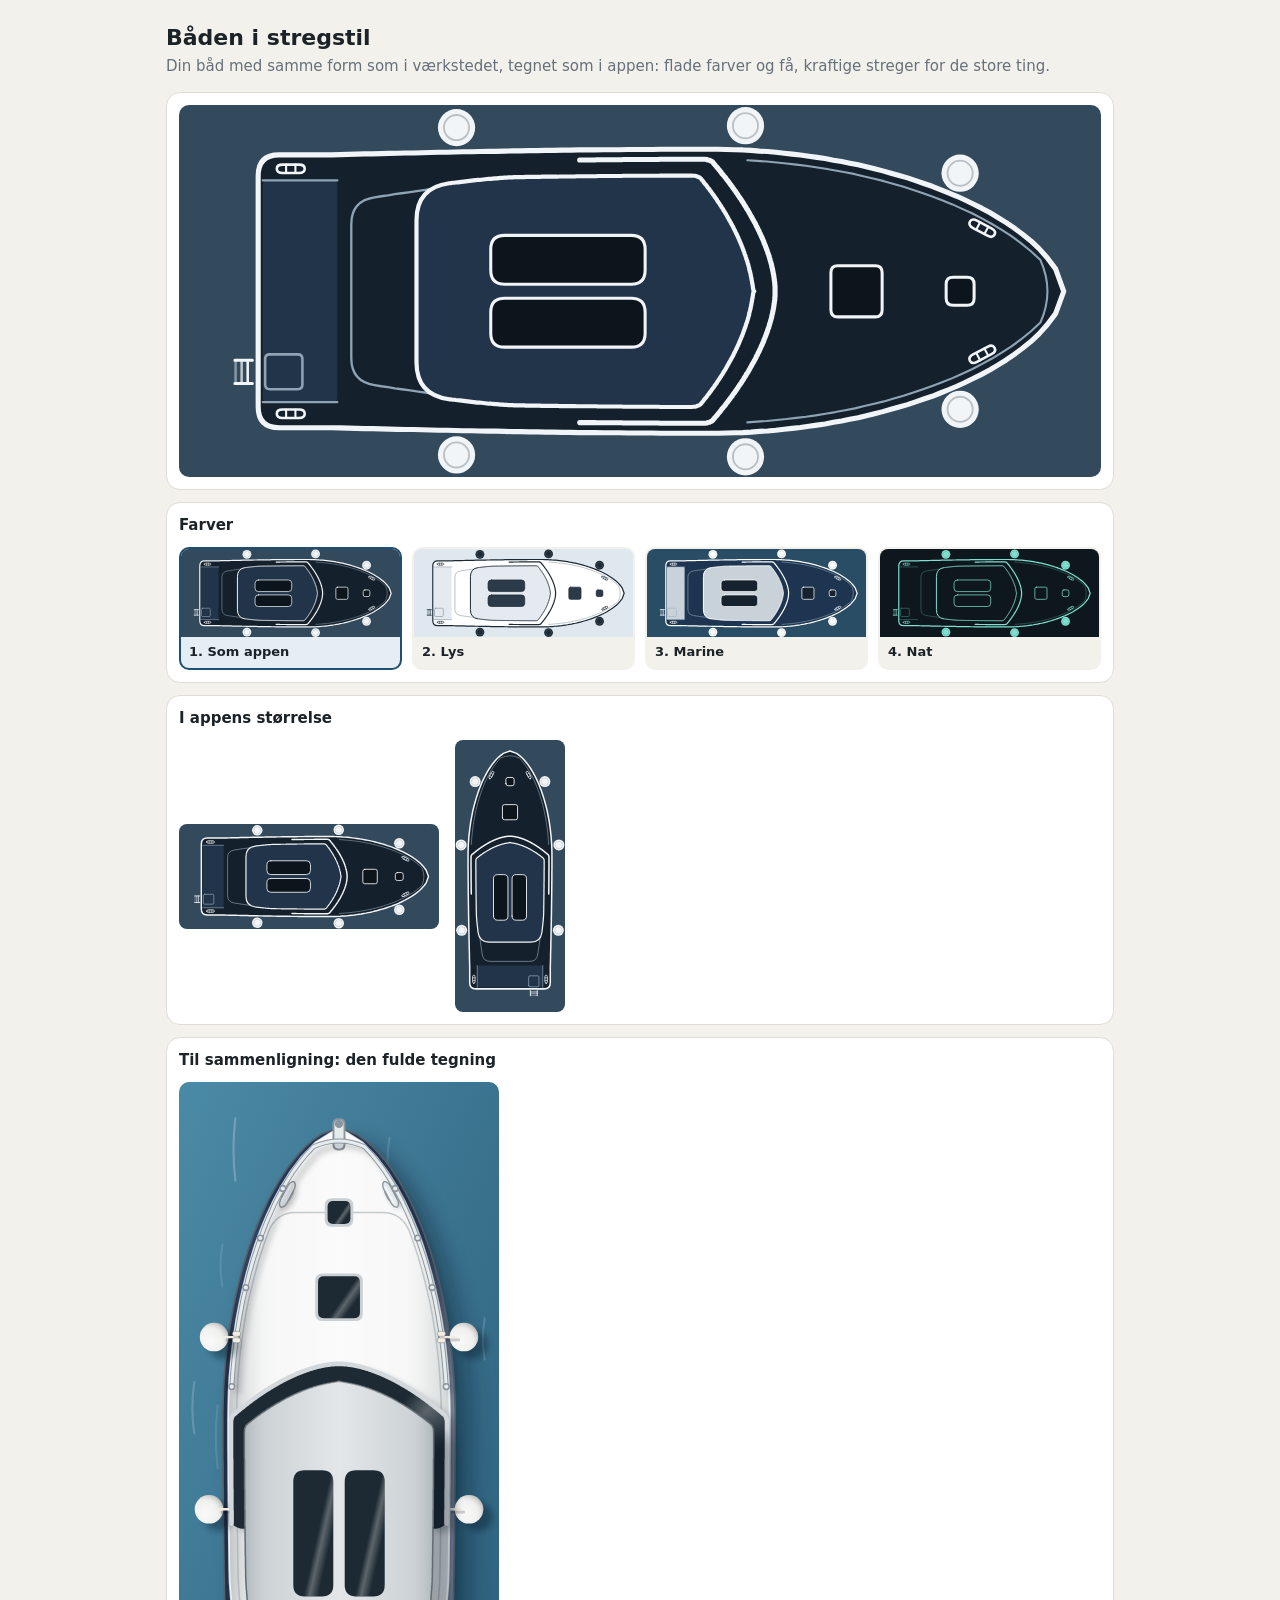
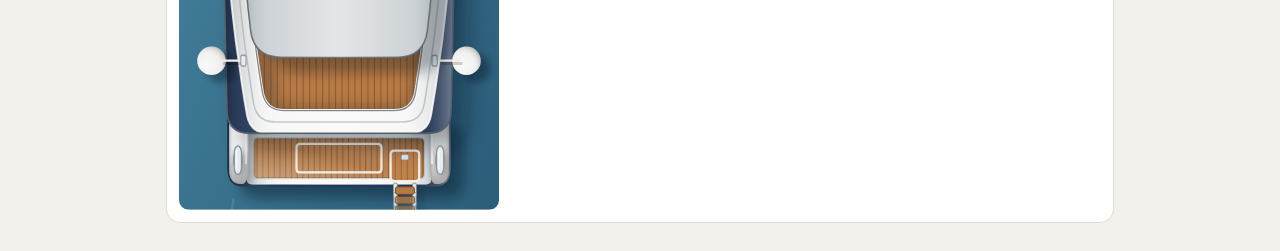
<file: tools/boat-studio/line-style.html>
<!doctype html><html lang="da"><head><meta charset="utf-8"><meta name="viewport" content="width=device-width,initial-scale=1">
<title>Båden i stregstil</title>
<style>
:root{--bg:#f3f1ec;--card:#fff;--ink:#1c2328;--mute:#66707a;--line:#e1ddd4;--acc:#1f4f73;--accbg:#e6eef5}
@media (prefers-color-scheme:dark){:root:not([data-theme="light"]){--bg:#12171b;--card:#1b2227;--ink:#e8ecef;--mute:#98a2ab;--line:#2b343b;--acc:#8cc0e6;--accbg:#1d3242}}
:root[data-theme="dark"]{--bg:#12171b;--card:#1b2227;--ink:#e8ecef;--mute:#98a2ab;--line:#2b343b;--acc:#8cc0e6;--accbg:#1d3242}
*{box-sizing:border-box}body{margin:0;background:var(--bg);color:var(--ink);font:15px/1.45 system-ui,-apple-system,"Segoe UI",sans-serif}
.wrap{max-width:980px;margin:0 auto;padding:16px}h1{font-size:22px;margin:6px 0 2px}p{color:var(--mute);margin:0 0 14px}
.card{background:var(--card);border:1px solid var(--line);border-radius:14px;padding:12px;margin:12px 0}
.card h2{font-size:15px;margin:0 0 10px}
.big svg,.full svg{display:block;width:100%;height:auto;border-radius:10px}
.row{display:grid;grid-template-columns:repeat(auto-fill,minmax(200px,1fr));gap:10px}
.opt{all:unset;cursor:pointer;border:2px solid transparent;border-radius:10px;overflow:hidden;background:var(--bg)}
.opt svg{display:block;width:100%;height:auto}.opt b{display:block;font-size:13px;padding:6px 8px}
.opt[aria-pressed="true"]{border-color:var(--acc);background:var(--accbg)}.opt:focus-visible{outline:2px solid var(--acc)}
.app{display:flex;gap:16px;flex-wrap:wrap;align-items:center}.app .s{width:260px}.app .s svg{display:block;width:100%;height:auto;border-radius:8px}
</style></head><body><div class="wrap">
<h1>Båden i stregstil</h1>
<p>Din båd med samme form som i værkstedet, tegnet som i appen: flade farver og få, kraftige streger for de store ting.</p>
<div class="card big" id="big"></div>
<div class="card"><h2>Farver</h2><div class="row" id="pal"></div></div>
<div class="card"><h2>I appens størrelse</h2><div class="app"><div class="s" id="small"></div><div class="s" id="small2" style="width:110px"></div></div></div>
<div class="card full"><h2>Til sammenligning: den fulde tegning</h2><div id="full"></div></div>
</div><script>
// Brochure-style deck plan of a sport cruiser, bow up. Drawn along the boat
// (x from transom 0 to bow L, y across, starboard positive) and turned -90°.
const O={form:0,plat:0,cock:0,fore:0,screen:0,roof:0,roofc:0,canvas:0,frame:0,style:0,side:0,deck:0,cush:0,floor:0,glass:0};
const SIDE=[['Grøn','#2f8a78'],['Hvid','#eef1f1'],['Marineblå','#22385a'],['Grafit','#4b535a'],['Sølv','#aeb7bd'],['Sort','#1f2226'],['Bordeaux','#6e2633']];
const DECKC=[['Hvid','#f6f7f6'],['Elfenben','#f2ede2'],['Lys grå','#e4e7e7']];
const CUSHC=[['Hvid','#fbfbfa'],['Creme','#efe5d2'],['Sand','#d9c6a5'],['Lysegrå','#cfd3d5'],['Marineblå','#2e4059'],['Terracotta','#b9684f']];
const FLOORC=[['Grå prikket','#cdd2d4'],['Teak','#b77a45'],['Hvidt','#eceeee'],['Mørkegrå','#8d9397']];
const GLASS=[['Mørk','#1d2a33'],['Blågrøn','#24484f'],['Røgfarvet','#3c3f44'],['Lys','#6f8c9c']];
const ROOFC=[['Hvid','#f3f5f5'],['Lys grå','#c9cfd3'],['Grafit','#4a5258'],['Sort','#23272b']];
const CANVAS=[['Marineblå','#2e3c52'],['Grå','#8a9095'],['Sand','#cdbb98'],['Sort','#2a2c2f'],['Hvid','#eef0ef']];
const FRAME=[['Lys grå','#d2d8db'],['Blankt stål','#e8edf0'],['Sort','#2a2f33'],['Hvid','#f6f7f7']];
const FORMS=[
 ['Som tegningen',{L:340,B:112,s:.5,pw:2,q:.62,tr:.95}],
 ['Spidsere stævn',{L:346,B:110,s:.46,pw:1.6,q:.8,tr:.94}],
 ['Rundere stævn',{L:336,B:114,s:.54,pw:2.4,q:.5,tr:.96}],
 ['Lang og smal',{L:362,B:104,s:.5,pw:1.9,q:.66,tr:.94}],
 ['Kort og bred',{L:318,B:122,s:.52,pw:2,q:.6,tr:.96}]];
const pk=(a,k)=>a[O[k]][1];const F=()=>FORMS[O.form][1];const FL=()=>F().L;
const P=(x,y)=>x.toFixed(1)+' '+y.toFixed(1);
function hb(x){const f=F(),t=x/f.L;if(t<=f.s)return f.B/2*(f.tr+(1-f.tr)*Math.sin(t/f.s*Math.PI/2));
  const u=(t-f.s)/(1-f.s);return f.B/2*Math.pow(Math.max(0,1-Math.pow(u,f.pw)),f.q);}
const rr=(x,y,w,h,r)=>{r=Math.min(r,w/2,h/2);return `M${P(x+r,y)} H${(x+w-r).toFixed(1)} Q${P(x+w,y)} ${P(x+w,y+r)} V${(y+h-r).toFixed(1)} Q${P(x+w,y+h)} ${P(x+w-r,y+h)} H${(x+r).toFixed(1)} Q${P(x,y+h)} ${P(x,y+h-r)} V${(y+r).toFixed(1)} Q${P(x,y)} ${P(x+r,y)}Z`;};
function inset(x0,x1,d,r=8,n=40){
  const D=typeof d==='function'?d:()=>d,y=x=>Math.max(0,hb(x)-D(x)),toBow=x1>=FL()-2,xe=toBow?x1:x1-r;
  let s=`M${P(x0,-y(x0)+r)} Q${P(x0,-y(x0))} ${P(x0+r,-y(x0+r))}`;
  for(let i=1;i<=n;i++){const x=x0+r+(xe-x0-r)*i/n;s+=` L${P(x,-y(x))}`;}
  if(!toBow)s+=` Q${P(x1,-y(x1))} ${P(x1,-y(x1)+r)} L${P(x1,y(x1)-r)} Q${P(x1,y(x1))} ${P(xe,y(xe))}`;
  for(let i=n;i>=1;i--){const x=x0+r+(xe-x0-r)*(i-1)/n;s+=` L${P(x,y(x))}`;}
  return s+` Q${P(x0,y(x0))} ${P(x0,y(x0)-r)}Z`;}
function hullOutline(){const L=FL(),n=90,r=Math.min(12,hb(0)*.22);let top='',bot='';
  for(let i=1;i<=n;i++){const x=r+(L-r)*i/n;top+=` L${P(x,-hb(x))}`;bot=` L${P(x,hb(x))}`+bot;}
  return `M${P(0,-hb(0)+r)} Q${P(0,-hb(0))} ${P(r,-hb(r))}`+top+bot+` L${P(r,hb(r))} Q${P(0,hb(0))} ${P(0,hb(0)-r)}Z`;}
let CID=0;const cid=n=>n+(++CID);
const ln=(w=.7,c='#8b959b')=>O.style?` stroke="${c}" stroke-width="${w}"`:'';
function moulded(d,fill,{lift=2,shade='mould'}={}){
  return `<path d="${d}" fill="#26323a" opacity=".22" transform="translate(${lift*.6} ${lift})" filter="url(#b2)"/><path d="${d}" fill="${fill}"${ln()}/><path d="${d}" fill="url(#${shade})"/>`;}
function recess(d,fill,kind){const id=cid('r');let g=`<clipPath id="${id}"><path d="${d}"/></clipPath><g clip-path="url(#${id})"><path d="${d}" fill="${fill}"/>`;
  if(kind==='teak')for(let y=-80;y<80;y+=3.4)g+=`<path d="M-60 ${y.toFixed(1)} H420" stroke="#6d4524" stroke-width=".55" opacity=".55"/>`;
  if(kind==='speck')g+=`<rect x="-60" y="-80" width="480" height="160" fill="url(#speck)"/>`;
  g+=`<path d="${d}" fill="none" stroke="#1c262d" stroke-width="12" opacity=".26" transform="translate(-3 2.5)" filter="url(#b3)"/></g>`;
  return g+`<path d="${d}" fill="none" stroke="#fff" stroke-width="1.6" opacity=".9"/>`+(O.style?`<path d="${d}" fill="none" stroke="#7d878d" stroke-width=".7"/>`:'');}
const glassFill=()=>pk(GLASS,'glass');
const glass=d=>`<path d="${d}" fill="${glassFill()}"/><path d="${d}" fill="url(#glassHi)"/>`;
// Upholstery drawn as a thick stroke along a centreline, with a piped groove.
function seat(d,w=S){const c=pk(CUSHC,'cush'),j='stroke-linecap="butt" stroke-linejoin="round"';
  return `<path d="${d}" fill="none" stroke="#26323a" stroke-width="${w}" ${j} opacity=".28" transform="translate(-2.4 2.4)" filter="url(#b2)"/>`+
   `<path d="${d}" fill="none" stroke="${O.style?'#8b959b':'#c9ced1'}" stroke-width="${w}" ${j}/>`+
   `<path d="${d}" fill="none" stroke="${c}" stroke-width="${w-1.2}" ${j}/>`+
   `<path d="${d}" fill="none" stroke="#000" stroke-width="${w-6}" ${j} opacity=".14"/>`+
   `<path d="${d}" fill="none" stroke="${c}" stroke-width="${w-7.4}" ${j}/>`+
   `<path d="${d}" fill="none" stroke="#fff" stroke-width="${(w-7.4)*.5}" ${j} opacity=".18" transform="translate(.8 -.8)"/>`;}
function pad(d){const c=pk(CUSHC,'cush');return moulded(d,c,{lift:2.2,shade:'cushion'});}
const deckIn=x=>2.8+9*Math.max(0,1-x/80)**1.3;
// ---------- Hull ----------
function hull(){const p=hullOutline(),L=FL(),dk=pk(DECKC,'deck');
  let g=`<path d="${p}" fill="#04111b" opacity=".38" transform="translate(-7 8)" filter="url(#b6)"/>`;
  g+=`<path d="${p}" fill="${pk(SIDE,'side')}"/><path d="${p}" fill="url(#sideGloss)"/>`;
  const dd=inset(0,L,deckIn,10);
  g+=`<path d="${dd}" fill="${dk}"/><path d="${dd}" fill="url(#crown)"/><path d="${dd}" fill="none" stroke="#fff" stroke-width="1" opacity=".8"/>`;
  // A raised gunwale line along the side decks.
  g+=`<path d="${inset(6,L*.86,x=>deckIn(x)+4.5,10)}" fill="none" stroke="#9aa4aa" stroke-width=".8" opacity=".55"/>`;
  if(O.style)g+=`<path d="${p}" fill="none" stroke="#56626a" stroke-width=".9"/>`;
  return g;}
// ---------- Platform ----------
function platform(len,kind){if(!len)return '';const w=hb(0)-8,d=rr(-len,-w,len+6,2*w,5);
  let g=`<path d="${d}" fill="#04111b" opacity=".3" transform="translate(-3 5)" filter="url(#b3)"/>`;
  if(kind==='white')return g+moulded(d,pk(DECKC,'deck'),{lift:0});
  const id=cid('pl');g+=`<clipPath id="${id}"><path d="${d}"/></clipPath><g clip-path="url(#${id})"><path d="${d}" fill="#c0824b"/>`;
  for(let y=-w;y<w;y+=3.2)g+=`<path d="M${-len} ${y.toFixed(1)} H6" stroke="#7a4e2a" stroke-width=".5" opacity=".55"/>`;
  g+=`<path d="${d}" fill="url(#teakGloss)"/></g>`;
  if(kind==='hatch')g+=`<path d="${rr(-len+5,-w*.45,len-9,w*.9,2)}" fill="none" stroke="#f4efe6" stroke-width="1.3"/>`;
  if(kind==='two')g+=[-1,1].map(s=>`<path d="${rr(-len+4,s<0?-w+4:4,len-6,w-8,2)}" fill="none" stroke="#f4efe6" stroke-width="1.3"/>`).join('');
  return g;}
const PLAT=[['Teak med luge',()=>platform(28,'hatch')],['Teak med to luger',()=>platform(28,'two')],['Hel teak',()=>platform(28,'teak')],['Hvid platform',()=>platform(24,'white')],['Kort teak',()=>platform(14,'teak')],['Ingen platform',()=>'']];
// ---------- Cockpit ----------
const WX=()=>FL()*.56;            // windscreen line
const CK={x0:12};const cIn=x=>deckIn(x)+10;const yi=x=>hb(x)-cIn(x);
function well(){const x1=WX()-4,d=inset(CK.x0,x1,cIn,10),k=O.floor;
  return recess(d,pk(FLOORC,'floor'),k===1?'teak':k===0||k===3?'speck':'');}
const pl=pts=>pts.map((p,i)=>(i?'L':'M')+P(...p)).join(' ');
function smooth(pts){let s=`M${P(...pts[0])}`;for(let i=1;i<pts.length-1;i++){const m=[(pts[i][0]+pts[i+1][0])/2,(pts[i][1]+pts[i+1][1])/2];s+=` Q${P(...pts[i])} ${P(...m)}`;}return s+` L${P(...pts[pts.length-1])}`;}
function table(x,y,r){return `<circle cx="${x-1}" cy="${y+2}" r="${r}" fill="#000" opacity=".22" filter="url(#b2)"/><circle cx="${x}" cy="${y}" r="${r}" fill="#e9ecec"/><circle cx="${x}" cy="${y}" r="${r}" fill="url(#mould)"/>`;}
function wetbar(x,y,w=30,h=13){return moulded(rr(x,y,w,h,4),pk(DECKC,'deck'),{lift:1.4})+`<circle cx="${x+8}" cy="${y+h/2}" r="3.4" fill="#c7cdd1"/><circle cx="${x+8}" cy="${y+h/2}" r="1.5" fill="#7c868c"/><path d="${rr(x+16,y+3,10,h-6,2)}" fill="#cfd5d8"/>`;}
// A polyline with rounded corners of radius r (for seat centrelines).
function rp(pts,r=10){let s=`M${P(...pts[0])}`;
  for(let i=1;i<pts.length-1;i++){const [x0,y0]=pts[i-1],[x1,y1]=pts[i],[x2,y2]=pts[i+1];
    const l1=Math.hypot(x1-x0,y1-y0),l2=Math.hypot(x2-x1,y2-y1),k=Math.min(r,l1/2,l2/2);
    s+=` L${P(x1-(x1-x0)/l1*k,y1-(y1-y0)/l1*k)} Q${P(x1,y1)} ${P(x1+(x2-x1)/l2*k,y1+(y2-y1)/l2*k)}`;}
  return s+` L${P(...pts[pts.length-1])}`;}
const S=20;                                  // seat depth
const xa=CK.x0+S/2+1;                        // centreline of the aft bench
const wv=x=>yi(x)-S/2-1;                     // centreline of a side seat
function tableR(x0,y0,w,h){return `<path d="${rr(x0-1,y0+2,w,h,5)}" fill="#000" opacity=".2" filter="url(#b2)"/><path d="${rr(x0,y0,w,h,5)}" fill="#eef0f0"/><path d="${rr(x0,y0,w,h,5)}" fill="url(#mould)"/><path d="${rr(x0+2,y0+2,w-4,h-4,4)}" fill="none" stroke="#c3c9cc" stroke-width=".7"/>`;}
function sink(x,y){return `<circle cx="${x}" cy="${y}" r="6" fill="#d3d8db"/><circle cx="${x}" cy="${y}" r="4.6" fill="#b8c0c4"/><circle cx="${x+1}" cy="${y-1}" r="1.3" fill="#7c868c"/>`;}
function wetbar(x,len){const y=wv(x)+2,d=rr(x,y-S/2,len,S-1,4);return moulded(d,pk(DECKC,'deck'),{lift:1.4})+sink(x+len*.35,y)+`<path d="${rr(x+len*.62,y-4,len*.26,8,2)}" fill="#cfd5d8"/>`;}
const COCK=[
 ['Sofa med knæk som tegningen',()=>{const w=wv(60),xF=WX()-44,xJ1=xa+82,xJ2=xa+60,J=17;
   return well()+seat(rp([[xF,-wv(xF)],[xJ1,-wv(xJ1)],[xJ1,-w+J],[xJ2,-w+J],[xJ2,-w],[xa,-w],[xa,w*.45]],10))
    +tableR(xa+S/2+5,-w+S/2+3,xJ2-xa-S-8,24)+wetbar(xa+40,46);}],
 ['U-sofa og bord',()=>{const w=wv(60),x1=xa+66;return well()+seat(rp([[x1,-w],[xa,-w],[xa,w],[x1,w]],10))+tableR(xa+S/2+8,-w+S/2+5,x1-xa-S-6,2*w-S-10);}],
 ['Solseng agter og sofa',()=>{const w=yi(40)-1;return well()+pad(rr(CK.x0+2,-w,44,2*w,9))+`<path d="M${CK.x0+24} ${-w+4} V${w-4}" stroke="#000" stroke-width=".8" opacity=".12"/>`+seat(rp([[xa+44,-wv(80)],[xa+100,-wv(110)]]))+tableR(xa+52,-wv(80)+S/2+4,36,22)+wetbar(xa+46,44);}],
 ['To sofaer over for hinanden',()=>{const w=wv(70);return well()+seat(rp([[xa+4,-w],[xa+82,-w]]))+seat(rp([[xa+4,w],[xa+82,w]]))+tableR(xa+20,-w+S/2+5,46,2*w-S-10);}],
 ['L-sofa og stor wetbar',()=>{const w=wv(60);return well()+seat(rp([[xa,w*.2],[xa,-w],[xa+86,-w]],10))+tableR(xa+S/2+8,-w+S/2+5,40,24)+wetbar(xa+20,70);}],
 ['Åbent med bord',()=>{const w=wv(60);return well()+tableR(xa+20,-16,40,32)+wetbar(xa+40,50);}]];
// ---------- Helm and companionway ----------
function helm(){const x=WX()-46,y=wv(x)-2,xc=WX()-32,yc=-wv(xc);
  return seat(rp([[x,y-12],[x,y+4]]),S)+
   `<circle cx="${x+19}" cy="${y-4}" r="6.5" fill="none" stroke="#2d363c" stroke-width="2.2"/><circle cx="${x+19}" cy="${y-4}" r="1.5" fill="#2d363c"/>`+
   `<path d="${rr(x+26,y-13,6,20,2)}" fill="#20292f"/>`+
   // Steps down to the cabin on the port side.
   `<path d="${rr(xc,yc-8,26,22,3)}" fill="#c6ccd0"/><path d="M${xc+7} ${yc-8} V${yc+14} M${xc+14} ${yc-8} V${yc+14} M${xc+21} ${yc-8} V${yc+14}" stroke="#9aa3a8" stroke-width=".8"/>`;}
// ---------- Windscreens ----------
const SY=x=>hb(x)-deckIn(x)-1.5;
function screenPts({ahead=14,back=12,p=2,wings=30}){const W=WX(),xf=W+ahead,xs=W-back,pts=[];
  for(let i=0;i<=8;i++){const x=xs-wings*(1-i/8);pts.push([x,-SY(x),0]);}
  for(let i=1;i<40;i++){const s=-1+2*i/40,x=xf-(xf-xs)*Math.pow(Math.abs(s),p);pts.push([x,s*SY(x),1]);}
  for(let i=0;i<=8;i++){const x=xs-wings*i/8;pts.push([x,SY(x),0]);}return pts;}
// Corner cutting, so bends come out round (endpoints stay put).
function chaikin(pts,it=3){for(let k=0;k<it;k++){const o=[pts[0]];for(let i=0;i<pts.length-1;i++){const [x0,y0]=pts[i],[x1,y1]=pts[i+1];o.push([x0*.75+x1*.25,y0*.75+y1*.25],[x0*.25+x1*.75,y0*.25+y1*.75]);}o.push(pts[pts.length-1]);pts=o;}return pts;}
// Offset a polyline by t towards the inside of the boat (aft and to the centre).
function offsetIn(pts,t){const c=[WX()-60,0];return pts.map((q,i)=>{const a=pts[Math.max(0,i-1)],b=pts[Math.min(pts.length-1,i+1)];
  let nx=-(b[1]-a[1]),ny=b[0]-a[0];const l=Math.hypot(nx,ny)||1;nx/=l;ny/=l;if(nx*(c[0]-q[0])+ny*(c[1]-q[1])<0){nx=-nx;ny=-ny;}return [q[0]+nx*t,q[1]+ny*t];});}
// A band of glass along a curve, with rounded ends.
function screenBand(pts,t){const o=chaikin(pts.map(p=>[p[0],p[1]])),i=offsetIn(o,t).reverse();
  const cap=(a,b)=>{const m=[(a[0]+b[0])/2-t*.45,(a[1]+b[1])/2];return ` Q${P(...m)} ${P(...b)}`;};
  return `M${P(...o[0])}`+o.slice(1).map(q=>' L'+P(...q)).join('')+cap(o[o.length-1],i[0])+i.slice(1).map(q=>' L'+P(...q)).join('')+cap(i[i.length-1],o[0])+'Z';}
const outerLine=q=>{const o=chaikin(q.map(p=>[p[0],p[1]]));return `M${P(...o[0])}`+o.slice(1).map(v=>' L'+P(...v)).join('');};
function screen(opt){const pts=screenPts(opt),t=opt.t||8,fr=pk(FRAME,'frame');let parts=[pts];
  if(opt.gap){const n=pts.length;parts=[pts.slice(0,n/2-3|0),pts.slice(n/2+3|0)];}
  return parts.map(q=>{const d=screenBand(q,t);return `<path d="${d}" fill="#04111b" opacity=".25" transform="translate(-2 4)" filter="url(#b2)"/>`+
    `<path d="${d}" fill="${glassFill()}" opacity="${opt.clear?.75:1}"/><path d="${d}" fill="url(#glassHi)"/>`+
    (opt.clear?'':`<path d="${outerLine(q)}" fill="none" stroke="${fr}" stroke-width="2.4" stroke-linecap="round" stroke-linejoin="round"/>`);}).join('')+
    (opt.dash!==false?(()=>{const f=offsetIn(chaikin(pts.filter(p=>p[2]).map(q=>[q[0],q[1]])),t+.5);const k=Math.round(f.length*.06);return `<path d="${screenBand(f.slice(k,f.length-k),6)}" fill="#dde2e4" opacity=".9"/>`;})():'');}
const SCREEN=[
 ['Buet i fuld bredde',()=>screen({ahead:14,back:10,p:2,wings:28,t:8})],
 ['Spids V-rude',()=>screen({ahead:22,back:6,p:1.05,wings:24,t:8})],
 ['Lav sportsrude',()=>screen({ahead:8,back:4,p:2.4,wings:0,t:4.5,dash:false})],
 ['Med gennemgang i midten',()=>screen({ahead:14,back:10,p:2,wings:28,t:8,gap:true})],
 ['Rammeløs',()=>screen({ahead:14,back:10,p:2,wings:20,t:7,clear:true})],
 ['Høj med lange vinger',()=>screen({ahead:16,back:12,p:1.8,wings:56,t:12})],
 ['Ingen rude',()=>'']];
// ---------- Roofs ----------
const rc=()=>pk(ROOFC,'roofc'),cv=()=>pk(CANVAS,'canvas');
function roofShape(d,fill,shade='roof'){return `<path d="${d}" fill="#04111b" opacity=".3" transform="translate(-8 10)" filter="url(#b3)"/><path d="${d}" fill="${fill}"${ln(.8,'#5f6a70')}/><path d="${d}" fill="url(#${shade})"/>`;}
function canvasTop(x0,x1,d=6,r=16,bows=3){const sh=inset(x0,x1,x=>deckIn(x)+d,r);let g=roofShape(sh,cv(),'canvasSh');
  for(let i=1;i<=bows;i++){const x=x0+(x1-x0)*i/(bows+1);g+=`<path d="M${P(x,-(hb(x)-deckIn(x)-d))} Q${P(x+5,0)} ${P(x,hb(x)-deckIn(x)-d)}" fill="none" stroke="#000" stroke-width="1.2" opacity=".28"/>`;}return g;}
function arch(x,col=rc(),w=12){const y=hb(x)-deckIn(x)-w/2-1,d=`M${P(x-12,-y)} Q${P(x+18,0)} ${P(x-12,y)}`;
  const foot=s=>`<path d="${rr(x-19,s*y-4,14,8,3)}" fill="${col}"/><path d="${rr(x-19,s*y-4,14,8,3)}" fill="#000" opacity=".15"/>`;
  return `<path d="${d}" fill="none" stroke="#04111b" stroke-width="${w}" opacity=".22" transform="translate(-7 8)" filter="url(#b3)"/>`+foot(-1)+foot(1)+`<path d="${d}" fill="none" stroke="${col}" stroke-width="${w}" stroke-linecap="butt"/><path d="${d}" fill="none" stroke="url(#tube)" stroke-width="${w}" stroke-linecap="butt"/><path d="${d}" fill="none" stroke="#fff" stroke-width="${w*.3}" stroke-linecap="butt" opacity=".45" transform="translate(1.5 -1)"/>`;}
// A hardtop whose front follows the windscreen and whose sides sit on the side decks.
function hardtopPath(x0){const W=WX(),y=x=>SY(x)-7,xs=W-10,r=14,xe=xs-7,n=16;
  const front=screenPts({ahead:14,back:10,p:2,wings:0}).filter(p=>p[2]).map(([x,yy])=>[x-7,Math.sign(yy)*Math.max(0,Math.abs(yy)-7)]);
  const side=[];for(let i=0;i<=n;i++)side.push(x0+r+(xe-x0-r)*i/n);
  const line=chaikin([...side.map(x=>[x,-y(x)]),...front,...side.slice().reverse().map(x=>[x,y(x)])],3);
  return `M${P(x0,-y(x0)+r)} Q${P(x0,-y(x0))} ${P(...line[0])}`+line.slice(1).map(q=>' L'+P(...q)).join('')+` Q${P(x0,y(x0))} ${P(x0,y(x0)-r)}Z`;}
function hardtop(x0,kind){const W=WX(),d=hardtopPath(x0);let g=roofShape(d,rc(),'roofTop');
  const m=(x0+W)/2-4,len=(W-x0)*.48,yw=Math.min(24,(hb(m)-deckIn(m))*.55);
  if(kind==='glass')g+=`<path d="${rr(m-len/2,-yw,len,2*yw,8)}" fill="#aab3b8"/>`+glass(rr(m-len/2+1.5,-yw+1.5,len-3,2*yw-3,7));
  if(kind==='two')g+=[-1,1].map(s=>glass(rr(m-len/2,s<0?-yw:3,len,yw-3,6))).join('');
  if(kind==='canvas'){g+=`<path d="${rr(m-len/2,-yw,len,2*yw,6)}" fill="${cv()}"/>`;for(let i=1;i<6;i++)g+=`<path d="M${(m-len/2+len*i/6).toFixed(1)} ${-yw} V${yw}" stroke="#000" stroke-width=".8" opacity=".25"/>`;}
  if(kind==='open')g+=`<path d="${rr(m-len/2,-yw,len,2*yw,8)}" fill="${pk(FLOORC,'floor')}"/><path d="${rr(m-len/2,-yw,len,2*yw,8)}" fill="none" stroke="#000" stroke-width="3" opacity=".18" filter="url(#b2)"/>`;
  return g;}
function ttop(){const W=WX(),x0=W-48,yw=(hb(W)-deckIn(W))*.62;return roofShape(rr(x0,-yw,46,2*yw,10),rc())+`<path d="${rr(x0+10,-yw*.5,22,yw,5)}" fill="#000" opacity=".08"/>`;}
function sunshade(){const w=hb(0)-6,d=rr(4,-w+2,62,2*w-4,4);return `<path d="M2 ${-w} L10 ${-w+6} M2 ${w} L10 ${w-6} M68 ${-w+2} L60 ${-w+8} M68 ${w-2} L60 ${w-8}" stroke="#555" stroke-width=".6"/>`+roofShape(d,cv(),'canvasSh');}
const ROOF=[
 ['Intet tag',()=>''],
 ['Radarbøjle',()=>arch(WX()-46)],
 ['Bøjle med kaleche frem',()=>canvasTop(WX()-50,WX()+4,2,10,2)+arch(WX()-46)],
 ['Kaleche over cockpittet',()=>canvasTop(22,WX()-2,6,18,3)],
 ['Hardtop med glassoltag',()=>hardtop(WX()-76,'glass')],
 ['Hardtop med to glasluger',()=>hardtop(WX()-76,'two')],
 ['Hardtop med stoftag',()=>hardtop(WX()-76,'canvas')],
 ['Hardtop med åbning',()=>hardtop(WX()-76,'open')],
 ['Lang hardtop til agter',()=>hardtop(40,'two')],
 ['T-top over førerpladsen',()=>ttop()],
 ['Sort sportsbøjle',()=>arch(WX()-46,'#2a2e32',10)],
 ['Bøjle og solsejl agter',()=>arch(WX()-46)+sunshade()]];
// ---------- Foredeck ----------
const round=(x,r)=>`<circle cx="${x}" cy="0" r="${r+1.8}" fill="#c9cfd2"/><circle cx="${x}" cy="0" r="${r}" fill="${glassFill()}"/><circle cx="${x}" cy="0" r="${r}" fill="url(#glassHi)"/>`;
const sq=(x,s)=>`<path d="${rr(x-s/2-1.5,-s/2-1.5,s+3,s+3,4)}" fill="#c9cfd2"/>`+glass(rr(x-s/2,-s/2,s,s,3));
const anchor=()=>'';
function sunpad(x0,x1,pleats,head){const a=x=>(hb(x)-deckIn(x)-7);let d=`M${P(x0,-a(x0))}`;
  for(let i=1;i<=14;i++){const x=x0+(x1-x0)*i/14;d+=` L${P(x,-a(x))}`;}d+=` Q${P(x1+10,0)} ${P(x1,a(x1))}`;
  for(let i=14;i>=0;i--){const x=x0+(x1-x0)*i/14;d+=` L${P(x,a(x))}`;}d+=` Q${P(x0-5,0)} ${P(x0,-a(x0))}Z`;
  let g=pad(d);const c=pk(CUSHC,'cush');
  if(pleats){const id=cid('sp');g+=`<clipPath id="${id}"><path d="${d}"/></clipPath><g clip-path="url(#${id})">`;
    for(let k=-6;k<=6;k++){const y=k*7;g+=`<path d="M${x0} ${y*1.0} Q${(x0+x1)/2} ${y*.95} ${x1+12} ${y*.35}" fill="none" stroke="#000" stroke-width="1" opacity=".12"/><path d="M${x0} ${y+1.2} Q${(x0+x1)/2} ${y*.95+1.2} ${x1+12} ${y*.35+1}" fill="none" stroke="#fff" stroke-width=".8" opacity=".5"/>`;}g+='</g>';}
  if(head)g+=pad(`M${P(x0-2,-a(x0)+6)} Q${P(x0-10,0)} ${P(x0-2,a(x0)-6)} L${P(x0+6,a(x0)-8)} Q${P(x0,0)} ${P(x0+6,-a(x0)+8)}Z`);
  return g;}
const FORE=[
 ['Stribet solseng og rund luge',()=>sunpad(WX()+30,FL()*.84,true,true)+round(FL()*.87,6)+anchor()],
 ['Glat solseng',()=>sunpad(WX()+30,FL()*.84,false,false)+round(FL()*.87,6)+anchor()],
 ['Rent dæk med rund luge',()=>round(FL()*.82,8)+anchor()],
 ['To runde luger',()=>round(FL()*.82,8)+round(FL()*.7,6)+anchor()],
 ['Firkantede luger',()=>sq(FL()*.72,22)+sq(FL()*.86,12)+anchor()],
 ['Kort solseng og luge',()=>sunpad(WX()+30,FL()*.72,true,false)+round(FL()*.84,7)+anchor()]];
// ---------- Boat ----------
function boat(){return PLAT[O.plat][1]()+hull()+FORE[O.fore][1]()+COCK[O.cock][1]()+helm()+SCREEN[O.screen][1]()+ROOF[O.roof][1]();}
const DEFS=()=>`<defs>
<linearGradient id="sea" x1="0" y1="0" x2="1" y2="1"><stop offset="0" stop-color="#4b8aa6"/><stop offset="1" stop-color="#2b5d79"/></linearGradient>
<linearGradient id="sideGloss" x1="0" y1="0" x2="0" y2="1"><stop offset="0" stop-color="#000" stop-opacity=".25"/><stop offset=".2" stop-color="#fff" stop-opacity="0"/><stop offset=".8" stop-color="#000" stop-opacity="0"/><stop offset="1" stop-color="#fff" stop-opacity=".4"/></linearGradient>
<linearGradient id="crown" x1="0" y1="0" x2="0" y2="1"><stop offset="0" stop-color="#3f4b53" stop-opacity=".3"/><stop offset=".2" stop-color="#fff" stop-opacity=".05"/><stop offset=".5" stop-color="#fff" stop-opacity=".45"/><stop offset=".8" stop-color="#fff" stop-opacity=".1"/><stop offset="1" stop-color="#5d6a72" stop-opacity=".25"/></linearGradient>
<linearGradient id="mould" x1="0" y1="1" x2=".3" y2="0"><stop offset="0" stop-color="#fff" stop-opacity=".7"/><stop offset=".55" stop-color="#fff" stop-opacity="0"/><stop offset="1" stop-color="#6c7880" stop-opacity=".28"/></linearGradient>
<linearGradient id="cushion" x1="0" y1="1" x2=".2" y2="0"><stop offset="0" stop-color="#fff" stop-opacity=".5"/><stop offset=".5" stop-color="#fff" stop-opacity=".05"/><stop offset="1" stop-color="#5f6a72" stop-opacity=".28"/></linearGradient>
<linearGradient id="roof" x1="0" y1="0" x2="0" y2="1"><stop offset="0" stop-color="#55626a" stop-opacity=".3"/><stop offset=".5" stop-color="#fff" stop-opacity=".55"/><stop offset="1" stop-color="#7a868d" stop-opacity=".35"/></linearGradient>
<linearGradient id="roofTop" x1="0" y1="0" x2="0" y2="1"><stop offset="0" stop-color="#6b777e" stop-opacity=".28"/><stop offset=".14" stop-color="#fff" stop-opacity=".1"/><stop offset=".5" stop-color="#fff" stop-opacity=".5"/><stop offset=".86" stop-color="#fff" stop-opacity=".1"/><stop offset="1" stop-color="#6b777e" stop-opacity=".28"/></linearGradient>
<linearGradient id="canvasSh" x1="0" y1="0" x2="0" y2="1"><stop offset="0" stop-color="#000" stop-opacity=".25"/><stop offset=".5" stop-color="#fff" stop-opacity=".18"/><stop offset="1" stop-color="#000" stop-opacity=".25"/></linearGradient>
<linearGradient id="tube" x1="0" y1="0" x2="1" y2="0"><stop offset="0" stop-color="#000" stop-opacity=".25"/><stop offset=".5" stop-color="#fff" stop-opacity=".2"/><stop offset="1" stop-color="#000" stop-opacity=".1"/></linearGradient>
<linearGradient id="teakGloss" x1="0" y1="0" x2="1" y2="1"><stop offset="0" stop-color="#fff" stop-opacity=".25"/><stop offset=".5" stop-color="#fff" stop-opacity="0"/><stop offset="1" stop-color="#000" stop-opacity=".18"/></linearGradient>
<linearGradient id="glassHi" x1="0" y1="1" x2=".7" y2="0"><stop offset=".25" stop-color="#fff" stop-opacity="0"/><stop offset=".4" stop-color="#fff" stop-opacity=".28"/><stop offset=".5" stop-color="#fff" stop-opacity="0"/></linearGradient>
<radialGradient id="fendG" cx=".35" cy=".35" r=".75"><stop offset="0" stop-color="#fff" stop-opacity=".55"/><stop offset=".5" stop-color="#fff" stop-opacity="0"/><stop offset="1" stop-color="#000" stop-opacity=".3"/></radialGradient>
<pattern id="speck" width="5" height="5" patternUnits="userSpaceOnUse"><circle cx="1" cy="1" r=".45" fill="#7f878c" opacity=".55"/><circle cx="3.6" cy="3.2" r=".35" fill="#fff" opacity=".8"/></pattern>
<filter id="b2" x="-20%" y="-30%" width="140%" height="160%"><feGaussianBlur stdDeviation="1.6"/></filter>
<filter id="b3" x="-20%" y="-30%" width="140%" height="160%"><feGaussianBlur stdDeviation="3"/></filter>
<filter id="b6" x="-10%" y="-30%" width="120%" height="160%"><feGaussianBlur stdDeviation="6"/></filter></defs>`;
function water(x,y,w,h){let g=`<rect x="${x}" y="${y}" width="${w}" height="${h}" fill="url(#sea)"/>`,s=7;const r=()=>{s=(s*9301+49297)%233280;return s/233280;};
  for(let i=0;i<16;i++){const px=x+r()*w,py=y+r()*h,l=12+r()*22;g+=`<path d="M${P(px,py)} q-2 ${l/2} 0 ${l}" fill="none" stroke="#eaf5fb" stroke-width="1.1" stroke-linecap="round" opacity="${(.1+r()*.15).toFixed(2)}"/>`;}return g;}
let svgN=0;
function uniq(svg){const n=++svgN,ids=new Set();svg.replace(/id="([^"]+)"/g,(m,i)=>ids.add(i));ids.forEach(i=>{svg=svg.split(`id="${i}"`).join(`id="${i}_${n}"`).split(`url(#${i})`).join(`url(#${i}_${n})`);});return svg;}
// crop is [x0,y0,w,h] along the boat; the picture is turned so the bow points up.
function boatSvg(crop){const L=FL(),c=crop?crop(L):[-40,-84,L+64,168],vb=[c[1],-(c[0]+c[2]),c[3],c[2]];
  return uniq(`<svg viewBox="${vb.join(' ')}" role="img" aria-label="Sportscruiser set oppefra med stævnen op">${DEFS()}${water(vb[0],vb[1],vb[2],vb[3])}<g transform="rotate(-90)">${boat()}</g></svg>`);}

// ---------- The owner's build so far ----------
Object.assign(O,{form:4,screen:5,roof:8,cock:5,fore:4,plat:0,roofc:1,canvas:2,frame:0,glass:0,side:2,deck:0,floor:1,cush:2,style:1,
  cleatn:1,cleatpos:0,cleatt:0,cleato:0,metal:0,rail:1,ladder:6,lside:0,bow:0,ftie:0,fline:0,fendn:2,fends:0,fendh:0,fendt:0,fendc:0});
const METAL=[['Blankt stål','#e6ebee','#8b959d'],['Sort','#3a3e42','#16181a'],['Messing','#dcbc70','#8f7336']];
const mt=()=>METAL[O.metal];
// ---------- Cleats ----------
// Each set lists positions along the boat; pairs sit port and starboard.
const CLEATN=[
 ['4: agter og midtskibs',L=>[14,L*.63]],
 ['6: agter, midt og for',L=>[14,L*.63,L*.87]],
 ['7: også en stævnklampe',L=>[14,L*.63,L*.87,'bow']],
 ['8: også springklamper',L=>[14,L*.3,L*.63,L*.87]],
 ['10: to agter i hver side',L=>[8,26,L*.3,L*.63,L*.87]]];
const CLEATPOS=[['Yderst ved kanten',5.6],['Midt på sidedækket',8.4],['Agterklamper på hækken',5.6]];
function cleatShape(k){const [ , a,b]=mt();
  const horn=s=>`<path d="M${-7.5*s} 0 Q${-7*s} -1.7 ${-4*s} -1.9 L${4*s} -1.9 Q${7*s} -1.7 ${7.5*s} 0 Q${7*s} 1.7 ${4*s} 1.9 L${-4*s} 1.9 Q${-7*s} 1.7 ${-7.5*s} 0Z" fill="${a}" stroke="${b}" stroke-width=".7"/><path d="M${-5*s} -.7 H${5*s}" stroke="#fff" stroke-width=".7" opacity=".6"/>`;
  if(k===0)return `<path d="${rr(-3.2,-2.6,6.4,5.2,1.6)}" fill="${b}"/>`+horn(1);
  if(k===1)return `<path d="${rr(-4,-3,8,6,2)}" fill="${b}"/>`+horn(1.4);
  if(k===2)return `<circle r="4.4" fill="${b}"/><circle r="3.6" fill="${a}"/><path d="${rr(-2.6,-.7,5.2,1.4,.7)}" fill="${b}"/>`;
  if(k===3)return `<circle r="4.6" fill="${b}"/><circle r="3.5" fill="${a}"/><circle cx="-.9" cy="-.9" r="1.3" fill="#fff" opacity=".55"/>`;
  return `<path d="${rr(-6.5,-1.6,13,3.2,1.4)}" fill="${a}" stroke="${b}" stroke-width=".7"/><path d="${rr(-1.6,-4.5,3.2,9,1.4)}" fill="${a}" stroke="${b}" stroke-width=".7"/><circle r="1.4" fill="${b}"/>`;}
const CLEATT=[['Klassisk klampe',0],['Stor klampe',1],['Nedfældet (pop-up)',2],['Pullert',3],['Krydspullert',4]];
const CLEATO=[['Langskibs',0],['Skrå 20°',20],['Skrå 45°',45],['Tværskibs',90]];
function cleatAt(x,y,rot){return `<g transform="translate(${P(x,y)}) rotate(${rot.toFixed(1)})"><ellipse cx="-1.4" cy="1.6" rx="7" ry="3" fill="#000" opacity=".22" filter="url(#b2)"/>${cleatShape(O.cleatt)}</g>`;}
function cleats(){const L=FL(),d=CLEATPOS[O.cleatpos][1],o=CLEATO[O.cleato][1];let g='';
  CLEATN[O.cleatn][1](L).forEach(x=>{
    if(x==='bow'){g+=cleatAt(BOWS[O.bow][2]?L-46:L-30,0,90);return;}
    if(x<30&&typeof PEDGE!=='undefined'&&PEDGE[O.pedge][2]&&PLEN[O.plat]){[-1,1].forEach(s=>g+=cleatAt(-PLEN[O.plat]*.5,s*(hb(0)-5.5),0));return;}
    if(O.cleatpos===2&&x<30){[-1,1].forEach(s=>g+=cleatAt(5,s*(hb(5)-deckIn(5)-6),s*(45+o)));return;}
    const t=Math.atan2(hb(x+2)-hb(x-2),4)*180/Math.PI;
    [-1,1].forEach(s=>{const y=s*(hb(x)-deckIn(x)-d);g+=cleatAt(x,y,s*(t+o));});});
  return g;}
// ---------- Rail ----------
function steelLine(d,w=1.6){const [,a,b]=mt();return `<path d="${d}" fill="none" stroke="#04111b" stroke-width="${w+.6}" opacity=".25" transform="translate(-2.5 3)" filter="url(#b2)" stroke-linecap="round"/><path d="${d}" fill="none" stroke="${b}" stroke-width="${w+1}" stroke-linecap="round" stroke-linejoin="round"/><path d="${d}" fill="none" stroke="${a}" stroke-width="${w}" stroke-linecap="round" stroke-linejoin="round"/>`;}
function railPath(x0,d=1.5){const L=FL(),xb=L-10,y=x=>hb(x)-deckIn(x)-d;let a='',b='';const n=30;
  for(let i=0;i<=n;i++){const x=x0+(xb-x0)*i/n;a+=(i?' L':'M')+P(x,-y(x));b=` L${P(x,y(x))}`+b;}
  return {d:a+` Q${P(xb+6,0)} ${P(xb,y(xb))}`+b.replace(/^ L[^L]*/,''),pts:Array.from({length:Math.floor((xb-x0)/26)+1},(_,i)=>x0+i*26)};}
function rail(x0){const r=railPath(x0),[,a,b]=mt();let g=steelLine(r.d);
  r.pts.forEach(x=>[-1,1].forEach(s=>{const y=s*(hb(x)-deckIn(x)-1.5);g+=`<circle cx="${x.toFixed(1)}" cy="${y.toFixed(1)}" r="1.9" fill="${b}"/><circle cx="${x.toFixed(1)}" cy="${y.toFixed(1)}" r="1.1" fill="${a}"/>`;}));return g;}
const RAIL=[['Fuld ræling fra cockpittet',()=>rail(WX()-60)],['Fra ruden og frem',()=>rail(WX()+4)],['Kun forude',()=>rail(FL()*.76)],
 ['Håndlister på fordækket',()=>[-1,1].map(s=>{const x0=WX()+34,x1=FL()*.78,y=x=>s*(hb(x)-deckIn(x)-9);return steelLine(`M${P(x0,y(x0))} Q${P((x0+x1)/2,y((x0+x1)/2))} ${P(x1,y(x1))}`,1.4);}).join('')],
 ['Ingen gelænder',()=>'']];
// ---------- Swim ladder ----------
const PLEN=[28,28,28,24,14,0];
const LSIDE=[['Styrbord',1],['Bagbord',-1],['Midt',0]];
const ladY=()=>{const s=LSIDE[O.lside][1];return s*(hb(0)-24);};
// Parts below the waterline fade into the sea.
const sub=(g,k)=>`<g opacity="${Math.max(.18,1-k*.22).toFixed(2)}">${g}</g>`;
function tube(d,w=1.6){return steelLine(d,w);}
function rungs(x0,yc,hw,n,step,teak){let g='';for(let i=0;i<n;i++){const x=x0-step*(i+.6);
  const r=teak?`<path d="${rr(x-2,yc-hw,4,2*hw,1.2)}" fill="#b77a45" stroke="#6d4524" stroke-width=".5"/>`:tube(`M${P(x,yc-hw)} L${P(x,yc+hw)}`,1.4);g+=sub(r,i);}return g;}
function ladder({hw=5,n=4,step=5,teak=false,handles=0,grab=false,start}){const x0=-PLEN[O.plat]+1,yc=ladY();let g='';
  // side rails going down into the water
  if(start!==undefined)g+=tube(`M${P(start,yc-hw)} L${P(x0,yc-hw)} M${P(start,yc+hw)} L${P(x0,yc+hw)}`,1.5);
  for(let i=0;i<n;i++)g+=sub(tube(`M${P(x0-step*i,yc-hw)} L${P(x0-step*(i+1),yc-hw)} M${P(x0-step*i,yc+hw)} L${P(x0-step*(i+1),yc+hw)}`,1.5),i);
  g+=rungs(x0,yc,hw,n,step,teak);
  if(grab)g+=tube(`M${P(x0+2,yc-hw)} Q${P(x0+12,yc-hw)} ${P(x0+12,yc)} Q${P(x0+12,yc+hw)} ${P(x0+2,yc+hw)}`,1.7);
  if(handles)[-1,1].forEach(s=>{const y=yc+s*(hw+3);g+=tube(`M${P(x0+16,y)} Q${P(x0-2,y+s*3)} ${P(x0-8,y)}`,1.7)+`<circle cx="${x0+16}" cy="${y}" r="2" fill="${mt()[2]}"/>`;});
  return g;}
function steps(teak){const x0=-PLEN[O.plat],yc=ladY(),w=12;let g='';
  for(let k=0;k<4;k++){const x=x0-3-k*7;const st=`<path d="${rr(x-6,yc-w,7,2*w,2)}" fill="${teak?'#c0824b':pk(DECKC,'deck')}" stroke="${teak?'#7a4e2a':'#9aa4aa'}" stroke-width=".6"/>`+(teak?`<path d="M${x-6} ${yc} H${x+1}" stroke="#7a4e2a" stroke-width=".5"/>`:'');g+=sub(st,k);}
  return g+tube(`M${P(x0+6,yc-w-2)} Q${P(x0-6,yc-w-3)} ${P(x0-16,yc-w-2)}`,1.6)+tube(`M${P(x0+6,yc+w+2)} Q${P(x0-6,yc+w+3)} ${P(x0-16,yc+w+2)}`,1.6);}
// A ladder stowed under a hatch in the platform: closed, or with the lid
// folded forward and the ladder run out into the water.
function hatchLadder(open){const x0=-PLEN[O.plat]+3,yc=ladY(),w=7.5,l=16,d=rr(x0,yc-w,l,2*w,2);
  if(!open)return `<path d="${d}" fill="#000" opacity=".06"/><path d="${d}" fill="none" stroke="#f4efe6" stroke-width="1.2"/><path d="${rr(x0+l-5,yc-2,3,4,1)}" fill="${mt()[1]}" stroke="${mt()[2]}" stroke-width=".5"/>`;
  // lid folded over sideways onto the platform, well open, ladder run out aft
  const dir=yc>0?-1:1,ly=yc+dir*2*w;
  let g=`<path d="${rr(x0,ly-w,l,2*w,2)}" fill="#04111b" opacity=".25" transform="translate(-1.5 2)" filter="url(#b2)"/><path d="${rr(x0,ly-w,l,2*w,2)}" fill="#b07444"/><path d="${rr(x0+1,ly-w+1,l-2,2*w-2,1.5)}" fill="none" stroke="#7a4e2a" stroke-width=".6"/>`;
  g+=`<path d="${d}" fill="#2a3237"/><path d="${d}" fill="none" stroke="#000" stroke-width="3" opacity=".35" filter="url(#b2)"/>`;
  return g+ladder({hw:5,n:4,step:5,start:x0+l-2,teak:true});}
const LADDER=[
 ['Teleskopstige med gribebøjle',()=>ladder({hw:5,n:4,step:5,grab:true})],
 ['Stige med teaktrin',()=>ladder({hw:6,n:4,step:5.5,teak:true,grab:true})],
 ['Bred stige med to håndtag',()=>ladder({hw:8,n:4,step:5.5,teak:true,handles:1})],
 ['Smal stige med håndtag',()=>ladder({hw:4,n:5,step:4.5,handles:1})],
 ['Badetrappe i teak',()=>steps(true)],
 ['Hvid badetrappe',()=>steps(false)],
 ['Under luge, lukket',()=>hatchLadder(false)],
 ['Under luge, foldet ud',()=>hatchLadder(true)],
 ['Ingen badestige',()=>'']];
// ---------- Fenders ----------
const FENDN=[['Ingen',0],['2 i hver side',2],['3 i hver side',3],['4 i hver side',4],['6 i hver side',6]];
const FENDS=[['Begge sider',[-1,1]],['Kun styrbord',[1]],['Kun bagbord',[-1]]];
const FENDH=[['Lodret',0],['Vandret',1]];
const FENDT=[['Cylinder',0],['Kugle',1],['Flad fender',2],['Med fendersok',3]];
const FENDC=[['Hvid','#f2f3f1'],['Marineblå','#24365a'],['Sort','#25282b'],['Grå','#9aa1a6'],['Blå','#2f6db5'],['Rød','#b5372e']];
const FTIE=[['Til gelænderet',0],['Til klamperne',1],['I fenderholdere',2],['Gennem øjer i skandækket',3]];
const FLINE=[['Hvid','#f1ede2'],['Marineblå','#2b3d5c'],['Rød','#b23b30'],['Sort','#2a2c2f'],['Sand','#cdb98f']];
const R=7.5;                                       // fender radius, the same for all round types
function attach(x,s){const t=FTIE[O.ftie][1],L=FL(),yd=d=>s*(hb(x)-deckIn(x)-d);
  if(t===0&&RAIL[O.rail][0]!=='Ingen gelænder'&&O.rail!==3){const r=railPath(railStart());let best=r.pts[0];r.pts.forEach(q=>{if(Math.abs(q-x)<Math.abs(best-x))best=q;});return {x:best,y:s*(hb(best)-deckIn(best)-1.5),k:'rail'};}
  if(t===1){const xs=CLEATN[O.cleatn][1](L).filter(v=>v!=='bow');let best=xs[0];xs.forEach(q=>{if(Math.abs(q-x)<Math.abs(best-x))best=q;});return {x:best,y:s*(hb(best)-deckIn(best)-CLEATPOS[O.cleatpos][1]),k:'cleat'};}
  if(t===3)return {x,y:yd(3),k:'eye'};
  return {x,y:yd(1.2),k:'holder'};}
const railStart=()=>[WX()-60,WX()+4,FL()*.76][O.rail]??WX();
function rope(x1,y1,x2,y2){const c=FLINE[O.fline][1],mx=(x1+x2)/2,my=(y1+y2)/2+(x2-x1)*.06;
  return `<path d="M${P(x1,y1)} Q${P(mx,my)} ${P(x2,y2)}" fill="none" stroke="#000" stroke-width="1.6" opacity=".18" transform="translate(-1.5 2)"/><path d="M${P(x1,y1)} Q${P(mx,my)} ${P(x2,y2)}" fill="none" stroke="${c}" stroke-width="1.2" stroke-linecap="round"/>`;}
function knot(a,s){const c=FLINE[O.fline][1];
  if(a.k==='holder')return `<path d="${rr(a.x-3.2,a.y-s*1.4-1.6,6.4,3.2,1.2)}" fill="${mt()[2]}"/><path d="${rr(a.x-2.6,a.y-s*1.4-1.1,5.2,2.2,.9)}" fill="${mt()[1]}"/>`;
  if(a.k==='eye')return `<ellipse cx="${a.x}" cy="${a.y}" rx="2.2" ry="1.4" fill="#4d575d"/>`;
  // A clove hitch: two turns lying side by side.
  return `<path d="${rr(a.x-3,a.y-2.2,2.6,4.4,1.2)}" fill="${c}" stroke="#000" stroke-opacity=".25" stroke-width=".5"/><path d="${rr(a.x+.4,a.y-2.2,2.6,4.4,1.2)}" fill="${c}" stroke="#000" stroke-opacity=".25" stroke-width=".5"/>`;}
// Where a line from a fender at x is made fast. Fenders then hang straight
// below that point; with no stanchion or cleat close by, a holder is used.
function tieAt(x,s){let a=attach(x,s);if(Math.abs(a.x-x)>16)a={x,y:s*(hb(x)-deckIn(x)-1.2),k:'holder'};return a;}
function fender(x,s){const c=FENDC[O.fendc][1],t=O.fendt,h=O.fendh;let shape,yy,ties=[];
  const horiz=t===2||(t!==1&&h===1);
  if(!horiz){const a=tieAt(x,s);x=a.x;ties=[a];}
  const e=hb(x);
  if(t===2){yy=s*(e+2.6);shape=`<path d="${rr(x-11,yy-2.6,22,5.2,1.8)}"/>`;}
  else if(horiz){yy=s*(e+R);shape=`<path d="${rr(x-14,yy-R,28,2*R,R)}"/>`;}
  else{yy=s*(e+R);shape=`<circle cx="${x}" cy="${yy}" r="${R}"/>`;}
  if(horiz)ties=[x-9,x+9].map(ex=>{const a=tieAt(ex,s);return Math.abs(a.x-ex)>6?{x:ex,y:s*(hb(ex)-deckIn(ex)-1.2),k:'holder'}:a;});
  const fill=(f,extra='')=>shape.replace('/>',` fill="${f}" ${extra}/>`);
  let g=`<g transform="translate(-4 5)" opacity=".35" filter="url(#b2)">${fill('#04111b')}</g>`+fill(c)+fill('url(#fendG)');
  if(t===3)g+=fill('none','stroke="#000" stroke-width="1.6" stroke-dasharray="1.2 1.2" opacity=".22"');
  
  ties.forEach(a=>{const ex=horiz?a.x:x,ey=horiz?yy-s*(t===2?0:R*.5):yy-s*R*.55;g+=rope(ex,ey,a.x,a.y)+knot(a,s);});
  return {g,x};}
function fenders(){const n=FENDN[O.fendn][1],L=FL();if(!n)return '';let g='';
  FENDS[O.fends][1].forEach(s=>{const used=[];for(let i=0;i<n;i++){const x=n===1?L*.4:L*(.12+.5*i/(n-1));
    const f=fender(x,s);if(used.some(u=>Math.abs(u-f.x)<14))continue;used.push(f.x);g+=f.g;}});return g;}
// ---------- Bow ----------
function roller(L,len=18){const [,a,b]=mt();return `<path d="${rr(L-len,-3.4,len+5,6.8,3)}" fill="${b}"/><path d="${rr(L-len+1,-2.4,len+3,4.8,2.4)}" fill="${a}"/><circle cx="${L+2}" cy="0" r="2.2" fill="${b}"/>`;}
// A delta anchor seen from above: point forward, two flukes aft, shank in the roller.
function anchorShape(x){const [,a,b]=mt();return `<g transform="translate(${x} 0)"><path d="M-12 0 H3" stroke="${b}" stroke-width="2.8" stroke-linecap="round"/><path d="M-12 0 H3" stroke="${a}" stroke-width="1.5" stroke-linecap="round"/>`+
  `<path d="M15 0 Q9 -3 2 -7.5 Q4.5 -3 4 0 Q4.5 3 2 7.5 Q9 3 15 0Z" fill="${a}" stroke="${b}" stroke-width=".8" stroke-linejoin="round"/><path d="M14 0 L4 0" stroke="${b}" stroke-width=".7"/></g>`;}
function windlass(x){const [,a,b]=mt();return `<circle cx="${x-1}" cy="1.5" r="6" fill="#000" opacity=".2" filter="url(#b2)"/><circle cx="${x}" cy="0" r="5.5" fill="${b}"/><circle cx="${x}" cy="0" r="4.3" fill="${a}"/><circle cx="${x}" cy="0" r="1.6" fill="${b}"/><path d="M${x+5} 0 H${FL()-14}" stroke="#4d575d" stroke-width="2" stroke-dasharray="1.6 .9"/>`;}
function bowPlatform(len=16,steps=false){const L=FL(),w=10;const d=`M${P(L-16,-w)} L${P(L+len-4,-w*.55)} Q${P(L+len+2,0)} ${P(L+len-4,w*.55)} L${P(L-16,w)}Z`,id=cid('bp');
  let g=`<path d="${d}" fill="#04111b" opacity=".3" transform="translate(-3 5)" filter="url(#b3)"/><clipPath id="${id}"><path d="${d}"/></clipPath><g clip-path="url(#${id})"><path d="${d}" fill="#c0824b"/>`;
  for(let y=-w;y<w;y+=2.6)g+=`<path d="M${L-16} ${y.toFixed(1)} H${L+len+4}" stroke="#7a4e2a" stroke-width=".45" opacity=".6"/>`;
  g+=`<path d="${d}" fill="url(#teakGloss)"/></g>`;
  g+=steelLine(`M${P(L-12,-w-2)} L${P(L+len-6,-w*.6-1.5)} Q${P(L+len+3,0)} ${P(L+len-6,w*.6+1.5)} L${P(L-12,w+2)}`,1.3);
  if(steps)g+=`<path d="${rr(L-26,-6,10,12,2)}" fill="${pk(DECKC,'deck')}" stroke="#9aa4aa" stroke-width=".6"/>`;
  return g;}
const BOWS=[
 ['Anker i beslag',()=>roller(FL())+anchorShape(FL()+3),false],
 ['Anker, spil og kæde',()=>windlass(FL()-34)+roller(FL())+anchorShape(FL()+3),true],
 ['Lille stævnplatform med anker',()=>bowPlatform(16)+roller(FL()+12,14)+anchorShape(FL()+15),false],
 ['Stævnplatform med trin og spil',()=>windlass(FL()-34)+bowPlatform(16,true)+roller(FL()+12,14)+anchorShape(FL()+15),true],
 ['Skjult anker i ankerbrønd',()=>`<path d="${rr(FL()-34,-6,18,12,4)}" fill="none" stroke="#9aa4aa" stroke-width="1"/>`+roller(FL(),10),false],
 ['Kun beslag, intet anker',()=>roller(FL(),12),false]];
// ---------- Put it together ----------
function boat(){return PLAT[O.plat][1]()+LADDER[O.ladder][1]()+hull()+FORE[O.fore][1]()+COCK[O.cock][1]()+helm()+BOWS[O.bow][1]()+cleats()+RAIL[O.rail][1]()+fenders()+SCREEN[O.screen][1]()+ROOF[O.roof][1]();}

// ---------- Targa-style parts ----------
FORMS.push(['Targa 34',{L:340,B:110,s:.48,pw:1.9,q:.7,tr:.94}]);
SCREEN.splice(SCREEN.length-1,0,['Targa-rude',()=>screen({ahead:12,back:8,p:2.8,wings:40,t:9})]);
// A broad arch whose legs sweep aft, with a radar dome on top.
function targa(canvas){const W=WX(),Y=hb(W-74)-deckIn(W-74)-5,xo=W-62,xi=W-94;
  const d=`M${P(xo,-Y)} Q${P(W-26,0)} ${P(xo,Y)} L${P(xi,Y-1)} Q${P(W-58,0)} ${P(xi,-Y+1)}Z`;
  let g=canvas?canvasTop(W-58,W+4,2,10,2):'';
  g+=roofShape(d,rc(),'roofTop')+`<path d="M${P(xo-2,-Y+3)} Q${P(W-30,0)} ${P(xo-2,Y-3)}" fill="none" stroke="#fff" stroke-width="1.2" opacity=".6"/>`;
  g+=`<circle cx="${W-60}" cy="2" r="10" fill="#04111b" opacity=".25" filter="url(#b2)" transform="translate(-3 3)"/><circle cx="${W-58}" cy="0" r="9.5" fill="#f3f5f5"/><circle cx="${W-58}" cy="0" r="9.5" fill="url(#fendG)"/>`;
  g+=`<path d="${rr(W-74,-18,4,36,2)}" fill="#2a2f33"/>`;
  return g;}
ROOF.splice(2,0,['Targabøjle med radar',()=>targa(false)],['Targabøjle med kaleche frem',()=>targa(true)]);
// Cockpit with a C-sofa to port and a walk-through to the platform in the starboard corner.
COCK.unshift(['Targa: C-sofa og gennemgang',()=>{const w=wv(60),yg=yi(8)-11,dk=pk(DECKC,'deck');
  return well()+seat(rp([[xa,w*.05],[xa,-w],[xa+76,-w]],10))+tableR(xa+S/2+6,-w+S/2+4,42,26)+wetbar(xa+58,44)+
   `<path d="${rr(-1,yg-10,13,20,3)}" fill="#04111b" opacity=".18" filter="url(#b2)"/><path d="${rr(0,yg-10,6.5,20,2.5)}" fill="${dk}" stroke="#9aa4aa" stroke-width=".6"/><path d="${rr(6,yg-10,6.5,20,2.5)}" fill="${dk}" stroke="#9aa4aa" stroke-width=".6"/><path d="${rr(6,yg-10,6.5,20,2.5)}" fill="#000" opacity=".06"/>`;}]);
// Two sunpads split down the middle, with grab rails beside them.
FORE.unshift(['Delt solseng med håndlister',()=>{const x0=WX()+30,x1=FL()*.8,a=x=>hb(x)-deckIn(x)-7;
  let g=sunpad(x0,x1,false,true)+`<path d="M${x0} 0 L${x1+8} 0" stroke="#000" stroke-width="1.2" opacity=".14"/>`+round(FL()*.87,6);
  [-1,1].forEach(s=>g+=steelLine(`M${P(x0+8,s*(a(x0+8)+3))} Q${P((x0+x1)/2,s*(a((x0+x1)/2)+3.5))} ${P(x1-6,s*(a(x1-6)+3))}`,1.3));
  return g;}]);
// A coloured stripe along the sheer.
const STRIPE=[['Ingen',null],['Marineblå','#22385a'],['Grøn','#2f6f5e'],['Grafit','#4b535a'],['Rød','#9b2f2a'],['Dobbelt marineblå','#22385a',true]];
function stripe(){const s=STRIPE[O.stripe];if(!s[1])return '';const d=inset(0,FL(),()=>.9,10);
  return s[2]?`<path d="${d}" fill="none" stroke="${s[1]}" stroke-width=".9"/><path d="${inset(0,FL(),()=>2.4,10)}" fill="none" stroke="${s[1]}" stroke-width=".7"/>`:`<path d="${d}" fill="none" stroke="${s[1]}" stroke-width="1.6"/>`;}
// Cleats: two aft, two up by the bow.
CLEATN.unshift(['4: agter og i stævnen',L=>[14,L*.89]]);
// The swim ladder stowed under a hatch: in, out with the lid shut, or out with the lid open.
LADDER.splice(LADDER.findIndex(l=>l[0]==='Under luge, lukket'),2,
 ['Under luge, stigen inde',()=>hatchLadder(false)],
 ['Under luge, stigen ude og lugen lukket',()=>{const x0=-PLEN[O.plat]+3;return ladder({hw:5,n:4,step:5,start:x0+12,teak:true})+hatchLadder(false);}],
 ['Under luge, stigen ude og lugen åben',()=>hatchLadder(true)]);
function boat(){return PLAT[O.plat][1]()+LADDER[O.ladder][1]()+hull()+stripe()+FORE[O.fore][1]()+COCK[O.cock][1]()+helm()+BOWS[O.bow][1]()+cleats()+RAIL[O.rail][1]()+fenders()+SCREEN[O.screen][1]()+ROOF[O.roof][1]();}
// The owner's choice, with indices moved by the new options.
Object.assign(O,{cock:O.cock+1,fore:O.fore+1,roof:O.roof+2,cleatn:0,ladder:LADDER.findIndex(l=>l[0]==='Under luge, stigen ude og lugen lukket'),stripe:0});
const TARGA={form:FORMS.length-1,screen:SCREEN.findIndex(s=>s[0]==='Targa-rude'),roof:2,cock:0,fore:0,plat:0,side:1,stripe:1,deck:0,floor:1,cush:1,roofc:0,frame:2,glass:0,bow:0,rail:1,cleatn:0};

// ---------- Platform edge ----------
// The platform can have a rubber bumper, and the hull sides can run aft along
// it and slope down at the end.
const PEDGE=[['Ingen kant',0,0],['Grå gummibumper',1,0],['Sort gummibumper',2,0],['Hvid bumper',3,0],['Skroget langs siderne',0,1],['Skroget langs siderne og bumper agter',1,1]];
const BUMPC=[null,'#5d656b','#25292c','#eef0ef'];
function platform(len,kind){if(!len)return '';const [,bump,ext]=PEDGE[O.pedge];const hw=hb(0),ew=6;
  const w=ext?hw-ew+.5:hw-8,d=rr(-len,-w,len+6,2*w,ext?2:5);
  let g=`<path d="${rr(-len,-(ext?hw:w),len+6,2*(ext?hw:w),5)}" fill="#04111b" opacity=".3" transform="translate(-3 5)" filter="url(#b3)"/>`;
  if(kind==='white')g+=moulded(d,pk(DECKC,'deck'),{lift:0});
  else{const id=cid('pl');g+=`<clipPath id="${id}"><path d="${d}"/></clipPath><g clip-path="url(#${id})"><path d="${d}" fill="#c0824b"/>`;
    for(let y=-w;y<w;y+=3.2)g+=`<path d="M${-len} ${y.toFixed(1)} H6" stroke="#7a4e2a" stroke-width=".5" opacity=".55"/>`;
    g+=`<path d="${d}" fill="url(#teakGloss)"/></g>`;
    if(kind==='hatch')g+=`<path d="${rr(-len+5,-w*.45,len-9,w*.9,2)}" fill="none" stroke="#f4efe6" stroke-width="1.3"/>`;
    if(kind==='two')g+=[-1,1].map(s=>`<path d="${rr(-len+4,s<0?-w+4:4,len-6,w-8,2)}" fill="none" stroke="#f4efe6" stroke-width="1.3"/>`).join('');}
  if(ext)[-1,1].forEach(s=>{const y0=s*hw,y1=s*(hw-ew),id=cid('ex');
    // the hull side carried aft, rounded and shaded where it drops down at the end
    const e=`M${P(4,y0)} L${P(-len+7,y0)} Q${P(-len,y0)} ${P(-len,(y0+y1)/2)} Q${P(-len,y1)} ${P(-len+6,y1)} L${P(4,y1)}Z`;
    g+=`<linearGradient id="${id}" x1="1" y1="0" x2="0" y2="0"><stop offset="0" stop-color="#000" stop-opacity="0"/><stop offset=".7" stop-color="#000" stop-opacity=".05"/><stop offset="1" stop-color="#000" stop-opacity=".35"/></linearGradient>`;
    g+=`<path d="${e}" fill="${pk(DECKC,'deck')}"/><path d="${e}" fill="url(#crown)"/><path d="${e}" fill="url(#${id})"/><path d="M${P(4,y0)} L${P(-len+7,y0)} Q${P(-len,y0)} ${P(-len,(y0+y1)/2)}" fill="none" stroke="${pk(SIDE,'side')}" stroke-width="1.6"/>`;});
  if(bump){const c=BUMPC[bump],b=ext?`M${P(-len+1,-w)} L${P(-len+1,w)}`:`M${P(4,-w)} L${P(-len+4,-w)} Q${P(-len,-w)} ${P(-len,-w+4)} L${P(-len,w-4)} Q${P(-len,w)} ${P(-len+4,w)} L${P(4,w)}`;
    g+=`<path d="${b}" fill="none" stroke="#000" stroke-width="3.6" opacity=".25" transform="translate(-1 1.5)" filter="url(#b2)"/><path d="${b}" fill="none" stroke="${c}" stroke-width="3" stroke-linecap="round" stroke-linejoin="round"/><path d="${b}" fill="none" stroke="#fff" stroke-width=".8" opacity="${bump===3?.9:.3}" transform="translate(.6 -.4)" stroke-linecap="round"/>`;}
  return g;}
// The ladder comes out from under the aft edge of a shut lid, and the lid is solid.
function hatchLadder(open){const x0=-PLEN[O.plat]+3,yc=ladY(),w=7.5,l=16,d=rr(x0,yc-w,l,2*w,2);
  const lid=(dd)=>{const id=cid('lid');let g=`<clipPath id="${id}"><path d="${dd}"/></clipPath><g clip-path="url(#${id})"><path d="${dd}" fill="#c0824b"/>`;
    for(let y=yc-w-20;y<yc+w+20;y+=3.2)g+=`<path d="M${x0-40} ${y.toFixed(1)} H${x0+60}" stroke="#7a4e2a" stroke-width=".5" opacity=".55"/>`;return g+`</g>`;};
  if(!open)return lid(d)+`<path d="${d}" fill="none" stroke="#f4efe6" stroke-width="1.2"/><path d="${rr(x0+l-5,yc-2,3,4,1)}" fill="${mt()[1]}" stroke="${mt()[2]}" stroke-width=".5"/>`;
  const dir=yc>0?-1:1,ly=yc+dir*2*w;
  let g=`<path d="${rr(x0,ly-w,l,2*w,2)}" fill="#04111b" opacity=".25" transform="translate(-1.5 2)" filter="url(#b2)"/>`+lid(rr(x0,ly-w,l,2*w,2))+`<path d="${rr(x0+1,ly-w+1,l-2,2*w-2,1.5)}" fill="none" stroke="#7a4e2a" stroke-width=".6"/>`;
  g+=`<path d="${d}" fill="#2a3237"/><path d="${d}" fill="none" stroke="#000" stroke-width="3" opacity=".35" filter="url(#b2)"/>`;
  return g+ladder({hw:5,n:4,step:5,start:x0+l-2,teak:true});}
{const i=LADDER.findIndex(l=>l[0]==='Under luge, stigen ude og lugen lukket');
 LADDER[i]=[LADDER[i][0],()=>hatchLadder(false)+ladder({hw:5,n:4,step:5,teak:true})];}
O.pedge=0;

// ---------- Hull carried aft past the transom (as on the owner's photo) ----------
// The hull sides run aft the full width either side of the platform, their white
// tops curving down towards the water at the end; the platform is white GRP with
// teak panels between them.
const _platform=platform;
function teakPanel(d){const id=cid('tp');let g=`<clipPath id="${id}"><path d="${d}"/></clipPath><g clip-path="url(#${id})"><path d="${d}" fill="#b9814f"/>`;
  for(let y=-70;y<70;y+=3)g+=`<path d="M-80 ${y} H20" stroke="#6d4524" stroke-width=".5" opacity=".6"/>`;
  return g+`<path d="${d}" fill="url(#teakGloss)"/></g><path d="${d}" fill="none" stroke="#000" stroke-width="1.2" opacity=".12"/>`;}
platform=function(len,kind){const [,bump,ext]=PEDGE[O.pedge];if(!ext||!len)return _platform(len,kind);
  const hw=hb(0),bw=11,dk=pk(DECKC,'deck'),r=9,x0=-len;
  const hullD=`M${P(8,-hw)} L${P(x0+r,-hw)} Q${P(x0,-hw)} ${P(x0,-hw+r)} L${P(x0,hw-r)} Q${P(x0,hw)} ${P(x0+r,hw)} L${P(8,hw)}Z`;
  let g=`<path d="${hullD}" fill="#04111b" opacity=".38" transform="translate(-6 7)" filter="url(#b3)"/><path d="${hullD}" fill="${pk(SIDE,'side')}"/><path d="${hullD}" fill="url(#sideGloss)"/>`;
  // the platform floor: white moulding between the quarters, with a lip at the aft edge
  const fl=rr(x0+1.2,-hw+bw-1,len+8,2*(hw-bw+1),3);
  g+=`<path d="${fl}" fill="${dk}"/><path d="${fl}" fill="url(#crown)"/>`;
  const yi=hw-bw-3,xa=x0+4.5,xb=-2.5;
  if(kind==='two')g+=teakPanel(rr(xa,-yi,xb-xa,yi-2,2))+teakPanel(rr(xa,2,xb-xa,yi-2,2));
  else if(kind==='hatch'||kind==='teak')g+=teakPanel(rr(xa,-yi,xb-xa,2*yi,2))+(kind==='hatch'?`<path d="${rr(xa+3,-yi*.5,xb-xa-6,yi,2)}" fill="none" stroke="#f4efe6" stroke-width="1.2"/>`:'');
  // the quarters: hull-coloured edge, white top that darkens as it falls away aft
  [-1,1].forEach(s=>{const id=cid('q'),o=s*(hw-.9),i=s*(hw-bw);
    const q=`M${P(8,o)} L${P(x0+r,o)} Q${P(x0+1,o)} ${P(x0+1.5,o-s*r*.8)} Q${P(x0+2.5,i)} ${P(x0+r+2,i)} L${P(8,i)}Z`;
    g+=`<linearGradient id="${id}" x1="1" y1="0" x2="0" y2="0"><stop offset="0" stop-color="#000" stop-opacity="0"/><stop offset=".45" stop-color="#000" stop-opacity=".04"/><stop offset=".85" stop-color="#000" stop-opacity=".22"/><stop offset="1" stop-color="#000" stop-opacity=".34"/></linearGradient>`;
    g+=`<path d="${q}" fill="#04111b" opacity=".2" transform="translate(-1 ${s*-1.5+1.5})" filter="url(#b2)"/><path d="${q}" fill="${dk}"/><path d="${q}" fill="url(#crown)"/><path d="${q}" fill="url(#${id})"/>`;
    g+=`<path d="M${P(6,i+s*1.2)} L${P(x0+r+3,i+s*1.2)}" stroke="#fff" stroke-width="1" opacity=".8"/>`;});
  if(bump){const c=BUMPC[bump],b=`M${P(x0+1.2,-hw+bw)} L${P(x0+1.2,hw-bw)}`;
    g+=`<path d="${b}" fill="none" stroke="${c}" stroke-width="2.6" stroke-linecap="round"/>`;}
  return g;};
PEDGE[4][0]='Skroget med ned langs platformen';PEDGE[5][0]='Skroget med ned og bumper agter';
// The owner's own arrangement: canvas over the whole cockpit and a steel mast with radar.
function radarMast(){const W=WX(),x=W-150>20?40:20,[,a,b]=mt(),y=hb(x)-deckIn(x)-6;
  return steelLine(`M${P(x-6,-y)} Q${P(x+10,0)} ${P(x-6,y)}`,2.2)+steelLine(`M${P(x+2,0)} L${P(x+2,0)}`,1)+
   `<circle cx="${x+1}" cy="2" r="9" fill="#04111b" opacity=".28" filter="url(#b2)" transform="translate(-3 3)"/><circle cx="${x+3}" cy="0" r="8.5" fill="#f2f3f1"/><circle cx="${x+3}" cy="0" r="8.5" fill="url(#fendG)"/>`;}
ROOF.push(['Kaleche over hele cockpittet og stålbøjle med radar',()=>canvasTop(6,WX()+4,6,14,4)+radarMast()]);
O.pedge=4;

// A small door in the starboard side of the transom, out to the platform.
function transomDoor(){const yd=yi(12)-13,hy=yd+7;
  // an opening through the transom with a slim door leaf swung into the cockpit
  return `<path d="${rr(0,yd-7,13,14,1.5)}" fill="${pk(FLOORC,'floor')}"/><path d="${rr(0,yd-7,13,14,1.5)}" fill="#000" opacity=".08"/><path d="M${P(4,hy)} L${P(18,hy)}" stroke="#04111b" stroke-width="2.6" opacity=".2" filter="url(#b2)"/><path d="M${P(4,hy)} L${P(18,hy)}" stroke="${pk(DECKC,'deck')}" stroke-width="2.2" stroke-linecap="round"/><path d="M${P(4,hy)} L${P(18,hy)}" stroke="#8b959b" stroke-width=".5" stroke-linecap="round" opacity=".8"/>`;}
const _boat=boat;boat=function(){const s=_boat(),i=s.lastIndexOf('<!--roof-->');return PEDGE[O.pedge][2]?s+'':s;};

const C={pedge:L=>[-40,-70,90,140],bow:L=>[L*.72,-50,L*.28+34,100],form:null,plat:L=>[-56,-70,166,140],cock:L=>[-6,-70,200,140],screen:L=>[L*.56-90,-70,140,140],roof:L=>[0,-70,L*.56+30,140],fore:L=>[L*.56-10,-70,L*.44+16,140],
 cleatt:L=>[L*.63-20,-hb(L*.63)-3,40,32],cleato:L=>[L*.63-20,-hb(L*.63)-3,40,32],metal:null,rail:L=>[L*.4,-72,L*.6+10,144],ladder:L=>[-56,-66,80,132],lside:L=>[-62,-70,130,140],ftie:L=>[L*.12-30,-hb(L*.3)-20,90,60],
 fendh:L=>[L*.12-40,-hb(L*.3)-20,110,70],fendt:L=>[L*.12-40,-hb(L*.3)-20,110,70]};
const GROUPS=[
 ['cleatn','Klamper: antal',CLEATN,'boat'],['cleatpos','Klamper: placering',CLEATPOS,'boat'],['cleatt','Klamper: type',CLEATT,'boat'],['cleato','Klamper: retning',CLEATO,'boat'],
 ['bow','Stævn og anker',BOWS,'boat'],['metal','Beslag og gelænder: metal',METAL,'sw'],['rail','Gelænder',RAIL,'boat'],['ladder','Badestige',LADDER,'boat'],['lside','Badestige: side',LSIDE,'boat'],
 ['fendn','Fendere: antal',FENDN,'boat'],['fends','Fendere: side',FENDS,'boat'],['fendh','Fendere: hængemåde',FENDH,'boat'],['fendt','Fendere: type',FENDT,'boat'],['fendc','Fendere: farve',FENDC,'sw'],['ftie','Fendere: bundet',FTIE,'boat'],['fline','Fenderline: farve',FLINE,'sw'],
 ['form','Form',FORMS,'boat'],['screen','Rude',SCREEN,'boat'],['roof','Tag',ROOF,'boat'],['cock','Cockpit',COCK,'boat'],['fore','Fordæk',FORE,'boat'],['plat','Badeplatform',PLAT,'boat'],['pedge','Badeplatform: kant',PEDGE,'boat'],
 ['roofc','Tagfarve',ROOFC,'sw'],['canvas','Kaleche og stof',CANVAS,'sw'],['frame','Ruderamme',FRAME,'sw'],['glass','Glas',GLASS,'sw'],
 ['side','Skrogside',SIDE,'sw'],['stripe','Skrogstribe',STRIPE,'sw'],['deck','Dæk',DECKC,'sw'],['floor','Cockpitgulv',FLOORC,'sw'],['cush','Hynder',CUSHC,'sw'],
 ['style','Stil',[['Blød, uden streger','#f4f5f5'],['Med fine streger','#8b959b']],'sw']
];

// The owner's boat in the app's line style: flat fills, a few strong lines for
// the big shapes. Same geometry as the full drawing.
const CHOICE="Klamper: antal 1 · Klamper: placering 1 · Klamper: type 1 · Klamper: retning 1 · Stævn og anker 6 · Beslag og gelænder: metal 1 · Gelænder 2 · Badestige 8 · Badestige: side 1 · Fendere: antal 3 · Fendere: side 1 · Fendere: hængemåde 1 · Fendere: type 1 · Fendere: farve 1 · Fendere: bundet 1 · Fenderline: farve 1 · Form 5 · Rude 6 · Tag 11 · Cockpit 7 · Fordæk 6 · Badeplatform 1 · Badeplatform: kant 5 · Tagfarve 2 · Kaleche og stof 3 · Ruderamme 1 · Glas 1 · Skrogside 3 · Skrogstribe 1 · Dæk 1 · Cockpitgulv 2 · Hynder 3 · Stil 2";
function applyChoice(code){const m={};code.split(' · ').forEach(t=>{const i=t.lastIndexOf(' ');m[t.slice(0,i)]=+t.slice(i+1);});for(const [k,n] of GROUPS)if(m[n])O[k]=m[n]-1;}
const PAL=[
 ['Som appen',{bg:'#33495c',hull:'#14202c',deck:'#1b2a38',top:'#22344a',line:'#f2f5f7',soft:'#8ea3b4',teak:'#c79b62',glass:'#0c141c'}],
 ['Lys',{bg:'#dfe8ee',hull:'#ffffff',deck:'#f3f6f8',top:'#e4eaef',line:'#1c2a36',soft:'#7e909e',teak:'#b07a45',glass:'#2b3b49'}],
 ['Marine',{bg:'#2a4d66',hull:'#1d3550',deck:'#e9eef2',top:'#c9d2d9',line:'#ffffff',soft:'#9fb3c2',teak:'#c08a52',glass:'#16222d'}],
 ['Nat',{bg:'#0f171e',hull:'#0f171e',deck:'#0f171e',top:'#0f171e',line:'#7fe0d0',soft:'#3f7f78',teak:'#e0b070',glass:'#0f171e'}]];
let PI_=0;
function lineBoat(){const c=PAL[PI_][1],L=FL(),hw=hb(0),len=PLEN[O.plat],x0=-len,r=9,W=WX();
  const st=(w,col=c.line)=>`fill="none" stroke="${col}" stroke-width="${w}" stroke-linejoin="round" stroke-linecap="round"`;
  const hullD=hullOutline(),ext=`M${P(8,-hw)} L${P(x0+r,-hw)} Q${P(x0,-hw)} ${P(x0,-hw+r)} L${P(x0,hw-r)} Q${P(x0,hw)} ${P(x0+r,hw)} L${P(8,hw)}Z`;
  let g='';
  // outline of hull and the quarters as one shape
  const one=(()=>{let a=`M${P(x0,-hw+r)} Q${P(x0,-hw)} ${P(x0+r,-hw)}`,b='';const n=90;
    for(let i=0;i<=n;i++){const x=L*i/n;a+=` L${P(x,-hb(x))}`;b=` L${P(x,hb(x))}`+b;}
    return a+b+` L${P(x0+r,hw)} Q${P(x0,hw)} ${P(x0,hw-r)}Z`;})();
  g+=`<path d="${one}" fill="${c.hull}" ${st(2.2).replace('fill="none" ','')}/>`;
  // deck inside the sheer
  // platform floor between the quarters, teak panel and the ladder hatch
  const bw=11;
  g+=`<path d="${rr(x0+2,-(hw-bw),6-x0-2,2*(hw-bw),2)}" fill="${c.top}"/>`;
  [-1,1].forEach(s=>g+=`<path d="M${P(6,s*(hw-bw))} L${P(x0+2,s*(hw-bw))}" ${st(1,c.soft)}/>`);
  const yc=ladY(),hx=x0+3;g+=`<path d="${rr(hx,yc-7.5,16,15,2)}" ${st(1.1,c.soft)}/>`;
  g+=`<path d="M${P(x0-2.5,yc-5)} L${P(x0-10,yc-5)} M${P(x0-2.5,yc+5)} L${P(x0-10,yc+5)}" ${st(1.3)}/>`+[0,1,2].map(i=>`<path d="M${P(x0-4.5-i*2.6,yc-5)} L${P(x0-4.5-i*2.6,yc+5)}" ${st(1.1)} opacity="${(1-i*.28).toFixed(2)}"/>`).join('');
  // cockpit edge
  {const xe=80,y=x=>hb(x)-cIn(x),x1=CK.x0,r=10;let d=`M${P(xe,-y(xe))}`;for(let i=1;i<=20;i++){const x=xe-(xe-x1-r)*i/20;d+=` L${P(x,-y(x))}`;}
   d+=` Q${P(x1,-y(x1))} ${P(x1,-y(x1)+r)} L${P(x1,y(x1)-r)} Q${P(x1,y(x1))} ${P(x1+r,y(x1+r))}`;for(let i=0;i<=20;i++){const x=x1+r+(xe-x1-r)*i/20;d+=` L${P(x,y(x))}`;}g+=`<path d="${d}" ${st(1,c.soft)}/>`;}
  // windscreen: one strong curve, like the app's ")"
  const sp=screenPts({ahead:16,back:12,p:1.8,wings:56});g+=`<path d="${outerLine(sp)}" ${st(2.2)}/>`;
  // hardtop with its two glass hatches
  const ht=hardtopPath(40);g+=`<path d="${ht}" fill="${c.top}"/><path d="${ht}" ${st(1.8)}/>`;
  const m=(40+W)/2-4,hl=(W-40)*.48,yw=Math.min(24,(hb(m)-deckIn(m))*.55);
  [-1,1].forEach(s=>g+=`<path d="${rr(m-hl/2,s<0?-yw:3,hl,yw-3,6)}" fill="${c.glass}"/><path d="${rr(m-hl/2,s<0?-yw:3,hl,yw-3,6)}" ${st(1.3)}/>`);
  // foredeck hatches
  [[L*.72,22],[L*.86,12]].forEach(([x,s])=>g+=`<path d="${rr(x-s/2,-s/2,s,s,3)}" fill="${c.glass}"/><path d="${rr(x-s/2,-s/2,s,s,3)}" ${st(1.3)}/>`);
  // rail from the windscreen forward
  g+=`<path d="${railPath(W+4).d}" ${st(.9,c.soft)}/>`;
  // bow fitting and cleats as short strokes
  const cleatL=(x,y,a)=>`<g transform="translate(${P(x,y)}) rotate(${(a*180/Math.PI).toFixed(1)})"><path d="M-6 0 Q-6 -1.8 -3.5 -1.8 H3.5 Q6 -1.8 6 0 Q6 1.8 3.5 1.8 H-3.5 Q-6 1.8 -6 0Z" fill="${c.hull}" ${st(1.1).replace('fill="none" ','')}/><path d="M-2 -1.8 V1.8 M2 -1.8 V1.8" ${st(.9)}/></g>`;
  CLEATN[O.cleatn][1](L).forEach(x=>{if(x<30){[-1,1].forEach(s=>g+=cleatL(x0*.5,s*(hw-bw/2-.5),0));return;}const t=Math.atan2(hb(x+2)-hb(x-2),4);[-1,1].forEach(s=>g+=cleatL(x,s*(hb(x)-deckIn(x)-5.6),s*t));});
  // fenders: outlined circles on short lines
  // round fenders seen from above, resting against the hull: aft, amidships, forward
  [.18,.57,.86].forEach(k=>{const x=L*k,t=Math.atan2(hb(x+2)-hb(x-2),4);[-1,1].forEach(s=>{const rf=8,d=hb(x)+rf+2.5,cx=x-s*Math.sin(t)*0,cy=s*d;
    g+=`<circle cx="${cx.toFixed(1)}" cy="${cy.toFixed(1)}" r="${rf}" fill="${c.line}"/><circle cx="${cx.toFixed(1)}" cy="${cy.toFixed(1)}" r="${rf-2.6}" fill="none" stroke="${c.hull}" stroke-width=".8" opacity=".25"/>`;});});
  return g;}
function lineSvg(rot=0,pad=14){const L=FL(),c=PAL[PI_][1];
  const bb=[-62,-80,L+78,160];const vb=rot?[bb[1],-(bb[0]+bb[2]),bb[3],bb[2]]:bb;
  return `<svg viewBox="${vb.join(' ')}" role="img" aria-label="Båden i stregstil"><rect x="${vb[0]}" y="${vb[1]}" width="${vb[2]}" height="${vb[3]}" fill="${c.bg}"/><g transform="rotate(${rot?-90:0})">${lineBoat()}</g></svg>`;}

applyChoice(CHOICE);
function draw(){document.getElementById('big').innerHTML=lineSvg(0);
  document.getElementById('small').innerHTML=lineSvg(0);document.getElementById('small2').innerHTML=lineSvg(1);
  document.getElementById('pal').innerHTML=PAL.map((p,i)=>{const k=PI_;PI_=i;const s=lineSvg(0);PI_=k;return `<button class="opt" data-i="${i}" aria-pressed="${i===PI_}">${s}<b>${i+1}. ${p[0]}</b></button>`;}).join('');}
document.getElementById('pal').addEventListener('click',e=>{const b=e.target.closest('.opt');if(!b)return;PI_=+b.dataset.i;draw();});
draw();document.getElementById('full').innerHTML=boatSvg();
document.querySelector('#full svg').style.maxWidth='320px';
</script></body></html>
</file>
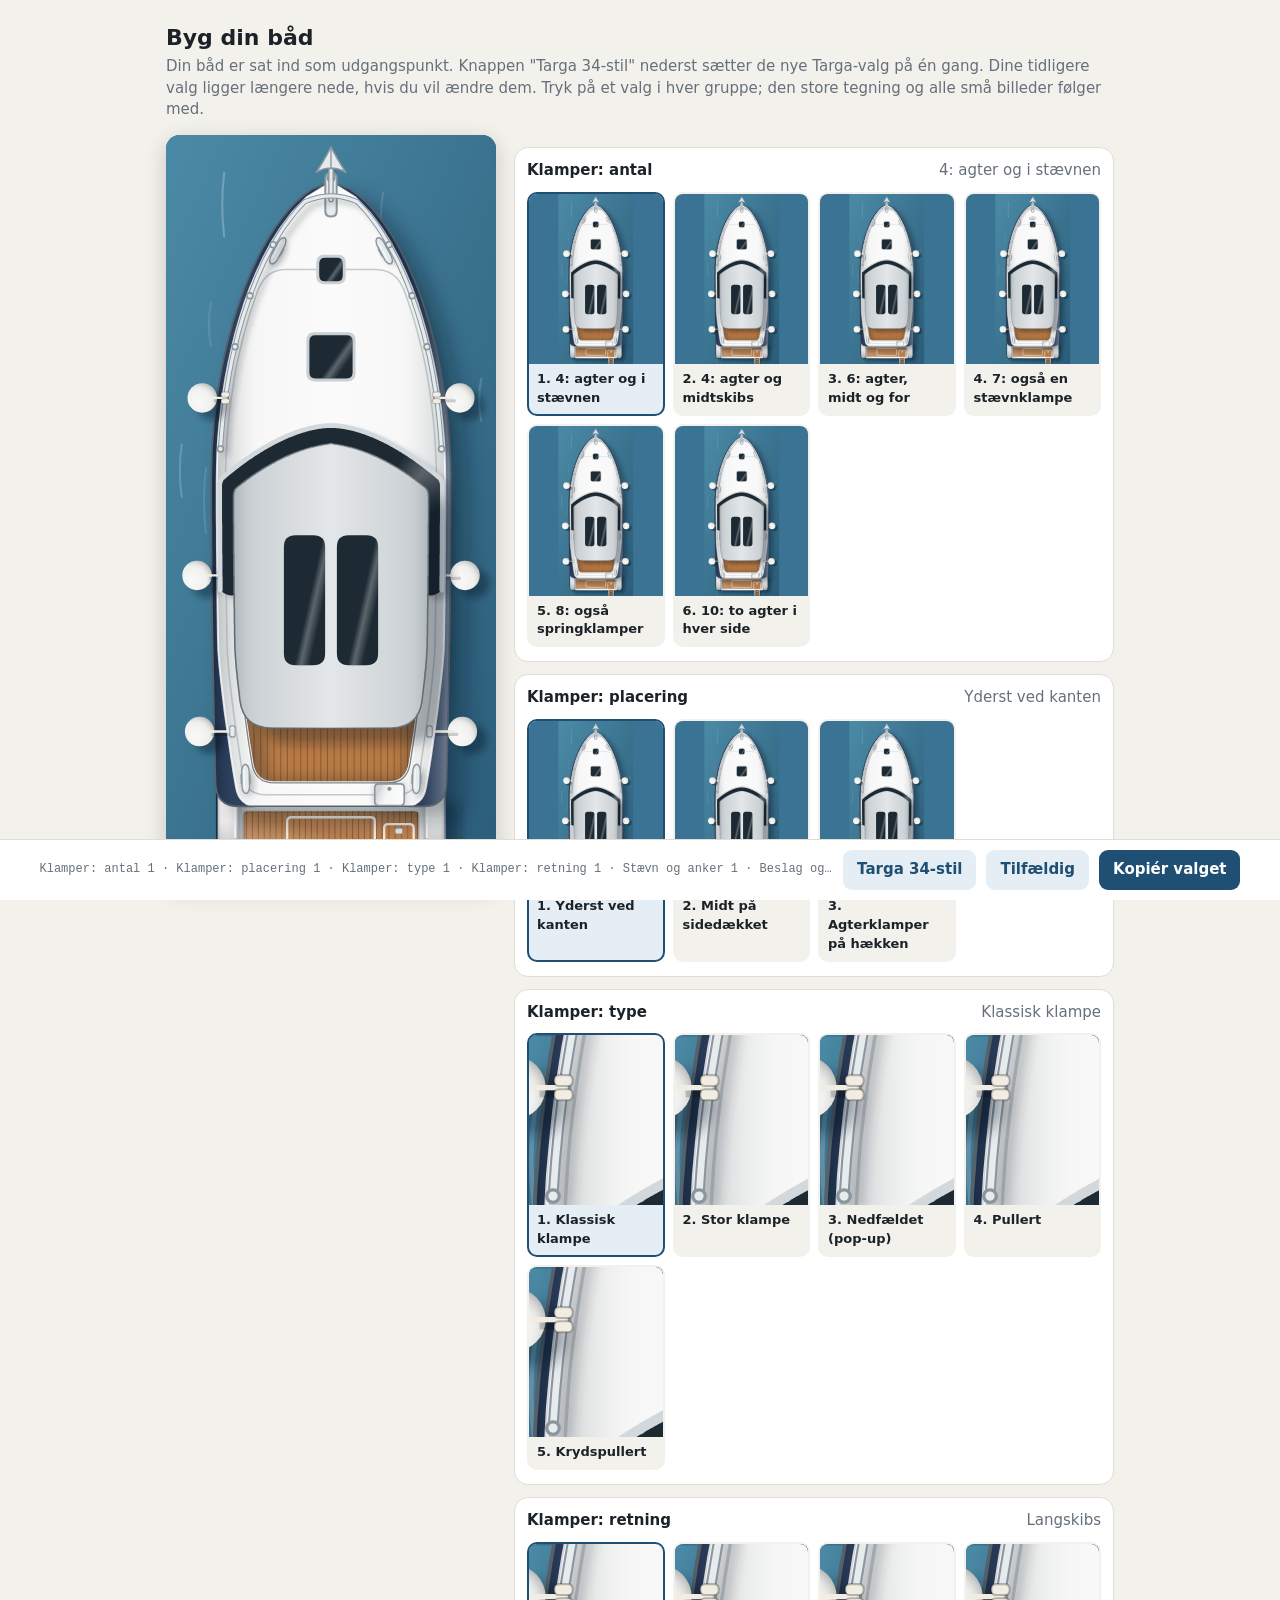
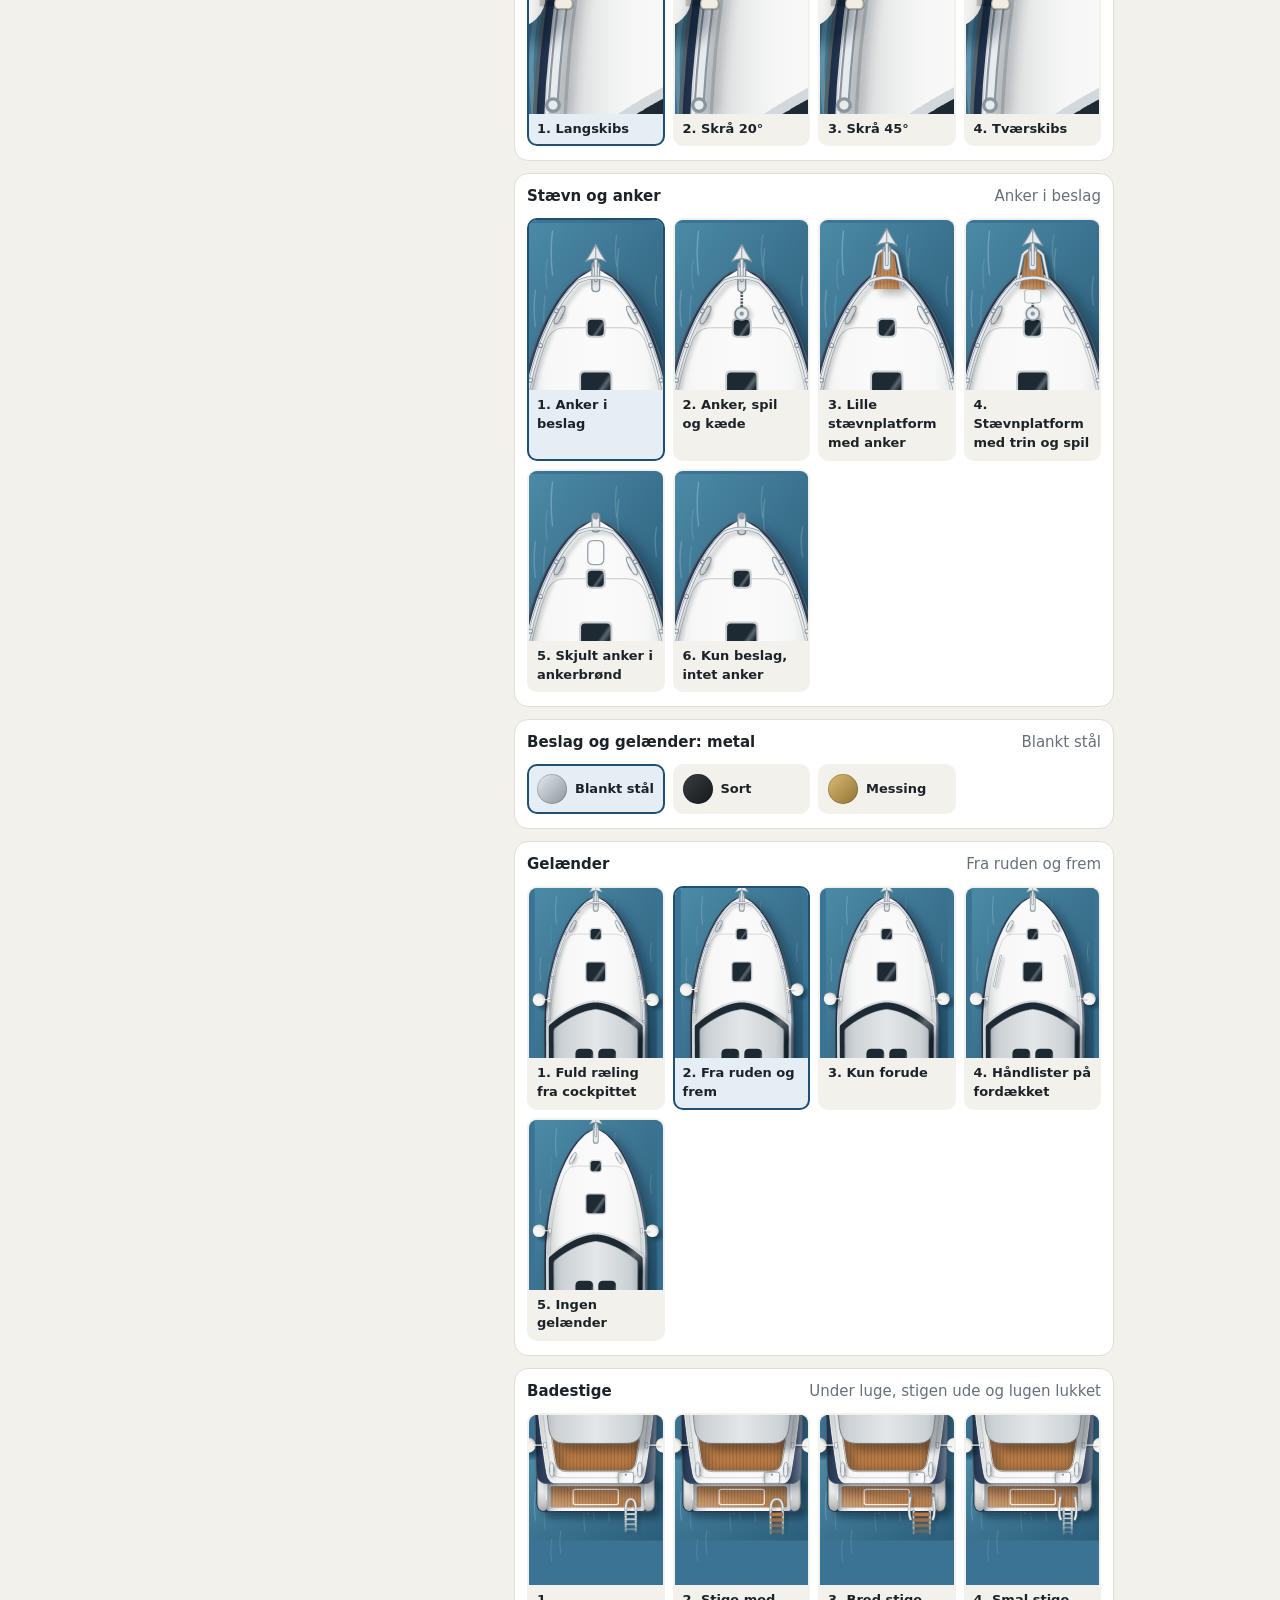
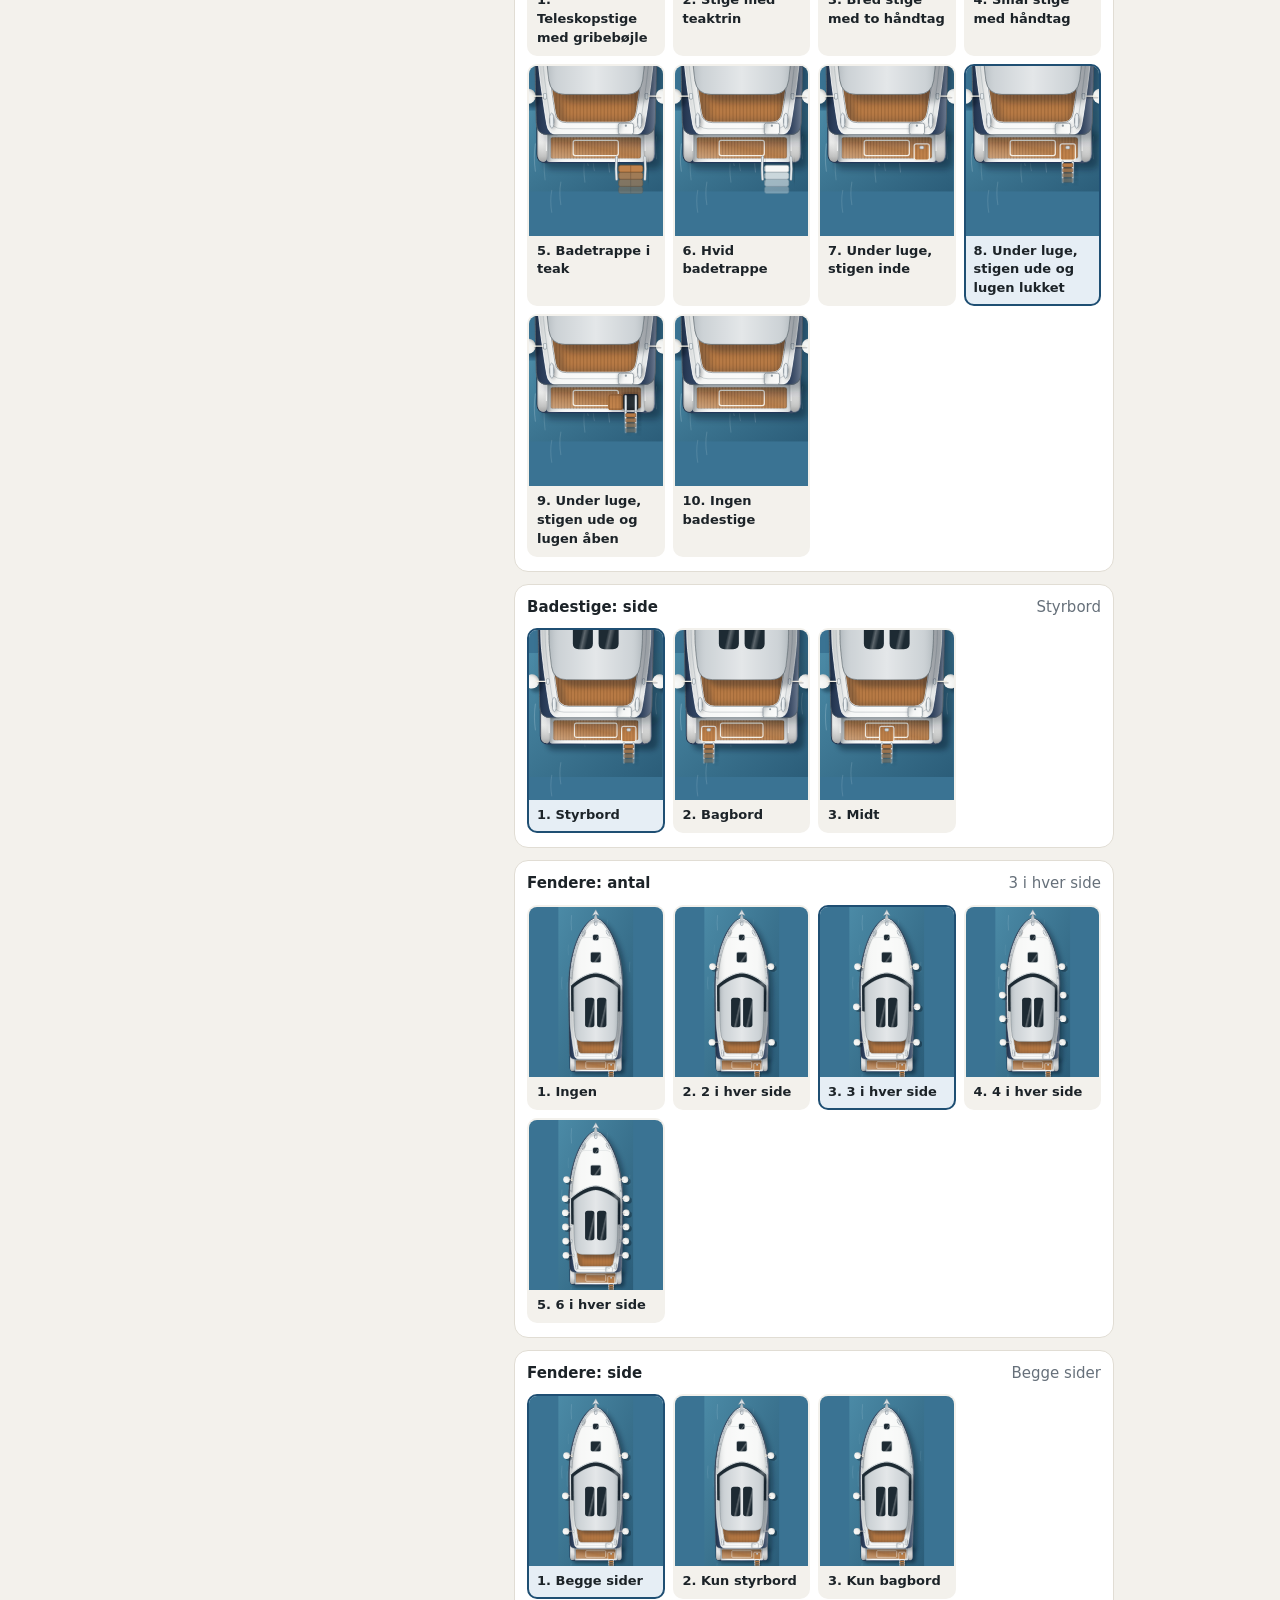
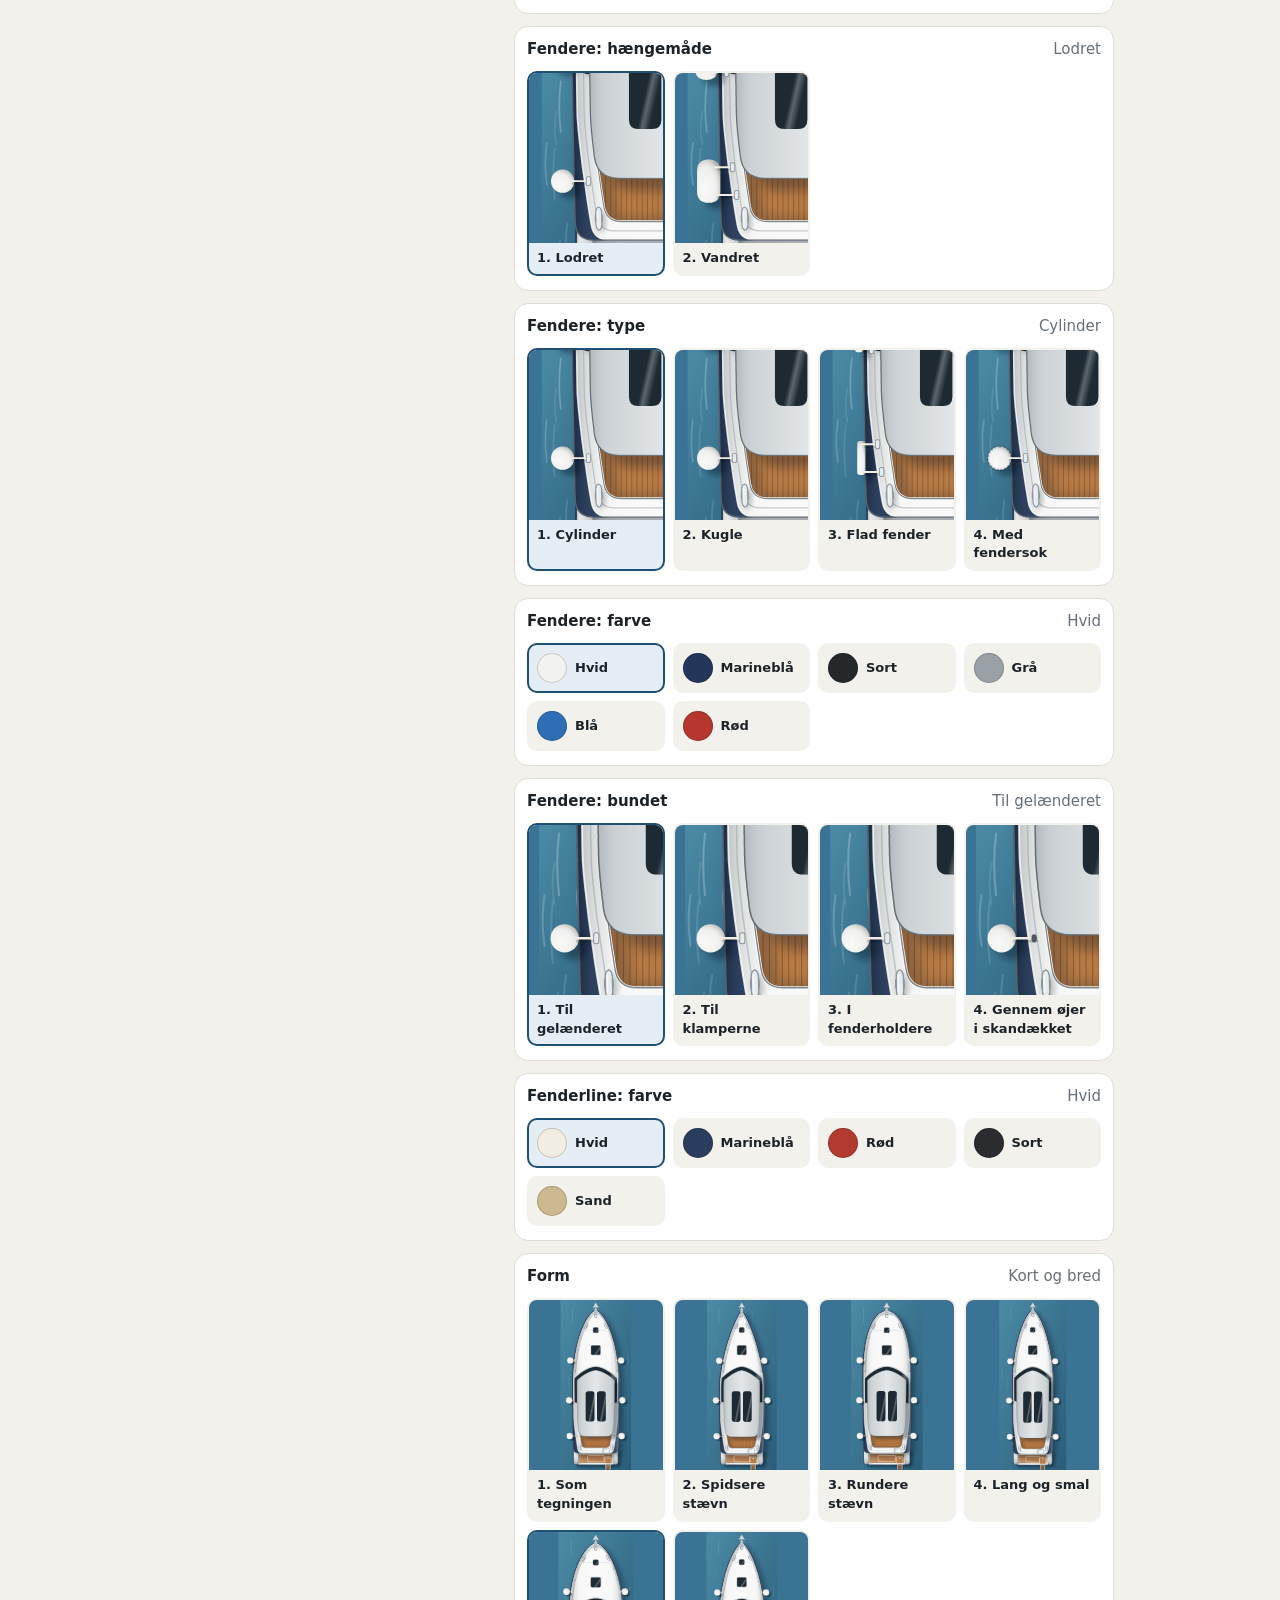
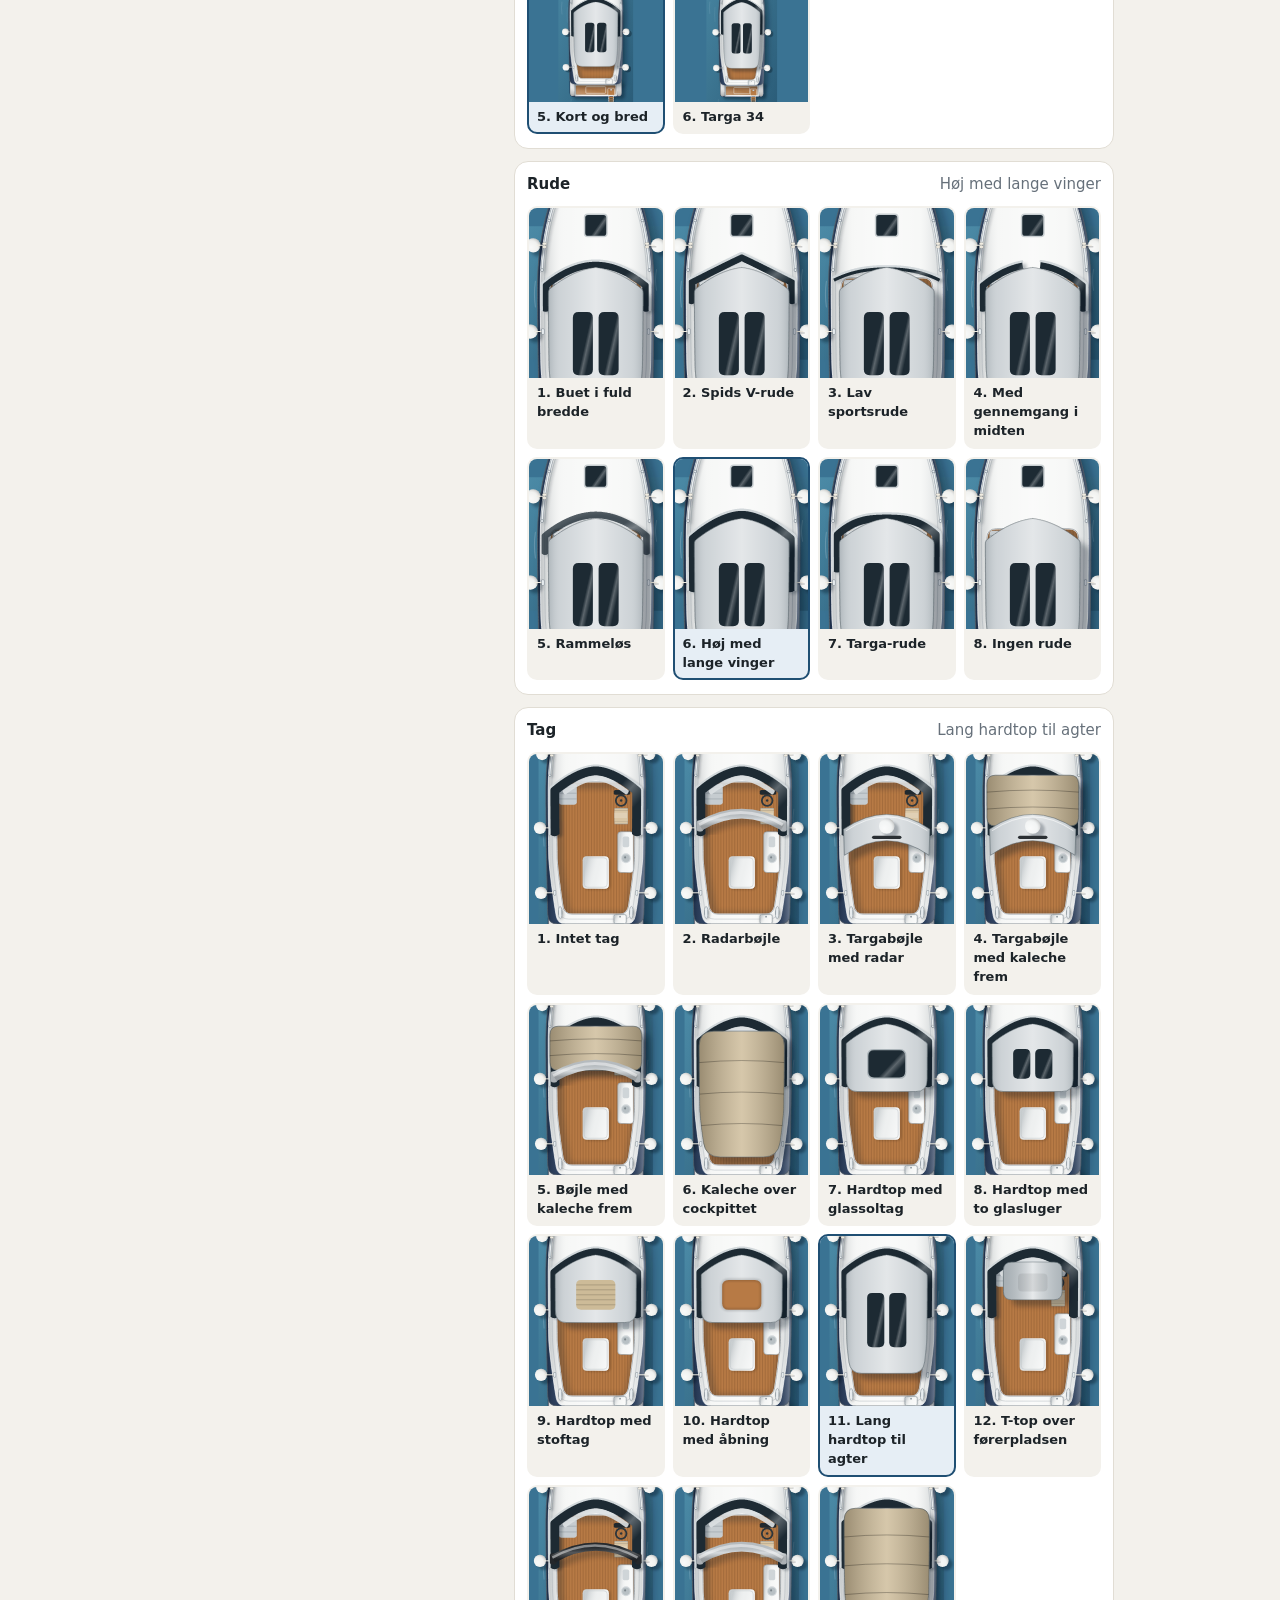
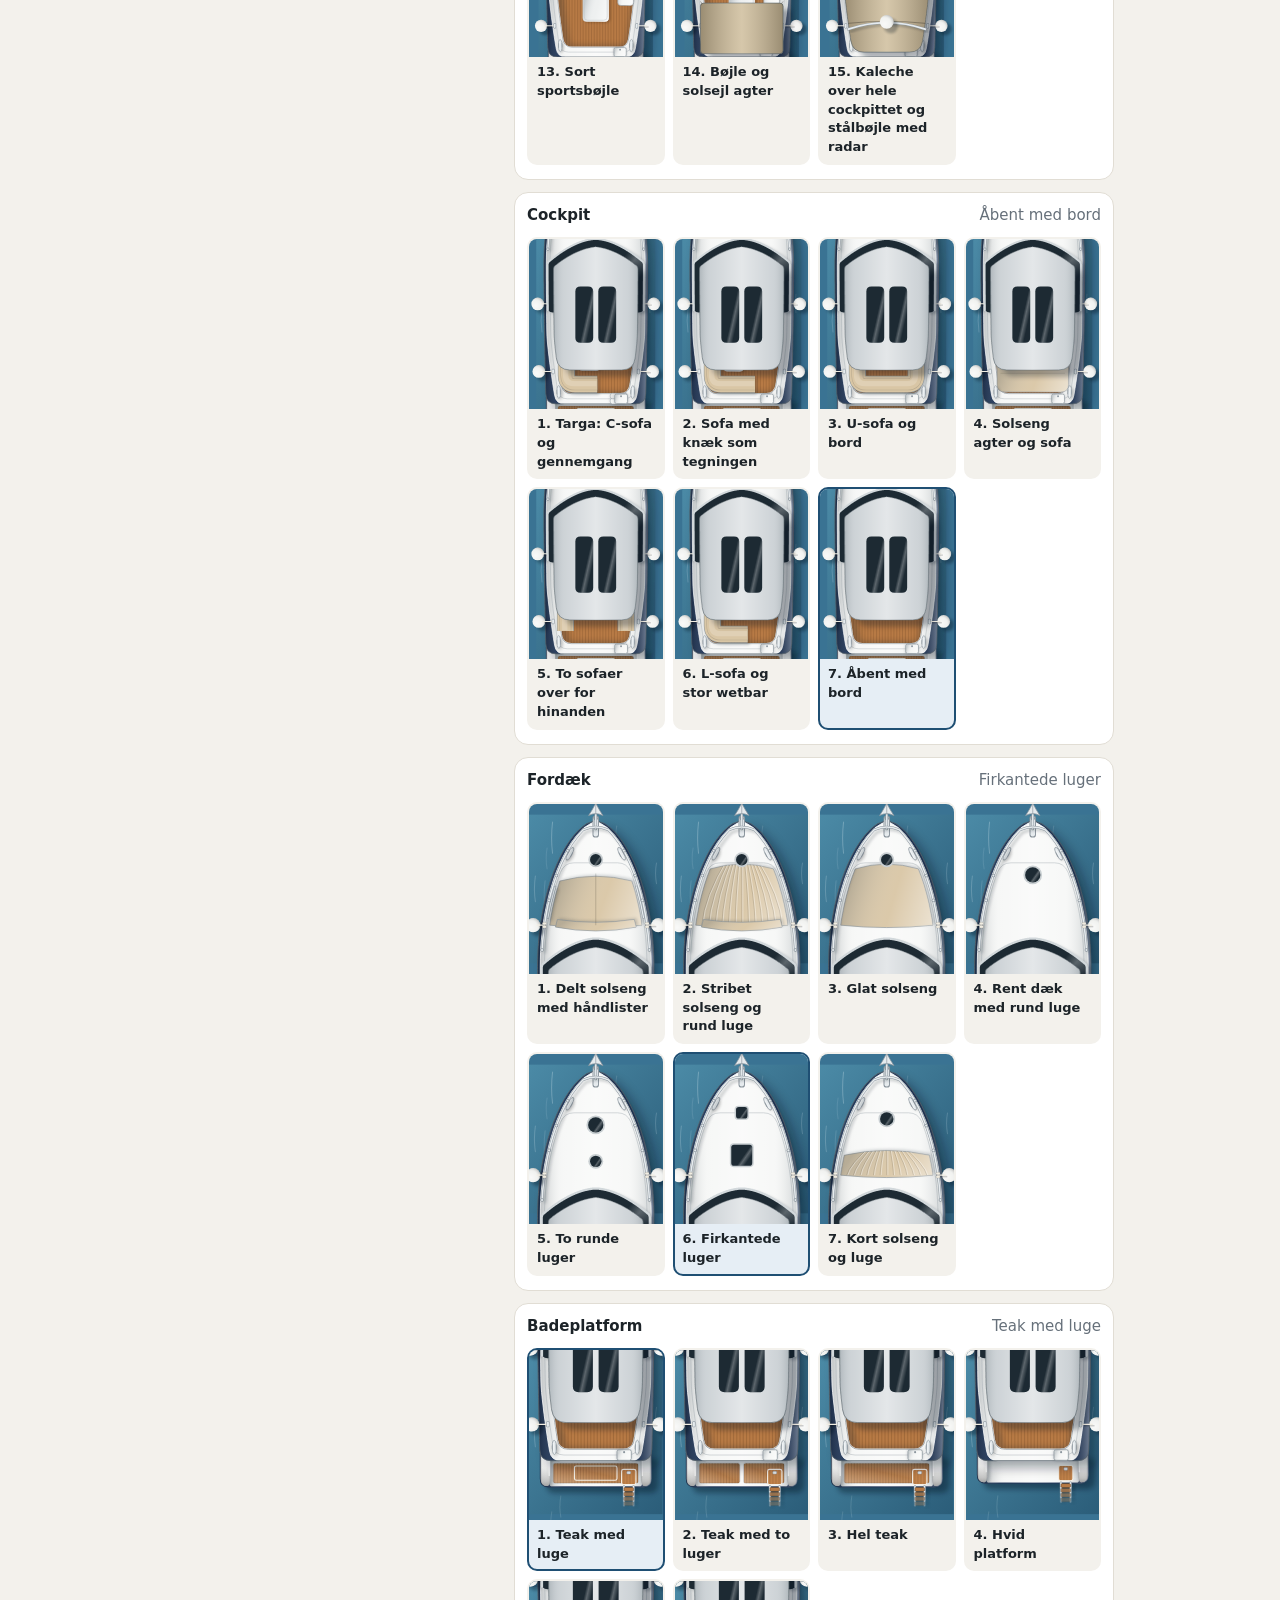
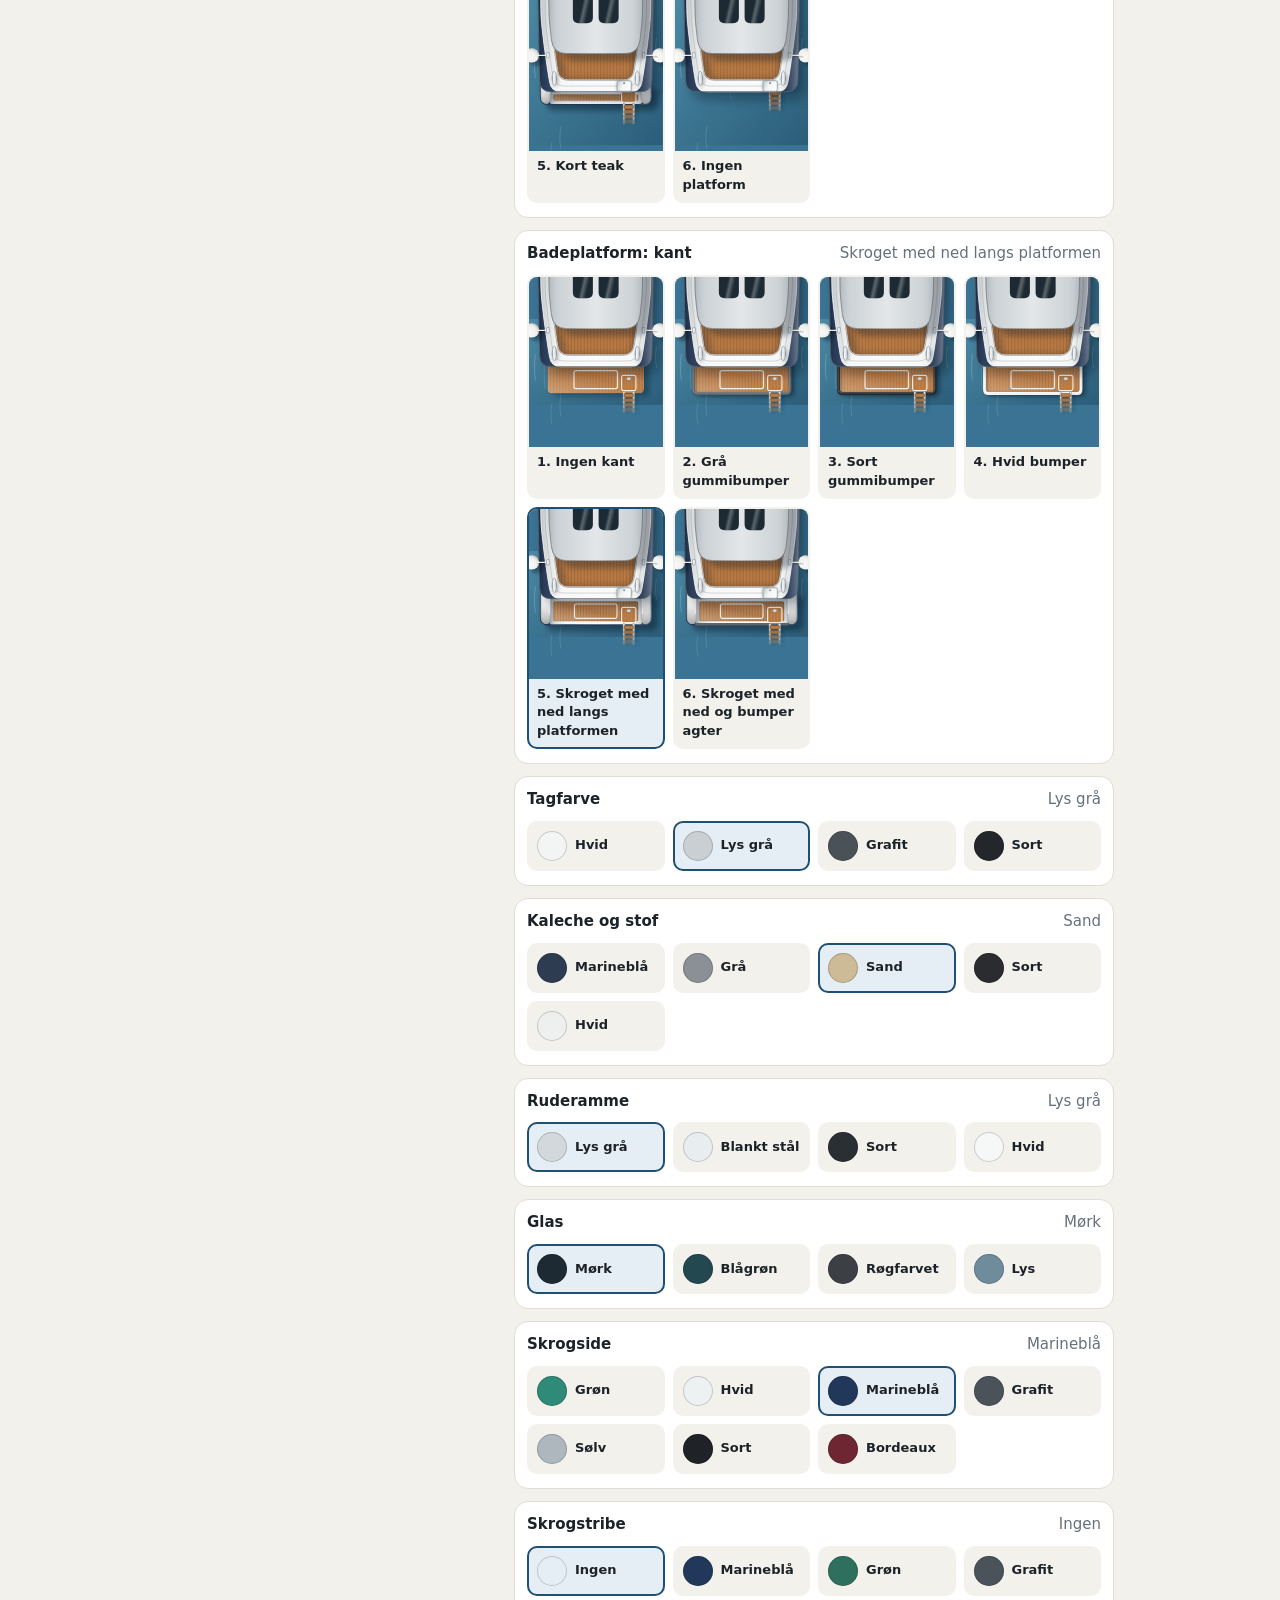
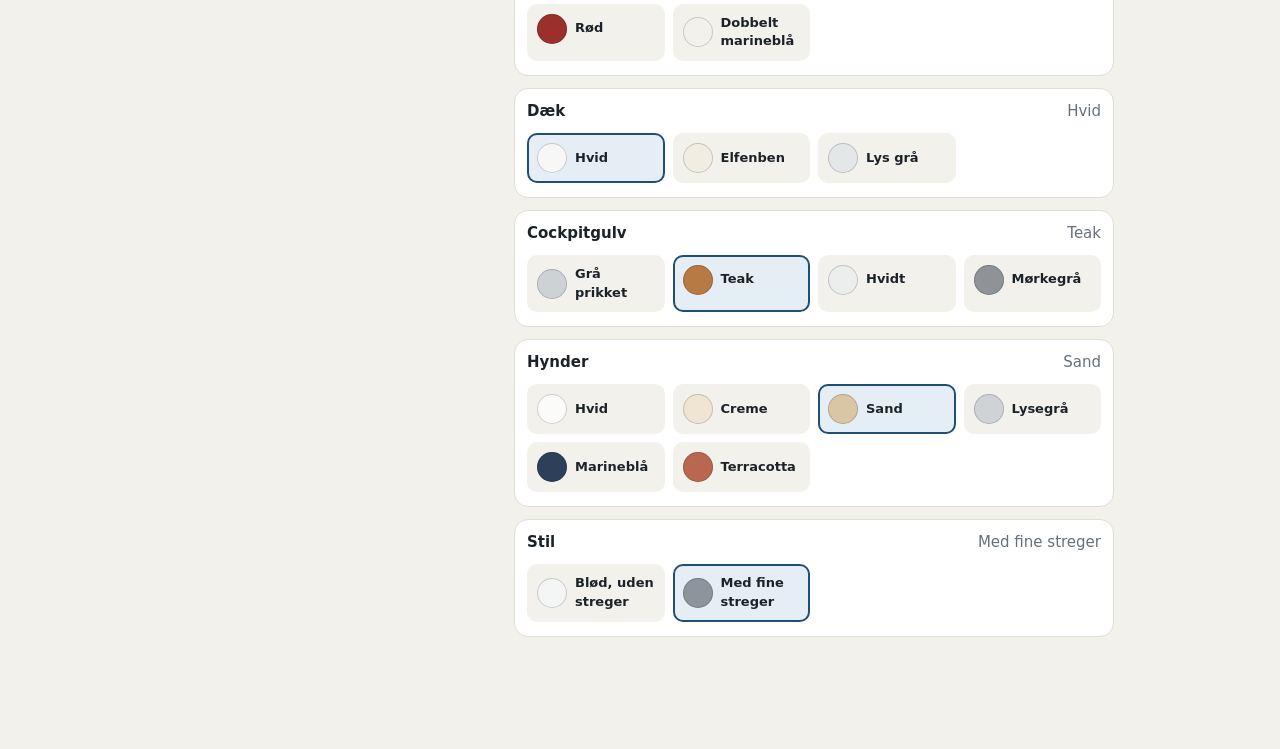
<file: tools/boat-studio/studio.html>
<!doctype html><html lang="da"><head><meta charset="utf-8"><meta name="viewport" content="width=device-width,initial-scale=1">
<title>Byg din båd 3</title>
<style>
:root{--bg:#f3f1ec;--card:#fff;--ink:#1c2328;--mute:#66707a;--line:#e1ddd4;--acc:#1f4f73;--accbg:#e6eef5}
@media (prefers-color-scheme:dark){:root:not([data-theme="light"]){--bg:#12171b;--card:#1b2227;--ink:#e8ecef;--mute:#98a2ab;--line:#2b343b;--acc:#8cc0e6;--accbg:#1d3242}}
:root[data-theme="dark"]{--bg:#12171b;--card:#1b2227;--ink:#e8ecef;--mute:#98a2ab;--line:#2b343b;--acc:#8cc0e6;--accbg:#1d3242}
*{box-sizing:border-box}body{margin:0;background:var(--bg);color:var(--ink);font:15px/1.45 system-ui,-apple-system,"Segoe UI",sans-serif;padding-bottom:84px}
.wrap{max-width:980px;margin:0 auto;padding:16px}
h1{font-size:22px;margin:6px 0 2px}p.lead{margin:0 0 14px;color:var(--mute)}
.stage{position:sticky;top:0;z-index:5;background:var(--bg);padding:8px 0 10px}
.stage .pic{max-width:calc(36vh * 2.3);margin:0 auto;border-radius:14px;overflow:hidden;box-shadow:0 6px 22px rgba(0,0,0,.18);background:#2a5b78}
.stage svg{display:block;width:100%;aspect-ratio:420/184;height:auto}
.grp{background:var(--card);border:1px solid var(--line);border-radius:14px;padding:12px 12px 14px;margin:12px 0}
.grp h2{font-size:15px;margin:0 0 10px;display:flex;justify-content:space-between;gap:8px}.grp h2 span{color:var(--mute);font-weight:500}
.opts{display:grid;grid-template-columns:repeat(auto-fill,minmax(120px,1fr));gap:8px}
.opt{all:unset;cursor:pointer;border:2px solid transparent;border-radius:10px;background:var(--bg);overflow:hidden;display:flex;flex-direction:column}
.opt svg{display:block;width:100%;height:110px;background:#3a7393}
.opt b{font-weight:600;font-size:13px;padding:6px 8px}
.opt:hover{border-color:var(--line)}.opt[aria-pressed="true"]{border-color:var(--acc);background:var(--accbg)}
.opt:focus-visible{outline:2px solid var(--acc);outline-offset:2px}
.sw{display:flex;align-items:center;gap:8px;padding:8px}.sw i{width:30px;height:30px;border-radius:50%;flex:none;box-shadow:inset 0 0 0 1px rgba(0,0,0,.18)}
.sw b{padding:0}
.opts.small{grid-template-columns:repeat(auto-fill,minmax(130px,1fr))}
.bar{position:fixed;left:0;right:0;bottom:0;background:var(--card);border-top:1px solid var(--line);padding:10px 16px;display:flex;gap:10px;align-items:center;justify-content:center;z-index:9}
.bar code{font-size:12px;color:var(--mute);overflow:hidden;text-overflow:ellipsis;white-space:nowrap;max-width:62vw}
.bar button{font:inherit;font-weight:600;border:0;border-radius:9px;padding:9px 14px;background:var(--acc);color:var(--card);cursor:pointer}
.bar button.sec{background:var(--accbg);color:var(--acc)}
@media (max-width:600px){.stage{position:static}.opts{grid-template-columns:repeat(2,1fr)}}

.layout{display:grid;grid-template-columns:minmax(220px,330px) 1fr;gap:18px;align-items:start}
.stage{position:sticky;top:10px;padding:0}
.stage .pic{max-width:none;margin:0}
.stage svg{aspect-ratio:auto;max-height:calc(100vh - 150px);width:100%}
.opt svg{height:170px}
@media (max-width:700px){.layout{grid-template-columns:1fr}.stage{position:static}.stage .pic{max-width:300px;margin:0 auto}.stage svg{max-height:70vh}.opt svg{height:150px}}
</style></head><body>
<div class="wrap">
<h1>Byg din båd</h1>
<p class="lead">Din båd er sat ind som udgangspunkt. Knappen "Targa 34-stil" nederst sætter de nye Targa-valg på én gang. Dine tidligere valg ligger længere nede, hvis du vil ændre dem. Tryk på et valg i hver gruppe; den store tegning og alle små billeder følger med.</p>
<div class="layout"><div class="stage"><div class="pic" id="big"></div></div>
<div id="groups"></div></div>
</div>
<div class="bar"><code id="code"></code><button class="sec" id="targa">Targa 34-stil</button><button class="sec" id="rnd">Tilfældig</button><button id="copy">Kopiér valget</button></div>
<script>
// Brochure-style deck plan of a sport cruiser, bow up. Drawn along the boat
// (x from transom 0 to bow L, y across, starboard positive) and turned -90°.
const O={form:0,plat:0,cock:0,fore:0,screen:0,roof:0,roofc:0,canvas:0,frame:0,style:0,side:0,deck:0,cush:0,floor:0,glass:0};
const SIDE=[['Grøn','#2f8a78'],['Hvid','#eef1f1'],['Marineblå','#22385a'],['Grafit','#4b535a'],['Sølv','#aeb7bd'],['Sort','#1f2226'],['Bordeaux','#6e2633']];
const DECKC=[['Hvid','#f6f7f6'],['Elfenben','#f2ede2'],['Lys grå','#e4e7e7']];
const CUSHC=[['Hvid','#fbfbfa'],['Creme','#efe5d2'],['Sand','#d9c6a5'],['Lysegrå','#cfd3d5'],['Marineblå','#2e4059'],['Terracotta','#b9684f']];
const FLOORC=[['Grå prikket','#cdd2d4'],['Teak','#b77a45'],['Hvidt','#eceeee'],['Mørkegrå','#8d9397']];
const GLASS=[['Mørk','#1d2a33'],['Blågrøn','#24484f'],['Røgfarvet','#3c3f44'],['Lys','#6f8c9c']];
const ROOFC=[['Hvid','#f3f5f5'],['Lys grå','#c9cfd3'],['Grafit','#4a5258'],['Sort','#23272b']];
const CANVAS=[['Marineblå','#2e3c52'],['Grå','#8a9095'],['Sand','#cdbb98'],['Sort','#2a2c2f'],['Hvid','#eef0ef']];
const FRAME=[['Lys grå','#d2d8db'],['Blankt stål','#e8edf0'],['Sort','#2a2f33'],['Hvid','#f6f7f7']];
const FORMS=[
 ['Som tegningen',{L:340,B:112,s:.5,pw:2,q:.62,tr:.95}],
 ['Spidsere stævn',{L:346,B:110,s:.46,pw:1.6,q:.8,tr:.94}],
 ['Rundere stævn',{L:336,B:114,s:.54,pw:2.4,q:.5,tr:.96}],
 ['Lang og smal',{L:362,B:104,s:.5,pw:1.9,q:.66,tr:.94}],
 ['Kort og bred',{L:318,B:122,s:.52,pw:2,q:.6,tr:.96}]];
const pk=(a,k)=>a[O[k]][1];const F=()=>FORMS[O.form][1];const FL=()=>F().L;
const P=(x,y)=>x.toFixed(1)+' '+y.toFixed(1);
function hb(x){const f=F(),t=x/f.L;if(t<=f.s)return f.B/2*(f.tr+(1-f.tr)*Math.sin(t/f.s*Math.PI/2));
  const u=(t-f.s)/(1-f.s);return f.B/2*Math.pow(Math.max(0,1-Math.pow(u,f.pw)),f.q);}
const rr=(x,y,w,h,r)=>{r=Math.min(r,w/2,h/2);return `M${P(x+r,y)} H${(x+w-r).toFixed(1)} Q${P(x+w,y)} ${P(x+w,y+r)} V${(y+h-r).toFixed(1)} Q${P(x+w,y+h)} ${P(x+w-r,y+h)} H${(x+r).toFixed(1)} Q${P(x,y+h)} ${P(x,y+h-r)} V${(y+r).toFixed(1)} Q${P(x,y)} ${P(x+r,y)}Z`;};
function inset(x0,x1,d,r=8,n=40){
  const D=typeof d==='function'?d:()=>d,y=x=>Math.max(0,hb(x)-D(x)),toBow=x1>=FL()-2,xe=toBow?x1:x1-r;
  let s=`M${P(x0,-y(x0)+r)} Q${P(x0,-y(x0))} ${P(x0+r,-y(x0+r))}`;
  for(let i=1;i<=n;i++){const x=x0+r+(xe-x0-r)*i/n;s+=` L${P(x,-y(x))}`;}
  if(!toBow)s+=` Q${P(x1,-y(x1))} ${P(x1,-y(x1)+r)} L${P(x1,y(x1)-r)} Q${P(x1,y(x1))} ${P(xe,y(xe))}`;
  for(let i=n;i>=1;i--){const x=x0+r+(xe-x0-r)*(i-1)/n;s+=` L${P(x,y(x))}`;}
  return s+` Q${P(x0,y(x0))} ${P(x0,y(x0)-r)}Z`;}
function hullOutline(){const L=FL(),n=90,r=Math.min(12,hb(0)*.22);let top='',bot='';
  for(let i=1;i<=n;i++){const x=r+(L-r)*i/n;top+=` L${P(x,-hb(x))}`;bot=` L${P(x,hb(x))}`+bot;}
  return `M${P(0,-hb(0)+r)} Q${P(0,-hb(0))} ${P(r,-hb(r))}`+top+bot+` L${P(r,hb(r))} Q${P(0,hb(0))} ${P(0,hb(0)-r)}Z`;}
let CID=0;const cid=n=>n+(++CID);
const ln=(w=.7,c='#8b959b')=>O.style?` stroke="${c}" stroke-width="${w}"`:'';
function moulded(d,fill,{lift=2,shade='mould'}={}){
  return `<path d="${d}" fill="#26323a" opacity=".22" transform="translate(${lift*.6} ${lift})" filter="url(#b2)"/><path d="${d}" fill="${fill}"${ln()}/><path d="${d}" fill="url(#${shade})"/>`;}
function recess(d,fill,kind){const id=cid('r');let g=`<clipPath id="${id}"><path d="${d}"/></clipPath><g clip-path="url(#${id})"><path d="${d}" fill="${fill}"/>`;
  if(kind==='teak')for(let y=-80;y<80;y+=3.4)g+=`<path d="M-60 ${y.toFixed(1)} H420" stroke="#6d4524" stroke-width=".55" opacity=".55"/>`;
  if(kind==='speck')g+=`<rect x="-60" y="-80" width="480" height="160" fill="url(#speck)"/>`;
  g+=`<path d="${d}" fill="none" stroke="#1c262d" stroke-width="12" opacity=".26" transform="translate(-3 2.5)" filter="url(#b3)"/></g>`;
  return g+`<path d="${d}" fill="none" stroke="#fff" stroke-width="1.6" opacity=".9"/>`+(O.style?`<path d="${d}" fill="none" stroke="#7d878d" stroke-width=".7"/>`:'');}
const glassFill=()=>pk(GLASS,'glass');
const glass=d=>`<path d="${d}" fill="${glassFill()}"/><path d="${d}" fill="url(#glassHi)"/>`;
// Upholstery drawn as a thick stroke along a centreline, with a piped groove.
function seat(d,w=S){const c=pk(CUSHC,'cush'),j='stroke-linecap="butt" stroke-linejoin="round"';
  return `<path d="${d}" fill="none" stroke="#26323a" stroke-width="${w}" ${j} opacity=".28" transform="translate(-2.4 2.4)" filter="url(#b2)"/>`+
   `<path d="${d}" fill="none" stroke="${O.style?'#8b959b':'#c9ced1'}" stroke-width="${w}" ${j}/>`+
   `<path d="${d}" fill="none" stroke="${c}" stroke-width="${w-1.2}" ${j}/>`+
   `<path d="${d}" fill="none" stroke="#000" stroke-width="${w-6}" ${j} opacity=".14"/>`+
   `<path d="${d}" fill="none" stroke="${c}" stroke-width="${w-7.4}" ${j}/>`+
   `<path d="${d}" fill="none" stroke="#fff" stroke-width="${(w-7.4)*.5}" ${j} opacity=".18" transform="translate(.8 -.8)"/>`;}
function pad(d){const c=pk(CUSHC,'cush');return moulded(d,c,{lift:2.2,shade:'cushion'});}
const deckIn=x=>2.8+9*Math.max(0,1-x/80)**1.3;
// ---------- Hull ----------
function hull(){const p=hullOutline(),L=FL(),dk=pk(DECKC,'deck');
  let g=`<path d="${p}" fill="#04111b" opacity=".38" transform="translate(-7 8)" filter="url(#b6)"/>`;
  g+=`<path d="${p}" fill="${pk(SIDE,'side')}"/><path d="${p}" fill="url(#sideGloss)"/>`;
  const dd=inset(0,L,deckIn,10);
  g+=`<path d="${dd}" fill="${dk}"/><path d="${dd}" fill="url(#crown)"/><path d="${dd}" fill="none" stroke="#fff" stroke-width="1" opacity=".8"/>`;
  // A raised gunwale line along the side decks.
  g+=`<path d="${inset(6,L*.86,x=>deckIn(x)+4.5,10)}" fill="none" stroke="#9aa4aa" stroke-width=".8" opacity=".55"/>`;
  if(O.style)g+=`<path d="${p}" fill="none" stroke="#56626a" stroke-width=".9"/>`;
  return g;}
// ---------- Platform ----------
function platform(len,kind){if(!len)return '';const w=hb(0)-8,d=rr(-len,-w,len+6,2*w,5);
  let g=`<path d="${d}" fill="#04111b" opacity=".3" transform="translate(-3 5)" filter="url(#b3)"/>`;
  if(kind==='white')return g+moulded(d,pk(DECKC,'deck'),{lift:0});
  const id=cid('pl');g+=`<clipPath id="${id}"><path d="${d}"/></clipPath><g clip-path="url(#${id})"><path d="${d}" fill="#c0824b"/>`;
  for(let y=-w;y<w;y+=3.2)g+=`<path d="M${-len} ${y.toFixed(1)} H6" stroke="#7a4e2a" stroke-width=".5" opacity=".55"/>`;
  g+=`<path d="${d}" fill="url(#teakGloss)"/></g>`;
  if(kind==='hatch')g+=`<path d="${rr(-len+5,-w*.45,len-9,w*.9,2)}" fill="none" stroke="#f4efe6" stroke-width="1.3"/>`;
  if(kind==='two')g+=[-1,1].map(s=>`<path d="${rr(-len+4,s<0?-w+4:4,len-6,w-8,2)}" fill="none" stroke="#f4efe6" stroke-width="1.3"/>`).join('');
  return g;}
const PLAT=[['Teak med luge',()=>platform(28,'hatch')],['Teak med to luger',()=>platform(28,'two')],['Hel teak',()=>platform(28,'teak')],['Hvid platform',()=>platform(24,'white')],['Kort teak',()=>platform(14,'teak')],['Ingen platform',()=>'']];
// ---------- Cockpit ----------
const WX=()=>FL()*.56;            // windscreen line
const CK={x0:12};const cIn=x=>deckIn(x)+10;const yi=x=>hb(x)-cIn(x);
function well(){const x1=WX()-4,d=inset(CK.x0,x1,cIn,10),k=O.floor;
  return recess(d,pk(FLOORC,'floor'),k===1?'teak':k===0||k===3?'speck':'');}
const pl=pts=>pts.map((p,i)=>(i?'L':'M')+P(...p)).join(' ');
function smooth(pts){let s=`M${P(...pts[0])}`;for(let i=1;i<pts.length-1;i++){const m=[(pts[i][0]+pts[i+1][0])/2,(pts[i][1]+pts[i+1][1])/2];s+=` Q${P(...pts[i])} ${P(...m)}`;}return s+` L${P(...pts[pts.length-1])}`;}
function table(x,y,r){return `<circle cx="${x-1}" cy="${y+2}" r="${r}" fill="#000" opacity=".22" filter="url(#b2)"/><circle cx="${x}" cy="${y}" r="${r}" fill="#e9ecec"/><circle cx="${x}" cy="${y}" r="${r}" fill="url(#mould)"/>`;}
function wetbar(x,y,w=30,h=13){return moulded(rr(x,y,w,h,4),pk(DECKC,'deck'),{lift:1.4})+`<circle cx="${x+8}" cy="${y+h/2}" r="3.4" fill="#c7cdd1"/><circle cx="${x+8}" cy="${y+h/2}" r="1.5" fill="#7c868c"/><path d="${rr(x+16,y+3,10,h-6,2)}" fill="#cfd5d8"/>`;}
// A polyline with rounded corners of radius r (for seat centrelines).
function rp(pts,r=10){let s=`M${P(...pts[0])}`;
  for(let i=1;i<pts.length-1;i++){const [x0,y0]=pts[i-1],[x1,y1]=pts[i],[x2,y2]=pts[i+1];
    const l1=Math.hypot(x1-x0,y1-y0),l2=Math.hypot(x2-x1,y2-y1),k=Math.min(r,l1/2,l2/2);
    s+=` L${P(x1-(x1-x0)/l1*k,y1-(y1-y0)/l1*k)} Q${P(x1,y1)} ${P(x1+(x2-x1)/l2*k,y1+(y2-y1)/l2*k)}`;}
  return s+` L${P(...pts[pts.length-1])}`;}
const S=20;                                  // seat depth
const xa=CK.x0+S/2+1;                        // centreline of the aft bench
const wv=x=>yi(x)-S/2-1;                     // centreline of a side seat
function tableR(x0,y0,w,h){return `<path d="${rr(x0-1,y0+2,w,h,5)}" fill="#000" opacity=".2" filter="url(#b2)"/><path d="${rr(x0,y0,w,h,5)}" fill="#eef0f0"/><path d="${rr(x0,y0,w,h,5)}" fill="url(#mould)"/><path d="${rr(x0+2,y0+2,w-4,h-4,4)}" fill="none" stroke="#c3c9cc" stroke-width=".7"/>`;}
function sink(x,y){return `<circle cx="${x}" cy="${y}" r="6" fill="#d3d8db"/><circle cx="${x}" cy="${y}" r="4.6" fill="#b8c0c4"/><circle cx="${x+1}" cy="${y-1}" r="1.3" fill="#7c868c"/>`;}
function wetbar(x,len){const y=wv(x)+2,d=rr(x,y-S/2,len,S-1,4);return moulded(d,pk(DECKC,'deck'),{lift:1.4})+sink(x+len*.35,y)+`<path d="${rr(x+len*.62,y-4,len*.26,8,2)}" fill="#cfd5d8"/>`;}
const COCK=[
 ['Sofa med knæk som tegningen',()=>{const w=wv(60),xF=WX()-44,xJ1=xa+82,xJ2=xa+60,J=17;
   return well()+seat(rp([[xF,-wv(xF)],[xJ1,-wv(xJ1)],[xJ1,-w+J],[xJ2,-w+J],[xJ2,-w],[xa,-w],[xa,w*.45]],10))
    +tableR(xa+S/2+5,-w+S/2+3,xJ2-xa-S-8,24)+wetbar(xa+40,46);}],
 ['U-sofa og bord',()=>{const w=wv(60),x1=xa+66;return well()+seat(rp([[x1,-w],[xa,-w],[xa,w],[x1,w]],10))+tableR(xa+S/2+8,-w+S/2+5,x1-xa-S-6,2*w-S-10);}],
 ['Solseng agter og sofa',()=>{const w=yi(40)-1;return well()+pad(rr(CK.x0+2,-w,44,2*w,9))+`<path d="M${CK.x0+24} ${-w+4} V${w-4}" stroke="#000" stroke-width=".8" opacity=".12"/>`+seat(rp([[xa+44,-wv(80)],[xa+100,-wv(110)]]))+tableR(xa+52,-wv(80)+S/2+4,36,22)+wetbar(xa+46,44);}],
 ['To sofaer over for hinanden',()=>{const w=wv(70);return well()+seat(rp([[xa+4,-w],[xa+82,-w]]))+seat(rp([[xa+4,w],[xa+82,w]]))+tableR(xa+20,-w+S/2+5,46,2*w-S-10);}],
 ['L-sofa og stor wetbar',()=>{const w=wv(60);return well()+seat(rp([[xa,w*.2],[xa,-w],[xa+86,-w]],10))+tableR(xa+S/2+8,-w+S/2+5,40,24)+wetbar(xa+20,70);}],
 ['Åbent med bord',()=>{const w=wv(60);return well()+tableR(xa+20,-16,40,32)+wetbar(xa+40,50);}]];
// ---------- Helm and companionway ----------
function helm(){const x=WX()-46,y=wv(x)-2,xc=WX()-32,yc=-wv(xc);
  return seat(rp([[x,y-12],[x,y+4]]),S)+
   `<circle cx="${x+19}" cy="${y-4}" r="6.5" fill="none" stroke="#2d363c" stroke-width="2.2"/><circle cx="${x+19}" cy="${y-4}" r="1.5" fill="#2d363c"/>`+
   `<path d="${rr(x+26,y-13,6,20,2)}" fill="#20292f"/>`+
   // Steps down to the cabin on the port side.
   `<path d="${rr(xc,yc-8,26,22,3)}" fill="#c6ccd0"/><path d="M${xc+7} ${yc-8} V${yc+14} M${xc+14} ${yc-8} V${yc+14} M${xc+21} ${yc-8} V${yc+14}" stroke="#9aa3a8" stroke-width=".8"/>`;}
// ---------- Windscreens ----------
const SY=x=>hb(x)-deckIn(x)-1.5;
function screenPts({ahead=14,back=12,p=2,wings=30}){const W=WX(),xf=W+ahead,xs=W-back,pts=[];
  for(let i=0;i<=8;i++){const x=xs-wings*(1-i/8);pts.push([x,-SY(x),0]);}
  for(let i=1;i<40;i++){const s=-1+2*i/40,x=xf-(xf-xs)*Math.pow(Math.abs(s),p);pts.push([x,s*SY(x),1]);}
  for(let i=0;i<=8;i++){const x=xs-wings*i/8;pts.push([x,SY(x),0]);}return pts;}
// Corner cutting, so bends come out round (endpoints stay put).
function chaikin(pts,it=3){for(let k=0;k<it;k++){const o=[pts[0]];for(let i=0;i<pts.length-1;i++){const [x0,y0]=pts[i],[x1,y1]=pts[i+1];o.push([x0*.75+x1*.25,y0*.75+y1*.25],[x0*.25+x1*.75,y0*.25+y1*.75]);}o.push(pts[pts.length-1]);pts=o;}return pts;}
// Offset a polyline by t towards the inside of the boat (aft and to the centre).
function offsetIn(pts,t){const c=[WX()-60,0];return pts.map((q,i)=>{const a=pts[Math.max(0,i-1)],b=pts[Math.min(pts.length-1,i+1)];
  let nx=-(b[1]-a[1]),ny=b[0]-a[0];const l=Math.hypot(nx,ny)||1;nx/=l;ny/=l;if(nx*(c[0]-q[0])+ny*(c[1]-q[1])<0){nx=-nx;ny=-ny;}return [q[0]+nx*t,q[1]+ny*t];});}
// A band of glass along a curve, with rounded ends.
function screenBand(pts,t){const o=chaikin(pts.map(p=>[p[0],p[1]])),i=offsetIn(o,t).reverse();
  const cap=(a,b)=>{const m=[(a[0]+b[0])/2-t*.45,(a[1]+b[1])/2];return ` Q${P(...m)} ${P(...b)}`;};
  return `M${P(...o[0])}`+o.slice(1).map(q=>' L'+P(...q)).join('')+cap(o[o.length-1],i[0])+i.slice(1).map(q=>' L'+P(...q)).join('')+cap(i[i.length-1],o[0])+'Z';}
const outerLine=q=>{const o=chaikin(q.map(p=>[p[0],p[1]]));return `M${P(...o[0])}`+o.slice(1).map(v=>' L'+P(...v)).join('');};
function screen(opt){const pts=screenPts(opt),t=opt.t||8,fr=pk(FRAME,'frame');let parts=[pts];
  if(opt.gap){const n=pts.length;parts=[pts.slice(0,n/2-3|0),pts.slice(n/2+3|0)];}
  return parts.map(q=>{const d=screenBand(q,t);return `<path d="${d}" fill="#04111b" opacity=".25" transform="translate(-2 4)" filter="url(#b2)"/>`+
    `<path d="${d}" fill="${glassFill()}" opacity="${opt.clear?.75:1}"/><path d="${d}" fill="url(#glassHi)"/>`+
    (opt.clear?'':`<path d="${outerLine(q)}" fill="none" stroke="${fr}" stroke-width="2.4" stroke-linecap="round" stroke-linejoin="round"/>`);}).join('')+
    (opt.dash!==false?(()=>{const f=offsetIn(chaikin(pts.filter(p=>p[2]).map(q=>[q[0],q[1]])),t+.5);const k=Math.round(f.length*.06);return `<path d="${screenBand(f.slice(k,f.length-k),6)}" fill="#dde2e4" opacity=".9"/>`;})():'');}
const SCREEN=[
 ['Buet i fuld bredde',()=>screen({ahead:14,back:10,p:2,wings:28,t:8})],
 ['Spids V-rude',()=>screen({ahead:22,back:6,p:1.05,wings:24,t:8})],
 ['Lav sportsrude',()=>screen({ahead:8,back:4,p:2.4,wings:0,t:4.5,dash:false})],
 ['Med gennemgang i midten',()=>screen({ahead:14,back:10,p:2,wings:28,t:8,gap:true})],
 ['Rammeløs',()=>screen({ahead:14,back:10,p:2,wings:20,t:7,clear:true})],
 ['Høj med lange vinger',()=>screen({ahead:16,back:12,p:1.8,wings:56,t:12})],
 ['Ingen rude',()=>'']];
// ---------- Roofs ----------
const rc=()=>pk(ROOFC,'roofc'),cv=()=>pk(CANVAS,'canvas');
function roofShape(d,fill,shade='roof'){return `<path d="${d}" fill="#04111b" opacity=".3" transform="translate(-8 10)" filter="url(#b3)"/><path d="${d}" fill="${fill}"${ln(.8,'#5f6a70')}/><path d="${d}" fill="url(#${shade})"/>`;}
function canvasTop(x0,x1,d=6,r=16,bows=3){const sh=inset(x0,x1,x=>deckIn(x)+d,r);let g=roofShape(sh,cv(),'canvasSh');
  for(let i=1;i<=bows;i++){const x=x0+(x1-x0)*i/(bows+1);g+=`<path d="M${P(x,-(hb(x)-deckIn(x)-d))} Q${P(x+5,0)} ${P(x,hb(x)-deckIn(x)-d)}" fill="none" stroke="#000" stroke-width="1.2" opacity=".28"/>`;}return g;}
function arch(x,col=rc(),w=12){const y=hb(x)-deckIn(x)-w/2-1,d=`M${P(x-12,-y)} Q${P(x+18,0)} ${P(x-12,y)}`;
  const foot=s=>`<path d="${rr(x-19,s*y-4,14,8,3)}" fill="${col}"/><path d="${rr(x-19,s*y-4,14,8,3)}" fill="#000" opacity=".15"/>`;
  return `<path d="${d}" fill="none" stroke="#04111b" stroke-width="${w}" opacity=".22" transform="translate(-7 8)" filter="url(#b3)"/>`+foot(-1)+foot(1)+`<path d="${d}" fill="none" stroke="${col}" stroke-width="${w}" stroke-linecap="butt"/><path d="${d}" fill="none" stroke="url(#tube)" stroke-width="${w}" stroke-linecap="butt"/><path d="${d}" fill="none" stroke="#fff" stroke-width="${w*.3}" stroke-linecap="butt" opacity=".45" transform="translate(1.5 -1)"/>`;}
// A hardtop whose front follows the windscreen and whose sides sit on the side decks.
function hardtopPath(x0){const W=WX(),y=x=>SY(x)-7,xs=W-10,r=14,xe=xs-7,n=16;
  const front=screenPts({ahead:14,back:10,p:2,wings:0}).filter(p=>p[2]).map(([x,yy])=>[x-7,Math.sign(yy)*Math.max(0,Math.abs(yy)-7)]);
  const side=[];for(let i=0;i<=n;i++)side.push(x0+r+(xe-x0-r)*i/n);
  const line=chaikin([...side.map(x=>[x,-y(x)]),...front,...side.slice().reverse().map(x=>[x,y(x)])],3);
  return `M${P(x0,-y(x0)+r)} Q${P(x0,-y(x0))} ${P(...line[0])}`+line.slice(1).map(q=>' L'+P(...q)).join('')+` Q${P(x0,y(x0))} ${P(x0,y(x0)-r)}Z`;}
function hardtop(x0,kind){const W=WX(),d=hardtopPath(x0);let g=roofShape(d,rc(),'roofTop');
  const m=(x0+W)/2-4,len=(W-x0)*.48,yw=Math.min(24,(hb(m)-deckIn(m))*.55);
  if(kind==='glass')g+=`<path d="${rr(m-len/2,-yw,len,2*yw,8)}" fill="#aab3b8"/>`+glass(rr(m-len/2+1.5,-yw+1.5,len-3,2*yw-3,7));
  if(kind==='two')g+=[-1,1].map(s=>glass(rr(m-len/2,s<0?-yw:3,len,yw-3,6))).join('');
  if(kind==='canvas'){g+=`<path d="${rr(m-len/2,-yw,len,2*yw,6)}" fill="${cv()}"/>`;for(let i=1;i<6;i++)g+=`<path d="M${(m-len/2+len*i/6).toFixed(1)} ${-yw} V${yw}" stroke="#000" stroke-width=".8" opacity=".25"/>`;}
  if(kind==='open')g+=`<path d="${rr(m-len/2,-yw,len,2*yw,8)}" fill="${pk(FLOORC,'floor')}"/><path d="${rr(m-len/2,-yw,len,2*yw,8)}" fill="none" stroke="#000" stroke-width="3" opacity=".18" filter="url(#b2)"/>`;
  return g;}
function ttop(){const W=WX(),x0=W-48,yw=(hb(W)-deckIn(W))*.62;return roofShape(rr(x0,-yw,46,2*yw,10),rc())+`<path d="${rr(x0+10,-yw*.5,22,yw,5)}" fill="#000" opacity=".08"/>`;}
function sunshade(){const w=hb(0)-6,d=rr(4,-w+2,62,2*w-4,4);return `<path d="M2 ${-w} L10 ${-w+6} M2 ${w} L10 ${w-6} M68 ${-w+2} L60 ${-w+8} M68 ${w-2} L60 ${w-8}" stroke="#555" stroke-width=".6"/>`+roofShape(d,cv(),'canvasSh');}
const ROOF=[
 ['Intet tag',()=>''],
 ['Radarbøjle',()=>arch(WX()-46)],
 ['Bøjle med kaleche frem',()=>canvasTop(WX()-50,WX()+4,2,10,2)+arch(WX()-46)],
 ['Kaleche over cockpittet',()=>canvasTop(22,WX()-2,6,18,3)],
 ['Hardtop med glassoltag',()=>hardtop(WX()-76,'glass')],
 ['Hardtop med to glasluger',()=>hardtop(WX()-76,'two')],
 ['Hardtop med stoftag',()=>hardtop(WX()-76,'canvas')],
 ['Hardtop med åbning',()=>hardtop(WX()-76,'open')],
 ['Lang hardtop til agter',()=>hardtop(40,'two')],
 ['T-top over førerpladsen',()=>ttop()],
 ['Sort sportsbøjle',()=>arch(WX()-46,'#2a2e32',10)],
 ['Bøjle og solsejl agter',()=>arch(WX()-46)+sunshade()]];
// ---------- Foredeck ----------
const round=(x,r)=>`<circle cx="${x}" cy="0" r="${r+1.8}" fill="#c9cfd2"/><circle cx="${x}" cy="0" r="${r}" fill="${glassFill()}"/><circle cx="${x}" cy="0" r="${r}" fill="url(#glassHi)"/>`;
const sq=(x,s)=>`<path d="${rr(x-s/2-1.5,-s/2-1.5,s+3,s+3,4)}" fill="#c9cfd2"/>`+glass(rr(x-s/2,-s/2,s,s,3));
const anchor=()=>'';
function sunpad(x0,x1,pleats,head){const a=x=>(hb(x)-deckIn(x)-7);let d=`M${P(x0,-a(x0))}`;
  for(let i=1;i<=14;i++){const x=x0+(x1-x0)*i/14;d+=` L${P(x,-a(x))}`;}d+=` Q${P(x1+10,0)} ${P(x1,a(x1))}`;
  for(let i=14;i>=0;i--){const x=x0+(x1-x0)*i/14;d+=` L${P(x,a(x))}`;}d+=` Q${P(x0-5,0)} ${P(x0,-a(x0))}Z`;
  let g=pad(d);const c=pk(CUSHC,'cush');
  if(pleats){const id=cid('sp');g+=`<clipPath id="${id}"><path d="${d}"/></clipPath><g clip-path="url(#${id})">`;
    for(let k=-6;k<=6;k++){const y=k*7;g+=`<path d="M${x0} ${y*1.0} Q${(x0+x1)/2} ${y*.95} ${x1+12} ${y*.35}" fill="none" stroke="#000" stroke-width="1" opacity=".12"/><path d="M${x0} ${y+1.2} Q${(x0+x1)/2} ${y*.95+1.2} ${x1+12} ${y*.35+1}" fill="none" stroke="#fff" stroke-width=".8" opacity=".5"/>`;}g+='</g>';}
  if(head)g+=pad(`M${P(x0-2,-a(x0)+6)} Q${P(x0-10,0)} ${P(x0-2,a(x0)-6)} L${P(x0+6,a(x0)-8)} Q${P(x0,0)} ${P(x0+6,-a(x0)+8)}Z`);
  return g;}
const FORE=[
 ['Stribet solseng og rund luge',()=>sunpad(WX()+30,FL()*.84,true,true)+round(FL()*.87,6)+anchor()],
 ['Glat solseng',()=>sunpad(WX()+30,FL()*.84,false,false)+round(FL()*.87,6)+anchor()],
 ['Rent dæk med rund luge',()=>round(FL()*.82,8)+anchor()],
 ['To runde luger',()=>round(FL()*.82,8)+round(FL()*.7,6)+anchor()],
 ['Firkantede luger',()=>sq(FL()*.72,22)+sq(FL()*.86,12)+anchor()],
 ['Kort solseng og luge',()=>sunpad(WX()+30,FL()*.72,true,false)+round(FL()*.84,7)+anchor()]];
// ---------- Boat ----------
function boat(){return PLAT[O.plat][1]()+hull()+FORE[O.fore][1]()+COCK[O.cock][1]()+helm()+SCREEN[O.screen][1]()+ROOF[O.roof][1]();}
const DEFS=()=>`<defs>
<linearGradient id="sea" x1="0" y1="0" x2="1" y2="1"><stop offset="0" stop-color="#4b8aa6"/><stop offset="1" stop-color="#2b5d79"/></linearGradient>
<linearGradient id="sideGloss" x1="0" y1="0" x2="0" y2="1"><stop offset="0" stop-color="#000" stop-opacity=".25"/><stop offset=".2" stop-color="#fff" stop-opacity="0"/><stop offset=".8" stop-color="#000" stop-opacity="0"/><stop offset="1" stop-color="#fff" stop-opacity=".4"/></linearGradient>
<linearGradient id="crown" x1="0" y1="0" x2="0" y2="1"><stop offset="0" stop-color="#3f4b53" stop-opacity=".3"/><stop offset=".2" stop-color="#fff" stop-opacity=".05"/><stop offset=".5" stop-color="#fff" stop-opacity=".45"/><stop offset=".8" stop-color="#fff" stop-opacity=".1"/><stop offset="1" stop-color="#5d6a72" stop-opacity=".25"/></linearGradient>
<linearGradient id="mould" x1="0" y1="1" x2=".3" y2="0"><stop offset="0" stop-color="#fff" stop-opacity=".7"/><stop offset=".55" stop-color="#fff" stop-opacity="0"/><stop offset="1" stop-color="#6c7880" stop-opacity=".28"/></linearGradient>
<linearGradient id="cushion" x1="0" y1="1" x2=".2" y2="0"><stop offset="0" stop-color="#fff" stop-opacity=".5"/><stop offset=".5" stop-color="#fff" stop-opacity=".05"/><stop offset="1" stop-color="#5f6a72" stop-opacity=".28"/></linearGradient>
<linearGradient id="roof" x1="0" y1="0" x2="0" y2="1"><stop offset="0" stop-color="#55626a" stop-opacity=".3"/><stop offset=".5" stop-color="#fff" stop-opacity=".55"/><stop offset="1" stop-color="#7a868d" stop-opacity=".35"/></linearGradient>
<linearGradient id="roofTop" x1="0" y1="0" x2="0" y2="1"><stop offset="0" stop-color="#6b777e" stop-opacity=".28"/><stop offset=".14" stop-color="#fff" stop-opacity=".1"/><stop offset=".5" stop-color="#fff" stop-opacity=".5"/><stop offset=".86" stop-color="#fff" stop-opacity=".1"/><stop offset="1" stop-color="#6b777e" stop-opacity=".28"/></linearGradient>
<linearGradient id="canvasSh" x1="0" y1="0" x2="0" y2="1"><stop offset="0" stop-color="#000" stop-opacity=".25"/><stop offset=".5" stop-color="#fff" stop-opacity=".18"/><stop offset="1" stop-color="#000" stop-opacity=".25"/></linearGradient>
<linearGradient id="tube" x1="0" y1="0" x2="1" y2="0"><stop offset="0" stop-color="#000" stop-opacity=".25"/><stop offset=".5" stop-color="#fff" stop-opacity=".2"/><stop offset="1" stop-color="#000" stop-opacity=".1"/></linearGradient>
<linearGradient id="teakGloss" x1="0" y1="0" x2="1" y2="1"><stop offset="0" stop-color="#fff" stop-opacity=".25"/><stop offset=".5" stop-color="#fff" stop-opacity="0"/><stop offset="1" stop-color="#000" stop-opacity=".18"/></linearGradient>
<linearGradient id="glassHi" x1="0" y1="1" x2=".7" y2="0"><stop offset=".25" stop-color="#fff" stop-opacity="0"/><stop offset=".4" stop-color="#fff" stop-opacity=".28"/><stop offset=".5" stop-color="#fff" stop-opacity="0"/></linearGradient>
<radialGradient id="fendG" cx=".35" cy=".35" r=".75"><stop offset="0" stop-color="#fff" stop-opacity=".55"/><stop offset=".5" stop-color="#fff" stop-opacity="0"/><stop offset="1" stop-color="#000" stop-opacity=".3"/></radialGradient>
<pattern id="speck" width="5" height="5" patternUnits="userSpaceOnUse"><circle cx="1" cy="1" r=".45" fill="#7f878c" opacity=".55"/><circle cx="3.6" cy="3.2" r=".35" fill="#fff" opacity=".8"/></pattern>
<filter id="b2" x="-20%" y="-30%" width="140%" height="160%"><feGaussianBlur stdDeviation="1.6"/></filter>
<filter id="b3" x="-20%" y="-30%" width="140%" height="160%"><feGaussianBlur stdDeviation="3"/></filter>
<filter id="b6" x="-10%" y="-30%" width="120%" height="160%"><feGaussianBlur stdDeviation="6"/></filter></defs>`;
function water(x,y,w,h){let g=`<rect x="${x}" y="${y}" width="${w}" height="${h}" fill="url(#sea)"/>`,s=7;const r=()=>{s=(s*9301+49297)%233280;return s/233280;};
  for(let i=0;i<16;i++){const px=x+r()*w,py=y+r()*h,l=12+r()*22;g+=`<path d="M${P(px,py)} q-2 ${l/2} 0 ${l}" fill="none" stroke="#eaf5fb" stroke-width="1.1" stroke-linecap="round" opacity="${(.1+r()*.15).toFixed(2)}"/>`;}return g;}
let svgN=0;
function uniq(svg){const n=++svgN,ids=new Set();svg.replace(/id="([^"]+)"/g,(m,i)=>ids.add(i));ids.forEach(i=>{svg=svg.split(`id="${i}"`).join(`id="${i}_${n}"`).split(`url(#${i})`).join(`url(#${i}_${n})`);});return svg;}
// crop is [x0,y0,w,h] along the boat; the picture is turned so the bow points up.
function boatSvg(crop){const L=FL(),c=crop?crop(L):[-40,-84,L+64,168],vb=[c[1],-(c[0]+c[2]),c[3],c[2]];
  return uniq(`<svg viewBox="${vb.join(' ')}" role="img" aria-label="Sportscruiser set oppefra med stævnen op">${DEFS()}${water(vb[0],vb[1],vb[2],vb[3])}<g transform="rotate(-90)">${boat()}</g></svg>`);}

// ---------- The owner's build so far ----------
Object.assign(O,{form:4,screen:5,roof:8,cock:5,fore:4,plat:0,roofc:1,canvas:2,frame:0,glass:0,side:2,deck:0,floor:1,cush:2,style:1,
  cleatn:1,cleatpos:0,cleatt:0,cleato:0,metal:0,rail:1,ladder:6,lside:0,bow:0,ftie:0,fline:0,fendn:2,fends:0,fendh:0,fendt:0,fendc:0});
const METAL=[['Blankt stål','#e6ebee','#8b959d'],['Sort','#3a3e42','#16181a'],['Messing','#dcbc70','#8f7336']];
const mt=()=>METAL[O.metal];
// ---------- Cleats ----------
// Each set lists positions along the boat; pairs sit port and starboard.
const CLEATN=[
 ['4: agter og midtskibs',L=>[14,L*.63]],
 ['6: agter, midt og for',L=>[14,L*.63,L*.87]],
 ['7: også en stævnklampe',L=>[14,L*.63,L*.87,'bow']],
 ['8: også springklamper',L=>[14,L*.3,L*.63,L*.87]],
 ['10: to agter i hver side',L=>[8,26,L*.3,L*.63,L*.87]]];
const CLEATPOS=[['Yderst ved kanten',5.6],['Midt på sidedækket',8.4],['Agterklamper på hækken',5.6]];
function cleatShape(k){const [ , a,b]=mt();
  const horn=s=>`<path d="M${-7.5*s} 0 Q${-7*s} -1.7 ${-4*s} -1.9 L${4*s} -1.9 Q${7*s} -1.7 ${7.5*s} 0 Q${7*s} 1.7 ${4*s} 1.9 L${-4*s} 1.9 Q${-7*s} 1.7 ${-7.5*s} 0Z" fill="${a}" stroke="${b}" stroke-width=".7"/><path d="M${-5*s} -.7 H${5*s}" stroke="#fff" stroke-width=".7" opacity=".6"/>`;
  if(k===0)return `<path d="${rr(-3.2,-2.6,6.4,5.2,1.6)}" fill="${b}"/>`+horn(1);
  if(k===1)return `<path d="${rr(-4,-3,8,6,2)}" fill="${b}"/>`+horn(1.4);
  if(k===2)return `<circle r="4.4" fill="${b}"/><circle r="3.6" fill="${a}"/><path d="${rr(-2.6,-.7,5.2,1.4,.7)}" fill="${b}"/>`;
  if(k===3)return `<circle r="4.6" fill="${b}"/><circle r="3.5" fill="${a}"/><circle cx="-.9" cy="-.9" r="1.3" fill="#fff" opacity=".55"/>`;
  return `<path d="${rr(-6.5,-1.6,13,3.2,1.4)}" fill="${a}" stroke="${b}" stroke-width=".7"/><path d="${rr(-1.6,-4.5,3.2,9,1.4)}" fill="${a}" stroke="${b}" stroke-width=".7"/><circle r="1.4" fill="${b}"/>`;}
const CLEATT=[['Klassisk klampe',0],['Stor klampe',1],['Nedfældet (pop-up)',2],['Pullert',3],['Krydspullert',4]];
const CLEATO=[['Langskibs',0],['Skrå 20°',20],['Skrå 45°',45],['Tværskibs',90]];
function cleatAt(x,y,rot){return `<g transform="translate(${P(x,y)}) rotate(${rot.toFixed(1)})"><ellipse cx="-1.4" cy="1.6" rx="7" ry="3" fill="#000" opacity=".22" filter="url(#b2)"/>${cleatShape(O.cleatt)}</g>`;}
function cleats(){const L=FL(),d=CLEATPOS[O.cleatpos][1],o=CLEATO[O.cleato][1];let g='';
  CLEATN[O.cleatn][1](L).forEach(x=>{
    if(x==='bow'){g+=cleatAt(BOWS[O.bow][2]?L-46:L-30,0,90);return;}
    if(O.cleatpos===2&&x<30){[-1,1].forEach(s=>g+=cleatAt(5,s*(hb(5)-deckIn(5)-6),s*(45+o)));return;}
    const t=Math.atan2(hb(x+2)-hb(x-2),4)*180/Math.PI;
    [-1,1].forEach(s=>{const y=s*(hb(x)-deckIn(x)-d);g+=cleatAt(x,y,s*(t+o));});});
  return g;}
// ---------- Rail ----------
function steelLine(d,w=1.6){const [,a,b]=mt();return `<path d="${d}" fill="none" stroke="#04111b" stroke-width="${w+.6}" opacity=".25" transform="translate(-2.5 3)" filter="url(#b2)" stroke-linecap="round"/><path d="${d}" fill="none" stroke="${b}" stroke-width="${w+1}" stroke-linecap="round" stroke-linejoin="round"/><path d="${d}" fill="none" stroke="${a}" stroke-width="${w}" stroke-linecap="round" stroke-linejoin="round"/>`;}
function railPath(x0,d=1.5){const L=FL(),xb=L-10,y=x=>hb(x)-deckIn(x)-d;let a='',b='';const n=30;
  for(let i=0;i<=n;i++){const x=x0+(xb-x0)*i/n;a+=(i?' L':'M')+P(x,-y(x));b=` L${P(x,y(x))}`+b;}
  return {d:a+` Q${P(xb+6,0)} ${P(xb,y(xb))}`+b.replace(/^ L[^L]*/,''),pts:Array.from({length:Math.floor((xb-x0)/26)+1},(_,i)=>x0+i*26)};}
function rail(x0){const r=railPath(x0),[,a,b]=mt();let g=steelLine(r.d);
  r.pts.forEach(x=>[-1,1].forEach(s=>{const y=s*(hb(x)-deckIn(x)-1.5);g+=`<circle cx="${x.toFixed(1)}" cy="${y.toFixed(1)}" r="1.9" fill="${b}"/><circle cx="${x.toFixed(1)}" cy="${y.toFixed(1)}" r="1.1" fill="${a}"/>`;}));return g;}
const RAIL=[['Fuld ræling fra cockpittet',()=>rail(WX()-60)],['Fra ruden og frem',()=>rail(WX()+4)],['Kun forude',()=>rail(FL()*.76)],
 ['Håndlister på fordækket',()=>[-1,1].map(s=>{const x0=WX()+34,x1=FL()*.78,y=x=>s*(hb(x)-deckIn(x)-9);return steelLine(`M${P(x0,y(x0))} Q${P((x0+x1)/2,y((x0+x1)/2))} ${P(x1,y(x1))}`,1.4);}).join('')],
 ['Ingen gelænder',()=>'']];
// ---------- Swim ladder ----------
const PLEN=[28,28,28,24,14,0];
const LSIDE=[['Styrbord',1],['Bagbord',-1],['Midt',0]];
const ladY=()=>{const s=LSIDE[O.lside][1];return s*(hb(0)-24);};
// Parts below the waterline fade into the sea.
const sub=(g,k)=>`<g opacity="${Math.max(.18,1-k*.22).toFixed(2)}">${g}</g>`;
function tube(d,w=1.6){return steelLine(d,w);}
function rungs(x0,yc,hw,n,step,teak){let g='';for(let i=0;i<n;i++){const x=x0-step*(i+.6);
  const r=teak?`<path d="${rr(x-2,yc-hw,4,2*hw,1.2)}" fill="#b77a45" stroke="#6d4524" stroke-width=".5"/>`:tube(`M${P(x,yc-hw)} L${P(x,yc+hw)}`,1.4);g+=sub(r,i);}return g;}
function ladder({hw=5,n=4,step=5,teak=false,handles=0,grab=false,start}){const x0=-PLEN[O.plat]+1,yc=ladY();let g='';
  // side rails going down into the water
  if(start!==undefined)g+=tube(`M${P(start,yc-hw)} L${P(x0,yc-hw)} M${P(start,yc+hw)} L${P(x0,yc+hw)}`,1.5);
  for(let i=0;i<n;i++)g+=sub(tube(`M${P(x0-step*i,yc-hw)} L${P(x0-step*(i+1),yc-hw)} M${P(x0-step*i,yc+hw)} L${P(x0-step*(i+1),yc+hw)}`,1.5),i);
  g+=rungs(x0,yc,hw,n,step,teak);
  if(grab)g+=tube(`M${P(x0+2,yc-hw)} Q${P(x0+12,yc-hw)} ${P(x0+12,yc)} Q${P(x0+12,yc+hw)} ${P(x0+2,yc+hw)}`,1.7);
  if(handles)[-1,1].forEach(s=>{const y=yc+s*(hw+3);g+=tube(`M${P(x0+16,y)} Q${P(x0-2,y+s*3)} ${P(x0-8,y)}`,1.7)+`<circle cx="${x0+16}" cy="${y}" r="2" fill="${mt()[2]}"/>`;});
  return g;}
function steps(teak){const x0=-PLEN[O.plat],yc=ladY(),w=12;let g='';
  for(let k=0;k<4;k++){const x=x0-3-k*7;const st=`<path d="${rr(x-6,yc-w,7,2*w,2)}" fill="${teak?'#c0824b':pk(DECKC,'deck')}" stroke="${teak?'#7a4e2a':'#9aa4aa'}" stroke-width=".6"/>`+(teak?`<path d="M${x-6} ${yc} H${x+1}" stroke="#7a4e2a" stroke-width=".5"/>`:'');g+=sub(st,k);}
  return g+tube(`M${P(x0+6,yc-w-2)} Q${P(x0-6,yc-w-3)} ${P(x0-16,yc-w-2)}`,1.6)+tube(`M${P(x0+6,yc+w+2)} Q${P(x0-6,yc+w+3)} ${P(x0-16,yc+w+2)}`,1.6);}
// A ladder stowed under a hatch in the platform: closed, or with the lid
// folded forward and the ladder run out into the water.
function hatchLadder(open){const x0=-PLEN[O.plat]+3,yc=ladY(),w=7.5,l=16,d=rr(x0,yc-w,l,2*w,2);
  if(!open)return `<path d="${d}" fill="#000" opacity=".06"/><path d="${d}" fill="none" stroke="#f4efe6" stroke-width="1.2"/><path d="${rr(x0+l-5,yc-2,3,4,1)}" fill="${mt()[1]}" stroke="${mt()[2]}" stroke-width=".5"/>`;
  // lid folded over sideways onto the platform, well open, ladder run out aft
  const dir=yc>0?-1:1,ly=yc+dir*2*w;
  let g=`<path d="${rr(x0,ly-w,l,2*w,2)}" fill="#04111b" opacity=".25" transform="translate(-1.5 2)" filter="url(#b2)"/><path d="${rr(x0,ly-w,l,2*w,2)}" fill="#b07444"/><path d="${rr(x0+1,ly-w+1,l-2,2*w-2,1.5)}" fill="none" stroke="#7a4e2a" stroke-width=".6"/>`;
  g+=`<path d="${d}" fill="#2a3237"/><path d="${d}" fill="none" stroke="#000" stroke-width="3" opacity=".35" filter="url(#b2)"/>`;
  return g+ladder({hw:5,n:4,step:5,start:x0+l-2,teak:true});}
const LADDER=[
 ['Teleskopstige med gribebøjle',()=>ladder({hw:5,n:4,step:5,grab:true})],
 ['Stige med teaktrin',()=>ladder({hw:6,n:4,step:5.5,teak:true,grab:true})],
 ['Bred stige med to håndtag',()=>ladder({hw:8,n:4,step:5.5,teak:true,handles:1})],
 ['Smal stige med håndtag',()=>ladder({hw:4,n:5,step:4.5,handles:1})],
 ['Badetrappe i teak',()=>steps(true)],
 ['Hvid badetrappe',()=>steps(false)],
 ['Under luge, lukket',()=>hatchLadder(false)],
 ['Under luge, foldet ud',()=>hatchLadder(true)],
 ['Ingen badestige',()=>'']];
// ---------- Fenders ----------
const FENDN=[['Ingen',0],['2 i hver side',2],['3 i hver side',3],['4 i hver side',4],['6 i hver side',6]];
const FENDS=[['Begge sider',[-1,1]],['Kun styrbord',[1]],['Kun bagbord',[-1]]];
const FENDH=[['Lodret',0],['Vandret',1]];
const FENDT=[['Cylinder',0],['Kugle',1],['Flad fender',2],['Med fendersok',3]];
const FENDC=[['Hvid','#f2f3f1'],['Marineblå','#24365a'],['Sort','#25282b'],['Grå','#9aa1a6'],['Blå','#2f6db5'],['Rød','#b5372e']];
const FTIE=[['Til gelænderet',0],['Til klamperne',1],['I fenderholdere',2],['Gennem øjer i skandækket',3]];
const FLINE=[['Hvid','#f1ede2'],['Marineblå','#2b3d5c'],['Rød','#b23b30'],['Sort','#2a2c2f'],['Sand','#cdb98f']];
const R=7.5;                                       // fender radius, the same for all round types
function attach(x,s){const t=FTIE[O.ftie][1],L=FL(),yd=d=>s*(hb(x)-deckIn(x)-d);
  if(t===0&&RAIL[O.rail][0]!=='Ingen gelænder'&&O.rail!==3){const r=railPath(railStart());let best=r.pts[0];r.pts.forEach(q=>{if(Math.abs(q-x)<Math.abs(best-x))best=q;});return {x:best,y:s*(hb(best)-deckIn(best)-1.5),k:'rail'};}
  if(t===1){const xs=CLEATN[O.cleatn][1](L).filter(v=>v!=='bow');let best=xs[0];xs.forEach(q=>{if(Math.abs(q-x)<Math.abs(best-x))best=q;});return {x:best,y:s*(hb(best)-deckIn(best)-CLEATPOS[O.cleatpos][1]),k:'cleat'};}
  if(t===3)return {x,y:yd(3),k:'eye'};
  return {x,y:yd(1.2),k:'holder'};}
const railStart=()=>[WX()-60,WX()+4,FL()*.76][O.rail]??WX();
function rope(x1,y1,x2,y2){const c=FLINE[O.fline][1],mx=(x1+x2)/2,my=(y1+y2)/2+(x2-x1)*.06;
  return `<path d="M${P(x1,y1)} Q${P(mx,my)} ${P(x2,y2)}" fill="none" stroke="#000" stroke-width="1.6" opacity=".18" transform="translate(-1.5 2)"/><path d="M${P(x1,y1)} Q${P(mx,my)} ${P(x2,y2)}" fill="none" stroke="${c}" stroke-width="1.2" stroke-linecap="round"/>`;}
function knot(a,s){const c=FLINE[O.fline][1];
  if(a.k==='holder')return `<path d="${rr(a.x-3.2,a.y-s*1.4-1.6,6.4,3.2,1.2)}" fill="${mt()[2]}"/><path d="${rr(a.x-2.6,a.y-s*1.4-1.1,5.2,2.2,.9)}" fill="${mt()[1]}"/>`;
  if(a.k==='eye')return `<ellipse cx="${a.x}" cy="${a.y}" rx="2.2" ry="1.4" fill="#4d575d"/>`;
  // A clove hitch: two turns lying side by side.
  return `<path d="${rr(a.x-3,a.y-2.2,2.6,4.4,1.2)}" fill="${c}" stroke="#000" stroke-opacity=".25" stroke-width=".5"/><path d="${rr(a.x+.4,a.y-2.2,2.6,4.4,1.2)}" fill="${c}" stroke="#000" stroke-opacity=".25" stroke-width=".5"/>`;}
// Where a line from a fender at x is made fast. Fenders then hang straight
// below that point; with no stanchion or cleat close by, a holder is used.
function tieAt(x,s){let a=attach(x,s);if(Math.abs(a.x-x)>16)a={x,y:s*(hb(x)-deckIn(x)-1.2),k:'holder'};return a;}
function fender(x,s){const c=FENDC[O.fendc][1],t=O.fendt,h=O.fendh;let shape,yy,ties=[];
  const horiz=t===2||(t!==1&&h===1);
  if(!horiz){const a=tieAt(x,s);x=a.x;ties=[a];}
  const e=hb(x);
  if(t===2){yy=s*(e+2.6);shape=`<path d="${rr(x-11,yy-2.6,22,5.2,1.8)}"/>`;}
  else if(horiz){yy=s*(e+R);shape=`<path d="${rr(x-14,yy-R,28,2*R,R)}"/>`;}
  else{yy=s*(e+R);shape=`<circle cx="${x}" cy="${yy}" r="${R}"/>`;}
  if(horiz)ties=[x-9,x+9].map(ex=>{const a=tieAt(ex,s);return Math.abs(a.x-ex)>6?{x:ex,y:s*(hb(ex)-deckIn(ex)-1.2),k:'holder'}:a;});
  const fill=(f,extra='')=>shape.replace('/>',` fill="${f}" ${extra}/>`);
  let g=`<g transform="translate(-4 5)" opacity=".35" filter="url(#b2)">${fill('#04111b')}</g>`+fill(c)+fill('url(#fendG)');
  if(t===3)g+=fill('none','stroke="#000" stroke-width="1.6" stroke-dasharray="1.2 1.2" opacity=".22"');
  
  ties.forEach(a=>{const ex=horiz?a.x:x,ey=horiz?yy-s*(t===2?0:R*.5):yy-s*R*.55;g+=rope(ex,ey,a.x,a.y)+knot(a,s);});
  return {g,x};}
function fenders(){const n=FENDN[O.fendn][1],L=FL();if(!n)return '';let g='';
  FENDS[O.fends][1].forEach(s=>{const used=[];for(let i=0;i<n;i++){const x=n===1?L*.4:L*(.12+.5*i/(n-1));
    const f=fender(x,s);if(used.some(u=>Math.abs(u-f.x)<14))continue;used.push(f.x);g+=f.g;}});return g;}
// ---------- Bow ----------
function roller(L,len=18){const [,a,b]=mt();return `<path d="${rr(L-len,-3.4,len+5,6.8,3)}" fill="${b}"/><path d="${rr(L-len+1,-2.4,len+3,4.8,2.4)}" fill="${a}"/><circle cx="${L+2}" cy="0" r="2.2" fill="${b}"/>`;}
// A delta anchor seen from above: point forward, two flukes aft, shank in the roller.
function anchorShape(x){const [,a,b]=mt();return `<g transform="translate(${x} 0)"><path d="M-12 0 H3" stroke="${b}" stroke-width="2.8" stroke-linecap="round"/><path d="M-12 0 H3" stroke="${a}" stroke-width="1.5" stroke-linecap="round"/>`+
  `<path d="M15 0 Q9 -3 2 -7.5 Q4.5 -3 4 0 Q4.5 3 2 7.5 Q9 3 15 0Z" fill="${a}" stroke="${b}" stroke-width=".8" stroke-linejoin="round"/><path d="M14 0 L4 0" stroke="${b}" stroke-width=".7"/></g>`;}
function windlass(x){const [,a,b]=mt();return `<circle cx="${x-1}" cy="1.5" r="6" fill="#000" opacity=".2" filter="url(#b2)"/><circle cx="${x}" cy="0" r="5.5" fill="${b}"/><circle cx="${x}" cy="0" r="4.3" fill="${a}"/><circle cx="${x}" cy="0" r="1.6" fill="${b}"/><path d="M${x+5} 0 H${FL()-14}" stroke="#4d575d" stroke-width="2" stroke-dasharray="1.6 .9"/>`;}
function bowPlatform(len=16,steps=false){const L=FL(),w=10;const d=`M${P(L-16,-w)} L${P(L+len-4,-w*.55)} Q${P(L+len+2,0)} ${P(L+len-4,w*.55)} L${P(L-16,w)}Z`,id=cid('bp');
  let g=`<path d="${d}" fill="#04111b" opacity=".3" transform="translate(-3 5)" filter="url(#b3)"/><clipPath id="${id}"><path d="${d}"/></clipPath><g clip-path="url(#${id})"><path d="${d}" fill="#c0824b"/>`;
  for(let y=-w;y<w;y+=2.6)g+=`<path d="M${L-16} ${y.toFixed(1)} H${L+len+4}" stroke="#7a4e2a" stroke-width=".45" opacity=".6"/>`;
  g+=`<path d="${d}" fill="url(#teakGloss)"/></g>`;
  g+=steelLine(`M${P(L-12,-w-2)} L${P(L+len-6,-w*.6-1.5)} Q${P(L+len+3,0)} ${P(L+len-6,w*.6+1.5)} L${P(L-12,w+2)}`,1.3);
  if(steps)g+=`<path d="${rr(L-26,-6,10,12,2)}" fill="${pk(DECKC,'deck')}" stroke="#9aa4aa" stroke-width=".6"/>`;
  return g;}
const BOWS=[
 ['Anker i beslag',()=>roller(FL())+anchorShape(FL()+3),false],
 ['Anker, spil og kæde',()=>windlass(FL()-34)+roller(FL())+anchorShape(FL()+3),true],
 ['Lille stævnplatform med anker',()=>bowPlatform(16)+roller(FL()+12,14)+anchorShape(FL()+15),false],
 ['Stævnplatform med trin og spil',()=>windlass(FL()-34)+bowPlatform(16,true)+roller(FL()+12,14)+anchorShape(FL()+15),true],
 ['Skjult anker i ankerbrønd',()=>`<path d="${rr(FL()-34,-6,18,12,4)}" fill="none" stroke="#9aa4aa" stroke-width="1"/>`+roller(FL(),10),false],
 ['Kun beslag, intet anker',()=>roller(FL(),12),false]];
// ---------- Put it together ----------
function boat(){return PLAT[O.plat][1]()+LADDER[O.ladder][1]()+hull()+FORE[O.fore][1]()+COCK[O.cock][1]()+helm()+BOWS[O.bow][1]()+cleats()+RAIL[O.rail][1]()+fenders()+SCREEN[O.screen][1]()+ROOF[O.roof][1]();}

// ---------- Targa-style parts ----------
FORMS.push(['Targa 34',{L:340,B:110,s:.48,pw:1.9,q:.7,tr:.94}]);
SCREEN.splice(SCREEN.length-1,0,['Targa-rude',()=>screen({ahead:12,back:8,p:2.8,wings:40,t:9})]);
// A broad arch whose legs sweep aft, with a radar dome on top.
function targa(canvas){const W=WX(),Y=hb(W-74)-deckIn(W-74)-5,xo=W-62,xi=W-94;
  const d=`M${P(xo,-Y)} Q${P(W-26,0)} ${P(xo,Y)} L${P(xi,Y-1)} Q${P(W-58,0)} ${P(xi,-Y+1)}Z`;
  let g=canvas?canvasTop(W-58,W+4,2,10,2):'';
  g+=roofShape(d,rc(),'roofTop')+`<path d="M${P(xo-2,-Y+3)} Q${P(W-30,0)} ${P(xo-2,Y-3)}" fill="none" stroke="#fff" stroke-width="1.2" opacity=".6"/>`;
  g+=`<circle cx="${W-60}" cy="2" r="10" fill="#04111b" opacity=".25" filter="url(#b2)" transform="translate(-3 3)"/><circle cx="${W-58}" cy="0" r="9.5" fill="#f3f5f5"/><circle cx="${W-58}" cy="0" r="9.5" fill="url(#fendG)"/>`;
  g+=`<path d="${rr(W-74,-18,4,36,2)}" fill="#2a2f33"/>`;
  return g;}
ROOF.splice(2,0,['Targabøjle med radar',()=>targa(false)],['Targabøjle med kaleche frem',()=>targa(true)]);
// Cockpit with a C-sofa to port and a walk-through to the platform in the starboard corner.
COCK.unshift(['Targa: C-sofa og gennemgang',()=>{const w=wv(60),yg=yi(8)-11,dk=pk(DECKC,'deck');
  return well()+seat(rp([[xa,w*.05],[xa,-w],[xa+76,-w]],10))+tableR(xa+S/2+6,-w+S/2+4,42,26)+wetbar(xa+58,44)+
   `<path d="${rr(-1,yg-10,13,20,3)}" fill="#04111b" opacity=".18" filter="url(#b2)"/><path d="${rr(0,yg-10,6.5,20,2.5)}" fill="${dk}" stroke="#9aa4aa" stroke-width=".6"/><path d="${rr(6,yg-10,6.5,20,2.5)}" fill="${dk}" stroke="#9aa4aa" stroke-width=".6"/><path d="${rr(6,yg-10,6.5,20,2.5)}" fill="#000" opacity=".06"/>`;}]);
// Two sunpads split down the middle, with grab rails beside them.
FORE.unshift(['Delt solseng med håndlister',()=>{const x0=WX()+30,x1=FL()*.8,a=x=>hb(x)-deckIn(x)-7;
  let g=sunpad(x0,x1,false,true)+`<path d="M${x0} 0 L${x1+8} 0" stroke="#000" stroke-width="1.2" opacity=".14"/>`+round(FL()*.87,6);
  [-1,1].forEach(s=>g+=steelLine(`M${P(x0+8,s*(a(x0+8)+3))} Q${P((x0+x1)/2,s*(a((x0+x1)/2)+3.5))} ${P(x1-6,s*(a(x1-6)+3))}`,1.3));
  return g;}]);
// A coloured stripe along the sheer.
const STRIPE=[['Ingen',null],['Marineblå','#22385a'],['Grøn','#2f6f5e'],['Grafit','#4b535a'],['Rød','#9b2f2a'],['Dobbelt marineblå','#22385a',true]];
function stripe(){const s=STRIPE[O.stripe];if(!s[1])return '';const d=inset(0,FL(),()=>.9,10);
  return s[2]?`<path d="${d}" fill="none" stroke="${s[1]}" stroke-width=".9"/><path d="${inset(0,FL(),()=>2.4,10)}" fill="none" stroke="${s[1]}" stroke-width=".7"/>`:`<path d="${d}" fill="none" stroke="${s[1]}" stroke-width="1.6"/>`;}
// Cleats: two aft, two up by the bow.
CLEATN.unshift(['4: agter og i stævnen',L=>[14,L*.89]]);
// The swim ladder stowed under a hatch: in, out with the lid shut, or out with the lid open.
LADDER.splice(LADDER.findIndex(l=>l[0]==='Under luge, lukket'),2,
 ['Under luge, stigen inde',()=>hatchLadder(false)],
 ['Under luge, stigen ude og lugen lukket',()=>{const x0=-PLEN[O.plat]+3;return ladder({hw:5,n:4,step:5,start:x0+12,teak:true})+hatchLadder(false);}],
 ['Under luge, stigen ude og lugen åben',()=>hatchLadder(true)]);
function boat(){return PLAT[O.plat][1]()+LADDER[O.ladder][1]()+hull()+stripe()+FORE[O.fore][1]()+COCK[O.cock][1]()+helm()+BOWS[O.bow][1]()+cleats()+RAIL[O.rail][1]()+fenders()+SCREEN[O.screen][1]()+ROOF[O.roof][1]();}
// The owner's choice, with indices moved by the new options.
Object.assign(O,{cock:O.cock+1,fore:O.fore+1,roof:O.roof+2,cleatn:0,ladder:LADDER.findIndex(l=>l[0]==='Under luge, stigen ude og lugen lukket'),stripe:0});
const TARGA={form:FORMS.length-1,screen:SCREEN.findIndex(s=>s[0]==='Targa-rude'),roof:2,cock:0,fore:0,plat:0,side:1,stripe:1,deck:0,floor:1,cush:1,roofc:0,frame:2,glass:0,bow:0,rail:1,cleatn:0};

// ---------- Platform edge ----------
// The platform can have a rubber bumper, and the hull sides can run aft along
// it and slope down at the end.
const PEDGE=[['Ingen kant',0,0],['Grå gummibumper',1,0],['Sort gummibumper',2,0],['Hvid bumper',3,0],['Skroget langs siderne',0,1],['Skroget langs siderne og bumper agter',1,1]];
const BUMPC=[null,'#5d656b','#25292c','#eef0ef'];
function platform(len,kind){if(!len)return '';const [,bump,ext]=PEDGE[O.pedge];const hw=hb(0),ew=6;
  const w=ext?hw-ew+.5:hw-8,d=rr(-len,-w,len+6,2*w,ext?2:5);
  let g=`<path d="${rr(-len,-(ext?hw:w),len+6,2*(ext?hw:w),5)}" fill="#04111b" opacity=".3" transform="translate(-3 5)" filter="url(#b3)"/>`;
  if(kind==='white')g+=moulded(d,pk(DECKC,'deck'),{lift:0});
  else{const id=cid('pl');g+=`<clipPath id="${id}"><path d="${d}"/></clipPath><g clip-path="url(#${id})"><path d="${d}" fill="#c0824b"/>`;
    for(let y=-w;y<w;y+=3.2)g+=`<path d="M${-len} ${y.toFixed(1)} H6" stroke="#7a4e2a" stroke-width=".5" opacity=".55"/>`;
    g+=`<path d="${d}" fill="url(#teakGloss)"/></g>`;
    if(kind==='hatch')g+=`<path d="${rr(-len+5,-w*.45,len-9,w*.9,2)}" fill="none" stroke="#f4efe6" stroke-width="1.3"/>`;
    if(kind==='two')g+=[-1,1].map(s=>`<path d="${rr(-len+4,s<0?-w+4:4,len-6,w-8,2)}" fill="none" stroke="#f4efe6" stroke-width="1.3"/>`).join('');}
  if(ext)[-1,1].forEach(s=>{const y0=s*hw,y1=s*(hw-ew),id=cid('ex');
    // the hull side carried aft, rounded and shaded where it drops down at the end
    const e=`M${P(4,y0)} L${P(-len+7,y0)} Q${P(-len,y0)} ${P(-len,(y0+y1)/2)} Q${P(-len,y1)} ${P(-len+6,y1)} L${P(4,y1)}Z`;
    g+=`<linearGradient id="${id}" x1="1" y1="0" x2="0" y2="0"><stop offset="0" stop-color="#000" stop-opacity="0"/><stop offset=".7" stop-color="#000" stop-opacity=".05"/><stop offset="1" stop-color="#000" stop-opacity=".35"/></linearGradient>`;
    g+=`<path d="${e}" fill="${pk(DECKC,'deck')}"/><path d="${e}" fill="url(#crown)"/><path d="${e}" fill="url(#${id})"/><path d="M${P(4,y0)} L${P(-len+7,y0)} Q${P(-len,y0)} ${P(-len,(y0+y1)/2)}" fill="none" stroke="${pk(SIDE,'side')}" stroke-width="1.6"/>`;});
  if(bump){const c=BUMPC[bump],b=ext?`M${P(-len+1,-w)} L${P(-len+1,w)}`:`M${P(4,-w)} L${P(-len+4,-w)} Q${P(-len,-w)} ${P(-len,-w+4)} L${P(-len,w-4)} Q${P(-len,w)} ${P(-len+4,w)} L${P(4,w)}`;
    g+=`<path d="${b}" fill="none" stroke="#000" stroke-width="3.6" opacity=".25" transform="translate(-1 1.5)" filter="url(#b2)"/><path d="${b}" fill="none" stroke="${c}" stroke-width="3" stroke-linecap="round" stroke-linejoin="round"/><path d="${b}" fill="none" stroke="#fff" stroke-width=".8" opacity="${bump===3?.9:.3}" transform="translate(.6 -.4)" stroke-linecap="round"/>`;}
  return g;}
// The ladder comes out from under the aft edge of a shut lid, and the lid is solid.
function hatchLadder(open){const x0=-PLEN[O.plat]+3,yc=ladY(),w=7.5,l=16,d=rr(x0,yc-w,l,2*w,2);
  const lid=(dd)=>{const id=cid('lid');let g=`<clipPath id="${id}"><path d="${dd}"/></clipPath><g clip-path="url(#${id})"><path d="${dd}" fill="#c0824b"/>`;
    for(let y=yc-w-20;y<yc+w+20;y+=3.2)g+=`<path d="M${x0-40} ${y.toFixed(1)} H${x0+60}" stroke="#7a4e2a" stroke-width=".5" opacity=".55"/>`;return g+`</g>`;};
  if(!open)return lid(d)+`<path d="${d}" fill="none" stroke="#f4efe6" stroke-width="1.2"/><path d="${rr(x0+l-5,yc-2,3,4,1)}" fill="${mt()[1]}" stroke="${mt()[2]}" stroke-width=".5"/>`;
  const dir=yc>0?-1:1,ly=yc+dir*2*w;
  let g=`<path d="${rr(x0,ly-w,l,2*w,2)}" fill="#04111b" opacity=".25" transform="translate(-1.5 2)" filter="url(#b2)"/>`+lid(rr(x0,ly-w,l,2*w,2))+`<path d="${rr(x0+1,ly-w+1,l-2,2*w-2,1.5)}" fill="none" stroke="#7a4e2a" stroke-width=".6"/>`;
  g+=`<path d="${d}" fill="#2a3237"/><path d="${d}" fill="none" stroke="#000" stroke-width="3" opacity=".35" filter="url(#b2)"/>`;
  return g+ladder({hw:5,n:4,step:5,start:x0+l-2,teak:true});}
{const i=LADDER.findIndex(l=>l[0]==='Under luge, stigen ude og lugen lukket');
 LADDER[i]=[LADDER[i][0],()=>hatchLadder(false)+ladder({hw:5,n:4,step:5,teak:true})];}
O.pedge=0;

// ---------- Hull carried aft past the transom (as on the owner's photo) ----------
// The hull sides run aft the full width either side of the platform, their white
// tops curving down towards the water at the end; the platform is white GRP with
// teak panels between them.
const _platform=platform;
function teakPanel(d){const id=cid('tp');let g=`<clipPath id="${id}"><path d="${d}"/></clipPath><g clip-path="url(#${id})"><path d="${d}" fill="#b9814f"/>`;
  for(let y=-70;y<70;y+=3)g+=`<path d="M-80 ${y} H20" stroke="#6d4524" stroke-width=".5" opacity=".6"/>`;
  return g+`<path d="${d}" fill="url(#teakGloss)"/></g><path d="${d}" fill="none" stroke="#000" stroke-width="1.2" opacity=".12"/>`;}
platform=function(len,kind){const [,bump,ext]=PEDGE[O.pedge];if(!ext||!len)return _platform(len,kind);
  const hw=hb(0),bw=11,dk=pk(DECKC,'deck'),r=9,x0=-len;
  const hullD=`M${P(8,-hw)} L${P(x0+r,-hw)} Q${P(x0,-hw)} ${P(x0,-hw+r)} L${P(x0,hw-r)} Q${P(x0,hw)} ${P(x0+r,hw)} L${P(8,hw)}Z`;
  let g=`<path d="${hullD}" fill="#04111b" opacity=".38" transform="translate(-6 7)" filter="url(#b3)"/><path d="${hullD}" fill="${pk(SIDE,'side')}"/><path d="${hullD}" fill="url(#sideGloss)"/>`;
  // the platform floor: white moulding between the quarters, with a lip at the aft edge
  const fl=rr(x0+1.2,-hw+bw-1,len+8,2*(hw-bw+1),3);
  g+=`<path d="${fl}" fill="${dk}"/><path d="${fl}" fill="url(#crown)"/>`;
  const yi=hw-bw-3,xa=x0+4.5,xb=-2.5;
  if(kind==='two')g+=teakPanel(rr(xa,-yi,xb-xa,yi-2,2))+teakPanel(rr(xa,2,xb-xa,yi-2,2));
  else if(kind==='hatch'||kind==='teak')g+=teakPanel(rr(xa,-yi,xb-xa,2*yi,2))+(kind==='hatch'?`<path d="${rr(xa+3,-yi*.5,xb-xa-6,yi,2)}" fill="none" stroke="#f4efe6" stroke-width="1.2"/>`:'');
  // the quarters: hull-coloured edge, white top that darkens as it falls away aft
  [-1,1].forEach(s=>{const id=cid('q'),o=s*(hw-.9),i=s*(hw-bw);
    const q=`M${P(8,o)} L${P(x0+r,o)} Q${P(x0+1,o)} ${P(x0+1.5,o-s*r*.8)} Q${P(x0+2.5,i)} ${P(x0+r+2,i)} L${P(8,i)}Z`;
    g+=`<linearGradient id="${id}" x1="1" y1="0" x2="0" y2="0"><stop offset="0" stop-color="#000" stop-opacity="0"/><stop offset=".45" stop-color="#000" stop-opacity=".04"/><stop offset=".85" stop-color="#000" stop-opacity=".22"/><stop offset="1" stop-color="#000" stop-opacity=".34"/></linearGradient>`;
    g+=`<path d="${q}" fill="#04111b" opacity=".2" transform="translate(-1 ${s*-1.5+1.5})" filter="url(#b2)"/><path d="${q}" fill="${dk}"/><path d="${q}" fill="url(#crown)"/><path d="${q}" fill="url(#${id})"/>`;
    g+=`<path d="M${P(6,i+s*1.2)} L${P(x0+r+3,i+s*1.2)}" stroke="#fff" stroke-width="1" opacity=".8"/>`;});
  if(bump){const c=BUMPC[bump],b=`M${P(x0+1.2,-hw+bw)} L${P(x0+1.2,hw-bw)}`;
    g+=`<path d="${b}" fill="none" stroke="${c}" stroke-width="2.6" stroke-linecap="round"/>`;}
  return g;};
PEDGE[4][0]='Skroget med ned langs platformen';PEDGE[5][0]='Skroget med ned og bumper agter';
// The owner's own arrangement: canvas over the whole cockpit and a steel mast with radar.
function radarMast(){const W=WX(),x=W-150>20?40:20,[,a,b]=mt(),y=hb(x)-deckIn(x)-6;
  return steelLine(`M${P(x-6,-y)} Q${P(x+10,0)} ${P(x-6,y)}`,2.2)+steelLine(`M${P(x+2,0)} L${P(x+2,0)}`,1)+
   `<circle cx="${x+1}" cy="2" r="9" fill="#04111b" opacity=".28" filter="url(#b2)" transform="translate(-3 3)"/><circle cx="${x+3}" cy="0" r="8.5" fill="#f2f3f1"/><circle cx="${x+3}" cy="0" r="8.5" fill="url(#fendG)"/>`;}
ROOF.push(['Kaleche over hele cockpittet og stålbøjle med radar',()=>canvasTop(6,WX()+4,6,14,4)+radarMast()]);
O.pedge=4;

// A small door in the starboard side of the transom, out to the platform.
function transomDoor(){const yd=yi(12)-9,dk=pk(DECKC,'deck');
  return `<path d="${rr(0,yd-8,12,16,2.5)}" fill="#04111b" opacity=".2" filter="url(#b2)"/><path d="${rr(.5,yd-7.5,11,15,2)}" fill="${dk}"/><path d="${rr(.5,yd-7.5,11,15,2)}" fill="url(#mould)"/><path d="${rr(.5,yd-7.5,11,15,2)}" fill="none" stroke="#8b959b" stroke-width=".8"/><circle cx="9" cy="${yd}" r="1.1" fill="${mt()[2]}"/>`;}
const _boat=boat;boat=function(){const s=_boat(),i=s.lastIndexOf('<!--roof-->');return PEDGE[O.pedge][2]?s+'':s;};
COCK.forEach(c=>{const f=c[1];c[1]=()=>f()+(PEDGE[O.pedge][2]?transomDoor():'');});

const C={pedge:L=>[-40,-70,90,140],bow:L=>[L*.72,-50,L*.28+34,100],form:null,plat:L=>[-56,-70,166,140],cock:L=>[-6,-70,200,140],screen:L=>[L*.56-90,-70,140,140],roof:L=>[0,-70,L*.56+30,140],fore:L=>[L*.56-10,-70,L*.44+16,140],
 cleatt:L=>[L*.63-20,-hb(L*.63)-3,40,32],cleato:L=>[L*.63-20,-hb(L*.63)-3,40,32],metal:null,rail:L=>[L*.4,-72,L*.6+10,144],ladder:L=>[-56,-66,80,132],lside:L=>[-62,-70,130,140],ftie:L=>[L*.12-30,-hb(L*.3)-20,90,60],
 fendh:L=>[L*.12-40,-hb(L*.3)-20,110,70],fendt:L=>[L*.12-40,-hb(L*.3)-20,110,70]};
const GROUPS=[
 ['cleatn','Klamper: antal',CLEATN,'boat'],['cleatpos','Klamper: placering',CLEATPOS,'boat'],['cleatt','Klamper: type',CLEATT,'boat'],['cleato','Klamper: retning',CLEATO,'boat'],
 ['bow','Stævn og anker',BOWS,'boat'],['metal','Beslag og gelænder: metal',METAL,'sw'],['rail','Gelænder',RAIL,'boat'],['ladder','Badestige',LADDER,'boat'],['lside','Badestige: side',LSIDE,'boat'],
 ['fendn','Fendere: antal',FENDN,'boat'],['fends','Fendere: side',FENDS,'boat'],['fendh','Fendere: hængemåde',FENDH,'boat'],['fendt','Fendere: type',FENDT,'boat'],['fendc','Fendere: farve',FENDC,'sw'],['ftie','Fendere: bundet',FTIE,'boat'],['fline','Fenderline: farve',FLINE,'sw'],
 ['form','Form',FORMS,'boat'],['screen','Rude',SCREEN,'boat'],['roof','Tag',ROOF,'boat'],['cock','Cockpit',COCK,'boat'],['fore','Fordæk',FORE,'boat'],['plat','Badeplatform',PLAT,'boat'],['pedge','Badeplatform: kant',PEDGE,'boat'],
 ['roofc','Tagfarve',ROOFC,'sw'],['canvas','Kaleche og stof',CANVAS,'sw'],['frame','Ruderamme',FRAME,'sw'],['glass','Glas',GLASS,'sw'],
 ['side','Skrogside',SIDE,'sw'],['stripe','Skrogstribe',STRIPE,'sw'],['deck','Dæk',DECKC,'sw'],['floor','Cockpitgulv',FLOORC,'sw'],['cush','Hynder',CUSHC,'sw'],
 ['style','Stil',[['Blød, uden streger','#f4f5f5'],['Med fine streger','#8b959b']],'sw']
];
const gEl=document.getElementById('groups');
function render(){
  document.getElementById('big').innerHTML=boatSvg();
  let h='';
  for(const [k,name,list,kind] of GROUPS){
    const cur=O[k];h+=`<section class="grp"><h2>${name}<span>${list[cur][0]}</span></h2><div class="opts${kind==='sw'?' small':''}">`;
    list.forEach((it,i)=>{
      if(kind==='sw')h+=`<button class="opt" data-k="${k}" data-i="${i}" aria-pressed="${i===cur}"><span class="sw"><i style="background:linear-gradient(135deg,${it[1]},${it[2]||it[1]})"></i><b>${it[0]}</b></span></button>`;
      else{O[k]=i;const s=boatSvg(C[k]);O[k]=cur;h+=`<button class="opt" data-k="${k}" data-i="${i}" aria-pressed="${i===cur}">${s}<b>${i+1}. ${it[0]}</b></button>`;}
    });
    h+=`</div></section>`;
  }
  gEl.innerHTML=h;
  document.getElementById('code').textContent=code();
}
function code(){return GROUPS.map(([k,n,l])=>`${n} ${O[k]+1}`).join(' · ');}
gEl.addEventListener('click',e=>{const b=e.target.closest('.opt');if(!b)return;O[b.dataset.k]=+b.dataset.i;const y=scrollY;render();scrollTo(0,y);});
document.getElementById('copy').onclick=async()=>{const t=code();try{await navigator.clipboard.writeText(t);}catch(_){prompt('Kopiér:',t);}const b=document.getElementById('copy');b.textContent='Kopieret';setTimeout(()=>b.textContent='Kopiér valget',1400);};
document.getElementById('targa').onclick=()=>{Object.assign(O,TARGA);render();};
document.getElementById('rnd').onclick=()=>{for(const [k,,l] of GROUPS)O[k]=Math.floor(Math.random()*l.length);render();};
render();
</script></body></html>
</file>
